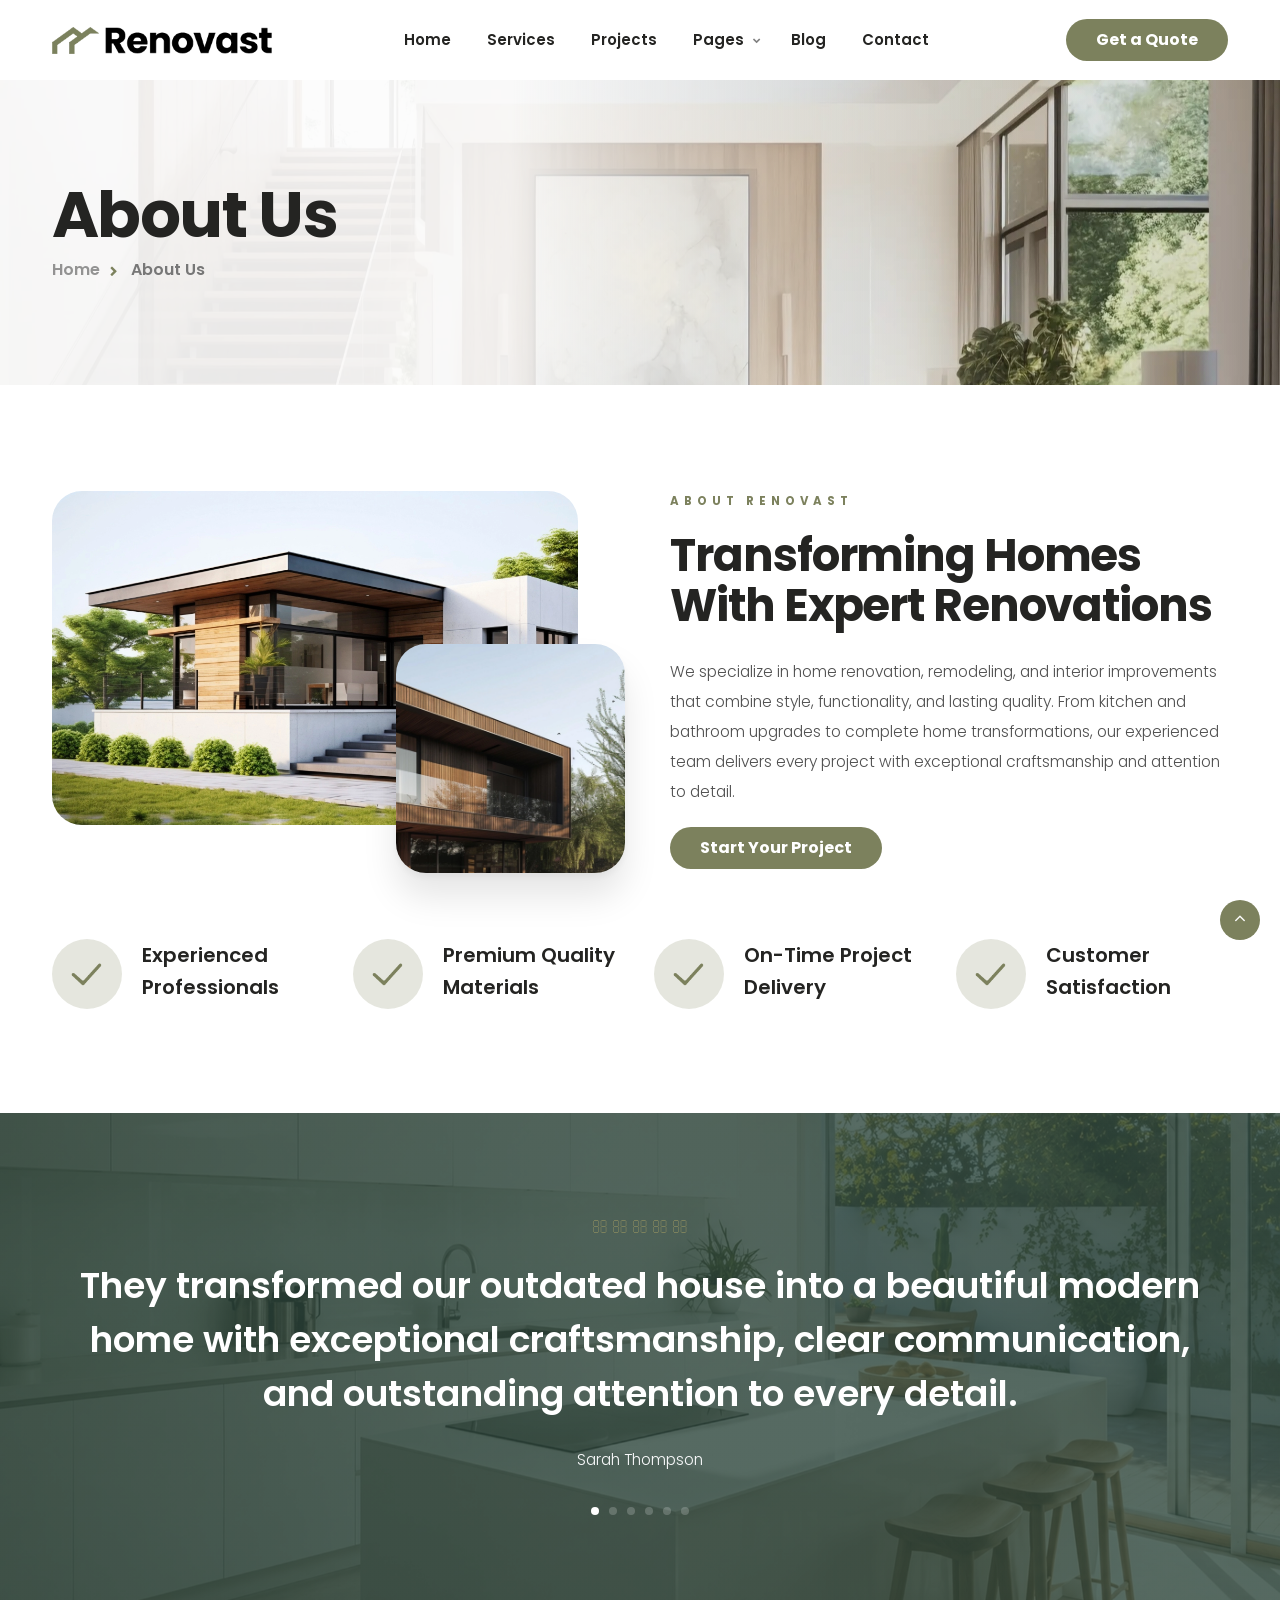
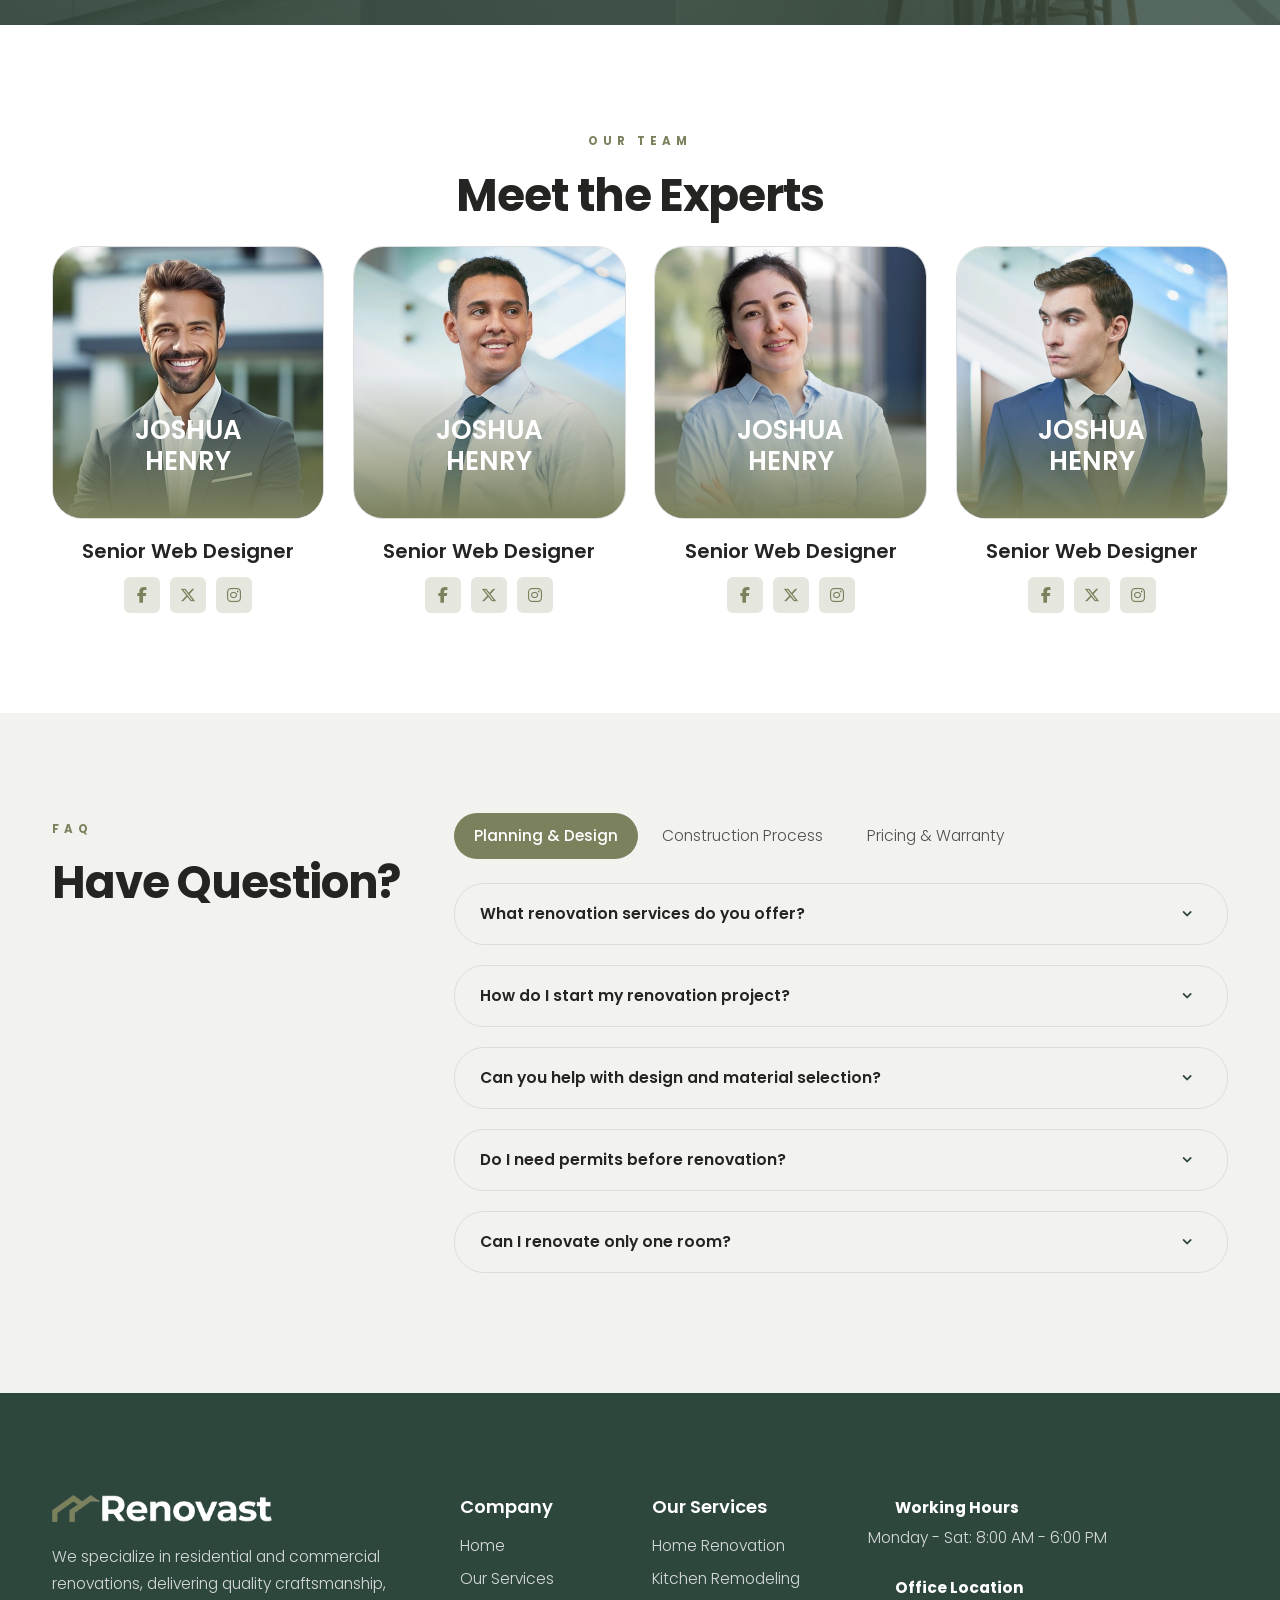
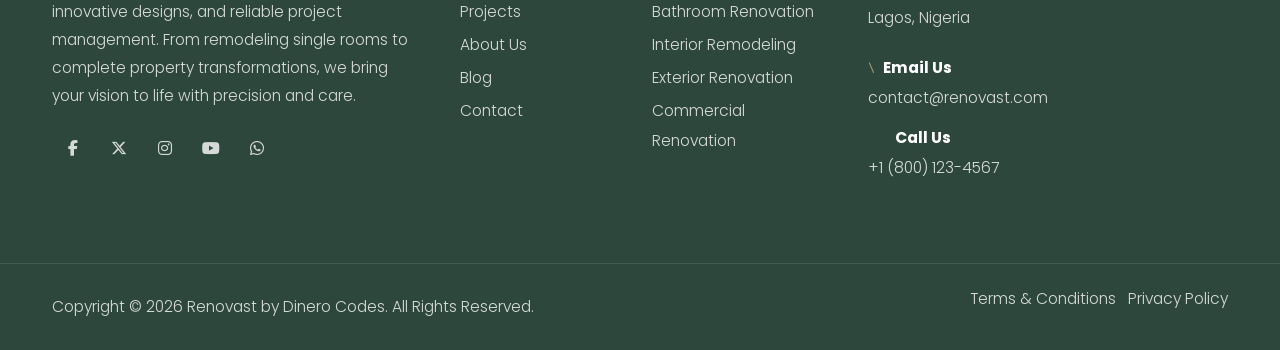
<file: about.html>
<!DOCTYPE html>
<html lang="en">

<head>
    <title>Renovast — About Us</title>
    <link rel="icon" href="images/icon.webp" type="image/gif" sizes="16x16">
    <meta content="text/html;charset=utf-8" http-equiv="Content-Type">
    <meta content="width=device-width, initial-scale=1.0" name="viewport">
    <meta content="Renovast — About Us" name="description">
    <meta content="" name="keywords">
    <meta content="" name="author">
    <!-- CSS Files
    ================================================== -->
    <link href="css/bootstrap.min.css" rel="stylesheet" type="text/css" id="bootstrap">
    <link href="css/plugins.css" rel="stylesheet" type="text/css">
    <link href="css/swiper.css" rel="stylesheet" type="text/css">
    <link href="css/style.css" rel="stylesheet" type="text/css">
    <link href="css/coloring.css" rel="stylesheet" type="text/css">
    <!-- color scheme -->
    <link id="colors" href="css/colors/scheme-01.css" rel="stylesheet" type="text/css">

</head>

<body>

<header class="header-light">
    <div class="container">
        <div class="row">
            <div class="col-md-12">
                <div class="de-flex sm-pt10">
                    <div class="de-flex-col">
                        <!-- logo begin -->
                        <div id="logo">
                            <a href="index.html">
                                <img class="logo-main" src="images/logo.webp" alt="">
                                <img class="logo-scroll" src="images/logo.webp" alt="">
                                <img class="logo-mobile" src="images/logo-mobile.webp" alt="">
                            </a>
                        </div>
                        <!-- logo end -->
                    </div>
                    <div class="de-flex-col header-col-mid">
                        <!-- mainemenu begin -->
                        <ul id="mainmenu">
                            <li><a href="index.html">Home</a>
                            </li>
                            <li><a href="services.html">Services</a>
                            </li>
                            <li><a href="projects.html">Projects</a>
                            </li>
                            <li><a class="menu-item" href="#">Pages</a>
                                <ul>
                                    <li><a href="get-a-quote.html">Get a Quote</a></li>
                                    <li><a href="about.html">About Us</a></li>
                                    <li><a href="faq.html">FAQ</a></li>
                                </ul>
                            </li>
                            <li><a href="blog.html">Blog</a>
                            </li>
                            <li><a href="contact.html">Contact</a></li>
                        </ul>
                        <!-- mainmenu end -->
                    </div>
                    <div class="de-flex-col">
                        <div class="menu_side_area">
                            <a href="get-a-quote.html" class="btn-main fx-slide"><span>Get a Quote</span></a>
                            <span id="menu-btn"></span>
                        </div>
                    </div>
                </div>
            </div>
        </div>
    </div>
</header>


    <main>

        <a href="#" id="back-to-top"></a>

        <!-- page preloader begin -->
        <div id="de-loader"></div>
        <!-- page preloader close -->

        <section class="jarallax relative overflow-hidden z-1000 mt-80">
            <img src="images/background/3.webp" class="jarallax-img" alt="">
            <div class="sw-overlay op-2"></div>
            <div class="gradient-edge-start light w-40 start-40 op-9 z-2"></div>
            <div class="abs w-40 h-100 bg-white top-0 start-0 op-9 z-2"></div>
            <div class="container relative z-2">
                <div class="row wow fadeInRight">
                    <div class="col-lg-10">
                        <h1 class="fs-sm-10vw mb-0">
                            About Us
                        </h1>

                        <ul class="crumb">
                            <li><a href="index.html">Home</a></li>
                            <li class="active">About Us</li>
                        </ul>
                    </div>
                </div>
            </div>
        </section>

        <section>
            <div class="container">
                <div class="row g-4 align-items-center">
                    <div class="col-lg-6">
                        <div class="relative">
                            <div class="w-100 pe-5 pb-5 wow scaleIn">
                                <img src="images/misc/l1.webp" class="w-100 rounded-1" alt="">
                            </div>
                            <img src="images/misc/s1.webp" class="w-40 rounded-1 abs end-0 bottom-0 z-2 soft-shadow wow scaleIn" data-wow-delay=".2s" alt="">
                        </div>
                    </div>

                    <div class="col-lg-6">
                        <div class="ps-lg-3">

                            <div class="subtitle wow fadeInUp" data-wow-delay=".2s">
                                About Renovast
                            </div>

                            <h2 class="wow fadeInUp" data-wow-delay=".4s">
                                Transforming Homes <br> With Expert Renovations
                            </h2>

                            <p class="wow fadeInUp" data-wow-delay=".6s">
                                We specialize in home renovation, remodeling, and interior improvements that combine style, functionality, and lasting quality. From kitchen and bathroom upgrades to complete home transformations, our experienced team delivers every project with exceptional
                                craftsmanship and attention to detail.
                            </p>

                            <a href="contact.html" class="btn-main fx-slide wow fadeInUp" data-wow-delay=".8s">
                                <span>Start Your Project</span>
                            </a>

                        </div>
                    </div>
                </div>

                <div class="spacer-double"></div>

                <div class="row g-4">
                    <div class="col-md-3 wow fadeInUp" data-wow-delay=".3s">
                        <div class="relative">
                            <span class="abs w-70px p-3 circle bg-color-op-2 d-block">
                                <img src="images/icons-color/check.png" class="w-100" alt="">
                            </span>
                            <div class="ps-90">
                                <h3 class="hs-4">Experienced Professionals</h3>
                            </div>
                        </div>
                    </div>
                    <div class="col-md-3 wow fadeInUp" data-wow-delay=".4s">
                        <div class="relative">
                            <span class="abs w-70px p-3 circle bg-color-op-2 d-block">
                                <img src="images/icons-color/check.png" class="w-100" alt="">
                            </span>
                            <div class="ps-90">
                                <h3 class="hs-4">Premium Quality Materials</h3>
                            </div>
                        </div>
                    </div>
                    <div class="col-md-3 wow fadeInUp" data-wow-delay=".5s">
                        <div class="relative">
                            <span class="abs w-70px p-3 circle bg-color-op-2 d-block">
                                <img src="images/icons-color/check.png" class="w-100" alt="">
                            </span>
                            <div class="ps-90">
                                <h3 class="hs-4">On-Time Project Delivery</h3>
                            </div>
                        </div>
                    </div>
                    <div class="col-md-3 wow fadeInUp" data-wow-delay=".6s">
                        <div class="relative">
                            <span class="abs w-70px p-3 circle bg-color-op-2 d-block">
                                <img src="images/icons-color/check.png" class="w-100" alt="">
                            </span>
                            <div class="ps-90">
                                <h3 class="hs-4">Customer Satisfaction</h3>
                            </div>
                        </div>
                    </div>
                </div>
            </div>
        </section>

        <section class="jarallax bg-dark-1 text-light">
            <img src="images/background/1.webp" class="jarallax-img" alt="">
            <div class="sw-overlay"></div>

            <div class="container">
                <div class="row g-4 justify-content-center">
                    <div class="col-lg-12 text-center">

                        <div class="owl-single-dots owl-carousel owl-theme">

                            <div class="item">
                                <span class="d-stars id-color d-block mb-3">
                                    <i class="icofont-star"></i>
                                    <i class="icofont-star"></i>
                                    <i class="icofont-star"></i>
                                    <i class="icofont-star"></i>
                                    <i class="icofont-star"></i>
                                </span>
                                <h3 class="mb-4 wow fadeInUp fs-36">
                                    They transformed our outdated house into a beautiful modern home with exceptional craftsmanship, clear communication, and outstanding attention to every detail.
                                </h3>
                                <span class="wow fadeInUp">Sarah Thompson</span>
                            </div>

                            <div class="item">
                                <span class="d-stars id-color d-block mb-3">
                                    <i class="icofont-star"></i>
                                    <i class="icofont-star"></i>
                                    <i class="icofont-star"></i>
                                    <i class="icofont-star"></i>
                                    <i class="icofont-star"></i>
                                </span>
                                <h3 class="mb-4 wow fadeInUp fs-36">
                                    The renovation finished exactly on schedule with excellent workmanship, transparent pricing, and a friendly team that exceeded all our expectations.
                                </h3>
                                <span class="wow fadeInUp">Michael Carter</span>
                            </div>

                            <div class="item">
                                <span class="d-stars id-color d-block mb-3">
                                    <i class="icofont-star"></i>
                                    <i class="icofont-star"></i>
                                    <i class="icofont-star"></i>
                                    <i class="icofont-star"></i>
                                    <i class="icofont-star"></i>
                                </span>
                                <h3 class="mb-4 wow fadeInUp fs-36">
                                    Every room was completed with incredible precision and quality, creating a stylish living space that perfectly matched our original vision.
                                </h3>
                                <span class="wow fadeInUp">Emily Johnson</span>
                            </div>

                            <div class="item">
                                <span class="d-stars id-color d-block mb-3">
                                    <i class="icofont-star"></i>
                                    <i class="icofont-star"></i>
                                    <i class="icofont-star"></i>
                                    <i class="icofont-star"></i>
                                    <i class="icofont-star"></i>
                                </span>
                                <h3 class="mb-4 wow fadeInUp fs-36">
                                    Our kitchen renovation completely transformed the heart of our home with premium finishes, smart design, and remarkable craftsmanship throughout.
                                </h3>
                                <span class="wow fadeInUp">Jessica Brown</span>
                            </div>

                            <div class="item">
                                <span class="d-stars id-color d-block mb-3">
                                    <i class="icofont-star"></i>
                                    <i class="icofont-star"></i>
                                    <i class="icofont-star"></i>
                                    <i class="icofont-star"></i>
                                    <i class="icofont-star"></i>
                                </span>
                                <h3 class="mb-4 wow fadeInUp fs-36">
                                    From the initial consultation to the final handover, every stage was organized professionally, making the entire renovation completely stress free.
                                </h3>
                                <span class="wow fadeInUp">Daniel Wilson</span>
                            </div>

                            <div class="item">
                                <span class="d-stars id-color d-block mb-3">
                                    <i class="icofont-star"></i>
                                    <i class="icofont-star"></i>
                                    <i class="icofont-star"></i>
                                    <i class="icofont-star"></i>
                                    <i class="icofont-star"></i>
                                </span>
                                <h3 class="mb-4 wow fadeInUp fs-36">
                                    We highly recommend this renovation team for delivering exceptional quality, reliable service, beautiful results, and outstanding value from beginning to end.
                                </h3>
                                <span class="wow fadeInUp">Olivia Martinez</span>
                            </div>

                        </div>

                    </div>
                </div>
            </div>
        </section>

        <section>
            <div class="container">
                <div class="row g-4 justify-content-center">
                    <div class="col-lg-6">
                        <div class="text-center">
                            <div class="subtitle wow fadeInUp">Our Team</div>
                            <h2 class="wow fadeInUp" data-wow-delay=".2s">Meet the Experts</h2>
                        </div>
                    </div>
                </div>
                <div class="row g-4">
                    <div class="col-lg-3 text-center">
                        <div class="bg-white relative border-gray rounded-1 overflow-hidden">
                            <img src="images/team/1.webp" class="w-100" alt="">
                            <div class="abs w-100 start-0 bottom-0 z-3">
                                <div class="p-40 text-light relative z-2">
                                    <h3 class="mb-0 text-uppercase lh-1-2">Joshua<br>Henry</h3>
                                </div>
                                <div class="gradient-edge-bottom color h-100"></div>
                            </div>
                        </div>
                        <h4 class="mt-3">Senior Web Designer</h4>
                        <div class="social-icons">
                            <a href="#"><i class="bg-color-op-2 id-color bg-hover-2 text-hover-white fa-brands fa-facebook-f"></i></a>
                            <a href="#"><i class="bg-color-op-2 id-color bg-hover-2 text-hover-white fa-brands fa-x-twitter"></i></a>
                            <a href="#"><i class="bg-color-op-2 id-color bg-hover-2 text-hover-white fa-brands fa-instagram"></i></a>
                        </div>
                    </div>

                    <div class="col-lg-3 text-center">
                        <div class="bg-white relative border-gray rounded-1 overflow-hidden">
                            <img src="images/team/2.webp" class="w-100" alt="">
                            <div class="abs w-100 start-0 bottom-0 z-3">
                                <div class="p-40 text-light relative z-2">
                                    <h3 class="mb-0 text-uppercase lh-1-2">Joshua<br>Henry</h3>
                                </div>
                                <div class="gradient-edge-bottom color h-100"></div>
                            </div>
                        </div>
                        <h4 class="mt-3">Senior Web Designer</h4>
                        <div class="social-icons">
                            <a href="#"><i class="bg-color-op-2 id-color bg-hover-2 text-hover-white fa-brands fa-facebook-f"></i></a>
                            <a href="#"><i class="bg-color-op-2 id-color bg-hover-2 text-hover-white fa-brands fa-x-twitter"></i></a>
                            <a href="#"><i class="bg-color-op-2 id-color bg-hover-2 text-hover-white fa-brands fa-instagram"></i></a>
                        </div>
                    </div>

                    <div class="col-lg-3 text-center">
                        <div class="bg-white relative border-gray rounded-1 overflow-hidden">
                            <img src="images/team/3.webp" class="w-100" alt="">
                            <div class="abs w-100 start-0 bottom-0 z-3">
                                <div class="p-40 text-light relative z-2">
                                    <h3 class="mb-0 text-uppercase lh-1-2">Joshua<br>Henry</h3>
                                </div>
                                <div class="gradient-edge-bottom color h-100"></div>
                            </div>
                        </div>
                        <h4 class="mt-3">Senior Web Designer</h4>
                        <div class="social-icons">
                            <a href="#"><i class="bg-color-op-2 id-color bg-hover-2 text-hover-white fa-brands fa-facebook-f"></i></a>
                            <a href="#"><i class="bg-color-op-2 id-color bg-hover-2 text-hover-white fa-brands fa-x-twitter"></i></a>
                            <a href="#"><i class="bg-color-op-2 id-color bg-hover-2 text-hover-white fa-brands fa-instagram"></i></a>
                        </div>
                    </div>

                    <div class="col-lg-3 text-center">
                        <div class="bg-white relative border-gray rounded-1 overflow-hidden">
                            <img src="images/team/4.webp" class="w-100" alt="">
                            <div class="abs w-100 start-0 bottom-0 z-3">
                                <div class="p-40 text-light relative z-2">
                                    <h3 class="mb-0 text-uppercase lh-1-2">Joshua<br>Henry</h3>
                                </div>
                                <div class="gradient-edge-bottom color h-100"></div>
                            </div>
                        </div>
                        <h4 class="mt-3">Senior Web Designer</h4>
                        <div class="social-icons">
                            <a href="#"><i class="bg-color-op-2 id-color bg-hover-2 text-hover-white fa-brands fa-facebook-f"></i></a>
                            <a href="#"><i class="bg-color-op-2 id-color bg-hover-2 text-hover-white fa-brands fa-x-twitter"></i></a>
                            <a href="#"><i class="bg-color-op-2 id-color bg-hover-2 text-hover-white fa-brands fa-instagram"></i></a>
                        </div>
                    </div>

                </div>
            </div>
        </section>

        <section class="bg-color-op-1">
            <div class="container">
                <div class="row g-4 justify-content-between">

                    <div class="col-lg-4">
                        <div class="subtitle id-color wow fadeInUp">FAQ</div>

                        <h2 class="wow fadeInUp" data-wow-delay=".2s">
                            Have Question?
                        </h2>
                    </div>

                    <div class="col-lg-8">
                        <div class="de-tab">

                            <ul class="d-tab-nav mb-4">
                                <li class="active-tab">Planning &amp; Design</li>
                                <li>Construction Process</li>
                                <li>Pricing &amp; Warranty</li>
                            </ul>

                            <ul class="d-tab-content">

                                <!-- Planning & Design -->
                                <li>
                                    <div class="accordion">
                                        <div class="accordion-section">

                                            <div class="accordion-s1">
                                                <div class="accordion-section-title" data-tab="#accordion-a1">
                                                    What renovation services do you offer?
                                                </div>
                                                <div class="accordion-section-content" id="accordion-a1">
                                                    We specialize in kitchen remodeling, bathroom renovations, home additions, basement finishing, flooring, and complete home renovations.
                                                </div>
                                            </div>

                                            <div class="accordion-s1">
                                                <div class="accordion-section-title" data-tab="#accordion-a2">
                                                    How do I start my renovation project?
                                                </div>
                                                <div class="accordion-section-content" id="accordion-a2">
                                                    Simply contact our team to schedule a consultation. We'll discuss your ideas, inspect the property, and prepare a personalized renovation plan.
                                                </div>
                                            </div>

                                            <div class="accordion-s1">
                                                <div class="accordion-section-title" data-tab="#accordion-a3">
                                                    Can you help with design and material selection?
                                                </div>
                                                <div class="accordion-section-content" id="accordion-a3">
                                                    Yes. Our design specialists help you choose layouts, finishes, colors, fixtures, and materials that match your style and budget.
                                                </div>
                                            </div>

                                            <div class="accordion-s1">
                                                <div class="accordion-section-title" data-tab="#accordion-a4">
                                                    Do I need permits before renovation?
                                                </div>
                                                <div class="accordion-section-content" id="accordion-a4">
                                                    Some projects require permits depending on local regulations. We can guide you through the approval process when necessary.
                                                </div>
                                            </div>

                                            <div class="accordion-s1">
                                                <div class="accordion-section-title" data-tab="#accordion-a5">
                                                    Can I renovate only one room?
                                                </div>
                                                <div class="accordion-section-content" id="accordion-a5">
                                                    Absolutely. Whether it's a single room or an entire house, we customize every project to meet your specific needs.
                                                </div>
                                            </div>

                                        </div>
                                    </div>
                                </li>

                                <!-- Construction Process -->
                                <li>
                                    <div class="accordion">
                                        <div class="accordion-section">

                                            <div class="accordion-s1">
                                                <div class="accordion-section-title" data-tab="#accordion-b1">
                                                    How long does a renovation usually take?
                                                </div>
                                                <div class="accordion-section-content" id="accordion-b1">
                                                    Project duration depends on the size and complexity. Small renovations may take a few weeks, while larger remodels require several months.
                                                </div>
                                            </div>

                                            <div class="accordion-s1">
                                                <div class="accordion-section-title" data-tab="#accordion-b2">
                                                    Can I stay in my home during renovation?
                                                </div>
                                                <div class="accordion-section-content" id="accordion-b2">
                                                    In many cases, yes. For larger renovations affecting multiple rooms, temporary relocation may be recommended for comfort and safety.
                                                </div>
                                            </div>

                                            <div class="accordion-s1">
                                                <div class="accordion-section-title" data-tab="#accordion-b3">
                                                    How do you keep the work area clean?
                                                </div>
                                                <div class="accordion-section-content" id="accordion-b3">
                                                    We use protective coverings, dust barriers, and daily site cleanup to minimize disruption throughout the renovation process.
                                                </div>
                                            </div>

                                            <div class="accordion-s1">
                                                <div class="accordion-section-title" data-tab="#accordion-b4">
                                                    Will I receive project progress updates?
                                                </div>
                                                <div class="accordion-section-content" id="accordion-b4">
                                                    Yes. We provide regular updates so you always know the current progress, upcoming milestones, and project schedule.
                                                </div>
                                            </div>

                                            <div class="accordion-s1">
                                                <div class="accordion-section-title" data-tab="#accordion-b5">
                                                    What materials do you use?
                                                </div>
                                                <div class="accordion-section-content" id="accordion-b5">
                                                    We work with trusted suppliers and premium-quality materials to ensure lasting durability, performance, and beautiful finishes.
                                                </div>
                                            </div>

                                        </div>
                                    </div>
                                </li>

                                <!-- Pricing & Warranty -->
                                <li>
                                    <div class="accordion">
                                        <div class="accordion-section">

                                            <div class="accordion-s1">
                                                <div class="accordion-section-title" data-tab="#accordion-c1">
                                                    How much does a renovation cost?
                                                </div>
                                                <div class="accordion-section-content" id="accordion-c1">
                                                    Costs vary depending on the project scope, materials, and design requirements. We provide detailed, transparent estimates before work begins.
                                                </div>
                                            </div>

                                            <div class="accordion-s1">
                                                <div class="accordion-section-title" data-tab="#accordion-c2">
                                                    Do you provide free estimates?
                                                </div>
                                                <div class="accordion-section-content" id="accordion-c2">
                                                    Yes. We offer free consultations and project estimates to help you plan your renovation with confidence.
                                                </div>
                                            </div>

                                            <div class="accordion-s1">
                                                <div class="accordion-section-title" data-tab="#accordion-c3">
                                                    Are there any hidden charges?
                                                </div>
                                                <div class="accordion-section-content" id="accordion-c3">
                                                    No. We believe in transparent pricing, with every cost clearly explained before construction begins.
                                                </div>
                                            </div>

                                            <div class="accordion-s1">
                                                <div class="accordion-section-title" data-tab="#accordion-c4">
                                                    Do you offer warranties on your work?
                                                </div>
                                                <div class="accordion-section-content" id="accordion-c4">
                                                    Yes. Our workmanship is backed by a comprehensive warranty, giving you confidence in the quality of every renovation.
                                                </div>
                                            </div>

                                            <div class="accordion-s1">
                                                <div class="accordion-section-title" data-tab="#accordion-c5">
                                                    What payment options are available?
                                                </div>
                                                <div class="accordion-section-content" id="accordion-c5">
                                                    We accept multiple payment methods and flexible payment schedules based on project milestones and contract terms.
                                                </div>
                                            </div>

                                        </div>
                                    </div>
                                </li>

                            </ul>

                        </div>
                    </div>

                </div>
            </div>
        </section>

    </main>

    <footer class="section-dark">
        <div class="container">
            <div class="row gx-5">
    
                <div class="col-lg-4 col-sm-6">
                    <img src="images/logo-white.webp" class="logo-footer" alt="">
                    <div class="spacer-20"></div>
    
                    <p>
                        We specialize in residential and commercial renovations, delivering quality craftsmanship,
                        innovative designs, and reliable project management. From remodeling single rooms to complete
                        property transformations, we bring your vision to life with precision
                        and care.
                    </p>
    
                    <div class="social-icons mb-sm-30">
                        <a href="#"><i class="fa-brands fa-facebook-f"></i></a>
                        <a href="#"><i class="fa-brands fa-x-twitter"></i></a>
                        <a href="#"><i class="fa-brands fa-instagram"></i></a>
                        <a href="#"><i class="fa-brands fa-youtube"></i></a>
                        <a href="#"><i class="fa-brands fa-whatsapp"></i></a>
                    </div>
                </div>
    
                <div class="col-lg-4 col-sm-12 order-lg-1 order-sm-2">
                    <div class="row">
    
                        <div class="col-lg-6 col-sm-6">
                            <div class="widget">
                                <h2 class="hs-5">Company</h2>
                                <ul>
                                    <li><a href="index.html">Home</a></li>
                                    <li><a href="services.html">Our Services</a></li>
                                    <li><a href="projects.html">Projects</a></li>
                                    <li><a href="about.html">About Us</a></li>
                                    <li><a href="blog.html">Blog</a></li>
                                    <li><a href="contact.html">Contact</a></li>
                                </ul>
                            </div>
                        </div>
    
                        <div class="col-lg-6 col-sm-6">
                            <div class="widget">
                                <h2 class="hs-5">Our Services</h2>
                                <ul>
                                    <li><a href="services.html">Home Renovation</a></li>
                                    <li><a href="services.html">Kitchen Remodeling</a></li>
                                    <li><a href="services.html">Bathroom Renovation</a></li>
                                    <li><a href="services.html">Interior Remodeling</a></li>
                                    <li><a href="services.html">Exterior Renovation</a></li>
                                    <li><a href="services.html">Commercial Renovation</a></li>
                                </ul>
                            </div>
                        </div>
    
                    </div>
                </div>
    
                <div class="col-lg-4 col-sm-6 order-lg-2 order-sm-1">
                    <div class="widget">
    
                        <div class="fw-bold text-white">
                            <i class="icofont-clock-time me-2 id-color-2"></i> Working Hours
                        </div>
                        Monday - Sat: 8:00 AM - 6:00 PM<br>
    
                        <div class="spacer-20"></div>
    
                        <div class="fw-bold text-white">
                            <i class="icofont-location-pin me-2 id-color-2"></i> Office Location
                        </div>
                        Lagos, Nigeria
    
                        <div class="spacer-20"></div>
    
                        <div class="fw-bold text-white">
                            <i class="icofont-envelope me-2 id-color-2"></i> Email Us
                        </div>
                        contact@renovast.com
    
                        <div class="spacer-10"></div>
    
                        <div class="fw-bold text-white">
                            <i class="icofont-phone me-2 id-color-2"></i> Call Us
                        </div>
                        +1 (800) 123-4567
    
                    </div>
                </div>
    
            </div>
        </div>
    
        <div class="subfooter">
            <div class="container">
                <div class="row">
                    <div class="col-md-12">
                        <div class="de-flex">
                            <div class="de-flex-col">
                                Copyright © 2026 Renovast by Dinero Codes. All Rights Reserved.
                            </div>
    
                            <ul class="list-inline">
                                <li class="list-inline-item"><a href="#">Terms &amp; Conditions</a></li>
                                <li class="list-inline-item"><a href="#">Privacy Policy</a></li>
                            </ul>
                        </div>
                    </div>
                </div>
            </div>
        </div>
    </footer>

    <!-- Javascript Files
    ================================================== -->
    <script src="js/vendors.js"></script>
    <script src="js/designesia.js"></script>

</body>

</html>
</file>
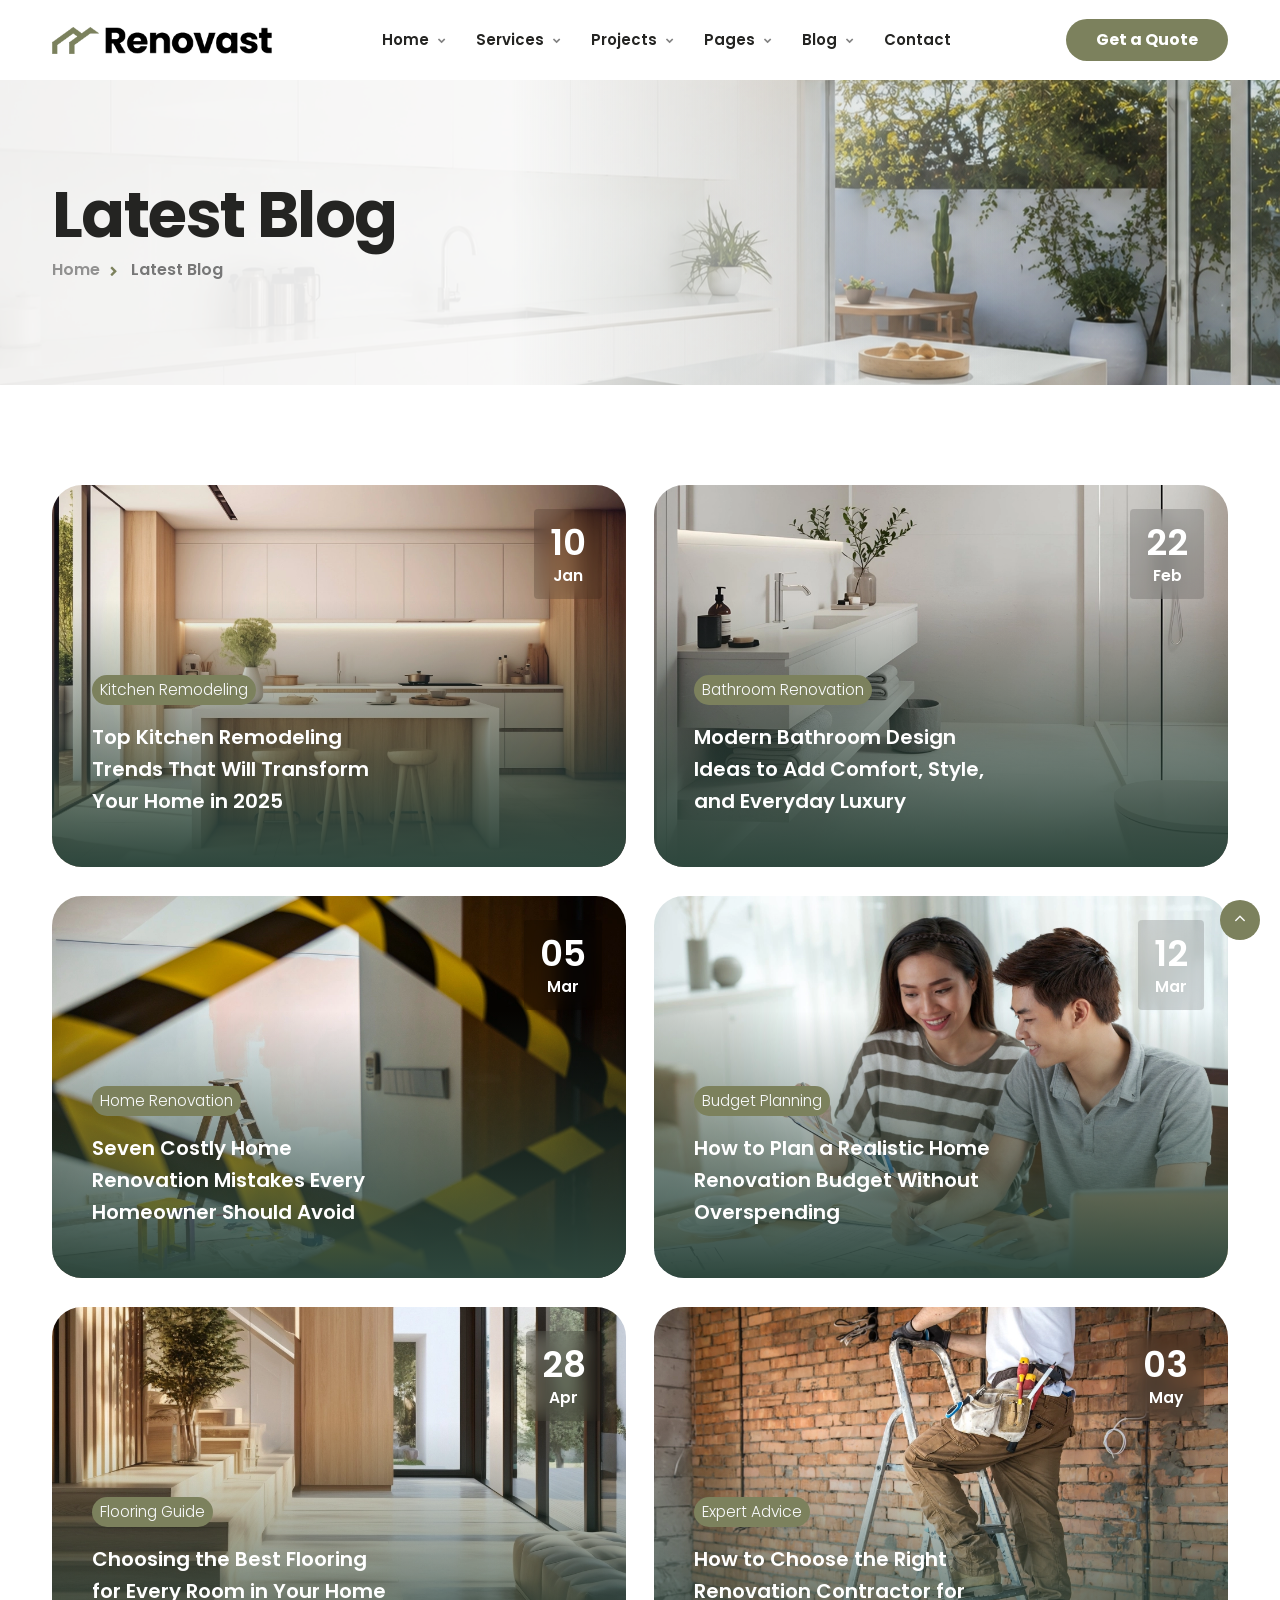
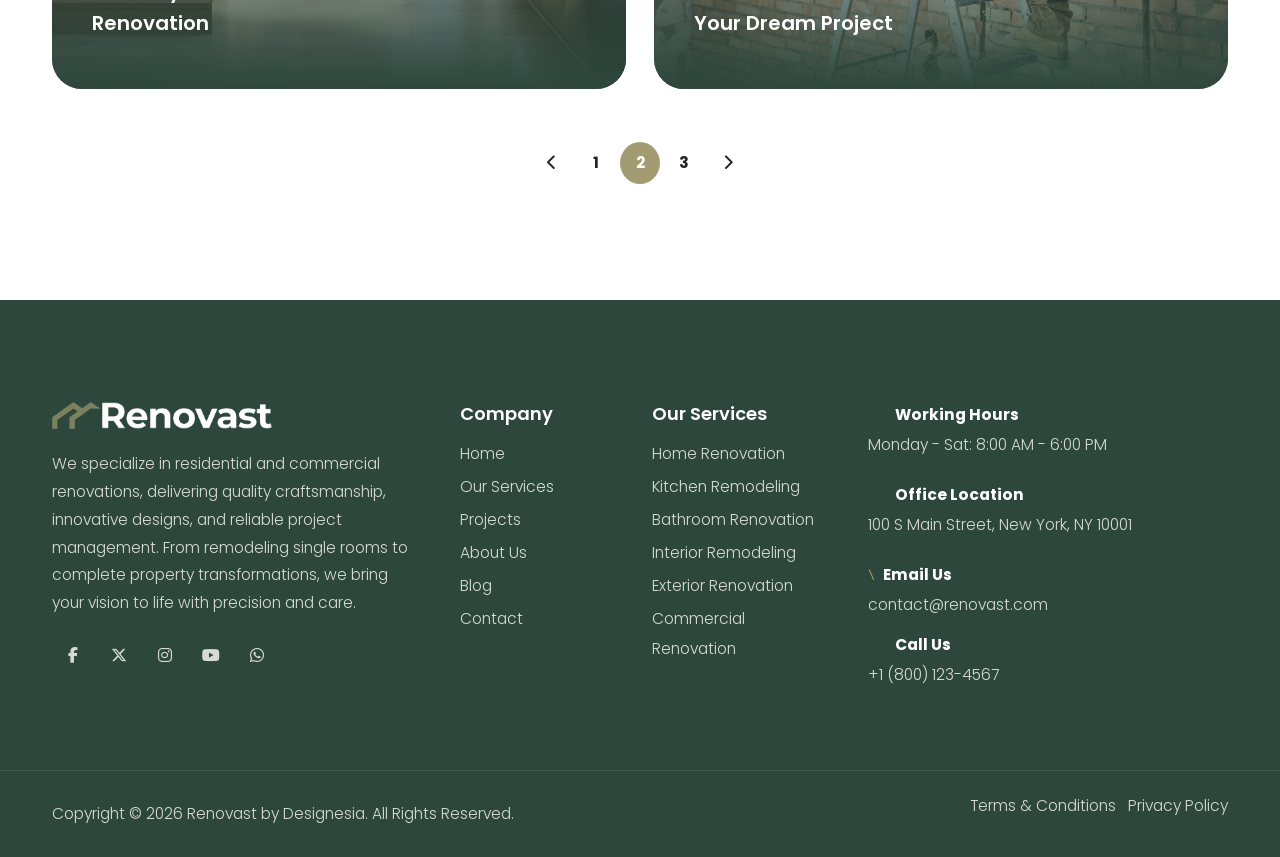
<file: blog-style-2.html>
<!DOCTYPE html>
<html lang="en">

<head>
    <title>Renovast — Home Renovation Website Template</title>
    <link rel="icon" href="images/icon.webp" type="image/gif" sizes="16x16">
    <meta content="text/html;charset=utf-8" http-equiv="Content-Type">
    <meta content="width=device-width, initial-scale=1.0" name="viewport">
    <meta content="Renovast — Home Renovation Website Template" name="description">
    <meta content="" name="keywords">
    <meta content="" name="author">
    <!-- CSS Files
    ================================================== -->
    <link href="css/bootstrap.min.css" rel="stylesheet" type="text/css" id="bootstrap">
    <link href="css/plugins.css" rel="stylesheet" type="text/css">
    <link href="css/swiper.css" rel="stylesheet" type="text/css">
    <link href="css/style.css" rel="stylesheet" type="text/css">
    <link href="css/coloring.css" rel="stylesheet" type="text/css">
    <!-- color scheme -->
    <link id="colors" href="css/colors/scheme-01.css" rel="stylesheet" type="text/css">

</head>

<body>

    <header class="header-light">
        <div class="container">
            <div class="row">
                <div class="col-md-12">
                    <div class="de-flex sm-pt10">
                        <div class="de-flex-col">
                            <!-- logo begin -->
                            <div id="logo">
                                <a href="index.html">
                                    <img class="logo-main" src="images/logo.webp" alt="" >
                                    <img class="logo-scroll" src="images/logo.webp" alt="" >
                                    <img class="logo-mobile" src="images/logo-mobile.webp" alt="" >
                                </a>
                            </div>
                            <!-- logo end -->
                        </div>
                        <div class="de-flex-col header-col-mid">
                            <!-- mainemenu begin -->
                            <ul id="mainmenu">
                                <li><a class="menu-item" href="index.html">Home</a>
                                    <ul>
                                        <li><a href="index.html">Homepage 1</a></li>
                                        <li><a href="index-2.html">Homepage 2</a></li>
                                        <li><a href="index-3.html">Homepage 3</a></li>
                                        <li><a href="index-4.html">Homepage 4</a></li>
                                        <li><a href="index-5.html">Homepage 5</a></li>
                                    </ul>
                                </li>
                                <li><a class="menu-item" href="services.html">Services</a>
                                    <ul>
                                        <li><a href="services.html">Services 1</a></li>
                                        <li><a href="services-style-2.html">Services 2</a></li>
                                        <li><a href="services-style-3.html">Services 3</a></li>
                                        <li><a href="services-style-4.html">Services 4</a></li>
                                        <li><a href="services-style-5.html">Services 5</a></li>
                                        <li><a href="service-single.html">Service Single</a></li>
                                    </ul>
                                </li>
                                <li><a class="menu-item" href="projects.html">Projects</a>
                                    <ul>
                                        <li><a href="projects.html">Projects Style 1</a></li>
                                        <li><a href="projects-style-2.html">Projects Style 2</a></li>
                                        <li><a href="project-single.html">Projects Single</a></li>
                                    </ul>
                                </li>
                                <li><a class="menu-item" href="#">Pages</a>
                                    <ul>
                                        <li><a href="get-a-quote.html">Get a Quote</a></li>
                                        <li><a href="about.html">About Us</a></li>
                                        <li><a href="team.html">Team</a></li>
                                        <li><a href="careers.html">Careers</a></li>
                                        <li><a href="testimonials.html">Testimonials</a></li>
                                        <li><a href="process.html">Our Process</a></li>
                                        <li><a href="faq.html">FAQ</a></li>
                                    </ul>
                                </li>
                                <li><a class="menu-item" href="blog.html">Blog</a>
                                    <ul>
                                        <li><a href="blog.html">Blog Style 1</a></li>
                                        <li><a href="blog-style-2.html">Blog Style 2</a></li>
                                        <li><a href="blog-single.html">Blog Single</a></li>
                                    </ul>
                                </li>
                                <li><a class="menu-item" href="contact.html">Contact</a></li>
                            </ul>
                            <!-- mainmenu end -->
                        </div>
                        <div class="de-flex-col">
                            <div class="menu_side_area">
                                <a href="get-a-quote.html" class="btn-main fx-slide"><span>Get a Quote</span></a>
                                <span id="menu-btn"></span>
                            </div>
                        </div>
                    </div>
                </div>
            </div>
        </div>
    </header>


    <main>

        <a href="#" id="back-to-top"></a>

        <!-- page preloader begin -->
        <div id="de-loader"></div>
        <!-- page preloader close -->

        <section class="jarallax relative overflow-hidden z-1000 mt-80">
            <img src="images/background/1.webp" class="jarallax-img" alt="">
            <div class="sw-overlay op-2"></div>
            <div class="gradient-edge-start light w-40 start-40 op-9 z-2"></div>
            <div class="abs w-40 h-100 bg-white top-0 start-0 op-9 z-2"></div>
            <div class="container relative z-2">
                <div class="row wow fadeInRight">
                    <div class="col-lg-10">
                        <h1 class="fs-sm-10vw mb-0">
                            Latest Blog
                        </h1>

                        <ul class="crumb">
                            <li><a href="index.html">Home</a></li>
                            <li class="active">Latest Blog</li>
                        </ul>
                    </div>
                </div>
            </div>
        </section>

        <section>
            <div class="container">
                <div class="row g-4">

                    <div class="col-lg-6">
                        <a href="blog-single.html" class="d-block hover relative rounded-1 overflow-hidden text-light">
                            <div class="relative">
                                <div class="abs end-0 z-2 bg-blur rounded-2 text-white p-3 pb-2 m-4 text-center fw-600">
                                    <h4 class="fs-36 mb-0 lh-1">10</h4>
                                    <span>Jan</span>
                                </div>
                            </div>
                            <img src="images/blog/1.webp" class="w-100 hover-scale-1-1" alt="">
                            <div class="absolute start-0 bottom-0 p-40 z-2 col-md-8">
                                <div class="bg-color rounded-1 p-0 px-2 d-inline-block mb-3">Kitchen Remodeling</div>
                                <h4>Top Kitchen Remodeling Trends That Will Transform Your Home in 2025</h4>
                            </div>
                            <div class="gradient-edge-bottom h-70"></div>
                        </a>
                    </div>

                    <div class="col-lg-6">
                        <a href="blog-single.html" class="d-block hover relative rounded-1 overflow-hidden text-light">
                            <div class="relative">
                                <div class="abs end-0 z-2 bg-blur rounded-2 text-white p-3 pb-2 m-4 text-center fw-600">
                                    <h4 class="fs-36 mb-0 lh-1">22</h4>
                                    <span>Feb</span>
                                </div>
                            </div>
                            <img src="images/blog/2.webp" class="w-100 hover-scale-1-1" alt="">
                            <div class="absolute start-0 bottom-0 p-40 z-2 col-md-8">
                                <div class="bg-color rounded-1 p-0 px-2 d-inline-block mb-3">Bathroom Renovation</div>
                                <h4>Modern Bathroom Design Ideas to Add Comfort, Style, and Everyday Luxury</h4>
                            </div>
                            <div class="gradient-edge-bottom h-70"></div>
                        </a>
                    </div>

                    <div class="col-lg-6">
                        <a href="blog-single.html" class="d-block hover relative rounded-1 overflow-hidden text-light">
                            <div class="relative">
                                <div class="abs end-0 z-2 bg-blur rounded-2 text-white p-3 pb-2 m-4 text-center fw-600">
                                    <h4 class="fs-36 mb-0 lh-1">05</h4>
                                    <span>Mar</span>
                                </div>
                            </div>
                            <img src="images/blog/3.webp" class="w-100 hover-scale-1-1" alt="">
                            <div class="absolute start-0 bottom-0 p-40 z-2 col-md-8">
                                <div class="bg-color rounded-1 p-0 px-2 d-inline-block mb-3">Home Renovation</div>
                                <h4>Seven Costly Home Renovation Mistakes Every Homeowner Should Avoid</h4>
                            </div>
                            <div class="gradient-edge-bottom h-70"></div>
                        </a>
                    </div>

                    <div class="col-lg-6">
                        <a href="blog-single.html" class="d-block hover relative rounded-1 overflow-hidden text-light">
                            <div class="relative">
                                <div class="abs end-0 z-2 bg-blur rounded-2 text-white p-3 pb-2 m-4 text-center fw-600">
                                    <h4 class="fs-36 mb-0 lh-1">12</h4>
                                    <span>Mar</span>
                                </div>
                            </div>
                            <img src="images/blog/4.webp" class="w-100 hover-scale-1-1" alt="">
                            <div class="absolute start-0 bottom-0 p-40 z-2 col-md-8">
                                <div class="bg-color rounded-1 p-0 px-2 d-inline-block mb-3">Budget Planning</div>
                                <h4>How to Plan a Realistic Home Renovation Budget Without Overspending</h4>
                            </div>
                            <div class="gradient-edge-bottom h-70"></div>
                        </a>
                    </div>

                    <div class="col-lg-6">
                        <a href="blog-single.html" class="d-block hover relative rounded-1 overflow-hidden text-light">
                            <div class="relative">
                                <div class="abs end-0 z-2 bg-blur rounded-2 text-white p-3 pb-2 m-4 text-center fw-600">
                                    <h4 class="fs-36 mb-0 lh-1">28</h4>
                                    <span>Apr</span>
                                </div>
                            </div>
                            <img src="images/blog/5.webp" class="w-100 hover-scale-1-1" alt="">
                            <div class="absolute start-0 bottom-0 p-40 z-2 col-md-8">
                                <div class="bg-color rounded-1 p-0 px-2 d-inline-block mb-3">Flooring Guide</div>
                                <h4>Choosing the Best Flooring for Every Room in Your Home Renovation</h4>
                            </div>
                            <div class="gradient-edge-bottom h-70"></div>
                        </a>
                    </div>

                    <div class="col-lg-6">
                        <a href="blog-single.html" class="d-block hover relative rounded-1 overflow-hidden text-light">
                            <div class="relative">
                                <div class="abs end-0 z-2 bg-blur rounded-2 text-white p-3 pb-2 m-4 text-center fw-600">
                                    <h4 class="fs-36 mb-0 lh-1">03</h4>
                                    <span>May</span>
                                </div>
                            </div>
                            <img src="images/blog/6.webp" class="w-100 hover-scale-1-1" alt="">
                            <div class="absolute start-0 bottom-0 p-40 z-2 col-md-8">
                                <div class="bg-color rounded-1 p-0 px-2 d-inline-block mb-3">Expert Advice</div>
                                <h4>How to Choose the Right Renovation Contractor for Your Dream Project</h4>
                            </div>
                            <div class="gradient-edge-bottom h-70"></div>
                        </a>
                    </div>

                    <!-- pagination begin -->
                    <div class="col-lg-12 pt-4 text-center">
                        <div class="d-inline-block">
                            <nav aria-label="Page navigation example">
                                <ul class="pagination">
                                    <li class="page-item">
                                        <a class="page-link" href="#" aria-label="Previous">
                                    <span aria-hidden="true"><i class="fa fa-chevron-left"></i></span>
                                  </a>
                                    </li>
                                    <li class="page-item"><a class="page-link" href="#">1</a></li>
                                    <li class="page-item active" aria-current="page"><a class="page-link" href="#">2</a></li>
                                    <li class="page-item"><a class="page-link" href="#">3</a></li>
                                    <li class="page-item">
                                        <a class="page-link" href="#" aria-label="Next">
                                    <span aria-hidden="true"><i class="fa fa-chevron-right"></i></span>
                                  </a>
                                    </li>
                                </ul>
                            </nav>
                        </div>
                    </div>
                    <!-- pagination end -->

                </div>
            </div>
        </section>

    </main>

    <footer class="section-dark">
        <div class="container">
            <div class="row gx-5">

                <div class="col-lg-4 col-sm-6">
                    <img src="images/logo-white.webp" class="logo-footer" alt="">
                    <div class="spacer-20"></div>

                    <p>
                        We specialize in residential and commercial renovations, delivering quality craftsmanship, innovative designs, and reliable project management. From remodeling single rooms to complete property transformations, we bring your vision to life with precision
                        and care.
                    </p>

                    <div class="social-icons mb-sm-30">
                        <a href="#"><i class="fa-brands fa-facebook-f"></i></a>
                        <a href="#"><i class="fa-brands fa-x-twitter"></i></a>
                        <a href="#"><i class="fa-brands fa-instagram"></i></a>
                        <a href="#"><i class="fa-brands fa-youtube"></i></a>
                        <a href="#"><i class="fa-brands fa-whatsapp"></i></a>
                    </div>
                </div>

                <div class="col-lg-4 col-sm-12 order-lg-1 order-sm-2">
                    <div class="row">

                        <div class="col-lg-6 col-sm-6">
                            <div class="widget">
                                <h2 class="hs-5">Company</h2>
                                <ul>
                                    <li><a href="index.html">Home</a></li>
                                    <li><a href="services.html">Our Services</a></li>
                                    <li><a href="projects.html">Projects</a></li>
                                    <li><a href="about.html">About Us</a></li>
                                    <li><a href="blog.html">Blog</a></li>
                                    <li><a href="contact.html">Contact</a></li>
                                </ul>
                            </div>
                        </div>

                        <div class="col-lg-6 col-sm-6">
                            <div class="widget">
                                <h2 class="hs-5">Our Services</h2>
                                <ul>
                                    <li><a href="service-single.html">Home Renovation</a></li>
                                    <li><a href="service-single.html">Kitchen Remodeling</a></li>
                                    <li><a href="service-single.html">Bathroom Renovation</a></li>
                                    <li><a href="service-single.html">Interior Remodeling</a></li>
                                    <li><a href="service-single.html">Exterior Renovation</a></li>
                                    <li><a href="service-single.html">Commercial Renovation</a></li>
                                </ul>
                            </div>
                        </div>

                    </div>
                </div>

                <div class="col-lg-4 col-sm-6 order-lg-2 order-sm-1">
                    <div class="widget">

                        <div class="fw-bold text-white">
                            <i class="icofont-clock-time me-2 id-color-2"></i> Working Hours
                        </div>
                        Monday - Sat: 8:00 AM - 6:00 PM<br>

                        <div class="spacer-20"></div>

                        <div class="fw-bold text-white">
                            <i class="icofont-location-pin me-2 id-color-2"></i> Office Location
                        </div>
                        100 S Main Street, New York, NY 10001

                        <div class="spacer-20"></div>

                        <div class="fw-bold text-white">
                            <i class="icofont-envelope me-2 id-color-2"></i> Email Us
                        </div>
                        contact@renovast.com

                        <div class="spacer-10"></div>

                        <div class="fw-bold text-white">
                            <i class="icofont-phone me-2 id-color-2"></i> Call Us
                        </div>
                        +1 (800) 123-4567

                    </div>
                </div>

            </div>
        </div>

        <div class="subfooter">
            <div class="container">
                <div class="row">
                    <div class="col-md-12">
                        <div class="de-flex">
                            <div class="de-flex-col">
                                Copyright © 2026 Renovast by Designesia. All Rights Reserved.
                            </div>

                            <ul class="list-inline">
                                <li class="list-inline-item"><a href="#">Terms &amp; Conditions</a></li>
                                <li class="list-inline-item"><a href="#">Privacy Policy</a></li>
                            </ul>
                        </div>
                    </div>
                </div>
            </div>
        </div>
    </footer>

    <!-- Javascript Files
    ================================================== -->
    <script src="js/vendors.js"></script>
    <script src="js/designesia.js"></script>

</body>

</html>
</file>
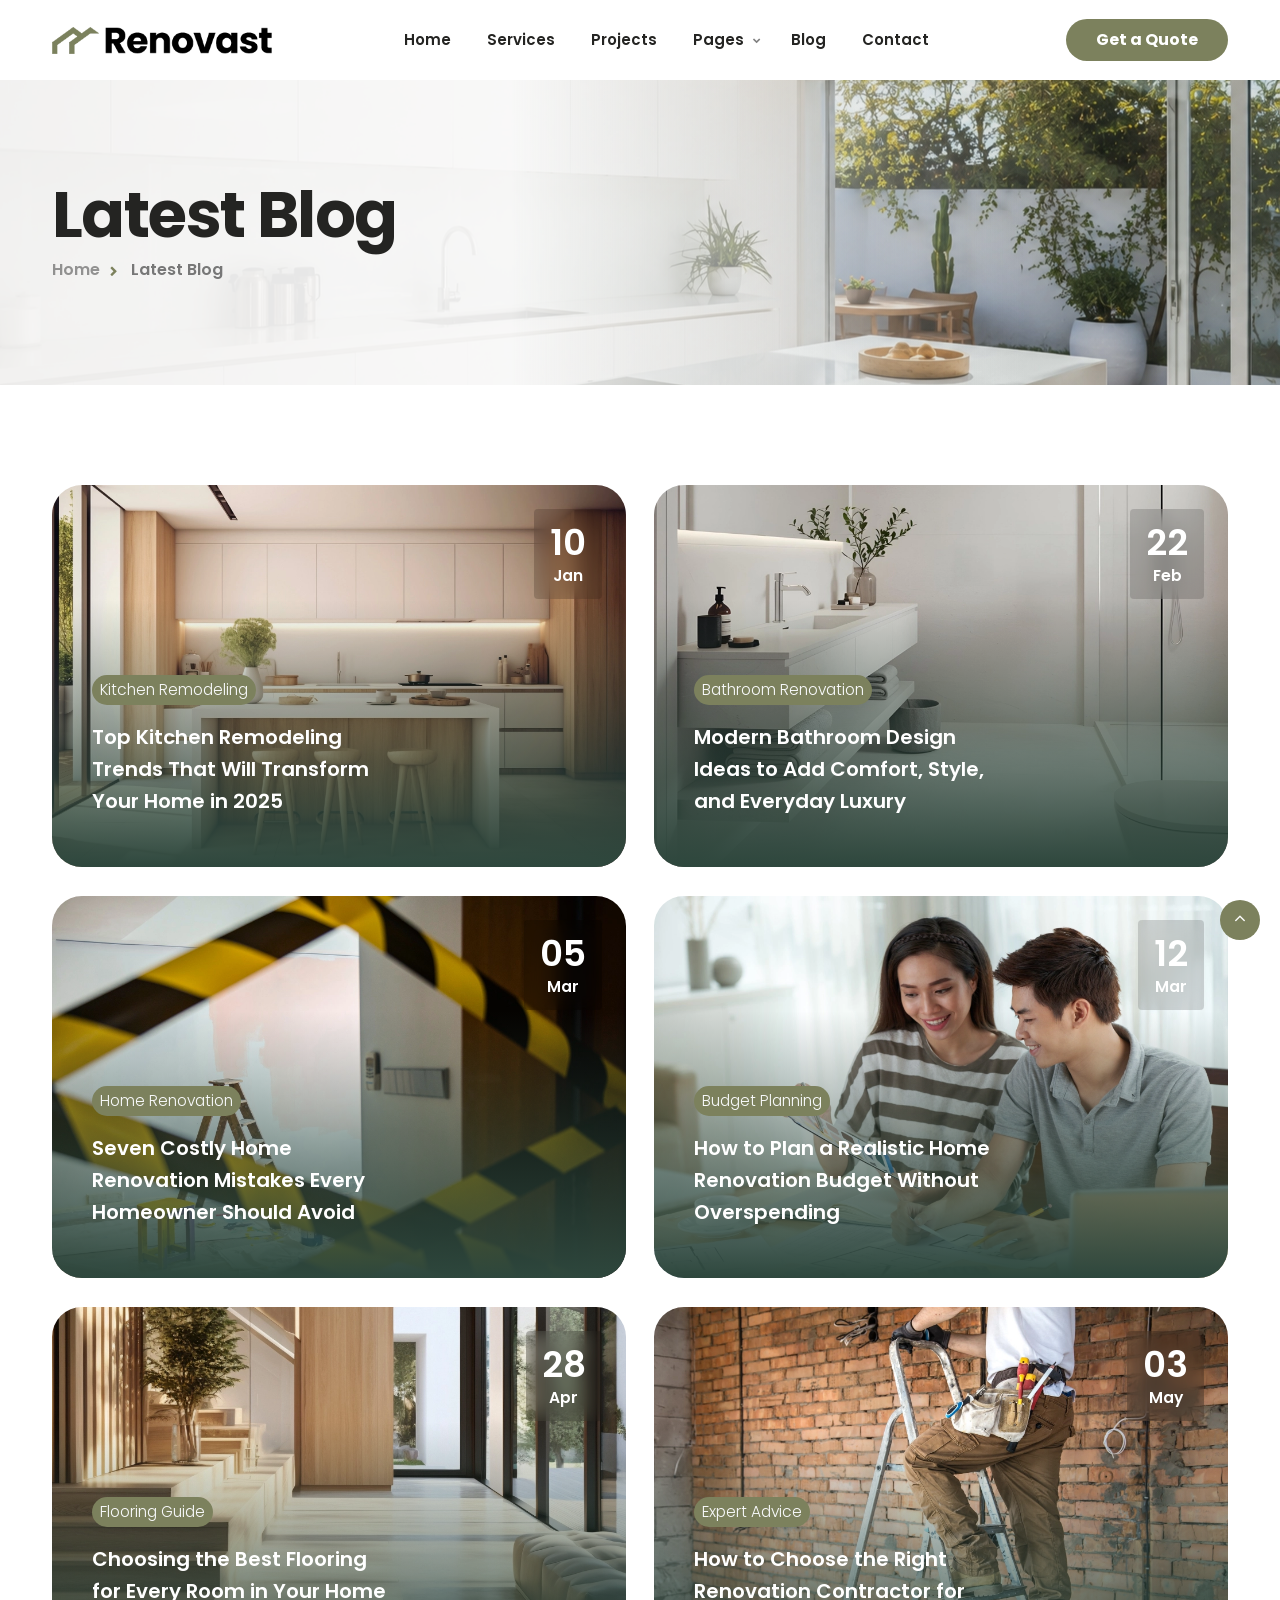
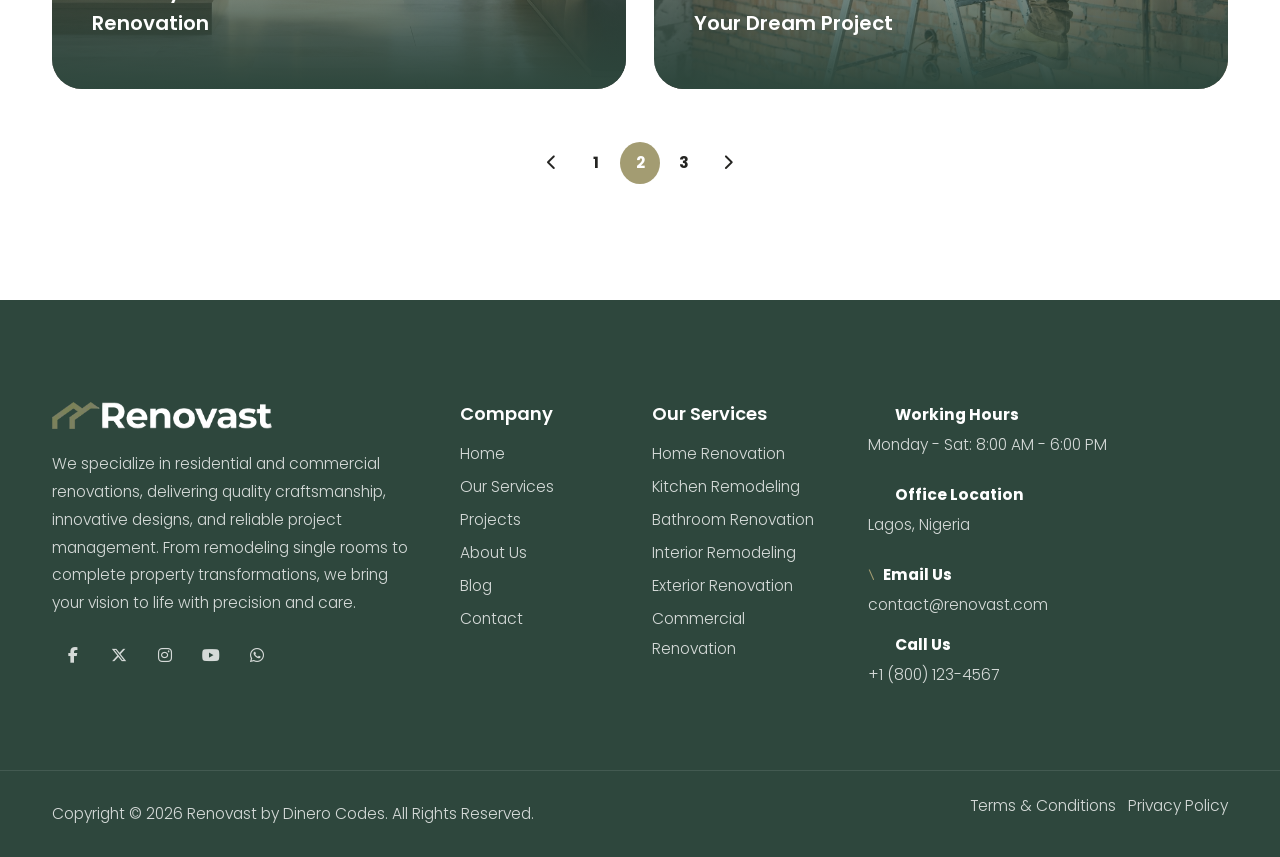
<file: blog.html>
<!DOCTYPE html>
<html lang="en">

<head>
    <title>Renovast — Blog</title>
    <link rel="icon" href="images/icon.webp" type="image/gif" sizes="16x16">
    <meta content="text/html;charset=utf-8" http-equiv="Content-Type">
    <meta content="width=device-width, initial-scale=1.0" name="viewport">
    <meta content="Renovast — Blog" name="description">
    <meta content="" name="keywords">
    <meta content="" name="author">
    <!-- CSS Files
    ================================================== -->
    <link href="css/bootstrap.min.css" rel="stylesheet" type="text/css" id="bootstrap">
    <link href="css/plugins.css" rel="stylesheet" type="text/css">
    <link href="css/swiper.css" rel="stylesheet" type="text/css">
    <link href="css/style.css" rel="stylesheet" type="text/css">
    <link href="css/coloring.css" rel="stylesheet" type="text/css">
    <!-- color scheme -->
    <link id="colors" href="css/colors/scheme-01.css" rel="stylesheet" type="text/css">

</head>

<body>

    <header class="header-light">
        <div class="container">
            <div class="row">
                <div class="col-md-12">
                    <div class="de-flex sm-pt10">
                        <div class="de-flex-col">
                            <!-- logo begin -->
                            <div id="logo">
                                <a href="index.html">
                                    <img class="logo-main" src="images/logo.webp" alt="">
                                    <img class="logo-scroll" src="images/logo.webp" alt="">
                                    <img class="logo-mobile" src="images/logo-mobile.webp" alt="">
                                </a>
                            </div>
                            <!-- logo end -->
                        </div>
                        <div class="de-flex-col header-col-mid">
                            <!-- mainemenu begin -->
                            <ul id="mainmenu">
                                <li><a href="index.html">Home</a>
                                </li>
                                <li><a href="services.html">Services</a>
                                </li>
                                <li><a href="projects.html">Projects</a>
                                </li>
                                <li><a class="menu-item" href="#">Pages</a>
                                    <ul>
                                        <li><a href="get-a-quote.html">Get a Quote</a></li>
                                        <li><a href="about.html">About Us</a></li>
                                        <li><a href="faq.html">FAQ</a></li>
                                    </ul>
                                </li>
                                <li><a href="blog.html">Blog</a>
                                </li>
                                <li><a href="contact.html">Contact</a></li>
                            </ul>
                            <!-- mainmenu end -->
                        </div>
                        <div class="de-flex-col">
                            <div class="menu_side_area">
                                <a href="get-a-quote.html" class="btn-main fx-slide"><span>Get a Quote</span></a>
                                <span id="menu-btn"></span>
                            </div>
                        </div>
                    </div>
                </div>
            </div>
        </div>
    </header>


    <main>

        <a href="#" id="back-to-top"></a>

        <!-- page preloader begin -->
        <div id="de-loader"></div>
        <!-- page preloader close -->

        <section class="jarallax relative overflow-hidden z-1000 mt-80">
            <img src="images/background/1.webp" class="jarallax-img" alt="">
            <div class="sw-overlay op-2"></div>
            <div class="gradient-edge-start light w-40 start-40 op-9 z-2"></div>
            <div class="abs w-40 h-100 bg-white top-0 start-0 op-9 z-2"></div>
            <div class="container relative z-2">
                <div class="row wow fadeInRight">
                    <div class="col-lg-10">
                        <h1 class="fs-sm-10vw mb-0">
                            Latest Blog
                        </h1>

                        <ul class="crumb">
                            <li><a href="index.html">Home</a></li>
                            <li class="active">Latest Blog</li>
                        </ul>
                    </div>
                </div>
            </div>
        </section>

        <section>
            <div class="container">
                <div class="row g-4">

                    <div class="col-lg-6">
                        <a href="blog-single.html" class="d-block hover relative rounded-1 overflow-hidden text-light">
                            <div class="relative">
                                <div class="abs end-0 z-2 bg-blur rounded-2 text-white p-3 pb-2 m-4 text-center fw-600">
                                    <h4 class="fs-36 mb-0 lh-1">10</h4>
                                    <span>Jan</span>
                                </div>
                            </div>
                            <img src="images/blog/1.webp" class="w-100 hover-scale-1-1" alt="">
                            <div class="absolute start-0 bottom-0 p-40 z-2 col-md-8">
                                <div class="bg-color rounded-1 p-0 px-2 d-inline-block mb-3">Kitchen Remodeling</div>
                                <h4>Top Kitchen Remodeling Trends That Will Transform Your Home in 2025</h4>
                            </div>
                            <div class="gradient-edge-bottom h-70"></div>
                        </a>
                    </div>

                    <div class="col-lg-6">
                        <a href="blog-single.html" class="d-block hover relative rounded-1 overflow-hidden text-light">
                            <div class="relative">
                                <div class="abs end-0 z-2 bg-blur rounded-2 text-white p-3 pb-2 m-4 text-center fw-600">
                                    <h4 class="fs-36 mb-0 lh-1">22</h4>
                                    <span>Feb</span>
                                </div>
                            </div>
                            <img src="images/blog/2.webp" class="w-100 hover-scale-1-1" alt="">
                            <div class="absolute start-0 bottom-0 p-40 z-2 col-md-8">
                                <div class="bg-color rounded-1 p-0 px-2 d-inline-block mb-3">Bathroom Renovation</div>
                                <h4>Modern Bathroom Design Ideas to Add Comfort, Style, and Everyday Luxury</h4>
                            </div>
                            <div class="gradient-edge-bottom h-70"></div>
                        </a>
                    </div>

                    <div class="col-lg-6">
                        <a href="blog-single.html" class="d-block hover relative rounded-1 overflow-hidden text-light">
                            <div class="relative">
                                <div class="abs end-0 z-2 bg-blur rounded-2 text-white p-3 pb-2 m-4 text-center fw-600">
                                    <h4 class="fs-36 mb-0 lh-1">05</h4>
                                    <span>Mar</span>
                                </div>
                            </div>
                            <img src="images/blog/3.webp" class="w-100 hover-scale-1-1" alt="">
                            <div class="absolute start-0 bottom-0 p-40 z-2 col-md-8">
                                <div class="bg-color rounded-1 p-0 px-2 d-inline-block mb-3">Home Renovation</div>
                                <h4>Seven Costly Home Renovation Mistakes Every Homeowner Should Avoid</h4>
                            </div>
                            <div class="gradient-edge-bottom h-70"></div>
                        </a>
                    </div>

                    <div class="col-lg-6">
                        <a href="blog-single.html" class="d-block hover relative rounded-1 overflow-hidden text-light">
                            <div class="relative">
                                <div class="abs end-0 z-2 bg-blur rounded-2 text-white p-3 pb-2 m-4 text-center fw-600">
                                    <h4 class="fs-36 mb-0 lh-1">12</h4>
                                    <span>Mar</span>
                                </div>
                            </div>
                            <img src="images/blog/4.webp" class="w-100 hover-scale-1-1" alt="">
                            <div class="absolute start-0 bottom-0 p-40 z-2 col-md-8">
                                <div class="bg-color rounded-1 p-0 px-2 d-inline-block mb-3">Budget Planning</div>
                                <h4>How to Plan a Realistic Home Renovation Budget Without Overspending</h4>
                            </div>
                            <div class="gradient-edge-bottom h-70"></div>
                        </a>
                    </div>

                    <div class="col-lg-6">
                        <a href="blog-single.html" class="d-block hover relative rounded-1 overflow-hidden text-light">
                            <div class="relative">
                                <div class="abs end-0 z-2 bg-blur rounded-2 text-white p-3 pb-2 m-4 text-center fw-600">
                                    <h4 class="fs-36 mb-0 lh-1">28</h4>
                                    <span>Apr</span>
                                </div>
                            </div>
                            <img src="images/blog/5.webp" class="w-100 hover-scale-1-1" alt="">
                            <div class="absolute start-0 bottom-0 p-40 z-2 col-md-8">
                                <div class="bg-color rounded-1 p-0 px-2 d-inline-block mb-3">Flooring Guide</div>
                                <h4>Choosing the Best Flooring for Every Room in Your Home Renovation</h4>
                            </div>
                            <div class="gradient-edge-bottom h-70"></div>
                        </a>
                    </div>

                    <div class="col-lg-6">
                        <a href="blog-single.html" class="d-block hover relative rounded-1 overflow-hidden text-light">
                            <div class="relative">
                                <div class="abs end-0 z-2 bg-blur rounded-2 text-white p-3 pb-2 m-4 text-center fw-600">
                                    <h4 class="fs-36 mb-0 lh-1">03</h4>
                                    <span>May</span>
                                </div>
                            </div>
                            <img src="images/blog/6.webp" class="w-100 hover-scale-1-1" alt="">
                            <div class="absolute start-0 bottom-0 p-40 z-2 col-md-8">
                                <div class="bg-color rounded-1 p-0 px-2 d-inline-block mb-3">Expert Advice</div>
                                <h4>How to Choose the Right Renovation Contractor for Your Dream Project</h4>
                            </div>
                            <div class="gradient-edge-bottom h-70"></div>
                        </a>
                    </div>

                    <!-- pagination begin -->
                    <div class="col-lg-12 pt-4 text-center">
                        <div class="d-inline-block">
                            <nav aria-label="Page navigation example">
                                <ul class="pagination">
                                    <li class="page-item">
                                        <a class="page-link" href="#" aria-label="Previous">
                                    <span aria-hidden="true"><i class="fa fa-chevron-left"></i></span>
                                  </a>
                                    </li>
                                    <li class="page-item"><a class="page-link" href="#">1</a></li>
                                    <li class="page-item active" aria-current="page"><a class="page-link" href="#">2</a></li>
                                    <li class="page-item"><a class="page-link" href="#">3</a></li>
                                    <li class="page-item">
                                        <a class="page-link" href="#" aria-label="Next">
                                    <span aria-hidden="true"><i class="fa fa-chevron-right"></i></span>
                                  </a>
                                    </li>
                                </ul>
                            </nav>
                        </div>
                    </div>
                    <!-- pagination end -->

                </div>
            </div>
        </section>

    </main>

    <footer class="section-dark">
        <div class="container">
            <div class="row gx-5">
    
                <div class="col-lg-4 col-sm-6">
                    <img src="images/logo-white.webp" class="logo-footer" alt="">
                    <div class="spacer-20"></div>
    
                    <p>
                        We specialize in residential and commercial renovations, delivering quality craftsmanship,
                        innovative designs, and reliable project management. From remodeling single rooms to complete
                        property transformations, we bring your vision to life with precision
                        and care.
                    </p>
    
                    <div class="social-icons mb-sm-30">
                        <a href="#"><i class="fa-brands fa-facebook-f"></i></a>
                        <a href="#"><i class="fa-brands fa-x-twitter"></i></a>
                        <a href="#"><i class="fa-brands fa-instagram"></i></a>
                        <a href="#"><i class="fa-brands fa-youtube"></i></a>
                        <a href="#"><i class="fa-brands fa-whatsapp"></i></a>
                    </div>
                </div>
    
                <div class="col-lg-4 col-sm-12 order-lg-1 order-sm-2">
                    <div class="row">
    
                        <div class="col-lg-6 col-sm-6">
                            <div class="widget">
                                <h2 class="hs-5">Company</h2>
                                <ul>
                                    <li><a href="index.html">Home</a></li>
                                    <li><a href="services.html">Our Services</a></li>
                                    <li><a href="projects.html">Projects</a></li>
                                    <li><a href="about.html">About Us</a></li>
                                    <li><a href="blog.html">Blog</a></li>
                                    <li><a href="contact.html">Contact</a></li>
                                </ul>
                            </div>
                        </div>
    
                        <div class="col-lg-6 col-sm-6">
                            <div class="widget">
                                <h2 class="hs-5">Our Services</h2>
                                <ul>
                                    <li><a href="services.html">Home Renovation</a></li>
                                    <li><a href="services.html">Kitchen Remodeling</a></li>
                                    <li><a href="services.html">Bathroom Renovation</a></li>
                                    <li><a href="services.html">Interior Remodeling</a></li>
                                    <li><a href="services.html">Exterior Renovation</a></li>
                                    <li><a href="services.html">Commercial Renovation</a></li>
                                </ul>
                            </div>
                        </div>
    
                    </div>
                </div>
    
                <div class="col-lg-4 col-sm-6 order-lg-2 order-sm-1">
                    <div class="widget">
    
                        <div class="fw-bold text-white">
                            <i class="icofont-clock-time me-2 id-color-2"></i> Working Hours
                        </div>
                        Monday - Sat: 8:00 AM - 6:00 PM<br>
    
                        <div class="spacer-20"></div>
    
                        <div class="fw-bold text-white">
                            <i class="icofont-location-pin me-2 id-color-2"></i> Office Location
                        </div>
                        Lagos, Nigeria
    
                        <div class="spacer-20"></div>
    
                        <div class="fw-bold text-white">
                            <i class="icofont-envelope me-2 id-color-2"></i> Email Us
                        </div>
                        contact@renovast.com
    
                        <div class="spacer-10"></div>
    
                        <div class="fw-bold text-white">
                            <i class="icofont-phone me-2 id-color-2"></i> Call Us
                        </div>
                        +1 (800) 123-4567
    
                    </div>
                </div>
    
            </div>
        </div>
    
        <div class="subfooter">
            <div class="container">
                <div class="row">
                    <div class="col-md-12">
                        <div class="de-flex">
                            <div class="de-flex-col">
                                Copyright © 2026 Renovast by Dinero Codes. All Rights Reserved.
                            </div>
    
                            <ul class="list-inline">
                                <li class="list-inline-item"><a href="#">Terms &amp; Conditions</a></li>
                                <li class="list-inline-item"><a href="#">Privacy Policy</a></li>
                            </ul>
                        </div>
                    </div>
                </div>
            </div>
        </div>
    </footer>

    <!-- Javascript Files
    ================================================== -->
    <script src="js/vendors.js"></script>
    <script src="js/designesia.js"></script>

</body>

</html>
</file>
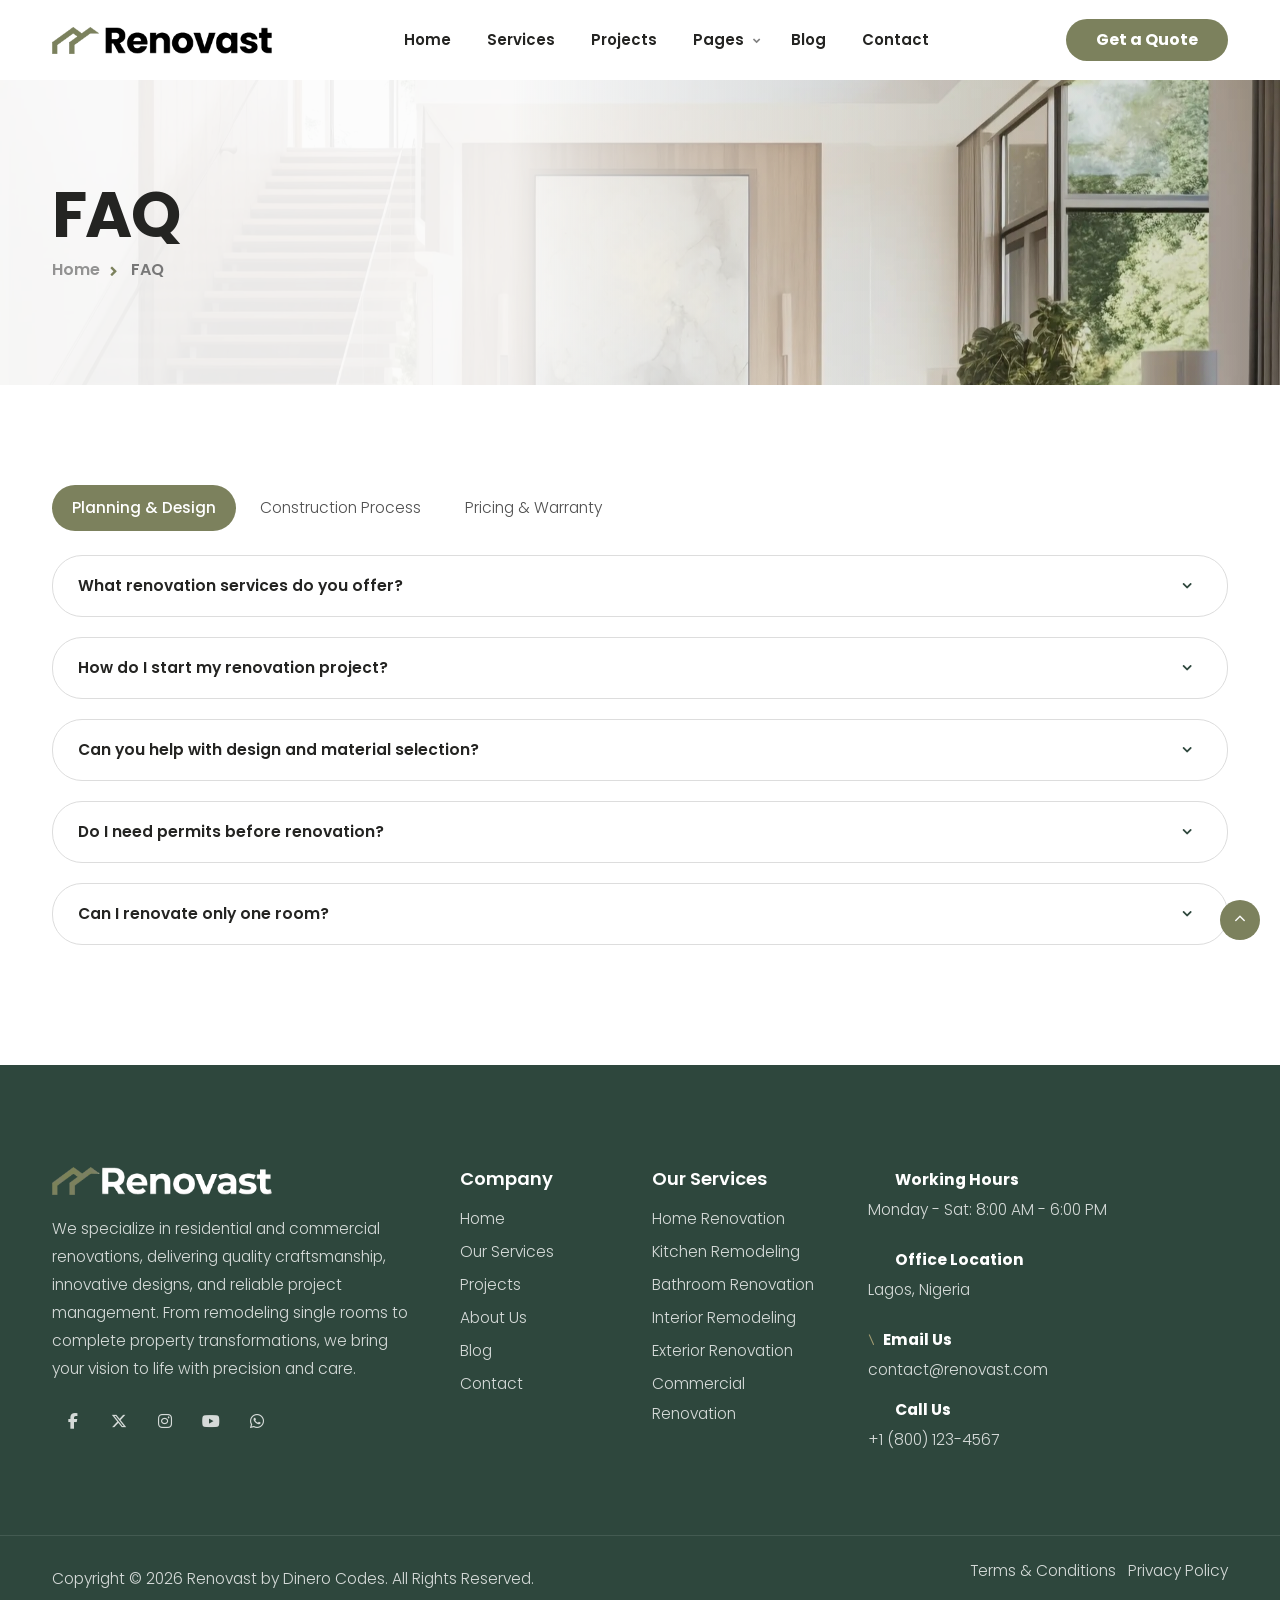
<file: faq.html>
<!DOCTYPE html>
<html lang="en">

<head>
    <title>Renovast — FAQ</title>
    <link rel="icon" href="images/icon.webp" type="image/gif" sizes="16x16">
    <meta content="text/html;charset=utf-8" http-equiv="Content-Type">
    <meta content="width=device-width, initial-scale=1.0" name="viewport">
    <meta content="Renovast — FAQ" name="description">
    <meta content="" name="keywords">
    <meta content="" name="author">
    <!-- CSS Files
    ================================================== -->
    <link href="css/bootstrap.min.css" rel="stylesheet" type="text/css" id="bootstrap">
    <link href="css/plugins.css" rel="stylesheet" type="text/css">
    <link href="css/swiper.css" rel="stylesheet" type="text/css">
    <link href="css/style.css" rel="stylesheet" type="text/css">
    <link href="css/coloring.css" rel="stylesheet" type="text/css">
    <!-- color scheme -->
    <link id="colors" href="css/colors/scheme-01.css" rel="stylesheet" type="text/css">

</head>

<body>

    <header class="header-light">
        <div class="container">
            <div class="row">
                <div class="col-md-12">
                    <div class="de-flex sm-pt10">
                        <div class="de-flex-col">
                            <!-- logo begin -->
                            <div id="logo">
                                <a href="index.html">
                                    <img class="logo-main" src="images/logo.webp" alt="">
                                    <img class="logo-scroll" src="images/logo.webp" alt="">
                                    <img class="logo-mobile" src="images/logo-mobile.webp" alt="">
                                </a>
                            </div>
                            <!-- logo end -->
                        </div>
                        <div class="de-flex-col header-col-mid">
                            <!-- mainemenu begin -->
                            <ul id="mainmenu">
                                <li><a href="index.html">Home</a>
                                </li>
                                <li><a href="services.html">Services</a>
                                </li>
                                <li><a href="projects.html">Projects</a>
                                </li>
                                <li><a class="menu-item" href="#">Pages</a>
                                    <ul>
                                        <li><a href="get-a-quote.html">Get a Quote</a></li>
                                        <li><a href="about.html">About Us</a></li>
                                        <li><a href="faq.html">FAQ</a></li>
                                    </ul>
                                </li>
                                <li><a href="blog.html">Blog</a>
                                </li>
                                <li><a href="contact.html">Contact</a></li>
                            </ul>
                            <!-- mainmenu end -->
                        </div>
                        <div class="de-flex-col">
                            <div class="menu_side_area">
                                <a href="get-a-quote.html" class="btn-main fx-slide"><span>Get a Quote</span></a>
                                <span id="menu-btn"></span>
                            </div>
                        </div>
                    </div>
                </div>
            </div>
        </div>
    </header>


    <main>

        <a href="#" id="back-to-top"></a>

        <!-- page preloader begin -->
        <div id="de-loader"></div>
        <!-- page preloader close -->

        <section class="jarallax relative overflow-hidden z-1000 mt-80">
            <img src="images/background/3.webp" class="jarallax-img" alt="">
            <div class="sw-overlay op-2"></div>
            <div class="gradient-edge-start light w-40 start-40 op-9 z-2"></div>
            <div class="abs w-40 h-100 bg-white top-0 start-0 op-9 z-2"></div>
            <div class="container relative z-2">
                <div class="row wow fadeInRight">
                    <div class="col-lg-10">
                        <h1 class="fs-sm-10vw mb-0">
                            FAQ
                        </h1>

                        <ul class="crumb">
                            <li><a href="index.html">Home</a></li>
                            <li class="active">FAQ</li>
                        </ul>
                    </div>
                </div>
            </div>
        </section>

        <section>
            <div class="container">
                <div class="row g-4 justify-content-between">

                    <div class="col-lg-12">
                        <div class="de-tab">

                            <ul class="d-tab-nav mb-4">
                                <li class="active-tab">Planning &amp; Design</li>
                                <li>Construction Process</li>
                                <li>Pricing &amp; Warranty</li>
                            </ul>

                            <ul class="d-tab-content">

                                <!-- Planning & Design -->
                                <li>
                                    <div class="accordion">
                                        <div class="accordion-section">

                                            <div class="accordion-s1">
                                                <div class="accordion-section-title" data-tab="#accordion-a1">
                                                    What renovation services do you offer?
                                                </div>
                                                <div class="accordion-section-content" id="accordion-a1">
                                                    We specialize in kitchen remodeling, bathroom renovations, home additions, basement finishing, flooring, and complete home renovations.
                                                </div>
                                            </div>

                                            <div class="accordion-s1">
                                                <div class="accordion-section-title" data-tab="#accordion-a2">
                                                    How do I start my renovation project?
                                                </div>
                                                <div class="accordion-section-content" id="accordion-a2">
                                                    Simply contact our team to schedule a consultation. We'll discuss your ideas, inspect the property, and prepare a personalized renovation plan.
                                                </div>
                                            </div>

                                            <div class="accordion-s1">
                                                <div class="accordion-section-title" data-tab="#accordion-a3">
                                                    Can you help with design and material selection?
                                                </div>
                                                <div class="accordion-section-content" id="accordion-a3">
                                                    Yes. Our design specialists help you choose layouts, finishes, colors, fixtures, and materials that match your style and budget.
                                                </div>
                                            </div>

                                            <div class="accordion-s1">
                                                <div class="accordion-section-title" data-tab="#accordion-a4">
                                                    Do I need permits before renovation?
                                                </div>
                                                <div class="accordion-section-content" id="accordion-a4">
                                                    Some projects require permits depending on local regulations. We can guide you through the approval process when necessary.
                                                </div>
                                            </div>

                                            <div class="accordion-s1">
                                                <div class="accordion-section-title" data-tab="#accordion-a5">
                                                    Can I renovate only one room?
                                                </div>
                                                <div class="accordion-section-content" id="accordion-a5">
                                                    Absolutely. Whether it's a single room or an entire house, we customize every project to meet your specific needs.
                                                </div>
                                            </div>

                                        </div>
                                    </div>
                                </li>

                                <!-- Construction Process -->
                                <li>
                                    <div class="accordion">
                                        <div class="accordion-section">

                                            <div class="accordion-s1">
                                                <div class="accordion-section-title" data-tab="#accordion-b1">
                                                    How long does a renovation usually take?
                                                </div>
                                                <div class="accordion-section-content" id="accordion-b1">
                                                    Project duration depends on the size and complexity. Small renovations may take a few weeks, while larger remodels require several months.
                                                </div>
                                            </div>

                                            <div class="accordion-s1">
                                                <div class="accordion-section-title" data-tab="#accordion-b2">
                                                    Can I stay in my home during renovation?
                                                </div>
                                                <div class="accordion-section-content" id="accordion-b2">
                                                    In many cases, yes. For larger renovations affecting multiple rooms, temporary relocation may be recommended for comfort and safety.
                                                </div>
                                            </div>

                                            <div class="accordion-s1">
                                                <div class="accordion-section-title" data-tab="#accordion-b3">
                                                    How do you keep the work area clean?
                                                </div>
                                                <div class="accordion-section-content" id="accordion-b3">
                                                    We use protective coverings, dust barriers, and daily site cleanup to minimize disruption throughout the renovation process.
                                                </div>
                                            </div>

                                            <div class="accordion-s1">
                                                <div class="accordion-section-title" data-tab="#accordion-b4">
                                                    Will I receive project progress updates?
                                                </div>
                                                <div class="accordion-section-content" id="accordion-b4">
                                                    Yes. We provide regular updates so you always know the current progress, upcoming milestones, and project schedule.
                                                </div>
                                            </div>

                                            <div class="accordion-s1">
                                                <div class="accordion-section-title" data-tab="#accordion-b5">
                                                    What materials do you use?
                                                </div>
                                                <div class="accordion-section-content" id="accordion-b5">
                                                    We work with trusted suppliers and premium-quality materials to ensure lasting durability, performance, and beautiful finishes.
                                                </div>
                                            </div>

                                        </div>
                                    </div>
                                </li>

                                <!-- Pricing & Warranty -->
                                <li>
                                    <div class="accordion">
                                        <div class="accordion-section">

                                            <div class="accordion-s1">
                                                <div class="accordion-section-title" data-tab="#accordion-c1">
                                                    How much does a renovation cost?
                                                </div>
                                                <div class="accordion-section-content" id="accordion-c1">
                                                    Costs vary depending on the project scope, materials, and design requirements. We provide detailed, transparent estimates before work begins.
                                                </div>
                                            </div>

                                            <div class="accordion-s1">
                                                <div class="accordion-section-title" data-tab="#accordion-c2">
                                                    Do you provide free estimates?
                                                </div>
                                                <div class="accordion-section-content" id="accordion-c2">
                                                    Yes. We offer free consultations and project estimates to help you plan your renovation with confidence.
                                                </div>
                                            </div>

                                            <div class="accordion-s1">
                                                <div class="accordion-section-title" data-tab="#accordion-c3">
                                                    Are there any hidden charges?
                                                </div>
                                                <div class="accordion-section-content" id="accordion-c3">
                                                    No. We believe in transparent pricing, with every cost clearly explained before construction begins.
                                                </div>
                                            </div>

                                            <div class="accordion-s1">
                                                <div class="accordion-section-title" data-tab="#accordion-c4">
                                                    Do you offer warranties on your work?
                                                </div>
                                                <div class="accordion-section-content" id="accordion-c4">
                                                    Yes. Our workmanship is backed by a comprehensive warranty, giving you confidence in the quality of every renovation.
                                                </div>
                                            </div>

                                            <div class="accordion-s1">
                                                <div class="accordion-section-title" data-tab="#accordion-c5">
                                                    What payment options are available?
                                                </div>
                                                <div class="accordion-section-content" id="accordion-c5">
                                                    We accept multiple payment methods and flexible payment schedules based on project milestones and contract terms.
                                                </div>
                                            </div>

                                        </div>
                                    </div>
                                </li>

                            </ul>

                        </div>
                    </div>

                </div>
            </div>
        </section>

    </main>

    <footer class="section-dark">
        <div class="container">
            <div class="row gx-5">
    
                <div class="col-lg-4 col-sm-6">
                    <img src="images/logo-white.webp" class="logo-footer" alt="">
                    <div class="spacer-20"></div>
    
                    <p>
                        We specialize in residential and commercial renovations, delivering quality craftsmanship,
                        innovative designs, and reliable project management. From remodeling single rooms to complete
                        property transformations, we bring your vision to life with precision
                        and care.
                    </p>
    
                    <div class="social-icons mb-sm-30">
                        <a href="#"><i class="fa-brands fa-facebook-f"></i></a>
                        <a href="#"><i class="fa-brands fa-x-twitter"></i></a>
                        <a href="#"><i class="fa-brands fa-instagram"></i></a>
                        <a href="#"><i class="fa-brands fa-youtube"></i></a>
                        <a href="#"><i class="fa-brands fa-whatsapp"></i></a>
                    </div>
                </div>
    
                <div class="col-lg-4 col-sm-12 order-lg-1 order-sm-2">
                    <div class="row">
    
                        <div class="col-lg-6 col-sm-6">
                            <div class="widget">
                                <h2 class="hs-5">Company</h2>
                                <ul>
                                    <li><a href="index.html">Home</a></li>
                                    <li><a href="services.html">Our Services</a></li>
                                    <li><a href="projects.html">Projects</a></li>
                                    <li><a href="about.html">About Us</a></li>
                                    <li><a href="blog.html">Blog</a></li>
                                    <li><a href="contact.html">Contact</a></li>
                                </ul>
                            </div>
                        </div>
    
                        <div class="col-lg-6 col-sm-6">
                            <div class="widget">
                                <h2 class="hs-5">Our Services</h2>
                                <ul>
                                    <li><a href="services.html">Home Renovation</a></li>
                                    <li><a href="services.html">Kitchen Remodeling</a></li>
                                    <li><a href="services.html">Bathroom Renovation</a></li>
                                    <li><a href="services.html">Interior Remodeling</a></li>
                                    <li><a href="services.html">Exterior Renovation</a></li>
                                    <li><a href="services.html">Commercial Renovation</a></li>
                                </ul>
                            </div>
                        </div>
    
                    </div>
                </div>
    
                <div class="col-lg-4 col-sm-6 order-lg-2 order-sm-1">
                    <div class="widget">
    
                        <div class="fw-bold text-white">
                            <i class="icofont-clock-time me-2 id-color-2"></i> Working Hours
                        </div>
                        Monday - Sat: 8:00 AM - 6:00 PM<br>
    
                        <div class="spacer-20"></div>
    
                        <div class="fw-bold text-white">
                            <i class="icofont-location-pin me-2 id-color-2"></i> Office Location
                        </div>
                        Lagos, Nigeria
    
                        <div class="spacer-20"></div>
    
                        <div class="fw-bold text-white">
                            <i class="icofont-envelope me-2 id-color-2"></i> Email Us
                        </div>
                        contact@renovast.com
    
                        <div class="spacer-10"></div>
    
                        <div class="fw-bold text-white">
                            <i class="icofont-phone me-2 id-color-2"></i> Call Us
                        </div>
                        +1 (800) 123-4567
    
                    </div>
                </div>
    
            </div>
        </div>
    
        <div class="subfooter">
            <div class="container">
                <div class="row">
                    <div class="col-md-12">
                        <div class="de-flex">
                            <div class="de-flex-col">
                                Copyright © 2026 Renovast by Dinero Codes. All Rights Reserved.
                            </div>
    
                            <ul class="list-inline">
                                <li class="list-inline-item"><a href="#">Terms &amp; Conditions</a></li>
                                <li class="list-inline-item"><a href="#">Privacy Policy</a></li>
                            </ul>
                        </div>
                    </div>
                </div>
            </div>
        </div>
    </footer>

    <!-- Javascript Files
    ================================================== -->
    <script src="js/vendors.js"></script>
    <script src="js/designesia.js"></script>

</body>

</html>
</file>
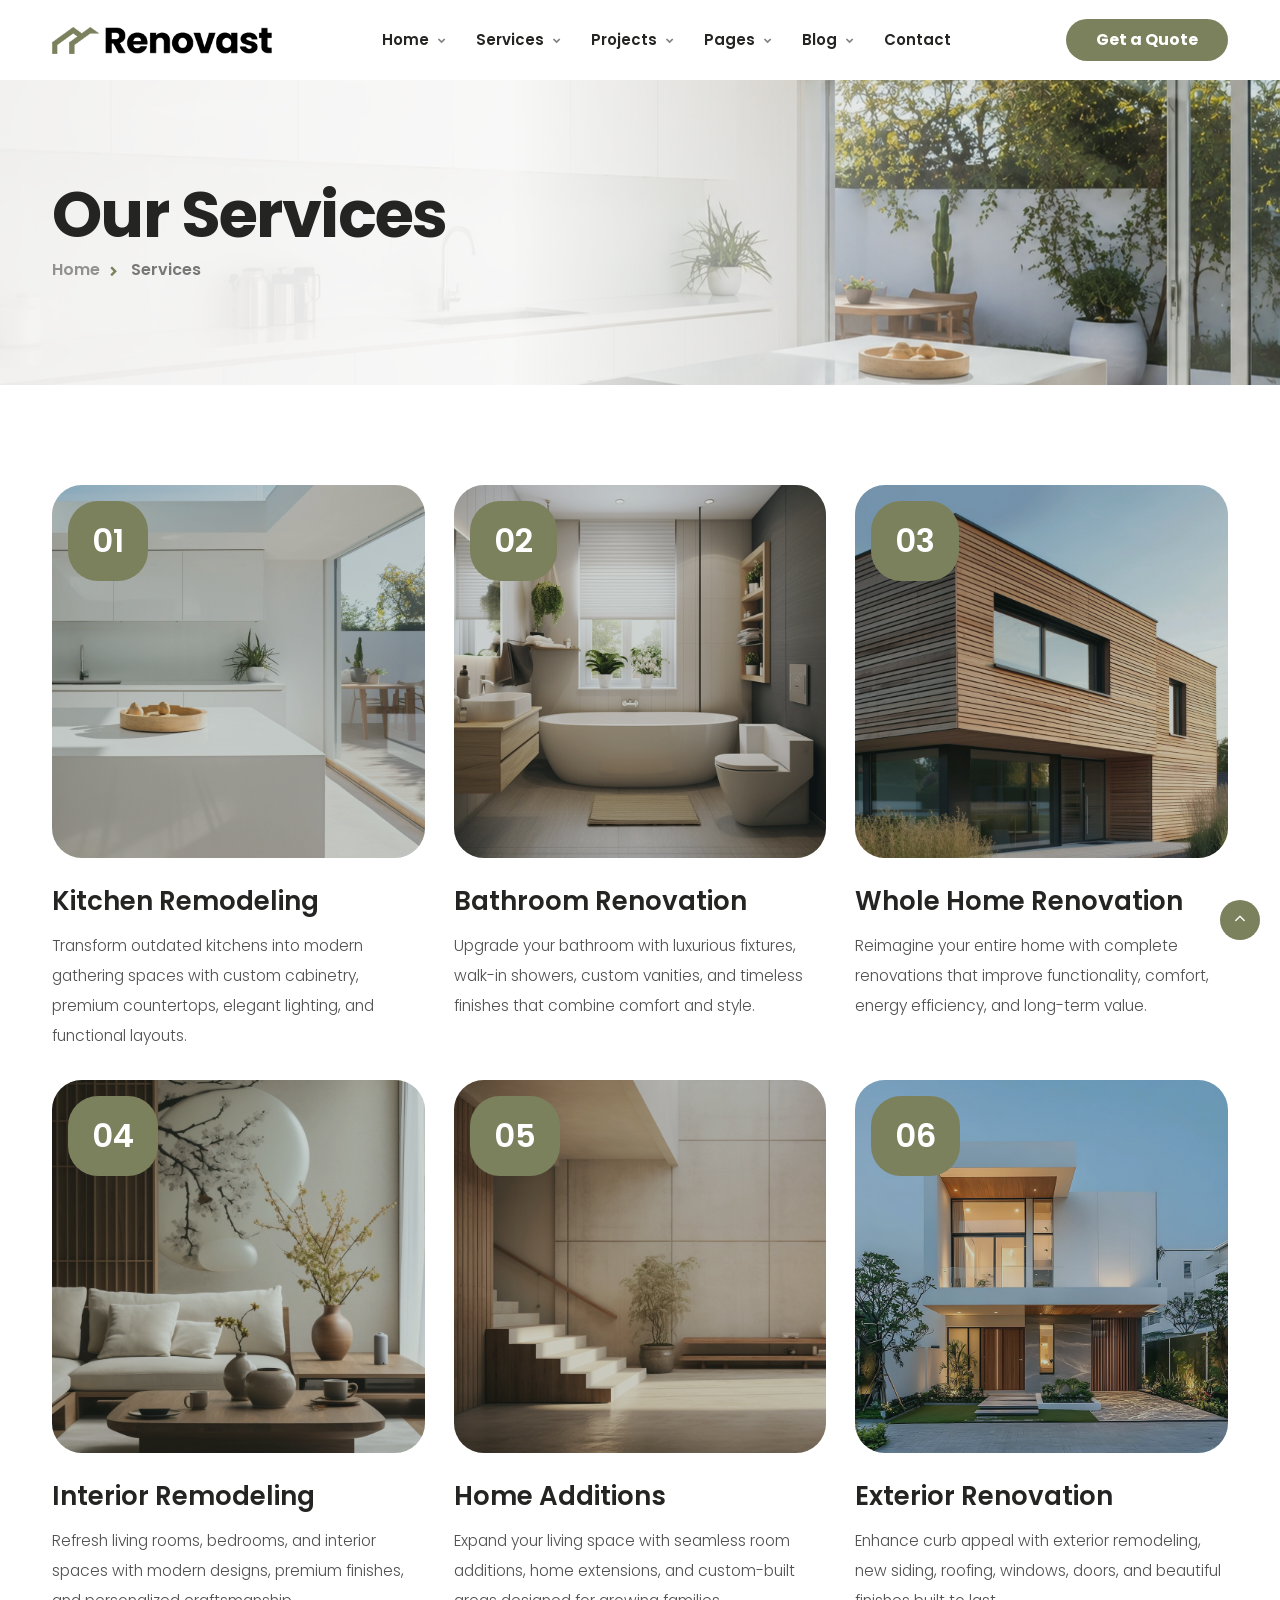
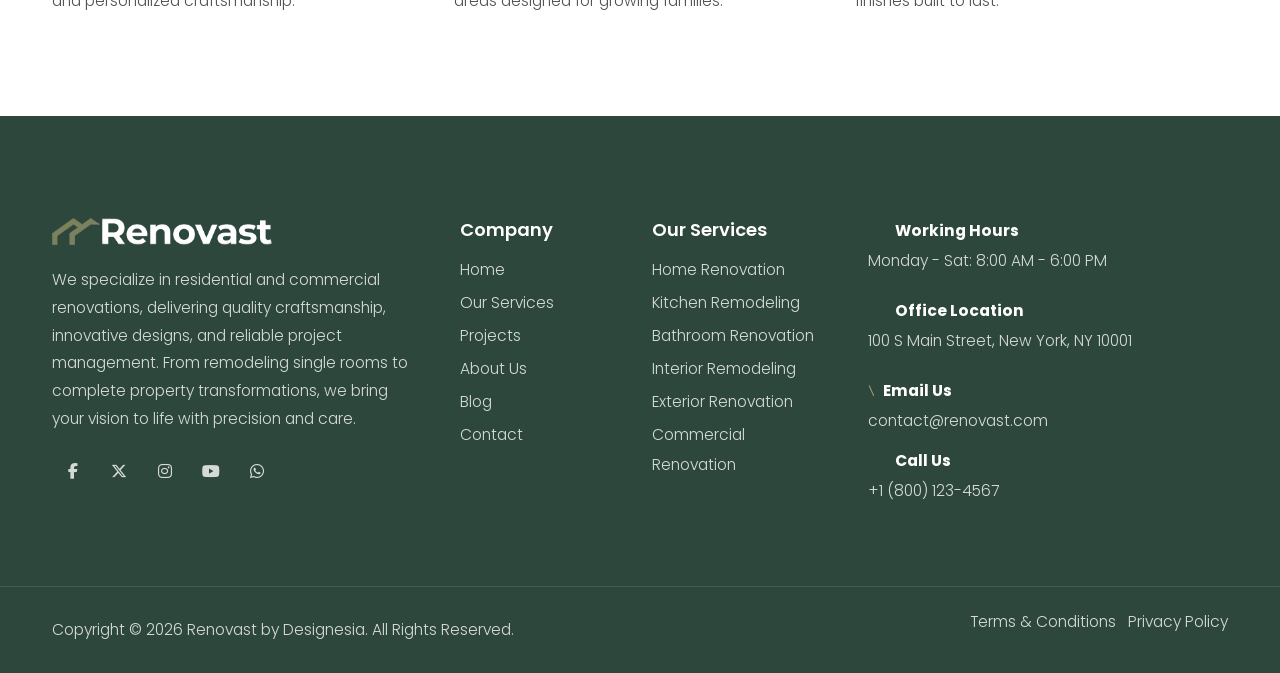
<file: services-style-4.html>
<!DOCTYPE html>
<html lang="en">

<head>
    <title>Renovast — Home Renovation Website Template</title>
    <link rel="icon" href="images/icon.webp" type="image/gif" sizes="16x16">
    <meta content="text/html;charset=utf-8" http-equiv="Content-Type">
    <meta content="width=device-width, initial-scale=1.0" name="viewport">
    <meta content="Renovast — Home Renovation Website Template" name="description">
    <meta content="" name="keywords">
    <meta content="" name="author">
    <!-- CSS Files
    ================================================== -->
    <link href="css/bootstrap.min.css" rel="stylesheet" type="text/css" id="bootstrap">
    <link href="css/plugins.css" rel="stylesheet" type="text/css">
    <link href="css/swiper.css" rel="stylesheet" type="text/css">
    <link href="css/style.css" rel="stylesheet" type="text/css">
    <link href="css/coloring.css" rel="stylesheet" type="text/css">
    <!-- color scheme -->
    <link id="colors" href="css/colors/scheme-01.css" rel="stylesheet" type="text/css">

</head>

<body>

    <header class="header-light">
        <div class="container">
            <div class="row">
                <div class="col-md-12">
                    <div class="de-flex sm-pt10">
                        <div class="de-flex-col">
                            <!-- logo begin -->
                            <div id="logo">
                                <a href="index.html">
                                    <img class="logo-main" src="images/logo.webp" alt="" >
                                    <img class="logo-scroll" src="images/logo.webp" alt="" >
                                    <img class="logo-mobile" src="images/logo-mobile.webp" alt="" >
                                </a>
                            </div>
                            <!-- logo end -->
                        </div>
                        <div class="de-flex-col header-col-mid">
                            <!-- mainemenu begin -->
                            <ul id="mainmenu">
                                <li><a class="menu-item" href="index.html">Home</a>
                                    <ul>
                                        <li><a href="index.html">Homepage 1</a></li>
                                        <li><a href="index-2.html">Homepage 2</a></li>
                                        <li><a href="index-3.html">Homepage 3</a></li>
                                        <li><a href="index-4.html">Homepage 4</a></li>
                                        <li><a href="index-5.html">Homepage 5</a></li>
                                    </ul>
                                </li>
                                <li><a class="menu-item" href="services.html">Services</a>
                                    <ul>
                                        <li><a href="services.html">Services 1</a></li>
                                        <li><a href="services-style-2.html">Services 2</a></li>
                                        <li><a href="services-style-3.html">Services 3</a></li>
                                        <li><a href="services-style-4.html">Services 4</a></li>
                                        <li><a href="services-style-5.html">Services 5</a></li>
                                        <li><a href="service-single.html">Service Single</a></li>
                                    </ul>
                                </li>
                                <li><a class="menu-item" href="projects.html">Projects</a>
                                    <ul>
                                        <li><a href="projects.html">Projects Style 1</a></li>
                                        <li><a href="projects-style-2.html">Projects Style 2</a></li>
                                        <li><a href="project-single.html">Projects Single</a></li>
                                    </ul>
                                </li>
                                <li><a class="menu-item" href="#">Pages</a>
                                    <ul>
                                        <li><a href="get-a-quote.html">Get a Quote</a></li>
                                        <li><a href="about.html">About Us</a></li>
                                        <li><a href="team.html">Team</a></li>
                                        <li><a href="careers.html">Careers</a></li>
                                        <li><a href="testimonials.html">Testimonials</a></li>
                                        <li><a href="process.html">Our Process</a></li>
                                        <li><a href="faq.html">FAQ</a></li>
                                    </ul>
                                </li>
                                <li><a class="menu-item" href="blog.html">Blog</a>
                                    <ul>
                                        <li><a href="blog.html">Blog Style 1</a></li>
                                        <li><a href="blog-style-2.html">Blog Style 2</a></li>
                                        <li><a href="blog-single.html">Blog Single</a></li>
                                    </ul>
                                </li>
                                <li><a class="menu-item" href="contact.html">Contact</a></li>
                            </ul>
                            <!-- mainmenu end -->
                        </div>
                        <div class="de-flex-col">
                            <div class="menu_side_area">
                                <a href="get-a-quote.html" class="btn-main fx-slide"><span>Get a Quote</span></a>
                                <span id="menu-btn"></span>
                            </div>
                        </div>
                    </div>
                </div>
            </div>
        </div>
    </header>


    <main>

        <a href="#" id="back-to-top"></a>

        <!-- page preloader begin -->
        <div id="de-loader"></div>
        <!-- page preloader close -->

        <section class="jarallax relative overflow-hidden z-1000 mt-80">
            <img src="images/background/1.webp" class="jarallax-img" alt="">
            <div class="sw-overlay op-2"></div>
            <div class="gradient-edge-start light w-40 start-40 op-9 z-2"></div>
            <div class="abs w-40 h-100 bg-white top-0 start-0 op-9 z-2"></div>
            <div class="container relative z-2">
                <div class="row wow fadeInRight">
                    <div class="col-lg-10">
                        <h1 class="fs-sm-10vw mb-0">
                            Our Services
                        </h1>

                        <ul class="crumb">
                            <li><a href="index.html">Home</a></li>
                            <li class="active">Services</li>
                        </ul>
                    </div>
                </div>
            </div>
        </section>

        <section>
            <div class="container">
                <div class="row g-4">

                    <div class="col-md-4">
                        <div class="hover rounded-1 overflow-hidden relative mb-4">
                            <a href="service-single.html">
                                <h3 class="abs bg-color m-3 text-white rounded-1 fs-32 lh-1 p-4 z-3 hover-move-up-100">01</h3>
                                <div class="sw-overlay z-2 op-3"></div>
                                <img src="images/services/1.webp" class="w-100 hover-scale-1-2" alt="">
                            </a>
                        </div>

                        <h3>Kitchen Remodeling</h3>
                        <p class="mb-0">
                            Transform outdated kitchens into modern gathering spaces with custom cabinetry, premium countertops, elegant lighting, and functional layouts.
                        </p>
                    </div>

                    <div class="col-md-4">
                        <div class="hover rounded-1 overflow-hidden relative mb-4">
                            <a href="service-single.html">
                                <h3 class="abs bg-color m-3 text-white rounded-1 fs-32 lh-1 p-4 z-3 hover-move-up-100">02</h3>
                                <div class="sw-overlay z-2 op-3"></div>
                                <img src="images/services/2.webp" class="w-100 hover-scale-1-2" alt="">
                            </a>
                        </div>

                        <h3>Bathroom Renovation</h3>
                        <p class="mb-0">
                            Upgrade your bathroom with luxurious fixtures, walk-in showers, custom vanities, and timeless finishes that combine comfort and style.
                        </p>
                    </div>

                    <div class="col-md-4">
                        <div class="hover rounded-1 overflow-hidden relative mb-4">
                            <a href="service-single.html">
                                <h3 class="abs bg-color m-3 text-white rounded-1 fs-32 lh-1 p-4 z-3 hover-move-up-100">03</h3>
                                <div class="sw-overlay z-2 op-3"></div>
                                <img src="images/services/3.webp" class="w-100 hover-scale-1-2" alt="">
                            </a>
                        </div>

                        <h3>Whole Home Renovation</h3>
                        <p class="mb-0">
                            Reimagine your entire home with complete renovations that improve functionality, comfort, energy efficiency, and long-term value.
                        </p>
                    </div>

                    <div class="col-md-4">
                        <div class="hover rounded-1 overflow-hidden relative mb-4">
                            <a href="service-single.html">
                                <h3 class="abs bg-color m-3 text-white rounded-1 fs-32 lh-1 p-4 z-3 hover-move-up-100">04</h3>
                                <div class="sw-overlay z-2 op-3"></div>
                                <img src="images/services/4.webp" class="w-100 hover-scale-1-2" alt="">
                            </a>
                        </div>

                        <h3>Interior Remodeling</h3>
                        <p class="mb-0">
                            Refresh living rooms, bedrooms, and interior spaces with modern designs, premium finishes, and personalized craftsmanship.
                        </p>
                    </div>

                    <div class="col-md-4">
                        <div class="hover rounded-1 overflow-hidden relative mb-4">
                            <a href="service-single.html">
                                <h3 class="abs bg-color m-3 text-white rounded-1 fs-32 lh-1 p-4 z-3 hover-move-up-100">05</h3>
                                <div class="sw-overlay z-2 op-3"></div>
                                <img src="images/services/5.webp" class="w-100 hover-scale-1-2" alt="">
                            </a>
                        </div>

                        <h3>Home Additions</h3>
                        <p class="mb-0">
                            Expand your living space with seamless room additions, home extensions, and custom-built areas designed for growing families.
                        </p>
                    </div>

                    <div class="col-md-4">
                        <div class="hover rounded-1 overflow-hidden relative mb-4">
                            <a href="service-single.html">
                                <h3 class="abs bg-color m-3 text-white rounded-1 fs-32 lh-1 p-4 z-3 hover-move-up-100">06</h3>
                                <div class="sw-overlay z-2 op-3"></div>
                                <img src="images/services/6.webp" class="w-100 hover-scale-1-2" alt="">
                            </a>
                        </div>

                        <h3>Exterior Renovation</h3>
                        <p class="mb-0">
                            Enhance curb appeal with exterior remodeling, new siding, roofing, windows, doors, and beautiful finishes built to last.
                        </p>
                    </div>

                </div>
            </div>
        </section>

    </main>

    <footer class="section-dark">
        <div class="container">
            <div class="row gx-5">

                <div class="col-lg-4 col-sm-6">
                    <img src="images/logo-white.webp" class="logo-footer" alt="">
                    <div class="spacer-20"></div>

                    <p>
                        We specialize in residential and commercial renovations, delivering quality craftsmanship, innovative designs, and reliable project management. From remodeling single rooms to complete property transformations, we bring your vision to life with precision
                        and care.
                    </p>

                    <div class="social-icons mb-sm-30">
                        <a href="#"><i class="fa-brands fa-facebook-f"></i></a>
                        <a href="#"><i class="fa-brands fa-x-twitter"></i></a>
                        <a href="#"><i class="fa-brands fa-instagram"></i></a>
                        <a href="#"><i class="fa-brands fa-youtube"></i></a>
                        <a href="#"><i class="fa-brands fa-whatsapp"></i></a>
                    </div>
                </div>

                <div class="col-lg-4 col-sm-12 order-lg-1 order-sm-2">
                    <div class="row">

                        <div class="col-lg-6 col-sm-6">
                            <div class="widget">
                                <h2 class="hs-5">Company</h2>
                                <ul>
                                    <li><a href="index.html">Home</a></li>
                                    <li><a href="services.html">Our Services</a></li>
                                    <li><a href="projects.html">Projects</a></li>
                                    <li><a href="about.html">About Us</a></li>
                                    <li><a href="blog.html">Blog</a></li>
                                    <li><a href="contact.html">Contact</a></li>
                                </ul>
                            </div>
                        </div>

                        <div class="col-lg-6 col-sm-6">
                            <div class="widget">
                                <h2 class="hs-5">Our Services</h2>
                                <ul>
                                    <li><a href="service-single.html">Home Renovation</a></li>
                                    <li><a href="service-single.html">Kitchen Remodeling</a></li>
                                    <li><a href="service-single.html">Bathroom Renovation</a></li>
                                    <li><a href="service-single.html">Interior Remodeling</a></li>
                                    <li><a href="service-single.html">Exterior Renovation</a></li>
                                    <li><a href="service-single.html">Commercial Renovation</a></li>
                                </ul>
                            </div>
                        </div>

                    </div>
                </div>

                <div class="col-lg-4 col-sm-6 order-lg-2 order-sm-1">
                    <div class="widget">

                        <div class="fw-bold text-white">
                            <i class="icofont-clock-time me-2 id-color-2"></i> Working Hours
                        </div>
                        Monday - Sat: 8:00 AM - 6:00 PM<br>

                        <div class="spacer-20"></div>

                        <div class="fw-bold text-white">
                            <i class="icofont-location-pin me-2 id-color-2"></i> Office Location
                        </div>
                        100 S Main Street, New York, NY 10001

                        <div class="spacer-20"></div>

                        <div class="fw-bold text-white">
                            <i class="icofont-envelope me-2 id-color-2"></i> Email Us
                        </div>
                        contact@renovast.com

                        <div class="spacer-10"></div>

                        <div class="fw-bold text-white">
                            <i class="icofont-phone me-2 id-color-2"></i> Call Us
                        </div>
                        +1 (800) 123-4567

                    </div>
                </div>

            </div>
        </div>

        <div class="subfooter">
            <div class="container">
                <div class="row">
                    <div class="col-md-12">
                        <div class="de-flex">
                            <div class="de-flex-col">
                                Copyright © 2026 Renovast by Designesia. All Rights Reserved.
                            </div>

                            <ul class="list-inline">
                                <li class="list-inline-item"><a href="#">Terms &amp; Conditions</a></li>
                                <li class="list-inline-item"><a href="#">Privacy Policy</a></li>
                            </ul>
                        </div>
                    </div>
                </div>
            </div>
        </div>
    </footer>

    <!-- Javascript Files
    ================================================== -->
    <script src="js/vendors.js"></script>
    <script src="js/designesia.js"></script>

</body>

</html>
</file>
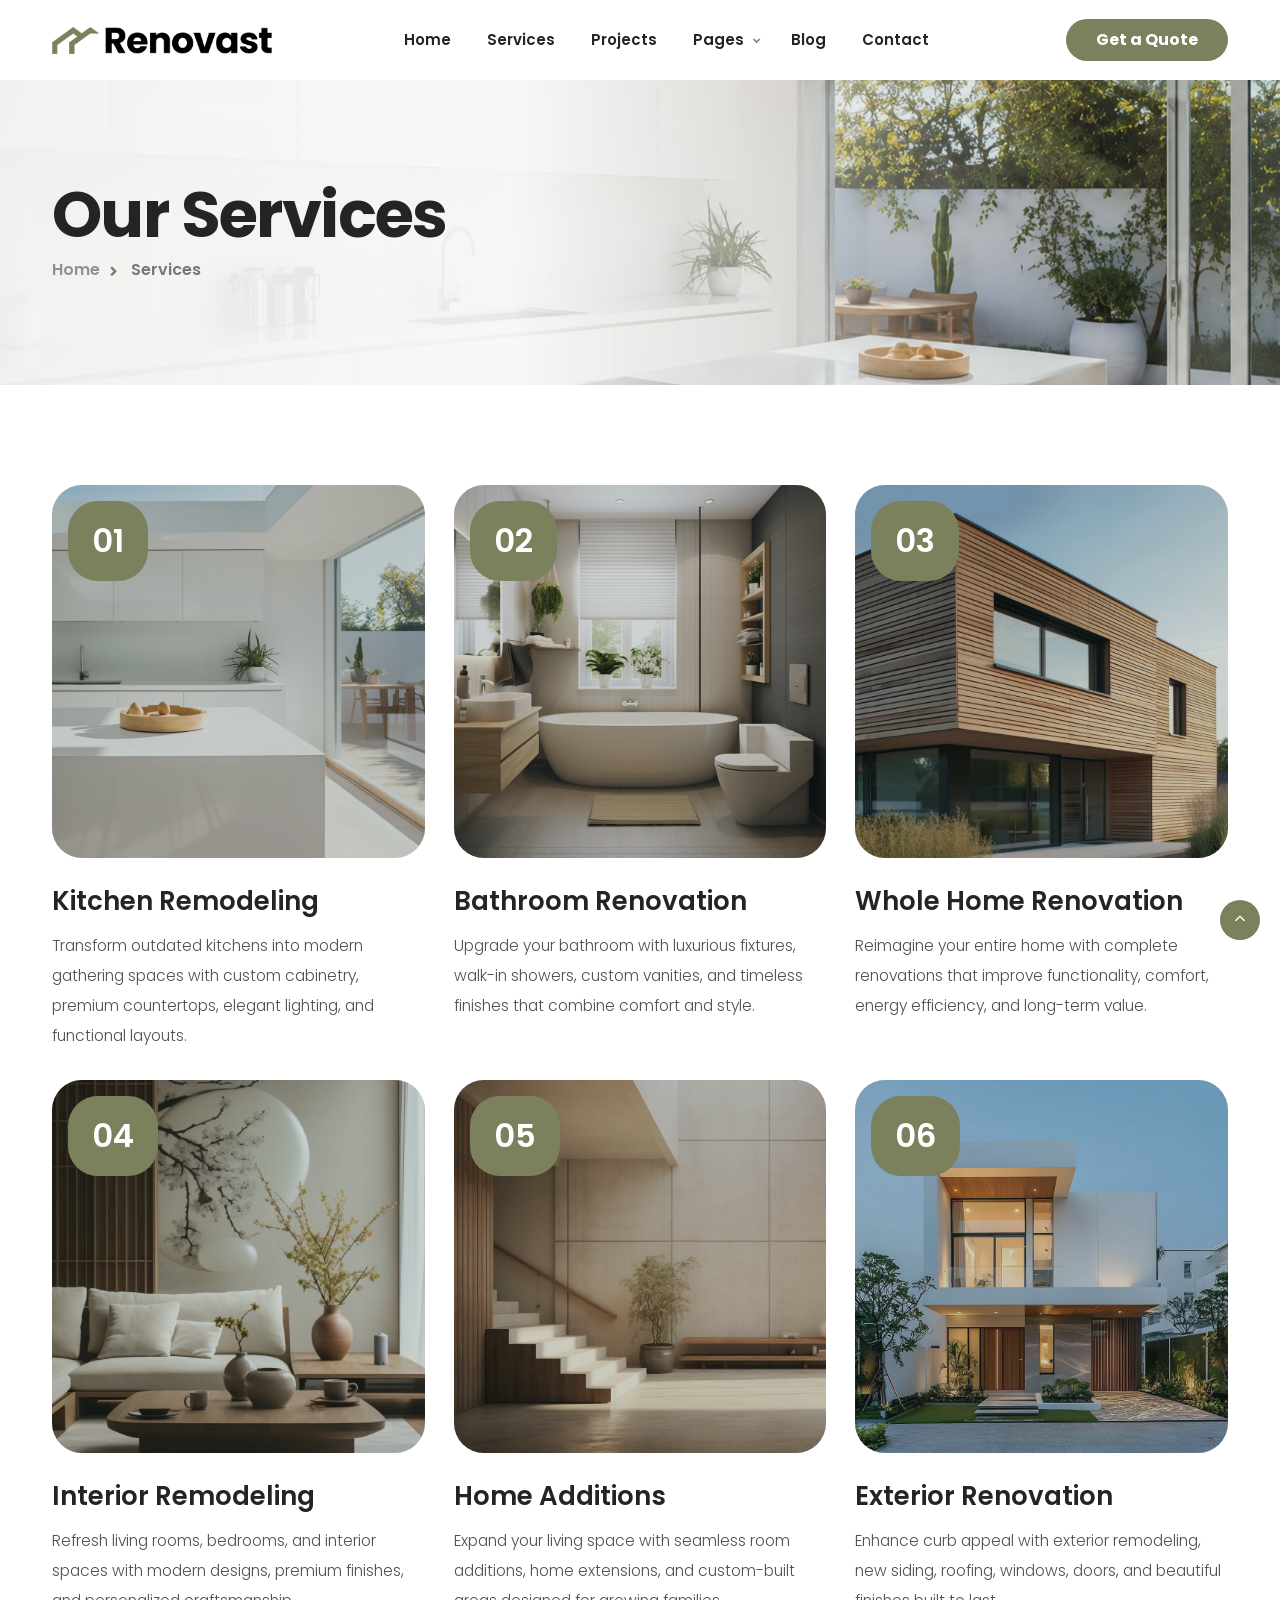
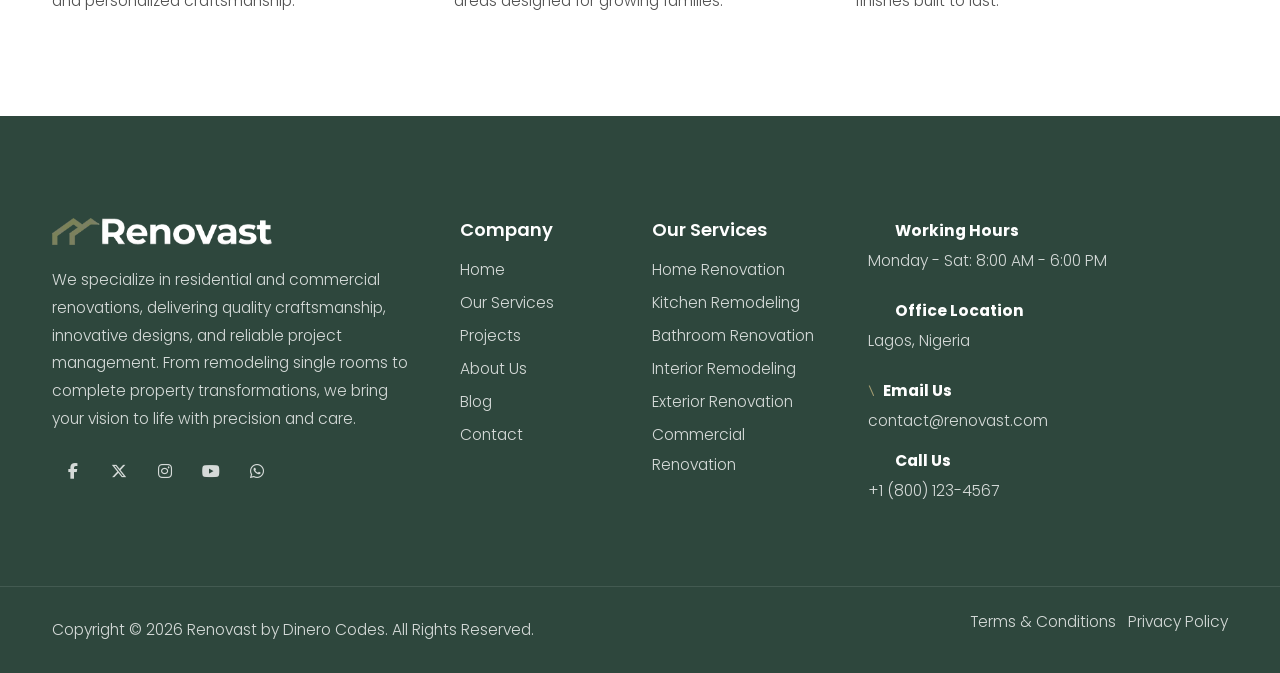
<file: services.html>
<!DOCTYPE html>
<html lang="en">

<head>
    <title>Renovast — Services</title>
    <link rel="icon" href="images/icon.webp" type="image/gif" sizes="16x16">
    <meta content="text/html;charset=utf-8" http-equiv="Content-Type">
    <meta content="width=device-width, initial-scale=1.0" name="viewport">
    <meta content="Renovast — Services" name="description">
    <meta content="" name="keywords">
    <meta content="" name="author">
    <!-- CSS Files
    ================================================== -->
    <link href="css/bootstrap.min.css" rel="stylesheet" type="text/css" id="bootstrap">
    <link href="css/plugins.css" rel="stylesheet" type="text/css">
    <link href="css/swiper.css" rel="stylesheet" type="text/css">
    <link href="css/style.css" rel="stylesheet" type="text/css">
    <link href="css/coloring.css" rel="stylesheet" type="text/css">
    <!-- color scheme -->
    <link id="colors" href="css/colors/scheme-01.css" rel="stylesheet" type="text/css">

</head>

<body>

    <header class="header-light">
        <div class="container">
            <div class="row">
                <div class="col-md-12">
                    <div class="de-flex sm-pt10">
                        <div class="de-flex-col">
                            <!-- logo begin -->
                            <div id="logo">
                                <a href="index.html">
                                    <img class="logo-main" src="images/logo.webp" alt="">
                                    <img class="logo-scroll" src="images/logo.webp" alt="">
                                    <img class="logo-mobile" src="images/logo-mobile.webp" alt="">
                                </a>
                            </div>
                            <!-- logo end -->
                        </div>
                        <div class="de-flex-col header-col-mid">
                            <!-- mainemenu begin -->
                            <ul id="mainmenu">
                                <li><a href="index.html">Home</a>
                                </li>
                                <li><a href="services.html">Services</a>
                                </li>
                                <li><a href="projects.html">Projects</a>
                                </li>
                                <li><a class="menu-item" href="#">Pages</a>
                                    <ul>
                                        <li><a href="get-a-quote.html">Get a Quote</a></li>
                                        <li><a href="about.html">About Us</a></li>
                                        <li><a href="faq.html">FAQ</a></li>
                                    </ul>
                                </li>
                                <li><a href="blog.html">Blog</a>
                                </li>
                                <li><a href="contact.html">Contact</a></li>
                            </ul>
                            <!-- mainmenu end -->
                        </div>
                        <div class="de-flex-col">
                            <div class="menu_side_area">
                                <a href="get-a-quote.html" class="btn-main fx-slide"><span>Get a Quote</span></a>
                                <span id="menu-btn"></span>
                            </div>
                        </div>
                    </div>
                </div>
            </div>
        </div>
    </header>


    <main>

        <a href="#" id="back-to-top"></a>

        <!-- page preloader begin -->
        <div id="de-loader"></div>
        <!-- page preloader close -->

        <section class="jarallax relative overflow-hidden z-1000 mt-80">
            <img src="images/background/1.webp" class="jarallax-img" alt="">
            <div class="sw-overlay op-2"></div>
            <div class="gradient-edge-start light w-40 start-40 op-9 z-2"></div>
            <div class="abs w-40 h-100 bg-white top-0 start-0 op-9 z-2"></div>
            <div class="container relative z-2">
                <div class="row wow fadeInRight">
                    <div class="col-lg-10">
                        <h1 class="fs-sm-10vw mb-0">
                            Our Services
                        </h1>

                        <ul class="crumb">
                            <li><a href="index.html">Home</a></li>
                            <li class="active">Services</li>
                        </ul>
                    </div>
                </div>
            </div>
        </section>

        <section>
            <div class="container">
                <div class="row g-4">

                    <div class="col-md-4">
                        <div class="hover rounded-1 overflow-hidden relative mb-4">
                            <a href="service-single.html">
                                <h3 class="abs bg-color m-3 text-white rounded-1 fs-32 lh-1 p-4 z-3 hover-move-up-100">
                                    01</h3>
                                <div class="sw-overlay z-2 op-3"></div>
                                <img src="images/services/1.webp" class="w-100 hover-scale-1-2" alt="">
                            </a>
                        </div>

                        <h3>Kitchen Remodeling</h3>
                        <p class="mb-0">
                            Transform outdated kitchens into modern gathering spaces with custom cabinetry, premium
                            countertops, elegant lighting, and functional layouts.
                        </p>
                    </div>

                    <div class="col-md-4">
                        <div class="hover rounded-1 overflow-hidden relative mb-4">
                            <a href="service-single.html">
                                <h3 class="abs bg-color m-3 text-white rounded-1 fs-32 lh-1 p-4 z-3 hover-move-up-100">
                                    02</h3>
                                <div class="sw-overlay z-2 op-3"></div>
                                <img src="images/services/2.webp" class="w-100 hover-scale-1-2" alt="">
                            </a>
                        </div>

                        <h3>Bathroom Renovation</h3>
                        <p class="mb-0">
                            Upgrade your bathroom with luxurious fixtures, walk-in showers, custom vanities, and
                            timeless finishes that combine comfort and style.
                        </p>
                    </div>

                    <div class="col-md-4">
                        <div class="hover rounded-1 overflow-hidden relative mb-4">
                            <a href="service-single.html">
                                <h3 class="abs bg-color m-3 text-white rounded-1 fs-32 lh-1 p-4 z-3 hover-move-up-100">
                                    03</h3>
                                <div class="sw-overlay z-2 op-3"></div>
                                <img src="images/services/3.webp" class="w-100 hover-scale-1-2" alt="">
                            </a>
                        </div>

                        <h3>Whole Home Renovation</h3>
                        <p class="mb-0">
                            Reimagine your entire home with complete renovations that improve functionality, comfort,
                            energy efficiency, and long-term value.
                        </p>
                    </div>

                    <div class="col-md-4">
                        <div class="hover rounded-1 overflow-hidden relative mb-4">
                            <a href="service-single.html">
                                <h3 class="abs bg-color m-3 text-white rounded-1 fs-32 lh-1 p-4 z-3 hover-move-up-100">
                                    04</h3>
                                <div class="sw-overlay z-2 op-3"></div>
                                <img src="images/services/4.webp" class="w-100 hover-scale-1-2" alt="">
                            </a>
                        </div>

                        <h3>Interior Remodeling</h3>
                        <p class="mb-0">
                            Refresh living rooms, bedrooms, and interior spaces with modern designs, premium finishes,
                            and personalized craftsmanship.
                        </p>
                    </div>

                    <div class="col-md-4">
                        <div class="hover rounded-1 overflow-hidden relative mb-4">
                            <a href="service-single.html">
                                <h3 class="abs bg-color m-3 text-white rounded-1 fs-32 lh-1 p-4 z-3 hover-move-up-100">
                                    05</h3>
                                <div class="sw-overlay z-2 op-3"></div>
                                <img src="images/services/5.webp" class="w-100 hover-scale-1-2" alt="">
                            </a>
                        </div>

                        <h3>Home Additions</h3>
                        <p class="mb-0">
                            Expand your living space with seamless room additions, home extensions, and custom-built
                            areas designed for growing families.
                        </p>
                    </div>

                    <div class="col-md-4">
                        <div class="hover rounded-1 overflow-hidden relative mb-4">
                            <a href="service-single.html">
                                <h3 class="abs bg-color m-3 text-white rounded-1 fs-32 lh-1 p-4 z-3 hover-move-up-100">
                                    06</h3>
                                <div class="sw-overlay z-2 op-3"></div>
                                <img src="images/services/6.webp" class="w-100 hover-scale-1-2" alt="">
                            </a>
                        </div>

                        <h3>Exterior Renovation</h3>
                        <p class="mb-0">
                            Enhance curb appeal with exterior remodeling, new siding, roofing, windows, doors, and
                            beautiful finishes built to last.
                        </p>
                    </div>

                </div>
            </div>
        </section>

    </main>

    <footer class="section-dark">
        <div class="container">
            <div class="row gx-5">

                <div class="col-lg-4 col-sm-6">
                    <img src="images/logo-white.webp" class="logo-footer" alt="">
                    <div class="spacer-20"></div>

                    <p>
                        We specialize in residential and commercial renovations, delivering quality craftsmanship,
                        innovative designs, and reliable project management. From remodeling single rooms to complete
                        property transformations, we bring your vision to life with precision
                        and care.
                    </p>

                    <div class="social-icons mb-sm-30">
                        <a href="#"><i class="fa-brands fa-facebook-f"></i></a>
                        <a href="#"><i class="fa-brands fa-x-twitter"></i></a>
                        <a href="#"><i class="fa-brands fa-instagram"></i></a>
                        <a href="#"><i class="fa-brands fa-youtube"></i></a>
                        <a href="#"><i class="fa-brands fa-whatsapp"></i></a>
                    </div>
                </div>

                <div class="col-lg-4 col-sm-12 order-lg-1 order-sm-2">
                    <div class="row">

                        <div class="col-lg-6 col-sm-6">
                            <div class="widget">
                                <h2 class="hs-5">Company</h2>
                                <ul>
                                    <li><a href="index.html">Home</a></li>
                                    <li><a href="services.html">Our Services</a></li>
                                    <li><a href="projects.html">Projects</a></li>
                                    <li><a href="about.html">About Us</a></li>
                                    <li><a href="blog.html">Blog</a></li>
                                    <li><a href="contact.html">Contact</a></li>
                                </ul>
                            </div>
                        </div>

                        <div class="col-lg-6 col-sm-6">
                            <div class="widget">
                                <h2 class="hs-5">Our Services</h2>
                                <ul>
                                    <li><a href="services.html">Home Renovation</a></li>
                                    <li><a href="services.html">Kitchen Remodeling</a></li>
                                    <li><a href="services.html">Bathroom Renovation</a></li>
                                    <li><a href="services.html">Interior Remodeling</a></li>
                                    <li><a href="services.html">Exterior Renovation</a></li>
                                    <li><a href="services.html">Commercial Renovation</a></li>
                                </ul>
                            </div>
                        </div>

                    </div>
                </div>

                <div class="col-lg-4 col-sm-6 order-lg-2 order-sm-1">
                    <div class="widget">

                        <div class="fw-bold text-white">
                            <i class="icofont-clock-time me-2 id-color-2"></i> Working Hours
                        </div>
                        Monday - Sat: 8:00 AM - 6:00 PM<br>

                        <div class="spacer-20"></div>

                        <div class="fw-bold text-white">
                            <i class="icofont-location-pin me-2 id-color-2"></i> Office Location
                        </div>
                        Lagos, Nigeria

                        <div class="spacer-20"></div>

                        <div class="fw-bold text-white">
                            <i class="icofont-envelope me-2 id-color-2"></i> Email Us
                        </div>
                        contact@renovast.com

                        <div class="spacer-10"></div>

                        <div class="fw-bold text-white">
                            <i class="icofont-phone me-2 id-color-2"></i> Call Us
                        </div>
                        +1 (800) 123-4567

                    </div>
                </div>

            </div>
        </div>

        <div class="subfooter">
            <div class="container">
                <div class="row">
                    <div class="col-md-12">
                        <div class="de-flex">
                            <div class="de-flex-col">
                                Copyright © 2026 Renovast by Dinero Codes. All Rights Reserved.
                            </div>

                            <ul class="list-inline">
                                <li class="list-inline-item"><a href="#">Terms &amp; Conditions</a></li>
                                <li class="list-inline-item"><a href="#">Privacy Policy</a></li>
                            </ul>
                        </div>
                    </div>
                </div>
            </div>
        </div>
    </footer>

    <!-- Javascript Files
    ================================================== -->
    <script src="js/vendors.js"></script>
    <script src="js/designesia.js"></script>

</body>

</html>
</file>
<file: css/plugins.css>
@charset "UTF-8";
/*!
 * animate.css -http://daneden.me/animate
 * Version - 3.5.1
 * Licensed under the MIT license - http://opensource.org/licenses/MIT
 *
 * Copyright (c) 2016 Daniel Eden
 */

.animated {
    -webkit-animation-duration: .8s;
    animation-duration: .8s;
    -webkit-animation-fill-mode: both;
    animation-fill-mode: both
}

.animated.infinite {
    -webkit-animation-iteration-count: infinite;
    animation-iteration-count: infinite
}

.animated.hinge {
    -webkit-animation-duration: 2s;
    animation-duration: 2s
}

.animated.flipOutX,
.animated.flipOutY,
.animated.bounceIn,
.animated.bounceOut {
    -webkit-animation-duration: .75s;
    animation-duration: .75s
}

@-webkit-keyframes bounce {
    from,
    20%,
    53%,
    80%,
    to {
        -webkit-animation-timing-function: cubic-bezier(.215, .61, .355, 1);
        animation-timing-function: cubic-bezier(.215, .61, .355, 1);
        -webkit-transform: translate3d(0, 0, 0);
        transform: translate3d(0, 0, 0)
    }
    40%,
    43% {
        -webkit-animation-timing-function: cubic-bezier(.755, .05, .855, .06);
        animation-timing-function: cubic-bezier(.755, .05, .855, .06);
        -webkit-transform: translate3d(0, -30px, 0);
        transform: translate3d(0, -30px, 0)
    }
    70% {
        -webkit-animation-timing-function: cubic-bezier(.755, .05, .855, .06);
        animation-timing-function: cubic-bezier(.755, .05, .855, .06);
        -webkit-transform: translate3d(0, -15px, 0);
        transform: translate3d(0, -15px, 0)
    }
    90% {
        -webkit-transform: translate3d(0, -4px, 0);
        transform: translate3d(0, -4px, 0)
    }
}

@keyframes bounce {
    from,
    20%,
    53%,
    80%,
    to {
        -webkit-animation-timing-function: cubic-bezier(.215, .61, .355, 1);
        animation-timing-function: cubic-bezier(.215, .61, .355, 1);
        -webkit-transform: translate3d(0, 0, 0);
        transform: translate3d(0, 0, 0)
    }
    40%,
    43% {
        -webkit-animation-timing-function: cubic-bezier(.755, .05, .855, .06);
        animation-timing-function: cubic-bezier(.755, .05, .855, .06);
        -webkit-transform: translate3d(0, -30px, 0);
        transform: translate3d(0, -30px, 0)
    }
    70% {
        -webkit-animation-timing-function: cubic-bezier(.755, .05, .855, .06);
        animation-timing-function: cubic-bezier(.755, .05, .855, .06);
        -webkit-transform: translate3d(0, -15px, 0);
        transform: translate3d(0, -15px, 0)
    }
    90% {
        -webkit-transform: translate3d(0, -4px, 0);
        transform: translate3d(0, -4px, 0)
    }
}

.bounce {
    -webkit-animation-name: bounce;
    animation-name: bounce;
    -webkit-transform-origin: center bottom;
    transform-origin: center bottom
}

@-webkit-keyframes flash {
    from,
    50%,
    to {
        opacity: 1
    }
    25%,
    75% {
        opacity: 0
    }
}

@keyframes flash {
    from,
    50%,
    to {
        opacity: 1
    }
    25%,
    75% {
        opacity: 0
    }
}

.flash {
    -webkit-animation-name: flash;
    animation-name: flash
}

@-webkit-keyframes pulse {
    from {
        -webkit-transform: scale3d(1, 1, 1);
        transform: scale3d(1, 1, 1)
    }
    50% {
        -webkit-transform: scale3d(1.05, 1.05, 1.05);
        transform: scale3d(1.05, 1.05, 1.05)
    }
    to {
        -webkit-transform: scale3d(1, 1, 1);
        transform: scale3d(1, 1, 1)
    }
}

@keyframes pulse {
    from {
        -webkit-transform: scale3d(1, 1, 1);
        transform: scale3d(1, 1, 1)
    }
    50% {
        -webkit-transform: scale3d(1.05, 1.05, 1.05);
        transform: scale3d(1.05, 1.05, 1.05)
    }
    to {
        -webkit-transform: scale3d(1, 1, 1);
        transform: scale3d(1, 1, 1)
    }
}

.pulse {
    -webkit-animation-name: pulse;
    animation-name: pulse
}

@-webkit-keyframes rubberBand {
    from {
        -webkit-transform: scale3d(1, 1, 1);
        transform: scale3d(1, 1, 1)
    }
    30% {
        -webkit-transform: scale3d(1.25, .75, 1);
        transform: scale3d(1.25, .75, 1)
    }
    40% {
        -webkit-transform: scale3d(.75, 1.25, 1);
        transform: scale3d(.75, 1.25, 1)
    }
    50% {
        -webkit-transform: scale3d(1.15, .85, 1);
        transform: scale3d(1.15, .85, 1)
    }
    65% {
        -webkit-transform: scale3d(.95, 1.05, 1);
        transform: scale3d(.95, 1.05, 1)
    }
    75% {
        -webkit-transform: scale3d(1.05, .95, 1);
        transform: scale3d(1.05, .95, 1)
    }
    to {
        -webkit-transform: scale3d(1, 1, 1);
        transform: scale3d(1, 1, 1)
    }
}

@keyframes rubberBand {
    from {
        -webkit-transform: scale3d(1, 1, 1);
        transform: scale3d(1, 1, 1)
    }
    30% {
        -webkit-transform: scale3d(1.25, .75, 1);
        transform: scale3d(1.25, .75, 1)
    }
    40% {
        -webkit-transform: scale3d(.75, 1.25, 1);
        transform: scale3d(.75, 1.25, 1)
    }
    50% {
        -webkit-transform: scale3d(1.15, .85, 1);
        transform: scale3d(1.15, .85, 1)
    }
    65% {
        -webkit-transform: scale3d(.95, 1.05, 1);
        transform: scale3d(.95, 1.05, 1)
    }
    75% {
        -webkit-transform: scale3d(1.05, .95, 1);
        transform: scale3d(1.05, .95, 1)
    }
    to {
        -webkit-transform: scale3d(1, 1, 1);
        transform: scale3d(1, 1, 1)
    }
}

.rubberBand {
    -webkit-animation-name: rubberBand;
    animation-name: rubberBand
}

@-webkit-keyframes shake {
    from,
    to {
        -webkit-transform: translate3d(0, 0, 0);
        transform: translate3d(0, 0, 0)
    }
    10%,
    30%,
    50%,
    70%,
    90% {
        -webkit-transform: translate3d(-10px, 0, 0);
        transform: translate3d(-10px, 0, 0)
    }
    20%,
    40%,
    60%,
    80% {
        -webkit-transform: translate3d(10px, 0, 0);
        transform: translate3d(10px, 0, 0)
    }
}

@keyframes shake {
    from,
    to {
        -webkit-transform: translate3d(0, 0, 0);
        transform: translate3d(0, 0, 0)
    }
    10%,
    30%,
    50%,
    70%,
    90% {
        -webkit-transform: translate3d(-10px, 0, 0);
        transform: translate3d(-10px, 0, 0)
    }
    20%,
    40%,
    60%,
    80% {
        -webkit-transform: translate3d(10px, 0, 0);
        transform: translate3d(10px, 0, 0)
    }
}

.shake {
    -webkit-animation-name: shake;
    animation-name: shake
}

@-webkit-keyframes headShake {
    0% {
        -webkit-transform: translateX(0);
        transform: translateX(0)
    }
    6.5% {
        -webkit-transform: translateX(-6px) rotateY(-9deg);
        transform: translateX(-6px) rotateY(-9deg)
    }
    18.5% {
        -webkit-transform: translateX(5px) rotateY(7deg);
        transform: translateX(5px) rotateY(7deg)
    }
    31.5% {
        -webkit-transform: translateX(-3px) rotateY(-5deg);
        transform: translateX(-3px) rotateY(-5deg)
    }
    43.5% {
        -webkit-transform: translateX(2px) rotateY(3deg);
        transform: translateX(2px) rotateY(3deg)
    }
    50% {
        -webkit-transform: translateX(0);
        transform: translateX(0)
    }
}

@keyframes headShake {
    0% {
        -webkit-transform: translateX(0);
        transform: translateX(0)
    }
    6.5% {
        -webkit-transform: translateX(-6px) rotateY(-9deg);
        transform: translateX(-6px) rotateY(-9deg)
    }
    18.5% {
        -webkit-transform: translateX(5px) rotateY(7deg);
        transform: translateX(5px) rotateY(7deg)
    }
    31.5% {
        -webkit-transform: translateX(-3px) rotateY(-5deg);
        transform: translateX(-3px) rotateY(-5deg)
    }
    43.5% {
        -webkit-transform: translateX(2px) rotateY(3deg);
        transform: translateX(2px) rotateY(3deg)
    }
    50% {
        -webkit-transform: translateX(0);
        transform: translateX(0)
    }
}

.headShake {
    -webkit-animation-timing-function: ease-in-out;
    animation-timing-function: ease-in-out;
    -webkit-animation-name: headShake;
    animation-name: headShake
}

@-webkit-keyframes swing {
    20% {
        -webkit-transform: rotate3d(0, 0, 1, 15deg);
        transform: rotate3d(0, 0, 1, 15deg)
    }
    40% {
        -webkit-transform: rotate3d(0, 0, 1, -10deg);
        transform: rotate3d(0, 0, 1, -10deg)
    }
    60% {
        -webkit-transform: rotate3d(0, 0, 1, 5deg);
        transform: rotate3d(0, 0, 1, 5deg)
    }
    80% {
        -webkit-transform: rotate3d(0, 0, 1, -5deg);
        transform: rotate3d(0, 0, 1, -5deg)
    }
    to {
        -webkit-transform: rotate3d(0, 0, 1, 0deg);
        transform: rotate3d(0, 0, 1, 0deg)
    }
}

@keyframes swing {
    20% {
        -webkit-transform: rotate3d(0, 0, 1, 15deg);
        transform: rotate3d(0, 0, 1, 15deg)
    }
    40% {
        -webkit-transform: rotate3d(0, 0, 1, -10deg);
        transform: rotate3d(0, 0, 1, -10deg)
    }
    60% {
        -webkit-transform: rotate3d(0, 0, 1, 5deg);
        transform: rotate3d(0, 0, 1, 5deg)
    }
    80% {
        -webkit-transform: rotate3d(0, 0, 1, -5deg);
        transform: rotate3d(0, 0, 1, -5deg)
    }
    to {
        -webkit-transform: rotate3d(0, 0, 1, 0deg);
        transform: rotate3d(0, 0, 1, 0deg)
    }
}

.swing {
    -webkit-transform-origin: top center;
    transform-origin: top center;
    -webkit-animation-name: swing;
    animation-name: swing
}

@-webkit-keyframes tada {
    from {
        -webkit-transform: scale3d(1, 1, 1);
        transform: scale3d(1, 1, 1)
    }
    10%,
    20% {
        -webkit-transform: scale3d(.9, .9, .9) rotate3d(0, 0, 1, -3deg);
        transform: scale3d(.9, .9, .9) rotate3d(0, 0, 1, -3deg)
    }
    30%,
    50%,
    70%,
    90% {
        -webkit-transform: scale3d(1.1, 1.1, 1.1) rotate3d(0, 0, 1, 3deg);
        transform: scale3d(1.1, 1.1, 1.1) rotate3d(0, 0, 1, 3deg)
    }
    40%,
    60%,
    80% {
        -webkit-transform: scale3d(1.1, 1.1, 1.1) rotate3d(0, 0, 1, -3deg);
        transform: scale3d(1.1, 1.1, 1.1) rotate3d(0, 0, 1, -3deg)
    }
    to {
        -webkit-transform: scale3d(1, 1, 1);
        transform: scale3d(1, 1, 1)
    }
}

@keyframes tada {
    from {
        -webkit-transform: scale3d(1, 1, 1);
        transform: scale3d(1, 1, 1)
    }
    10%,
    20% {
        -webkit-transform: scale3d(.9, .9, .9) rotate3d(0, 0, 1, -3deg);
        transform: scale3d(.9, .9, .9) rotate3d(0, 0, 1, -3deg)
    }
    30%,
    50%,
    70%,
    90% {
        -webkit-transform: scale3d(1.1, 1.1, 1.1) rotate3d(0, 0, 1, 3deg);
        transform: scale3d(1.1, 1.1, 1.1) rotate3d(0, 0, 1, 3deg)
    }
    40%,
    60%,
    80% {
        -webkit-transform: scale3d(1.1, 1.1, 1.1) rotate3d(0, 0, 1, -3deg);
        transform: scale3d(1.1, 1.1, 1.1) rotate3d(0, 0, 1, -3deg)
    }
    to {
        -webkit-transform: scale3d(1, 1, 1);
        transform: scale3d(1, 1, 1)
    }
}

.tada {
    -webkit-animation-name: tada;
    animation-name: tada
}

@-webkit-keyframes wobble {
    from {
        -webkit-transform: none;
        transform: none
    }
    15% {
        -webkit-transform: translate3d(-25%, 0, 0) rotate3d(0, 0, 1, -5deg);
        transform: translate3d(-25%, 0, 0) rotate3d(0, 0, 1, -5deg)
    }
    30% {
        -webkit-transform: translate3d(20%, 0, 0) rotate3d(0, 0, 1, 3deg);
        transform: translate3d(20%, 0, 0) rotate3d(0, 0, 1, 3deg)
    }
    45% {
        -webkit-transform: translate3d(-15%, 0, 0) rotate3d(0, 0, 1, -3deg);
        transform: translate3d(-15%, 0, 0) rotate3d(0, 0, 1, -3deg)
    }
    60% {
        -webkit-transform: translate3d(10%, 0, 0) rotate3d(0, 0, 1, 2deg);
        transform: translate3d(10%, 0, 0) rotate3d(0, 0, 1, 2deg)
    }
    75% {
        -webkit-transform: translate3d(-5%, 0, 0) rotate3d(0, 0, 1, -1deg);
        transform: translate3d(-5%, 0, 0) rotate3d(0, 0, 1, -1deg)
    }
    to {
        -webkit-transform: none;
        transform: none
    }
}

@keyframes wobble {
    from {
        -webkit-transform: none;
        transform: none
    }
    15% {
        -webkit-transform: translate3d(-25%, 0, 0) rotate3d(0, 0, 1, -5deg);
        transform: translate3d(-25%, 0, 0) rotate3d(0, 0, 1, -5deg)
    }
    30% {
        -webkit-transform: translate3d(20%, 0, 0) rotate3d(0, 0, 1, 3deg);
        transform: translate3d(20%, 0, 0) rotate3d(0, 0, 1, 3deg)
    }
    45% {
        -webkit-transform: translate3d(-15%, 0, 0) rotate3d(0, 0, 1, -3deg);
        transform: translate3d(-15%, 0, 0) rotate3d(0, 0, 1, -3deg)
    }
    60% {
        -webkit-transform: translate3d(10%, 0, 0) rotate3d(0, 0, 1, 2deg);
        transform: translate3d(10%, 0, 0) rotate3d(0, 0, 1, 2deg)
    }
    75% {
        -webkit-transform: translate3d(-5%, 0, 0) rotate3d(0, 0, 1, -1deg);
        transform: translate3d(-5%, 0, 0) rotate3d(0, 0, 1, -1deg)
    }
    to {
        -webkit-transform: none;
        transform: none
    }
}

.wobble {
    -webkit-animation-name: wobble;
    animation-name: wobble
}

@-webkit-keyframes jello {
    from,
    11.1%,
    to {
        -webkit-transform: none;
        transform: none
    }
    22.2% {
        -webkit-transform: skewX(-12.5deg) skewY(-12.5deg);
        transform: skewX(-12.5deg) skewY(-12.5deg)
    }
    33.3% {
        -webkit-transform: skewX(6.25deg) skewY(6.25deg);
        transform: skewX(6.25deg) skewY(6.25deg)
    }
    44.4% {
        -webkit-transform: skewX(-3.125deg) skewY(-3.125deg);
        transform: skewX(-3.125deg) skewY(-3.125deg)
    }
    55.5% {
        -webkit-transform: skewX(1.5625deg) skewY(1.5625deg);
        transform: skewX(1.5625deg) skewY(1.5625deg)
    }
    66.6% {
        -webkit-transform: skewX(-0.78125deg) skewY(-0.78125deg);
        transform: skewX(-0.78125deg) skewY(-0.78125deg)
    }
    77.7% {
        -webkit-transform: skewX(0.390625deg) skewY(0.390625deg);
        transform: skewX(0.390625deg) skewY(0.390625deg)
    }
    88.8% {
        -webkit-transform: skewX(-0.1953125deg) skewY(-0.1953125deg);
        transform: skewX(-0.1953125deg) skewY(-0.1953125deg)
    }
}

@keyframes jello {
    from,
    11.1%,
    to {
        -webkit-transform: none;
        transform: none
    }
    22.2% {
        -webkit-transform: skewX(-12.5deg) skewY(-12.5deg);
        transform: skewX(-12.5deg) skewY(-12.5deg)
    }
    33.3% {
        -webkit-transform: skewX(6.25deg) skewY(6.25deg);
        transform: skewX(6.25deg) skewY(6.25deg)
    }
    44.4% {
        -webkit-transform: skewX(-3.125deg) skewY(-3.125deg);
        transform: skewX(-3.125deg) skewY(-3.125deg)
    }
    55.5% {
        -webkit-transform: skewX(1.5625deg) skewY(1.5625deg);
        transform: skewX(1.5625deg) skewY(1.5625deg)
    }
    66.6% {
        -webkit-transform: skewX(-0.78125deg) skewY(-0.78125deg);
        transform: skewX(-0.78125deg) skewY(-0.78125deg)
    }
    77.7% {
        -webkit-transform: skewX(0.390625deg) skewY(0.390625deg);
        transform: skewX(0.390625deg) skewY(0.390625deg)
    }
    88.8% {
        -webkit-transform: skewX(-0.1953125deg) skewY(-0.1953125deg);
        transform: skewX(-0.1953125deg) skewY(-0.1953125deg)
    }
}

.jello {
    -webkit-animation-name: jello;
    animation-name: jello;
    -webkit-transform-origin: center;
    transform-origin: center
}

@-webkit-keyframes bounceIn {
    from,
    20%,
    40%,
    60%,
    80%,
    to {
        -webkit-animation-timing-function: cubic-bezier(.215, .61, .355, 1);
        animation-timing-function: cubic-bezier(.215, .61, .355, 1)
    }
    0% {
        opacity: 0;
        -webkit-transform: scale3d(.3, .3, .3);
        transform: scale3d(.3, .3, .3)
    }
    20% {
        -webkit-transform: scale3d(1.1, 1.1, 1.1);
        transform: scale3d(1.1, 1.1, 1.1)
    }
    40% {
        -webkit-transform: scale3d(.9, .9, .9);
        transform: scale3d(.9, .9, .9)
    }
    60% {
        opacity: 1;
        -webkit-transform: scale3d(1.03, 1.03, 1.03);
        transform: scale3d(1.03, 1.03, 1.03)
    }
    80% {
        -webkit-transform: scale3d(.97, .97, .97);
        transform: scale3d(.97, .97, .97)
    }
    to {
        opacity: 1;
        -webkit-transform: scale3d(1, 1, 1);
        transform: scale3d(1, 1, 1)
    }
}

@keyframes bounceIn {
    from,
    20%,
    40%,
    60%,
    80%,
    to {
        -webkit-animation-timing-function: cubic-bezier(.215, .61, .355, 1);
        animation-timing-function: cubic-bezier(.215, .61, .355, 1)
    }
    0% {
        opacity: 0;
        -webkit-transform: scale3d(.3, .3, .3);
        transform: scale3d(.3, .3, .3)
    }
    20% {
        -webkit-transform: scale3d(1.1, 1.1, 1.1);
        transform: scale3d(1.1, 1.1, 1.1)
    }
    40% {
        -webkit-transform: scale3d(.9, .9, .9);
        transform: scale3d(.9, .9, .9)
    }
    60% {
        opacity: 1;
        -webkit-transform: scale3d(1.03, 1.03, 1.03);
        transform: scale3d(1.03, 1.03, 1.03)
    }
    80% {
        -webkit-transform: scale3d(.97, .97, .97);
        transform: scale3d(.97, .97, .97)
    }
    to {
        opacity: 1;
        -webkit-transform: scale3d(1, 1, 1);
        transform: scale3d(1, 1, 1)
    }
}

.bounceIn {
    -webkit-animation-name: bounceIn;
    animation-name: bounceIn
}

@-webkit-keyframes bounceInDown {
    from,
    60%,
    75%,
    90%,
    to {
        -webkit-animation-timing-function: cubic-bezier(.215, .61, .355, 1);
        animation-timing-function: cubic-bezier(.215, .61, .355, 1)
    }
    0% {
        opacity: 0;
        -webkit-transform: translate3d(0, -3000px, 0);
        transform: translate3d(0, -3000px, 0)
    }
    60% {
        opacity: 1;
        -webkit-transform: translate3d(0, 25px, 0);
        transform: translate3d(0, 25px, 0)
    }
    75% {
        -webkit-transform: translate3d(0, -10px, 0);
        transform: translate3d(0, -10px, 0)
    }
    90% {
        -webkit-transform: translate3d(0, 5px, 0);
        transform: translate3d(0, 5px, 0)
    }
    to {
        -webkit-transform: none;
        transform: none
    }
}

@keyframes bounceInDown {
    from,
    60%,
    75%,
    90%,
    to {
        -webkit-animation-timing-function: cubic-bezier(.215, .61, .355, 1);
        animation-timing-function: cubic-bezier(.215, .61, .355, 1)
    }
    0% {
        opacity: 0;
        -webkit-transform: translate3d(0, -3000px, 0);
        transform: translate3d(0, -3000px, 0)
    }
    60% {
        opacity: 1;
        -webkit-transform: translate3d(0, 25px, 0);
        transform: translate3d(0, 25px, 0)
    }
    75% {
        -webkit-transform: translate3d(0, -10px, 0);
        transform: translate3d(0, -10px, 0)
    }
    90% {
        -webkit-transform: translate3d(0, 5px, 0);
        transform: translate3d(0, 5px, 0)
    }
    to {
        -webkit-transform: none;
        transform: none
    }
}

.bounceInDown {
    -webkit-animation-name: bounceInDown;
    animation-name: bounceInDown
}

@-webkit-keyframes bounceInLeft {
    from,
    60%,
    75%,
    90%,
    to {
        -webkit-animation-timing-function: cubic-bezier(.215, .61, .355, 1);
        animation-timing-function: cubic-bezier(.215, .61, .355, 1)
    }
    0% {
        opacity: 0;
        -webkit-transform: translate3d(-3000px, 0, 0);
        transform: translate3d(-3000px, 0, 0)
    }
    60% {
        opacity: 1;
        -webkit-transform: translate3d(25px, 0, 0);
        transform: translate3d(25px, 0, 0)
    }
    75% {
        -webkit-transform: translate3d(-10px, 0, 0);
        transform: translate3d(-10px, 0, 0)
    }
    90% {
        -webkit-transform: translate3d(5px, 0, 0);
        transform: translate3d(5px, 0, 0)
    }
    to {
        -webkit-transform: none;
        transform: none
    }
}

@keyframes bounceInLeft {
    from,
    60%,
    75%,
    90%,
    to {
        -webkit-animation-timing-function: cubic-bezier(.215, .61, .355, 1);
        animation-timing-function: cubic-bezier(.215, .61, .355, 1)
    }
    0% {
        opacity: 0;
        -webkit-transform: translate3d(-3000px, 0, 0);
        transform: translate3d(-3000px, 0, 0)
    }
    60% {
        opacity: 1;
        -webkit-transform: translate3d(25px, 0, 0);
        transform: translate3d(25px, 0, 0)
    }
    75% {
        -webkit-transform: translate3d(-10px, 0, 0);
        transform: translate3d(-10px, 0, 0)
    }
    90% {
        -webkit-transform: translate3d(5px, 0, 0);
        transform: translate3d(5px, 0, 0)
    }
    to {
        -webkit-transform: none;
        transform: none
    }
}

.bounceInLeft {
    -webkit-animation-name: bounceInLeft;
    animation-name: bounceInLeft
}

@-webkit-keyframes bounceInRight {
    from,
    60%,
    75%,
    90%,
    to {
        -webkit-animation-timing-function: cubic-bezier(.215, .61, .355, 1);
        animation-timing-function: cubic-bezier(.215, .61, .355, 1)
    }
    from {
        opacity: 0;
        -webkit-transform: translate3d(3000px, 0, 0);
        transform: translate3d(3000px, 0, 0)
    }
    60% {
        opacity: 1;
        -webkit-transform: translate3d(-25px, 0, 0);
        transform: translate3d(-25px, 0, 0)
    }
    75% {
        -webkit-transform: translate3d(10px, 0, 0);
        transform: translate3d(10px, 0, 0)
    }
    90% {
        -webkit-transform: translate3d(-5px, 0, 0);
        transform: translate3d(-5px, 0, 0)
    }
    to {
        -webkit-transform: none;
        transform: none
    }
}

@keyframes bounceInRight {
    from,
    60%,
    75%,
    90%,
    to {
        -webkit-animation-timing-function: cubic-bezier(.215, .61, .355, 1);
        animation-timing-function: cubic-bezier(.215, .61, .355, 1)
    }
    from {
        opacity: 0;
        -webkit-transform: translate3d(3000px, 0, 0);
        transform: translate3d(3000px, 0, 0)
    }
    60% {
        opacity: 1;
        -webkit-transform: translate3d(-25px, 0, 0);
        transform: translate3d(-25px, 0, 0)
    }
    75% {
        -webkit-transform: translate3d(10px, 0, 0);
        transform: translate3d(10px, 0, 0)
    }
    90% {
        -webkit-transform: translate3d(-5px, 0, 0);
        transform: translate3d(-5px, 0, 0)
    }
    to {
        -webkit-transform: none;
        transform: none
    }
}

.bounceInRight {
    -webkit-animation-name: bounceInRight;
    animation-name: bounceInRight
}

@-webkit-keyframes bounceInUp {
    from,
    60%,
    75%,
    90%,
    to {
        -webkit-animation-timing-function: cubic-bezier(.215, .61, .355, 1);
        animation-timing-function: cubic-bezier(.215, .61, .355, 1)
    }
    from {
        opacity: 0;
        -webkit-transform: translate3d(0, 3000px, 0);
        transform: translate3d(0, 3000px, 0)
    }
    60% {
        opacity: 1;
        -webkit-transform: translate3d(0, -20px, 0);
        transform: translate3d(0, -20px, 0)
    }
    75% {
        -webkit-transform: translate3d(0, 10px, 0);
        transform: translate3d(0, 10px, 0)
    }
    90% {
        -webkit-transform: translate3d(0, -5px, 0);
        transform: translate3d(0, -5px, 0)
    }
    to {
        -webkit-transform: translate3d(0, 0, 0);
        transform: translate3d(0, 0, 0)
    }
}

@keyframes bounceInUp {
    from,
    60%,
    75%,
    90%,
    to {
        -webkit-animation-timing-function: cubic-bezier(.215, .61, .355, 1);
        animation-timing-function: cubic-bezier(.215, .61, .355, 1)
    }
    from {
        opacity: 0;
        -webkit-transform: translate3d(0, 3000px, 0);
        transform: translate3d(0, 3000px, 0)
    }
    60% {
        opacity: 1;
        -webkit-transform: translate3d(0, -20px, 0);
        transform: translate3d(0, -20px, 0)
    }
    75% {
        -webkit-transform: translate3d(0, 10px, 0);
        transform: translate3d(0, 10px, 0)
    }
    90% {
        -webkit-transform: translate3d(0, -5px, 0);
        transform: translate3d(0, -5px, 0)
    }
    to {
        -webkit-transform: translate3d(0, 0, 0);
        transform: translate3d(0, 0, 0)
    }
}

.bounceInUp {
    -webkit-animation-name: bounceInUp;
    animation-name: bounceInUp
}

@-webkit-keyframes bounceOut {
    20% {
        -webkit-transform: scale3d(.9, .9, .9);
        transform: scale3d(.9, .9, .9)
    }
    50%,
    55% {
        opacity: 1;
        -webkit-transform: scale3d(1.1, 1.1, 1.1);
        transform: scale3d(1.1, 1.1, 1.1)
    }
    to {
        opacity: 0;
        -webkit-transform: scale3d(.3, .3, .3);
        transform: scale3d(.3, .3, .3)
    }
}

@keyframes bounceOut {
    20% {
        -webkit-transform: scale3d(.9, .9, .9);
        transform: scale3d(.9, .9, .9)
    }
    50%,
    55% {
        opacity: 1;
        -webkit-transform: scale3d(1.1, 1.1, 1.1);
        transform: scale3d(1.1, 1.1, 1.1)
    }
    to {
        opacity: 0;
        -webkit-transform: scale3d(.3, .3, .3);
        transform: scale3d(.3, .3, .3)
    }
}

.bounceOut {
    -webkit-animation-name: bounceOut;
    animation-name: bounceOut
}

@-webkit-keyframes bounceOutDown {
    20% {
        -webkit-transform: translate3d(0, 10px, 0);
        transform: translate3d(0, 10px, 0)
    }
    40%,
    45% {
        opacity: 1;
        -webkit-transform: translate3d(0, -20px, 0);
        transform: translate3d(0, -20px, 0)
    }
    to {
        opacity: 0;
        -webkit-transform: translate3d(0, 2000px, 0);
        transform: translate3d(0, 2000px, 0)
    }
}

@keyframes bounceOutDown {
    20% {
        -webkit-transform: translate3d(0, 10px, 0);
        transform: translate3d(0, 10px, 0)
    }
    40%,
    45% {
        opacity: 1;
        -webkit-transform: translate3d(0, -20px, 0);
        transform: translate3d(0, -20px, 0)
    }
    to {
        opacity: 0;
        -webkit-transform: translate3d(0, 2000px, 0);
        transform: translate3d(0, 2000px, 0)
    }
}

.bounceOutDown {
    -webkit-animation-name: bounceOutDown;
    animation-name: bounceOutDown
}

@-webkit-keyframes bounceOutLeft {
    20% {
        opacity: 1;
        -webkit-transform: translate3d(20px, 0, 0);
        transform: translate3d(20px, 0, 0)
    }
    to {
        opacity: 0;
        -webkit-transform: translate3d(-2000px, 0, 0);
        transform: translate3d(-2000px, 0, 0)
    }
}

@keyframes bounceOutLeft {
    20% {
        opacity: 1;
        -webkit-transform: translate3d(20px, 0, 0);
        transform: translate3d(20px, 0, 0)
    }
    to {
        opacity: 0;
        -webkit-transform: translate3d(-2000px, 0, 0);
        transform: translate3d(-2000px, 0, 0)
    }
}

.bounceOutLeft {
    -webkit-animation-name: bounceOutLeft;
    animation-name: bounceOutLeft
}

@-webkit-keyframes bounceOutRight {
    20% {
        opacity: 1;
        -webkit-transform: translate3d(-20px, 0, 0);
        transform: translate3d(-20px, 0, 0)
    }
    to {
        opacity: 0;
        -webkit-transform: translate3d(2000px, 0, 0);
        transform: translate3d(2000px, 0, 0)
    }
}

@keyframes bounceOutRight {
    20% {
        opacity: 1;
        -webkit-transform: translate3d(-20px, 0, 0);
        transform: translate3d(-20px, 0, 0)
    }
    to {
        opacity: 0;
        -webkit-transform: translate3d(2000px, 0, 0);
        transform: translate3d(2000px, 0, 0)
    }
}

.bounceOutRight {
    -webkit-animation-name: bounceOutRight;
    animation-name: bounceOutRight
}

@-webkit-keyframes bounceOutUp {
    20% {
        -webkit-transform: translate3d(0, -10px, 0);
        transform: translate3d(0, -10px, 0)
    }
    40%,
    45% {
        opacity: 1;
        -webkit-transform: translate3d(0, 20px, 0);
        transform: translate3d(0, 20px, 0)
    }
    to {
        opacity: 0;
        -webkit-transform: translate3d(0, -2000px, 0);
        transform: translate3d(0, -2000px, 0)
    }
}

@keyframes bounceOutUp {
    20% {
        -webkit-transform: translate3d(0, -10px, 0);
        transform: translate3d(0, -10px, 0)
    }
    40%,
    45% {
        opacity: 1;
        -webkit-transform: translate3d(0, 20px, 0);
        transform: translate3d(0, 20px, 0)
    }
    to {
        opacity: 0;
        -webkit-transform: translate3d(0, -2000px, 0);
        transform: translate3d(0, -2000px, 0)
    }
}

.bounceOutUp {
    -webkit-animation-name: bounceOutUp;
    animation-name: bounceOutUp
}

@-webkit-keyframes fadeIn {
    from {
        opacity: 0
    }
    to {
        opacity: 1
    }
}

@keyframes fadeIn {
    from {
        opacity: 0
    }
    to {
        opacity: 1
    }
}

.fadeIn {
    -webkit-animation-name: fadeIn;
    animation-name: fadeIn
}

@-webkit-keyframes fadeInDown {
    from {
        opacity: 0;
        -webkit-transform: translate3d(0, -30%, 0);
        transform: translate3d(0, -30%, 0)
    }
    to {
        opacity: 1;
        -webkit-transform: none;
        transform: none
    }
}

@keyframes fadeInDown {
    from {
        opacity: 0;
        -webkit-transform: translate3d(0, -30%, 0);
        transform: translate3d(0, -30%, 0)
    }
    to {
        opacity: 1;
        -webkit-transform: none;
        transform: none
    }
}

.fadeInDown {
    -webkit-animation-name: fadeInDown;
    animation-name: fadeInDown
}

@-webkit-keyframes fadeInDownBig {
    from {
        opacity: 0;
        -webkit-transform: translate3d(0, -2000px, 0);
        transform: translate3d(0, -2000px, 0)
    }
    to {
        opacity: 1;
        -webkit-transform: none;
        transform: none
    }
}

@keyframes fadeInDownBig {
    from {
        opacity: 0;
        -webkit-transform: translate3d(0, -2000px, 0);
        transform: translate3d(0, -2000px, 0)
    }
    to {
        opacity: 1;
        -webkit-transform: none;
        transform: none
    }
}

.fadeInDownBig {
    -webkit-animation-name: fadeInDownBig;
    animation-name: fadeInDownBig
}

@-webkit-keyframes fadeInLeft {
    from {
        opacity: 0;
        -webkit-transform: translate3d(-10%, 0, 0);
        transform: translate3d(-10%, 0, 0)
    }
    to {
        opacity: 1;
        -webkit-transform: none;
        transform: none
    }
}

@keyframes fadeInLeft {
    from {
        opacity: 0;
        -webkit-transform: translate3d(-10%, 0, 0);
        transform: translate3d(-10%, 0, 0)
    }
    to {
        opacity: 1;
        -webkit-transform: none;
        transform: none
    }
}

.fadeInLeft {
    -webkit-animation-name: fadeInLeft;
    animation-name: fadeInLeft
}

@-webkit-keyframes fadeInLeftBig {
    from {
        opacity: 0;
        -webkit-transform: translate3d(-2000px, 0, 0);
        transform: translate3d(-2000px, 0, 0)
    }
    to {
        opacity: 1;
        -webkit-transform: none;
        transform: none
    }
}

@keyframes fadeInLeftBig {
    from {
        opacity: 0;
        -webkit-transform: translate3d(-2000px, 0, 0);
        transform: translate3d(-2000px, 0, 0)
    }
    to {
        opacity: 1;
        -webkit-transform: none;
        transform: none
    }
}

.fadeInLeftBig {
    -webkit-animation-name: fadeInLeftBig;
    animation-name: fadeInLeftBig
}

@-webkit-keyframes fadeInRight {
    from {
        opacity: 0;
        -webkit-transform: translate3d(10%, 0, 0);
        transform: translate3d(10%, 0, 0)
    }
    to {
        opacity: 1;
        -webkit-transform: none;
        transform: none
    }
}

@keyframes fadeInRight {
    from {
        opacity: 0;
        -webkit-transform: translate3d(10%, 0, 0);
        transform: translate3d(10%, 0, 0)
    }
    to {
        opacity: 1;
        -webkit-transform: none;
        transform: none
    }
}

.fadeInRight {
    -webkit-animation-name: fadeInRight;
    animation-name: fadeInRight
}

@-webkit-keyframes fadeInRightBig {
    from {
        opacity: 0;
        -webkit-transform: translate3d(2000px, 0, 0);
        transform: translate3d(2000px, 0, 0)
    }
    to {
        opacity: 1;
        -webkit-transform: none;
        transform: none
    }
}

@keyframes fadeInRightBig {
    from {
        opacity: 0;
        -webkit-transform: translate3d(2000px, 0, 0);
        transform: translate3d(2000px, 0, 0)
    }
    to {
        opacity: 1;
        -webkit-transform: none;
        transform: none
    }
}

.fadeInRightBig {
    -webkit-animation-name: fadeInRightBig;
    animation-name: fadeInRightBig
}

@-webkit-keyframes fadeInUp {
    from {
        opacity: 0;
        -webkit-transform: translate3d(0, 30%, 0);
        transform: translate3d(0, 30%, 0)
    }
    to {
        opacity: 1;
        -webkit-transform: none;
        transform: none
    }
}

@keyframes fadeInUp {
    from {
        opacity: 0;
        -webkit-transform: translate3d(0, 30%, 0);
        transform: translate3d(0, 30%, 0)
    }
    to {
        opacity: 1;
        -webkit-transform: none;
        transform: none
    }
}

.fadeInUp {
    -webkit-animation-name: fadeInUp;
    animation-name: fadeInUp
}

@-webkit-keyframes fadeInUpBig {
    from {
        opacity: 0;
        -webkit-transform: translate3d(0, 2000px, 0);
        transform: translate3d(0, 2000px, 0)
    }
    to {
        opacity: 1;
        -webkit-transform: none;
        transform: none
    }
}

@keyframes fadeInUpBig {
    from {
        opacity: 0;
        -webkit-transform: translate3d(0, 2000px, 0);
        transform: translate3d(0, 2000px, 0)
    }
    to {
        opacity: 1;
        -webkit-transform: none;
        transform: none
    }
}

.fadeInUpBig {
    -webkit-animation-name: fadeInUpBig;
    animation-name: fadeInUpBig
}

@-webkit-keyframes fadeOut {
    from {
        opacity: 1
    }
    to {
        opacity: 0
    }
}

@keyframes fadeOut {
    from {
        opacity: 1
    }
    to {
        opacity: 0
    }
}

.fadeOut {
    -webkit-animation-name: fadeOut;
    animation-name: fadeOut
}

@-webkit-keyframes fadeOutDown {
    from {
        opacity: 1
    }
    to {
        opacity: 0;
        -webkit-transform: translate3d(0, 30%, 0);
        transform: translate3d(0, 30%, 0)
    }
}

@keyframes fadeOutDown {
    from {
        opacity: 1
    }
    to {
        opacity: 0;
        -webkit-transform: translate3d(0, 30%, 0);
        transform: translate3d(0, 30%, 0)
    }
}

.fadeOutDown {
    -webkit-animation-name: fadeOutDown;
    animation-name: fadeOutDown
}

@-webkit-keyframes fadeOutDownBig {
    from {
        opacity: 1
    }
    to {
        opacity: 0;
        -webkit-transform: translate3d(0, 2000px, 0);
        transform: translate3d(0, 2000px, 0)
    }
}

@keyframes fadeOutDownBig {
    from {
        opacity: 1
    }
    to {
        opacity: 0;
        -webkit-transform: translate3d(0, 2000px, 0);
        transform: translate3d(0, 2000px, 0)
    }
}

.fadeOutDownBig {
    -webkit-animation-name: fadeOutDownBig;
    animation-name: fadeOutDownBig
}

@-webkit-keyframes fadeOutLeft {
    from {
        opacity: 1
    }
    to {
        opacity: 0;
        -webkit-transform: translate3d(-10%, 0, 0);
        transform: translate3d(-10%, 0, 0)
    }
}

@keyframes fadeOutLeft {
    from {
        opacity: 1
    }
    to {
        opacity: 0;
        -webkit-transform: translate3d(-10%, 0, 0);
        transform: translate3d(-10%, 0, 0)
    }
}

.fadeOutLeft {
    -webkit-animation-name: fadeOutLeft;
    animation-name: fadeOutLeft
}

@-webkit-keyframes fadeOutLeftBig {
    from {
        opacity: 1
    }
    to {
        opacity: 0;
        -webkit-transform: translate3d(-2000px, 0, 0);
        transform: translate3d(-2000px, 0, 0)
    }
}

@keyframes fadeOutLeftBig {
    from {
        opacity: 1
    }
    to {
        opacity: 0;
        -webkit-transform: translate3d(-2000px, 0, 0);
        transform: translate3d(-2000px, 0, 0)
    }
}

.fadeOutLeftBig {
    -webkit-animation-name: fadeOutLeftBig;
    animation-name: fadeOutLeftBig
}

@-webkit-keyframes fadeOutRight {
    from {
        opacity: 1
    }
    to {
        opacity: 0;
        -webkit-transform: translate3d(10%, 0, 0);
        transform: translate3d(10%, 0, 0)
    }
}

@keyframes fadeOutRight {
    from {
        opacity: 1
    }
    to {
        opacity: 0;
        -webkit-transform: translate3d(10%, 0, 0);
        transform: translate3d(10%, 0, 0)
    }
}

.fadeOutRight {
    -webkit-animation-name: fadeOutRight;
    animation-name: fadeOutRight
}

@-webkit-keyframes fadeOutRightBig {
    from {
        opacity: 1
    }
    to {
        opacity: 0;
        -webkit-transform: translate3d(2000px, 0, 0);
        transform: translate3d(2000px, 0, 0)
    }
}

@keyframes fadeOutRightBig {
    from {
        opacity: 1
    }
    to {
        opacity: 0;
        -webkit-transform: translate3d(2000px, 0, 0);
        transform: translate3d(2000px, 0, 0)
    }
}

.fadeOutRightBig {
    -webkit-animation-name: fadeOutRightBig;
    animation-name: fadeOutRightBig
}

@-webkit-keyframes fadeOutUp {
    from {
        opacity: 1
    }
    to {
        opacity: 0;
        -webkit-transform: translate3d(0, -30%, 0);
        transform: translate3d(0, -30%, 0)
    }
}

@keyframes fadeOutUp {
    from {
        opacity: 1
    }
    to {
        opacity: 0;
        -webkit-transform: translate3d(0, -30%, 0);
        transform: translate3d(0, -30%, 0)
    }
}

.fadeOutUp {
    -webkit-animation-name: fadeOutUp;
    animation-name: fadeOutUp
}

@-webkit-keyframes fadeOutUpBig {
    from {
        opacity: 1
    }
    to {
        opacity: 0;
        -webkit-transform: translate3d(0, -2000px, 0);
        transform: translate3d(0, -2000px, 0)
    }
}

@keyframes fadeOutUpBig {
    from {
        opacity: 1
    }
    to {
        opacity: 0;
        -webkit-transform: translate3d(0, -2000px, 0);
        transform: translate3d(0, -2000px, 0)
    }
}

.fadeOutUpBig {
    -webkit-animation-name: fadeOutUpBig;
    animation-name: fadeOutUpBig
}

@-webkit-keyframes flip {
    from {
        -webkit-transform: perspective(400px) rotate3d(0, 1, 0, -360deg);
        transform: perspective(400px) rotate3d(0, 1, 0, -360deg);
        -webkit-animation-timing-function: ease-out;
        animation-timing-function: ease-out
    }
    40% {
        -webkit-transform: perspective(400px) translate3d(0, 0, 150px) rotate3d(0, 1, 0, -190deg);
        transform: perspective(400px) translate3d(0, 0, 150px) rotate3d(0, 1, 0, -190deg);
        -webkit-animation-timing-function: ease-out;
        animation-timing-function: ease-out
    }
    50% {
        -webkit-transform: perspective(400px) translate3d(0, 0, 150px) rotate3d(0, 1, 0, -170deg);
        transform: perspective(400px) translate3d(0, 0, 150px) rotate3d(0, 1, 0, -170deg);
        -webkit-animation-timing-function: ease-in;
        animation-timing-function: ease-in
    }
    80% {
        -webkit-transform: perspective(400px) scale3d(.95, .95, .95);
        transform: perspective(400px) scale3d(.95, .95, .95);
        -webkit-animation-timing-function: ease-in;
        animation-timing-function: ease-in
    }
    to {
        -webkit-transform: perspective(400px);
        transform: perspective(400px);
        -webkit-animation-timing-function: ease-in;
        animation-timing-function: ease-in
    }
}

@keyframes flip {
    from {
        -webkit-transform: perspective(400px) rotate3d(0, 1, 0, -360deg);
        transform: perspective(400px) rotate3d(0, 1, 0, -360deg);
        -webkit-animation-timing-function: ease-out;
        animation-timing-function: ease-out
    }
    40% {
        -webkit-transform: perspective(400px) translate3d(0, 0, 150px) rotate3d(0, 1, 0, -190deg);
        transform: perspective(400px) translate3d(0, 0, 150px) rotate3d(0, 1, 0, -190deg);
        -webkit-animation-timing-function: ease-out;
        animation-timing-function: ease-out
    }
    50% {
        -webkit-transform: perspective(400px) translate3d(0, 0, 150px) rotate3d(0, 1, 0, -170deg);
        transform: perspective(400px) translate3d(0, 0, 150px) rotate3d(0, 1, 0, -170deg);
        -webkit-animation-timing-function: ease-in;
        animation-timing-function: ease-in
    }
    80% {
        -webkit-transform: perspective(400px) scale3d(.95, .95, .95);
        transform: perspective(400px) scale3d(.95, .95, .95);
        -webkit-animation-timing-function: ease-in;
        animation-timing-function: ease-in
    }
    to {
        -webkit-transform: perspective(400px);
        transform: perspective(400px);
        -webkit-animation-timing-function: ease-in;
        animation-timing-function: ease-in
    }
}

.animated.flip {
    -webkit-backface-visibility: visible;
    backface-visibility: visible;
    -webkit-animation-name: flip;
    animation-name: flip
}

@-webkit-keyframes flipInX {
    from {
        -webkit-transform: perspective(400px) rotate3d(1, 0, 0, 90deg);
        transform: perspective(400px) rotate3d(1, 0, 0, 90deg);
        -webkit-animation-timing-function: ease-in;
        animation-timing-function: ease-in;
        opacity: 0
    }
    40% {
        -webkit-transform: perspective(400px) rotate3d(1, 0, 0, -20deg);
        transform: perspective(400px) rotate3d(1, 0, 0, -20deg);
        -webkit-animation-timing-function: ease-in;
        animation-timing-function: ease-in
    }
    60% {
        -webkit-transform: perspective(400px) rotate3d(1, 0, 0, 10deg);
        transform: perspective(400px) rotate3d(1, 0, 0, 10deg);
        opacity: 1
    }
    80% {
        -webkit-transform: perspective(400px) rotate3d(1, 0, 0, -5deg);
        transform: perspective(400px) rotate3d(1, 0, 0, -5deg)
    }
    to {
        -webkit-transform: perspective(400px);
        transform: perspective(400px)
    }
}

@keyframes flipInX {
    from {
        -webkit-transform: perspective(400px) rotate3d(1, 0, 0, 90deg);
        transform: perspective(400px) rotate3d(1, 0, 0, 90deg);
        -webkit-animation-timing-function: ease-in;
        animation-timing-function: ease-in;
        opacity: 0
    }
    40% {
        -webkit-transform: perspective(400px) rotate3d(1, 0, 0, -20deg);
        transform: perspective(400px) rotate3d(1, 0, 0, -20deg);
        -webkit-animation-timing-function: ease-in;
        animation-timing-function: ease-in
    }
    60% {
        -webkit-transform: perspective(400px) rotate3d(1, 0, 0, 10deg);
        transform: perspective(400px) rotate3d(1, 0, 0, 10deg);
        opacity: 1
    }
    80% {
        -webkit-transform: perspective(400px) rotate3d(1, 0, 0, -5deg);
        transform: perspective(400px) rotate3d(1, 0, 0, -5deg)
    }
    to {
        -webkit-transform: perspective(400px);
        transform: perspective(400px)
    }
}

.flipInX {
    -webkit-backface-visibility: visible !important;
    backface-visibility: visible !important;
    -webkit-animation-name: flipInX;
    animation-name: flipInX
}

@-webkit-keyframes flipInY {
    from {
        -webkit-transform: perspective(400px) rotate3d(0, 1, 0, 90deg);
        transform: perspective(400px) rotate3d(0, 1, 0, 90deg);
        -webkit-animation-timing-function: ease-in;
        animation-timing-function: ease-in;
        opacity: 0
    }
    40% {
        -webkit-transform: perspective(400px) rotate3d(0, 1, 0, -20deg);
        transform: perspective(400px) rotate3d(0, 1, 0, -20deg);
        -webkit-animation-timing-function: ease-in;
        animation-timing-function: ease-in
    }
    60% {
        -webkit-transform: perspective(400px) rotate3d(0, 1, 0, 10deg);
        transform: perspective(400px) rotate3d(0, 1, 0, 10deg);
        opacity: 1
    }
    80% {
        -webkit-transform: perspective(400px) rotate3d(0, 1, 0, -5deg);
        transform: perspective(400px) rotate3d(0, 1, 0, -5deg)
    }
    to {
        -webkit-transform: perspective(400px);
        transform: perspective(400px)
    }
}

@keyframes flipInY {
    from {
        -webkit-transform: perspective(400px) rotate3d(0, 1, 0, 90deg);
        transform: perspective(400px) rotate3d(0, 1, 0, 90deg);
        -webkit-animation-timing-function: ease-in;
        animation-timing-function: ease-in;
        opacity: 0
    }
    40% {
        -webkit-transform: perspective(400px) rotate3d(0, 1, 0, -20deg);
        transform: perspective(400px) rotate3d(0, 1, 0, -20deg);
        -webkit-animation-timing-function: ease-in;
        animation-timing-function: ease-in
    }
    60% {
        -webkit-transform: perspective(400px) rotate3d(0, 1, 0, 10deg);
        transform: perspective(400px) rotate3d(0, 1, 0, 10deg);
        opacity: 1
    }
    80% {
        -webkit-transform: perspective(400px) rotate3d(0, 1, 0, -5deg);
        transform: perspective(400px) rotate3d(0, 1, 0, -5deg)
    }
    to {
        -webkit-transform: perspective(400px);
        transform: perspective(400px)
    }
}

.flipInY {
    -webkit-backface-visibility: visible !important;
    backface-visibility: visible !important;
    -webkit-animation-name: flipInY;
    animation-name: flipInY
}

@-webkit-keyframes flipOutX {
    from {
        -webkit-transform: perspective(400px);
        transform: perspective(400px)
    }
    30% {
        -webkit-transform: perspective(400px) rotate3d(1, 0, 0, -20deg);
        transform: perspective(400px) rotate3d(1, 0, 0, -20deg);
        opacity: 1
    }
    to {
        -webkit-transform: perspective(400px) rotate3d(1, 0, 0, 90deg);
        transform: perspective(400px) rotate3d(1, 0, 0, 90deg);
        opacity: 0
    }
}

@keyframes flipOutX {
    from {
        -webkit-transform: perspective(400px);
        transform: perspective(400px)
    }
    30% {
        -webkit-transform: perspective(400px) rotate3d(1, 0, 0, -20deg);
        transform: perspective(400px) rotate3d(1, 0, 0, -20deg);
        opacity: 1
    }
    to {
        -webkit-transform: perspective(400px) rotate3d(1, 0, 0, 90deg);
        transform: perspective(400px) rotate3d(1, 0, 0, 90deg);
        opacity: 0
    }
}

.flipOutX {
    -webkit-animation-name: flipOutX;
    animation-name: flipOutX;
    -webkit-backface-visibility: visible !important;
    backface-visibility: visible !important
}

@-webkit-keyframes flipOutY {
    from {
        -webkit-transform: perspective(400px);
        transform: perspective(400px)
    }
    30% {
        -webkit-transform: perspective(400px) rotate3d(0, 1, 0, -15deg);
        transform: perspective(400px) rotate3d(0, 1, 0, -15deg);
        opacity: 1
    }
    to {
        -webkit-transform: perspective(400px) rotate3d(0, 1, 0, 90deg);
        transform: perspective(400px) rotate3d(0, 1, 0, 90deg);
        opacity: 0
    }
}

@keyframes flipOutY {
    from {
        -webkit-transform: perspective(400px);
        transform: perspective(400px)
    }
    30% {
        -webkit-transform: perspective(400px) rotate3d(0, 1, 0, -15deg);
        transform: perspective(400px) rotate3d(0, 1, 0, -15deg);
        opacity: 1
    }
    to {
        -webkit-transform: perspective(400px) rotate3d(0, 1, 0, 90deg);
        transform: perspective(400px) rotate3d(0, 1, 0, 90deg);
        opacity: 0
    }
}

.flipOutY {
    -webkit-backface-visibility: visible !important;
    backface-visibility: visible !important;
    -webkit-animation-name: flipOutY;
    animation-name: flipOutY
}

@-webkit-keyframes lightSpeedIn {
    from {
        -webkit-transform: translate3d(10%, 0, 0) skewX(-30deg);
        transform: translate3d(10%, 0, 0) skewX(-30deg);
        opacity: 0
    }
    60% {
        -webkit-transform: skewX(20deg);
        transform: skewX(20deg);
        opacity: 1
    }
    80% {
        -webkit-transform: skewX(-5deg);
        transform: skewX(-5deg);
        opacity: 1
    }
    to {
        -webkit-transform: none;
        transform: none;
        opacity: 1
    }
}

@keyframes lightSpeedIn {
    from {
        -webkit-transform: translate3d(10%, 0, 0) skewX(-30deg);
        transform: translate3d(10%, 0, 0) skewX(-30deg);
        opacity: 0
    }
    60% {
        -webkit-transform: skewX(20deg);
        transform: skewX(20deg);
        opacity: 1
    }
    80% {
        -webkit-transform: skewX(-5deg);
        transform: skewX(-5deg);
        opacity: 1
    }
    to {
        -webkit-transform: none;
        transform: none;
        opacity: 1
    }
}

.lightSpeedIn {
    -webkit-animation-name: lightSpeedIn;
    animation-name: lightSpeedIn;
    -webkit-animation-timing-function: ease-out;
    animation-timing-function: ease-out
}

@-webkit-keyframes lightSpeedOut {
    from {
        opacity: 1
    }
    to {
        -webkit-transform: translate3d(10%, 0, 0) skewX(30deg);
        transform: translate3d(10%, 0, 0) skewX(30deg);
        opacity: 0
    }
}

@keyframes lightSpeedOut {
    from {
        opacity: 1
    }
    to {
        -webkit-transform: translate3d(10%, 0, 0) skewX(30deg);
        transform: translate3d(10%, 0, 0) skewX(30deg);
        opacity: 0
    }
}

.lightSpeedOut {
    -webkit-animation-name: lightSpeedOut;
    animation-name: lightSpeedOut;
    -webkit-animation-timing-function: ease-in;
    animation-timing-function: ease-in
}

@-webkit-keyframes rotateIn {
    from {
        -webkit-transform-origin: center;
        transform-origin: center;
        -webkit-transform: rotate3d(0, 0, 1, -200deg);
        transform: rotate3d(0, 0, 1, -200deg);
        opacity: 0
    }
    to {
        -webkit-transform-origin: center;
        transform-origin: center;
        -webkit-transform: none;
        transform: none;
        opacity: 1
    }
}

@keyframes rotateIn {
    from {
        -webkit-transform-origin: center;
        transform-origin: center;
        -webkit-transform: rotate3d(0, 0, 1, -200deg);
        transform: rotate3d(0, 0, 1, -200deg);
        opacity: 0
    }
    to {
        -webkit-transform-origin: center;
        transform-origin: center;
        -webkit-transform: none;
        transform: none;
        opacity: 1
    }
}

.rotateIn {
    -webkit-animation-name: rotateIn;
    animation-name: rotateIn
}

@-webkit-keyframes rotateInDownLeft {
    from {
        -webkit-transform-origin: left bottom;
        transform-origin: left bottom;
        -webkit-transform: rotate3d(0, 0, 1, -45deg);
        transform: rotate3d(0, 0, 1, -45deg);
        opacity: 0
    }
    to {
        -webkit-transform-origin: left bottom;
        transform-origin: left bottom;
        -webkit-transform: none;
        transform: none;
        opacity: 1
    }
}

@keyframes rotateInDownLeft {
    from {
        -webkit-transform-origin: left bottom;
        transform-origin: left bottom;
        -webkit-transform: rotate3d(0, 0, 1, -45deg);
        transform: rotate3d(0, 0, 1, -45deg);
        opacity: 0
    }
    to {
        -webkit-transform-origin: left bottom;
        transform-origin: left bottom;
        -webkit-transform: none;
        transform: none;
        opacity: 1
    }
}

.rotateInDownLeft {
    -webkit-animation-name: rotateInDownLeft;
    animation-name: rotateInDownLeft
}

@-webkit-keyframes rotateInDownRight {
    from {
        -webkit-transform-origin: right bottom;
        transform-origin: right bottom;
        -webkit-transform: rotate3d(0, 0, 1, 45deg);
        transform: rotate3d(0, 0, 1, 45deg);
        opacity: 0
    }
    to {
        -webkit-transform-origin: right bottom;
        transform-origin: right bottom;
        -webkit-transform: none;
        transform: none;
        opacity: 1
    }
}

@keyframes rotateInDownRight {
    from {
        -webkit-transform-origin: right bottom;
        transform-origin: right bottom;
        -webkit-transform: rotate3d(0, 0, 1, 45deg);
        transform: rotate3d(0, 0, 1, 45deg);
        opacity: 0
    }
    to {
        -webkit-transform-origin: right bottom;
        transform-origin: right bottom;
        -webkit-transform: none;
        transform: none;
        opacity: 1
    }
}

.rotateInDownRight {
    -webkit-animation-name: rotateInDownRight;
    animation-name: rotateInDownRight
}

@-webkit-keyframes rotateInUpLeft {
    from {
        -webkit-transform-origin: left bottom;
        transform-origin: left bottom;
        -webkit-transform: rotate3d(0, 0, 1, 45deg);
        transform: rotate3d(0, 0, 1, 45deg);
        opacity: 0
    }
    to {
        -webkit-transform-origin: left bottom;
        transform-origin: left bottom;
        -webkit-transform: none;
        transform: none;
        opacity: 1
    }
}

@keyframes rotateInUpLeft {
    from {
        -webkit-transform-origin: left bottom;
        transform-origin: left bottom;
        -webkit-transform: rotate3d(0, 0, 1, 45deg);
        transform: rotate3d(0, 0, 1, 45deg);
        opacity: 0
    }
    to {
        -webkit-transform-origin: left bottom;
        transform-origin: left bottom;
        -webkit-transform: none;
        transform: none;
        opacity: 1
    }
}

.rotateInUpLeft {
    -webkit-animation-name: rotateInUpLeft;
    animation-name: rotateInUpLeft
}

@-webkit-keyframes rotateInUpRight {
    from {
        -webkit-transform-origin: right bottom;
        transform-origin: right bottom;
        -webkit-transform: rotate3d(0, 0, 1, -90deg);
        transform: rotate3d(0, 0, 1, -90deg);
        opacity: 0
    }
    to {
        -webkit-transform-origin: right bottom;
        transform-origin: right bottom;
        -webkit-transform: none;
        transform: none;
        opacity: 1
    }
}

@keyframes rotateInUpRight {
    from {
        -webkit-transform-origin: right bottom;
        transform-origin: right bottom;
        -webkit-transform: rotate3d(0, 0, 1, -90deg);
        transform: rotate3d(0, 0, 1, -90deg);
        opacity: 0
    }
    to {
        -webkit-transform-origin: right bottom;
        transform-origin: right bottom;
        -webkit-transform: none;
        transform: none;
        opacity: 1
    }
}

.rotateInUpRight {
    -webkit-animation-name: rotateInUpRight;
    animation-name: rotateInUpRight
}

@-webkit-keyframes rotateOut {
    from {
        -webkit-transform-origin: center;
        transform-origin: center;
        opacity: 1
    }
    to {
        -webkit-transform-origin: center;
        transform-origin: center;
        -webkit-transform: rotate3d(0, 0, 1, 200deg);
        transform: rotate3d(0, 0, 1, 200deg);
        opacity: 0
    }
}

@keyframes rotateOut {
    from {
        -webkit-transform-origin: center;
        transform-origin: center;
        opacity: 1
    }
    to {
        -webkit-transform-origin: center;
        transform-origin: center;
        -webkit-transform: rotate3d(0, 0, 1, 200deg);
        transform: rotate3d(0, 0, 1, 200deg);
        opacity: 0
    }
}

.rotateOut {
    -webkit-animation-name: rotateOut;
    animation-name: rotateOut
}

@-webkit-keyframes rotateOutDownLeft {
    from {
        -webkit-transform-origin: left bottom;
        transform-origin: left bottom;
        opacity: 1
    }
    to {
        -webkit-transform-origin: left bottom;
        transform-origin: left bottom;
        -webkit-transform: rotate3d(0, 0, 1, 45deg);
        transform: rotate3d(0, 0, 1, 45deg);
        opacity: 0
    }
}

@keyframes rotateOutDownLeft {
    from {
        -webkit-transform-origin: left bottom;
        transform-origin: left bottom;
        opacity: 1
    }
    to {
        -webkit-transform-origin: left bottom;
        transform-origin: left bottom;
        -webkit-transform: rotate3d(0, 0, 1, 45deg);
        transform: rotate3d(0, 0, 1, 45deg);
        opacity: 0
    }
}

.rotateOutDownLeft {
    -webkit-animation-name: rotateOutDownLeft;
    animation-name: rotateOutDownLeft
}

@-webkit-keyframes rotateOutDownRight {
    from {
        -webkit-transform-origin: right bottom;
        transform-origin: right bottom;
        opacity: 1
    }
    to {
        -webkit-transform-origin: right bottom;
        transform-origin: right bottom;
        -webkit-transform: rotate3d(0, 0, 1, -45deg);
        transform: rotate3d(0, 0, 1, -45deg);
        opacity: 0
    }
}

@keyframes rotateOutDownRight {
    from {
        -webkit-transform-origin: right bottom;
        transform-origin: right bottom;
        opacity: 1
    }
    to {
        -webkit-transform-origin: right bottom;
        transform-origin: right bottom;
        -webkit-transform: rotate3d(0, 0, 1, -45deg);
        transform: rotate3d(0, 0, 1, -45deg);
        opacity: 0
    }
}

.rotateOutDownRight {
    -webkit-animation-name: rotateOutDownRight;
    animation-name: rotateOutDownRight
}

@-webkit-keyframes rotateOutUpLeft {
    from {
        -webkit-transform-origin: left bottom;
        transform-origin: left bottom;
        opacity: 1
    }
    to {
        -webkit-transform-origin: left bottom;
        transform-origin: left bottom;
        -webkit-transform: rotate3d(0, 0, 1, -45deg);
        transform: rotate3d(0, 0, 1, -45deg);
        opacity: 0
    }
}

@keyframes rotateOutUpLeft {
    from {
        -webkit-transform-origin: left bottom;
        transform-origin: left bottom;
        opacity: 1
    }
    to {
        -webkit-transform-origin: left bottom;
        transform-origin: left bottom;
        -webkit-transform: rotate3d(0, 0, 1, -45deg);
        transform: rotate3d(0, 0, 1, -45deg);
        opacity: 0
    }
}

.rotateOutUpLeft {
    -webkit-animation-name: rotateOutUpLeft;
    animation-name: rotateOutUpLeft
}

@-webkit-keyframes rotateOutUpRight {
    from {
        -webkit-transform-origin: right bottom;
        transform-origin: right bottom;
        opacity: 1
    }
    to {
        -webkit-transform-origin: right bottom;
        transform-origin: right bottom;
        -webkit-transform: rotate3d(0, 0, 1, 90deg);
        transform: rotate3d(0, 0, 1, 90deg);
        opacity: 0
    }
}

@keyframes rotateOutUpRight {
    from {
        -webkit-transform-origin: right bottom;
        transform-origin: right bottom;
        opacity: 1
    }
    to {
        -webkit-transform-origin: right bottom;
        transform-origin: right bottom;
        -webkit-transform: rotate3d(0, 0, 1, 90deg);
        transform: rotate3d(0, 0, 1, 90deg);
        opacity: 0
    }
}

.rotateOutUpRight {
    -webkit-animation-name: rotateOutUpRight;
    animation-name: rotateOutUpRight
}

@-webkit-keyframes hinge {
    0% {
        -webkit-transform-origin: top left;
        transform-origin: top left;
        -webkit-animation-timing-function: ease-in-out;
        animation-timing-function: ease-in-out
    }
    20%,
    60% {
        -webkit-transform: rotate3d(0, 0, 1, 80deg);
        transform: rotate3d(0, 0, 1, 80deg);
        -webkit-transform-origin: top left;
        transform-origin: top left;
        -webkit-animation-timing-function: ease-in-out;
        animation-timing-function: ease-in-out
    }
    40%,
    80% {
        -webkit-transform: rotate3d(0, 0, 1, 60deg);
        transform: rotate3d(0, 0, 1, 60deg);
        -webkit-transform-origin: top left;
        transform-origin: top left;
        -webkit-animation-timing-function: ease-in-out;
        animation-timing-function: ease-in-out;
        opacity: 1
    }
    to {
        -webkit-transform: translate3d(0, 700px, 0);
        transform: translate3d(0, 700px, 0);
        opacity: 0
    }
}

@keyframes hinge {
    0% {
        -webkit-transform-origin: top left;
        transform-origin: top left;
        -webkit-animation-timing-function: ease-in-out;
        animation-timing-function: ease-in-out
    }
    20%,
    60% {
        -webkit-transform: rotate3d(0, 0, 1, 80deg);
        transform: rotate3d(0, 0, 1, 80deg);
        -webkit-transform-origin: top left;
        transform-origin: top left;
        -webkit-animation-timing-function: ease-in-out;
        animation-timing-function: ease-in-out
    }
    40%,
    80% {
        -webkit-transform: rotate3d(0, 0, 1, 60deg);
        transform: rotate3d(0, 0, 1, 60deg);
        -webkit-transform-origin: top left;
        transform-origin: top left;
        -webkit-animation-timing-function: ease-in-out;
        animation-timing-function: ease-in-out;
        opacity: 1
    }
    to {
        -webkit-transform: translate3d(0, 700px, 0);
        transform: translate3d(0, 700px, 0);
        opacity: 0
    }
}

.hinge {
    -webkit-animation-name: hinge;
    animation-name: hinge
}

@-webkit-keyframes rollIn {
    from {
        opacity: 0;
        -webkit-transform: translate3d(-10%, 0, 0) rotate3d(0, 0, 1, -120deg);
        transform: translate3d(-10%, 0, 0) rotate3d(0, 0, 1, -120deg)
    }
    to {
        opacity: 1;
        -webkit-transform: none;
        transform: none
    }
}

@keyframes rollIn {
    from {
        opacity: 0;
        -webkit-transform: translate3d(-10%, 0, 0) rotate3d(0, 0, 1, -120deg);
        transform: translate3d(-10%, 0, 0) rotate3d(0, 0, 1, -120deg)
    }
    to {
        opacity: 1;
        -webkit-transform: none;
        transform: none
    }
}

.rollIn {
    -webkit-animation-name: rollIn;
    animation-name: rollIn
}

@-webkit-keyframes rollOut {
    from {
        opacity: 1
    }
    to {
        opacity: 0;
        -webkit-transform: translate3d(10%, 0, 0) rotate3d(0, 0, 1, 120deg);
        transform: translate3d(10%, 0, 0) rotate3d(0, 0, 1, 120deg)
    }
}

@keyframes rollOut {
    from {
        opacity: 1
    }
    to {
        opacity: 0;
        -webkit-transform: translate3d(10%, 0, 0) rotate3d(0, 0, 1, 120deg);
        transform: translate3d(10%, 0, 0) rotate3d(0, 0, 1, 120deg)
    }
}

.rollOut {
    -webkit-animation-name: rollOut;
    animation-name: rollOut
}

@-webkit-keyframes zoomIn {
    from {
        opacity: 0;
        -webkit-transform: scale3d(.3, .3, .3);
        transform: scale3d(.3, .3, .3)
    }
    50% {
        opacity: 1
    }
}

@keyframes zoomIn {
    from {
        opacity: 0;
        -webkit-transform: scale3d(.3, .3, .3);
        transform: scale3d(.3, .3, .3)
    }
    50% {
        opacity: 1
    }
}

.zoomIn {
    -webkit-animation-name: zoomIn;
    animation-name: zoomIn
}

@-webkit-keyframes zoomInDown {
    from {
        opacity: 0;
        -webkit-transform: scale3d(.1, .1, .1) translate3d(0, -1000px, 0);
        transform: scale3d(.1, .1, .1) translate3d(0, -1000px, 0);
        -webkit-animation-timing-function: cubic-bezier(.55, .055, .675, .19);
        animation-timing-function: cubic-bezier(.55, .055, .675, .19)
    }
    60% {
        opacity: 1;
        -webkit-transform: scale3d(.475, .475, .475) translate3d(0, 60px, 0);
        transform: scale3d(.475, .475, .475) translate3d(0, 60px, 0);
        -webkit-animation-timing-function: cubic-bezier(.175, .885, .32, 1);
        animation-timing-function: cubic-bezier(.175, .885, .32, 1)
    }
}

@keyframes zoomInDown {
    from {
        opacity: 0;
        -webkit-transform: scale3d(.1, .1, .1) translate3d(0, -1000px, 0);
        transform: scale3d(.1, .1, .1) translate3d(0, -1000px, 0);
        -webkit-animation-timing-function: cubic-bezier(.55, .055, .675, .19);
        animation-timing-function: cubic-bezier(.55, .055, .675, .19)
    }
    60% {
        opacity: 1;
        -webkit-transform: scale3d(.475, .475, .475) translate3d(0, 60px, 0);
        transform: scale3d(.475, .475, .475) translate3d(0, 60px, 0);
        -webkit-animation-timing-function: cubic-bezier(.175, .885, .32, 1);
        animation-timing-function: cubic-bezier(.175, .885, .32, 1)
    }
}

.zoomInDown {
    -webkit-animation-name: zoomInDown;
    animation-name: zoomInDown
}

@-webkit-keyframes zoomInLeft {
    from {
        opacity: 0;
        -webkit-transform: scale3d(.1, .1, .1) translate3d(-1000px, 0, 0);
        transform: scale3d(.1, .1, .1) translate3d(-1000px, 0, 0);
        -webkit-animation-timing-function: cubic-bezier(.55, .055, .675, .19);
        animation-timing-function: cubic-bezier(.55, .055, .675, .19)
    }
    60% {
        opacity: 1;
        -webkit-transform: scale3d(.475, .475, .475) translate3d(10px, 0, 0);
        transform: scale3d(.475, .475, .475) translate3d(10px, 0, 0);
        -webkit-animation-timing-function: cubic-bezier(.175, .885, .32, 1);
        animation-timing-function: cubic-bezier(.175, .885, .32, 1)
    }
}

@keyframes zoomInLeft {
    from {
        opacity: 0;
        -webkit-transform: scale3d(.1, .1, .1) translate3d(-1000px, 0, 0);
        transform: scale3d(.1, .1, .1) translate3d(-1000px, 0, 0);
        -webkit-animation-timing-function: cubic-bezier(.55, .055, .675, .19);
        animation-timing-function: cubic-bezier(.55, .055, .675, .19)
    }
    60% {
        opacity: 1;
        -webkit-transform: scale3d(.475, .475, .475) translate3d(10px, 0, 0);
        transform: scale3d(.475, .475, .475) translate3d(10px, 0, 0);
        -webkit-animation-timing-function: cubic-bezier(.175, .885, .32, 1);
        animation-timing-function: cubic-bezier(.175, .885, .32, 1)
    }
}

.zoomInLeft {
    -webkit-animation-name: zoomInLeft;
    animation-name: zoomInLeft
}

@-webkit-keyframes zoomInRight {
    from {
        opacity: 0;
        -webkit-transform: scale3d(.1, .1, .1) translate3d(1000px, 0, 0);
        transform: scale3d(.1, .1, .1) translate3d(1000px, 0, 0);
        -webkit-animation-timing-function: cubic-bezier(.55, .055, .675, .19);
        animation-timing-function: cubic-bezier(.55, .055, .675, .19)
    }
    60% {
        opacity: 1;
        -webkit-transform: scale3d(.475, .475, .475) translate3d(-10px, 0, 0);
        transform: scale3d(.475, .475, .475) translate3d(-10px, 0, 0);
        -webkit-animation-timing-function: cubic-bezier(.175, .885, .32, 1);
        animation-timing-function: cubic-bezier(.175, .885, .32, 1)
    }
}

@keyframes zoomInRight {
    from {
        opacity: 0;
        -webkit-transform: scale3d(.1, .1, .1) translate3d(1000px, 0, 0);
        transform: scale3d(.1, .1, .1) translate3d(1000px, 0, 0);
        -webkit-animation-timing-function: cubic-bezier(.55, .055, .675, .19);
        animation-timing-function: cubic-bezier(.55, .055, .675, .19)
    }
    60% {
        opacity: 1;
        -webkit-transform: scale3d(.475, .475, .475) translate3d(-10px, 0, 0);
        transform: scale3d(.475, .475, .475) translate3d(-10px, 0, 0);
        -webkit-animation-timing-function: cubic-bezier(.175, .885, .32, 1);
        animation-timing-function: cubic-bezier(.175, .885, .32, 1)
    }
}

.zoomInRight {
    -webkit-animation-name: zoomInRight;
    animation-name: zoomInRight
}

@-webkit-keyframes zoomInUp {
    from {
        opacity: 0;
        -webkit-transform: scale3d(.1, .1, .1) translate3d(0, 1000px, 0);
        transform: scale3d(.1, .1, .1) translate3d(0, 1000px, 0);
        -webkit-animation-timing-function: cubic-bezier(.55, .055, .675, .19);
        animation-timing-function: cubic-bezier(.55, .055, .675, .19)
    }
    60% {
        opacity: 1;
        -webkit-transform: scale3d(.475, .475, .475) translate3d(0, -60px, 0);
        transform: scale3d(.475, .475, .475) translate3d(0, -60px, 0);
        -webkit-animation-timing-function: cubic-bezier(.175, .885, .32, 1);
        animation-timing-function: cubic-bezier(.175, .885, .32, 1)
    }
}

@keyframes zoomInUp {
    from {
        opacity: 0;
        -webkit-transform: scale3d(.1, .1, .1) translate3d(0, 1000px, 0);
        transform: scale3d(.1, .1, .1) translate3d(0, 1000px, 0);
        -webkit-animation-timing-function: cubic-bezier(.55, .055, .675, .19);
        animation-timing-function: cubic-bezier(.55, .055, .675, .19)
    }
    60% {
        opacity: 1;
        -webkit-transform: scale3d(.475, .475, .475) translate3d(0, -60px, 0);
        transform: scale3d(.475, .475, .475) translate3d(0, -60px, 0);
        -webkit-animation-timing-function: cubic-bezier(.175, .885, .32, 1);
        animation-timing-function: cubic-bezier(.175, .885, .32, 1)
    }
}

.zoomInUp {
    -webkit-animation-name: zoomInUp;
    animation-name: zoomInUp
}

@-webkit-keyframes zoomOut {
    from {
        opacity: 1
    }
    50% {
        opacity: 0;
        -webkit-transform: scale3d(.3, .3, .3);
        transform: scale3d(.3, .3, .3)
    }
    to {
        opacity: 0
    }
}

@keyframes zoomOut {
    from {
        opacity: 1
    }
    50% {
        opacity: 0;
        -webkit-transform: scale3d(.3, .3, .3);
        transform: scale3d(.3, .3, .3)
    }
    to {
        opacity: 0
    }
}

.zoomOut {
    -webkit-animation-name: zoomOut;
    animation-name: zoomOut
}

@-webkit-keyframes zoomOutDown {
    40% {
        opacity: 1;
        -webkit-transform: scale3d(.475, .475, .475) translate3d(0, -60px, 0);
        transform: scale3d(.475, .475, .475) translate3d(0, -60px, 0);
        -webkit-animation-timing-function: cubic-bezier(.55, .055, .675, .19);
        animation-timing-function: cubic-bezier(.55, .055, .675, .19)
    }
    to {
        opacity: 0;
        -webkit-transform: scale3d(.1, .1, .1) translate3d(0, 2000px, 0);
        transform: scale3d(.1, .1, .1) translate3d(0, 2000px, 0);
        -webkit-transform-origin: center bottom;
        transform-origin: center bottom;
        -webkit-animation-timing-function: cubic-bezier(.175, .885, .32, 1);
        animation-timing-function: cubic-bezier(.175, .885, .32, 1)
    }
}

@keyframes zoomOutDown {
    40% {
        opacity: 1;
        -webkit-transform: scale3d(.475, .475, .475) translate3d(0, -60px, 0);
        transform: scale3d(.475, .475, .475) translate3d(0, -60px, 0);
        -webkit-animation-timing-function: cubic-bezier(.55, .055, .675, .19);
        animation-timing-function: cubic-bezier(.55, .055, .675, .19)
    }
    to {
        opacity: 0;
        -webkit-transform: scale3d(.1, .1, .1) translate3d(0, 2000px, 0);
        transform: scale3d(.1, .1, .1) translate3d(0, 2000px, 0);
        -webkit-transform-origin: center bottom;
        transform-origin: center bottom;
        -webkit-animation-timing-function: cubic-bezier(.175, .885, .32, 1);
        animation-timing-function: cubic-bezier(.175, .885, .32, 1)
    }
}

.zoomOutDown {
    -webkit-animation-name: zoomOutDown;
    animation-name: zoomOutDown
}

@-webkit-keyframes zoomOutLeft {
    40% {
        opacity: 1;
        -webkit-transform: scale3d(.475, .475, .475) translate3d(42px, 0, 0);
        transform: scale3d(.475, .475, .475) translate3d(42px, 0, 0)
    }
    to {
        opacity: 0;
        -webkit-transform: scale(.1) translate3d(-2000px, 0, 0);
        transform: scale(.1) translate3d(-2000px, 0, 0);
        -webkit-transform-origin: left center;
        transform-origin: left center
    }
}

@keyframes zoomOutLeft {
    40% {
        opacity: 1;
        -webkit-transform: scale3d(.475, .475, .475) translate3d(42px, 0, 0);
        transform: scale3d(.475, .475, .475) translate3d(42px, 0, 0)
    }
    to {
        opacity: 0;
        -webkit-transform: scale(.1) translate3d(-2000px, 0, 0);
        transform: scale(.1) translate3d(-2000px, 0, 0);
        -webkit-transform-origin: left center;
        transform-origin: left center
    }
}

.zoomOutLeft {
    -webkit-animation-name: zoomOutLeft;
    animation-name: zoomOutLeft
}

@-webkit-keyframes zoomOutRight {
    40% {
        opacity: 1;
        -webkit-transform: scale3d(.475, .475, .475) translate3d(-42px, 0, 0);
        transform: scale3d(.475, .475, .475) translate3d(-42px, 0, 0)
    }
    to {
        opacity: 0;
        -webkit-transform: scale(.1) translate3d(2000px, 0, 0);
        transform: scale(.1) translate3d(2000px, 0, 0);
        -webkit-transform-origin: right center;
        transform-origin: right center
    }
}

@keyframes zoomOutRight {
    40% {
        opacity: 1;
        -webkit-transform: scale3d(.475, .475, .475) translate3d(-42px, 0, 0);
        transform: scale3d(.475, .475, .475) translate3d(-42px, 0, 0)
    }
    to {
        opacity: 0;
        -webkit-transform: scale(.1) translate3d(2000px, 0, 0);
        transform: scale(.1) translate3d(2000px, 0, 0);
        -webkit-transform-origin: right center;
        transform-origin: right center
    }
}

.zoomOutRight {
    -webkit-animation-name: zoomOutRight;
    animation-name: zoomOutRight
}

@-webkit-keyframes zoomOutUp {
    40% {
        opacity: 1;
        -webkit-transform: scale3d(.475, .475, .475) translate3d(0, 60px, 0);
        transform: scale3d(.475, .475, .475) translate3d(0, 60px, 0);
        -webkit-animation-timing-function: cubic-bezier(.55, .055, .675, .19);
        animation-timing-function: cubic-bezier(.55, .055, .675, .19)
    }
    to {
        opacity: 0;
        -webkit-transform: scale3d(.1, .1, .1) translate3d(0, -2000px, 0);
        transform: scale3d(.1, .1, .1) translate3d(0, -2000px, 0);
        -webkit-transform-origin: center bottom;
        transform-origin: center bottom;
        -webkit-animation-timing-function: cubic-bezier(.175, .885, .32, 1);
        animation-timing-function: cubic-bezier(.175, .885, .32, 1)
    }
}

@keyframes zoomOutUp {
    40% {
        opacity: 1;
        -webkit-transform: scale3d(.475, .475, .475) translate3d(0, 60px, 0);
        transform: scale3d(.475, .475, .475) translate3d(0, 60px, 0);
        -webkit-animation-timing-function: cubic-bezier(.55, .055, .675, .19);
        animation-timing-function: cubic-bezier(.55, .055, .675, .19)
    }
    to {
        opacity: 0;
        -webkit-transform: scale3d(.1, .1, .1) translate3d(0, -2000px, 0);
        transform: scale3d(.1, .1, .1) translate3d(0, -2000px, 0);
        -webkit-transform-origin: center bottom;
        transform-origin: center bottom;
        -webkit-animation-timing-function: cubic-bezier(.175, .885, .32, 1);
        animation-timing-function: cubic-bezier(.175, .885, .32, 1)
    }
}

.zoomOutUp {
    -webkit-animation-name: zoomOutUp;
    animation-name: zoomOutUp
}

@-webkit-keyframes slideInDown {
    from {
        -webkit-transform: translate3d(0, -30%, 0);
        transform: translate3d(0, -30%, 0);
        visibility: visible
    }
    to {
        -webkit-transform: translate3d(0, 0, 0);
        transform: translate3d(0, 0, 0)
    }
}

@keyframes slideInDown {
    from {
        -webkit-transform: translate3d(0, -30%, 0);
        transform: translate3d(0, -30%, 0);
        visibility: visible
    }
    to {
        -webkit-transform: translate3d(0, 0, 0);
        transform: translate3d(0, 0, 0)
    }
}

.slideInDown {
    -webkit-animation-name: slideInDown;
    animation-name: slideInDown
}

@-webkit-keyframes slideInLeft {
    from {
        -webkit-transform: translate3d(-10%, 0, 0);
        transform: translate3d(-10%, 0, 0);
        visibility: visible
    }
    to {
        -webkit-transform: translate3d(0, 0, 0);
        transform: translate3d(0, 0, 0)
    }
}

@keyframes slideInLeft {
    from {
        -webkit-transform: translate3d(-10%, 0, 0);
        transform: translate3d(-10%, 0, 0);
        visibility: visible
    }
    to {
        -webkit-transform: translate3d(0, 0, 0);
        transform: translate3d(0, 0, 0)
    }
}

.slideInLeft {
    -webkit-animation-name: slideInLeft;
    animation-name: slideInLeft
}

@-webkit-keyframes slideInRight {
    from {
        -webkit-transform: translate3d(10%, 0, 0);
        transform: translate3d(10%, 0, 0);
        visibility: visible
    }
    to {
        -webkit-transform: translate3d(0, 0, 0);
        transform: translate3d(0, 0, 0)
    }
}

@keyframes slideInRight {
    from {
        -webkit-transform: translate3d(10%, 0, 0);
        transform: translate3d(10%, 0, 0);
        visibility: visible
    }
    to {
        -webkit-transform: translate3d(0, 0, 0);
        transform: translate3d(0, 0, 0)
    }
}

.slideInRight {
    -webkit-animation-name: slideInRight;
    animation-name: slideInRight
}

@-webkit-keyframes slideInUp {
    from {
        -webkit-transform: translate3d(0, 30%, 0);
        transform: translate3d(0, 30%, 0);
        visibility: visible
    }
    to {
        -webkit-transform: translate3d(0, 0, 0);
        transform: translate3d(0, 0, 0)
    }
}

@keyframes slideInUp {
    from {
        -webkit-transform: translate3d(0, 30%, 0);
        transform: translate3d(0, 30%, 0);
        visibility: visible
    }
    to {
        -webkit-transform: translate3d(0, 0, 0);
        transform: translate3d(0, 0, 0)
    }
}

.slideInUp {
    -webkit-animation-name: slideInUp;
    animation-name: slideInUp
}

@-webkit-keyframes slideOutDown {
    from {
        -webkit-transform: translate3d(0, 0, 0);
        transform: translate3d(0, 0, 0)
    }
    to {
        visibility: hidden;
        -webkit-transform: translate3d(0, 30%, 0);
        transform: translate3d(0, 30%, 0)
    }
}

@keyframes slideOutDown {
    from {
        -webkit-transform: translate3d(0, 0, 0);
        transform: translate3d(0, 0, 0)
    }
    to {
        visibility: hidden;
        -webkit-transform: translate3d(0, 30%, 0);
        transform: translate3d(0, 30%, 0)
    }
}

.slideOutDown {
    -webkit-animation-name: slideOutDown;
    animation-name: slideOutDown
}

@-webkit-keyframes slideOutLeft {
    from {
        -webkit-transform: translate3d(0, 0, 0);
        transform: translate3d(0, 0, 0)
    }
    to {
        visibility: hidden;
        -webkit-transform: translate3d(-10%, 0, 0);
        transform: translate3d(-10%, 0, 0)
    }
}

@keyframes slideOutLeft {
    from {
        -webkit-transform: translate3d(0, 0, 0);
        transform: translate3d(0, 0, 0)
    }
    to {
        visibility: hidden;
        -webkit-transform: translate3d(-10%, 0, 0);
        transform: translate3d(-10%, 0, 0)
    }
}

.slideOutLeft {
    -webkit-animation-name: slideOutLeft;
    animation-name: slideOutLeft
}

@-webkit-keyframes slideOutRight {
    from {
        -webkit-transform: translate3d(0, 0, 0);
        transform: translate3d(0, 0, 0)
    }
    to {
        visibility: hidden;
        -webkit-transform: translate3d(10%, 0, 0);
        transform: translate3d(10%, 0, 0)
    }
}

@keyframes slideOutRight {
    from {
        -webkit-transform: translate3d(0, 0, 0);
        transform: translate3d(0, 0, 0)
    }
    to {
        visibility: hidden;
        -webkit-transform: translate3d(10%, 0, 0);
        transform: translate3d(10%, 0, 0)
    }
}

.slideOutRight {
    -webkit-animation-name: slideOutRight;
    animation-name: slideOutRight
}

@-webkit-keyframes slideOutUp {
    from {
        -webkit-transform: translate3d(0, 0, 0);
        transform: translate3d(0, 0, 0)
    }
    to {
        visibility: hidden;
        -webkit-transform: translate3d(0, -30%, 0);
        transform: translate3d(0, -30%, 0)
    }
}

@keyframes slideOutUp {
    from {
        -webkit-transform: translate3d(0, 0, 0);
        transform: translate3d(0, 0, 0)
    }
    to {
        visibility: hidden;
        -webkit-transform: translate3d(0, -30%, 0);
        transform: translate3d(0, -30%, 0)
    }
}

.slideOutUp {
    -webkit-animation-name: slideOutUp;
    animation-name: slideOutUp
}

/* owl-carousel.css */

.owl-carousel {
    display: none;
    width: 100%;
    -webkit-tap-highlight-color: transparent;
    position: relative;
    z-index: 1
}

.owl-carousel .owl-stage {
    position: relative;
    -ms-touch-action: pan-Y;
    -moz-backface-visibility: hidden
}

.owl-carousel .owl-stage:after {
    content: ".";
    display: block;
    clear: both;
    visibility: hidden;
    line-height: 0;
    height: 0
}

.owl-carousel .owl-stage-outer {
    position: relative;
    overflow: hidden;
    -webkit-transform: translate3d(0, 0, 0)
}

.owl-show .owl-stage-outer {
    overflow: visible
}

.owl-carousel .owl-item,
.owl-carousel .owl-wrapper {
    -webkit-backface-visibility: hidden;
    -moz-backface-visibility: hidden;
    -ms-backface-visibility: hidden;
    -webkit-transform: translate3d(0, 0, 0);
    -moz-transform: translate3d(0, 0, 0);
    -ms-transform: translate3d(0, 0, 0)
}

.owl-carousel .owl-item {
    position: relative;
    min-height: 1px;
    float: left;
    -webkit-backface-visibility: hidden;
    -webkit-tap-highlight-color: transparent;
    -webkit-touch-callout: none
}

.owl-carousel .owl-item img {
    display: block;
}

.owl-carousel .owl-dots.disabled,
.owl-carousel .owl-nav.disabled {
    display: none
}

.owl-carousel .owl-dot,
.owl-carousel .owl-nav .owl-next,
.owl-carousel .owl-nav .owl-prev {
    cursor: pointer;
    cursor: hand;
    -webkit-user-select: none;
    -khtml-user-select: none;
    -moz-user-select: none;
    -ms-user-select: none;
    user-select: none
}

.owl-carousel.owl-loaded {
    display: block
}

.owl-carousel.owl-loading {
    opacity: 0;
    display: block
}

.owl-carousel.owl-hidden {
    opacity: 0
}

.owl-carousel.owl-refresh .owl-item {
    visibility: hidden
}

.owl-carousel.owl-drag .owl-item {
    -webkit-user-select: none;
    -moz-user-select: none;
    -ms-user-select: none;
    user-select: none
}

.owl-carousel.owl-grab {
    cursor: move;
    cursor: grab
}

.owl-carousel.owl-rtl {
    direction: rtl
}

.owl-carousel.owl-rtl .owl-item {
    float: right
}

.no-js .owl-carousel {
    display: block
}

.owl-carousel .animated {
    animation-duration: 1s;
    animation-fill-mode: both
}

.owl-carousel .owl-animated-in {
    z-index: 0
}

.owl-carousel .owl-animated-out {
    z-index: 1
}

.owl-carousel .fadeOut {
    animation-name: fadeOut
}

@keyframes fadeOut {
    0% {
        opacity: 1
    }
    100% {
        opacity: 0
    }
}

.owl-height {
    transition: height .5s ease-in-out
}

.owl-carousel .owl-item .owl-lazy {
    opacity: 0;
    transition: opacity .4s ease
}

.owl-carousel .owl-item img.owl-lazy {
    transform-style: preserve-3d
}

.owl-carousel .owl-video-wrapper {
    position: relative;
    height: 100%;
    background: #000
}

.owl-carousel .owl-video-play-icon {
    position: absolute;
    height: 80px;
    width: 80px;
    left: 50%;
    top: 50%;
    margin-left: -40px;
    margin-top: -40px;
    cursor: pointer;
    z-index: 1;
    -webkit-backface-visibility: hidden;
    transition: transform .1s ease
}

.owl-carousel .owl-video-play-icon:hover {
    -ms-transform: scale(1.3, 1.3);
    transform: scale(1.3, 1.3)
}

.owl-carousel .owl-video-playing .owl-video-play-icon,
.owl-carousel .owl-video-playing .owl-video-tn {
    display: none
}

.owl-carousel .owl-video-tn {
    opacity: 0;
    height: 100%;
    background-position: center center;
    background-repeat: no-repeat;
    background-size: contain;
    transition: opacity .4s ease
}

.owl-carousel .owl-video-frame {
    position: relative;
    z-index: 1;
    height: 100%;
    width: 100%
}

/* owl-theme.css */

.owl-theme .owl-nav {
    margin-top: 10px;
    text-align: center;
    -webkit-tap-highlight-color: transparent
}

.owl-theme .owl-nav [class*=owl-] {
    color: #fff;
    font-size: 14px;
    margin: 5px;
    padding: 4px 7px;
    background: #d6d6d6;
    display: inline-block;
    cursor: pointer;
    border-radius: 3px
}

.owl-theme .owl-nav [class*=owl-]:hover {
    background: #869791;
    color: #fff;
    text-decoration: none
}

.owl-theme .owl-nav .disabled {
    opacity: .5;
    cursor: default
}

.owl-theme .owl-nav.disabled+.owl-dots {
    margin-top: 10px
}

.owl-theme .owl-dots {
    text-align: center;
    -webkit-tap-highlight-color: transparent
}

.owl-theme .owl-dots .owl-dot {
    display: inline-block;
    zoom: 1
}

.owl-theme .owl-dots .owl-dot span {
    width: 10px;
    height: 10px;
    margin: 5px 7px;
    background: #d6d6d6;
    display: block;
    -webkit-backface-visibility: visible;
    transition: opacity .2s ease;
    border-radius: 30px
}

.owl-theme .owl-dots .owl-dot.active span,
.owl-theme .owl-dots .owl-dot:hover span {
    background: #869791
}

/* owl-transitions.css */

.owl-origin {
    -webkit-perspective: 1200px;
    -webkit-perspective-origin-x: 50%;
    -webkit-perspective-origin-y: 50%;
    -moz-perspective: 1200px;
    -moz-perspective-origin-x: 50%;
    -moz-perspective-origin-y: 50%;
    perspective: 1200px
}

.owl-fade-out {
    z-index: 10;
    -webkit-animation: fadeOut .7s both ease;
    -moz-animation: fadeOut .7s both ease;
    animation: fadeOut .7s both ease
}

.owl-fade-in {
    -webkit-animation: fadeIn .7s both ease;
    -moz-animation: fadeIn .7s both ease;
    animation: fadeIn .7s both ease
}

.owl-backSlide-out {
    -webkit-animation: backSlideOut 1s both ease;
    -moz-animation: backSlideOut 1s both ease;
    animation: backSlideOut 1s both ease
}

.owl-backSlide-in {
    -webkit-animation: backSlideIn 1s both ease;
    -moz-animation: backSlideIn 1s both ease;
    animation: backSlideIn 1s both ease
}

.owl-goDown-out {
    -webkit-animation: scaleToFade .7s ease both;
    -moz-animation: scaleToFade .7s ease both;
    animation: scaleToFade .7s ease both
}

.owl-goDown-in {
    -webkit-animation: goDown .6s ease both;
    -moz-animation: goDown .6s ease both;
    animation: goDown .6s ease both
}

.owl-fadeUp-in {
    -webkit-animation: scaleUpFrom .5s ease both;
    -moz-animation: scaleUpFrom .5s ease both;
    animation: scaleUpFrom .5s ease both
}

.owl-fadeUp-out {
    -webkit-animation: scaleUpTo .5s ease both;
    -moz-animation: scaleUpTo .5s ease both;
    animation: scaleUpTo .5s ease both
}

@-webkit-keyframes empty {
    0% {
        opacity: 1
    }
}

@-moz-keyframes empty {
    0% {
        opacity: 1
    }
}

@keyframes empty {
    0% {
        opacity: 1
    }
}

@-webkit-keyframes fadeIn {
    0% {
        opacity: 0
    }
    100% {
        opacity: 1
    }
}

@-moz-keyframes fadeIn {
    0% {
        opacity: 0
    }
    100% {
        opacity: 1
    }
}

@keyframes fadeIn {
    0% {
        opacity: 0
    }
    100% {
        opacity: 1
    }
}

@-webkit-keyframes fadeOut {
    0% {
        opacity: 1
    }
    100% {
        opacity: 0
    }
}

@-moz-keyframes fadeOut {
    0% {
        opacity: 1
    }
    100% {
        opacity: 0
    }
}

@keyframes fadeOut {
    0% {
        opacity: 1
    }
    100% {
        opacity: 0
    }
}

@-webkit-keyframes backSlideOut {
    25% {
        opacity: .5;
        -webkit-transform: translateZ(-500px)
    }
    75% {
        opacity: .5;
        -webkit-transform: translateZ(-500px) translateX(-200%)
    }
    100% {
        opacity: .5;
        -webkit-transform: translateZ(-500px) translateX(-200%)
    }
}

@-moz-keyframes backSlideOut {
    25% {
        opacity: .5;
        -moz-transform: translateZ(-500px)
    }
    75% {
        opacity: .5;
        -moz-transform: translateZ(-500px) translateX(-200%)
    }
    100% {
        opacity: .5;
        -moz-transform: translateZ(-500px) translateX(-200%)
    }
}

@keyframes backSlideOut {
    25% {
        opacity: .5;
        transform: translateZ(-500px)
    }
    75% {
        opacity: .5;
        transform: translateZ(-500px) translateX(-200%)
    }
    100% {
        opacity: .5;
        transform: translateZ(-500px) translateX(-200%)
    }
}

@-webkit-keyframes backSlideIn {
    0%,
    25% {
        opacity: .5;
        -webkit-transform: translateZ(-500px) translateX(200%)
    }
    75% {
        opacity: .5;
        -webkit-transform: translateZ(-500px)
    }
    100% {
        opacity: 1;
        -webkit-transform: translateZ(0) translateX(0)
    }
}

@-moz-keyframes backSlideIn {
    0%,
    25% {
        opacity: .5;
        -moz-transform: translateZ(-500px) translateX(200%)
    }
    75% {
        opacity: .5;
        -moz-transform: translateZ(-500px)
    }
    100% {
        opacity: 1;
        -moz-transform: translateZ(0) translateX(0)
    }
}

@keyframes backSlideIn {
    0%,
    25% {
        opacity: .5;
        transform: translateZ(-500px) translateX(200%)
    }
    75% {
        opacity: .5;
        transform: translateZ(-500px)
    }
    100% {
        opacity: 1;
        transform: translateZ(0) translateX(0)
    }
}

@-webkit-keyframes scaleToFade {
    to {
        opacity: 0;
        -webkit-transform: scale(.8)
    }
}

@-moz-keyframes scaleToFade {
    to {
        opacity: 0;
        -moz-transform: scale(.8)
    }
}

@keyframes scaleToFade {
    to {
        opacity: 0;
        transform: scale(.8)
    }
}

@-webkit-keyframes goDown {
    from {
        -webkit-transform: translateY(-100%)
    }
}

@-moz-keyframes goDown {
    from {
        -moz-transform: translateY(-100%)
    }
}

@keyframes goDown {
    from {
        transform: translateY(-100%)
    }
}

@-webkit-keyframes scaleUpFrom {
    from {
        opacity: 0;
        -webkit-transform: scale(1.5)
    }
}

@-moz-keyframes scaleUpFrom {
    from {
        opacity: 0;
        -moz-transform: scale(1.5)
    }
}

@keyframes scaleUpFrom {
    from {
        opacity: 0;
        transform: scale(1.5)
    }
}

@-webkit-keyframes scaleUpTo {
    to {
        opacity: 0;
        -webkit-transform: scale(1.5)
    }
}

@-moz-keyframes scaleUpTo {
    to {
        opacity: 0;
        -moz-transform: scale(1.5)
    }
}

@keyframes scaleUpTo {
    to {
        opacity: 0;
        transform: scale(1.5)
    }
}

/* magnific-popup */

.mfp-bg {
    top: 0;
    left: 0;
    width: 100%;
    height: 100%;
    z-index: 1042;
    overflow: hidden;
    position: fixed;
    background: #0b0b0b;
    opacity: .9
}

.mfp-wrap {
    top: 0;
    left: 0;
    width: 100%;
    height: 100%;
    z-index: 1043;
    position: fixed;
    outline: 0 !important;
    -webkit-backface-visibility: hidden
}

.mfp-container {
    text-align: center;
    position: absolute;
    width: 100%;
    height: 100%;
    left: 0;
    top: 0;
    padding: 0 8px;
    -webkit-box-sizing: border-box;
    -moz-box-sizing: border-box;
    box-sizing: border-box
}

.mfp-container:before {
    content: '';
    display: inline-block;
    height: 100%;
    vertical-align: middle
}

.mfp-align-top .mfp-container:before {
    display: none
}

.mfp-content {
    position: relative;
    display: inline-block;
    vertical-align: middle;
    margin: 0 auto;
    text-align: left;
    z-index: 1045
}

.mfp-ajax-holder .mfp-content,
.mfp-inline-holder .mfp-content {
    width: 100%;
    cursor: auto
}

.mfp-ajax-cur {
    cursor: progress
}

.mfp-zoom-out-cur,
.mfp-zoom-out-cur .mfp-image-holder .mfp-close {
    cursor: -moz-zoom-out;
    cursor: -webkit-zoom-out;
    cursor: zoom-out
}

.mfp-zoom {
    cursor: pointer;
    cursor: -webkit-zoom-in;
    cursor: -moz-zoom-in;
    cursor: zoom-in
}

.mfp-auto-cursor .mfp-content {
    cursor: auto
}

.mfp-arrow,
.mfp-close,
.mfp-counter,
.mfp-preloader {
    -webkit-user-select: none;
    -moz-user-select: none;
    user-select: none
}

.mfp-loading.mfp-figure {
    display: none
}

.mfp-hide {
    display: none !important
}

.mfp-preloader {
    color: #ccc;
    position: absolute;
    top: 50%;
    width: auto;
    text-align: center;
    margin-top: -.8em;
    left: 8px;
    right: 8px;
    z-index: 1044
}

.mfp-preloader a {
    color: #ccc
}

.mfp-preloader a:hover {
    color: #fff
}

.mfp-s-ready .mfp-preloader {
    display: none
}

.mfp-s-error .mfp-content {
    display: none
}

button.mfp-arrow,
button.mfp-close {
    overflow: visible;
    cursor: pointer;
    background: 0 0;
    border: 0;
    -webkit-appearance: none;
    display: block;
    outline: 0;
    padding: 0;
    z-index: 1046;
    -webkit-box-shadow: none;
    box-shadow: none
}

button::-moz-focus-inner {
    padding: 0;
    border: 0
}

.mfp-close {
    width: 44px;
    height: 44px;
    line-height: 44px;
    position: absolute;
    right: 0;
    top: 0;
    text-decoration: none;
    text-align: center;
    opacity: .65;
    padding: 0 0 18px 10px;
    color: #fff;
    font-style: normal;
    font-size: 28px;
    font-family: Arial, Baskerville, monospace
}

.mfp-close:focus,
.mfp-close:hover {
    opacity: 1
}

.mfp-close:active {
    top: 1px
}

.mfp-close-btn-in .mfp-close {
    color: #333
}

.mfp-iframe-holder .mfp-close,
.mfp-image-holder .mfp-close {
    color: #fff;
    right: -6px;
    text-align: right;
    padding-right: 6px;
    width: 100%
}

.mfp-counter {
    position: absolute;
    top: 0;
    right: 0;
    color: #ccc;
    font-size: 12px;
    line-height: 18px;
    white-space: nowrap
}

.mfp-arrow {
    position: absolute;
    opacity: .65;
    margin: 0;
    top: 50%;
    margin-top: -55px;
    padding: 0;
    width: 90px;
    height: 110px;
    -webkit-tap-highlight-color: transparent
}

.mfp-arrow:active {
    margin-top: -54px
}

.mfp-arrow:focus,
.mfp-arrow:hover {
    opacity: 1
}

.mfp-arrow .mfp-a,
.mfp-arrow .mfp-b,
.mfp-arrow:after,
.mfp-arrow:before {
    content: '';
    display: block;
    width: 0;
    height: 0;
    position: absolute;
    left: 0;
    top: 0;
    margin-top: 35px;
    margin-left: 35px;
    border: medium inset transparent
}

.mfp-arrow .mfp-a,
.mfp-arrow:after {
    border-top-width: 13px;
    border-bottom-width: 13px;
    top: 8px
}

.mfp-arrow .mfp-b,
.mfp-arrow:before {
    border-top-width: 21px;
    border-bottom-width: 21px;
    opacity: .7
}

.mfp-arrow-left {
    left: 0
}

.mfp-arrow-left .mfp-a,
.mfp-arrow-left:after {
    border-right: 17px solid #fff;
    margin-left: 31px
}

.mfp-arrow-left .mfp-b,
.mfp-arrow-left:before {
    margin-left: 25px;
    border-right: 27px solid #3f3f3f
}

.mfp-arrow-right {
    right: 0
}

.mfp-arrow-right .mfp-a,
.mfp-arrow-right:after {
    border-left: 17px solid #fff;
    margin-left: 39px
}

.mfp-arrow-right .mfp-b,
.mfp-arrow-right:before {
    border-left: 27px solid #3f3f3f
}

.mfp-iframe-holder {
    padding-top: 40px;
    padding-bottom: 40px
}

.mfp-iframe-holder .mfp-content {
    line-height: 0;
    width: 100%;
    max-width: 900px
}

.mfp-iframe-holder .mfp-close {
    top: -40px
}

.mfp-iframe-scaler {
    width: 100%;
    height: 0;
    overflow: hidden;
    padding-top: 56.25%
}

.mfp-iframe-scaler iframe {
    position: absolute;
    display: block;
    top: 0;
    left: 0;
    width: 100%;
    height: 100%;
    box-shadow: 0 0 8px rgba(0, 0, 0, .6);
    background: #000
}

img.mfp-img {
    width: auto;
    max-width: 100%;
    height: auto;
    display: block;
    line-height: 0;
    -webkit-box-sizing: border-box;
    -moz-box-sizing: border-box;
    box-sizing: border-box;
    padding: 40px 0 40px;
    margin: 0 auto
}

.mfp-figure {
    line-height: 0
}

.mfp-figure:after {
    content: '';
    position: absolute;
    left: 0;
    top: 40px;
    bottom: 40px;
    display: block;
    right: 0;
    width: auto;
    height: auto;
    z-index: -1;
    box-shadow: 0 0 8px rgba(0, 0, 0, .6);
    background: #444
}

.mfp-figure small {
    color: #bdbdbd;
    display: block;
    font-size: 12px;
    line-height: 14px
}

.mfp-figure figure {
    margin: 0
}

.mfp-bottom-bar {
    margin-top: -36px;
    position: absolute;
    top: 100%;
    left: 0;
    width: 100%;
    cursor: auto
}

.mfp-title {
    text-align: left;
    line-height: 18px;
    color: #f3f3f3;
    word-wrap: break-word;
    padding-right: 36px
}

.mfp-image-holder .mfp-content {
    max-width: 100%
}

.mfp-gallery .mfp-image-holder .mfp-figure {
    cursor: pointer
}

@media screen and (max-width:800px) and (orientation:landscape),
screen and (max-height:300px) {
    .mfp-img-mobile .mfp-image-holder {
        padding-left: 0;
        padding-right: 0
    }
    .mfp-img-mobile img.mfp-img {
        padding: 0
    }
    .mfp-img-mobile .mfp-figure:after {
        top: 0;
        bottom: 0
    }
    .mfp-img-mobile .mfp-figure small {
        display: inline;
        margin-left: 5px
    }
    .mfp-img-mobile .mfp-bottom-bar {
        background: rgba(0, 0, 0, .6);
        bottom: 0;
        margin: 0;
        top: auto;
        padding: 3px 5px;
        position: fixed;
        -webkit-box-sizing: border-box;
        -moz-box-sizing: border-box;
        box-sizing: border-box
    }
    .mfp-img-mobile .mfp-bottom-bar:empty {
        padding: 0
    }
    .mfp-img-mobile .mfp-counter {
        right: 5px;
        top: 3px
    }
    .mfp-img-mobile .mfp-close {
        top: 0;
        right: 0;
        width: 35px;
        height: 35px;
        line-height: 35px;
        background: rgba(0, 0, 0, .6);
        position: fixed;
        text-align: center;
        padding: 0
    }
}

@media all and (max-width:900px) {
    .mfp-arrow {
        -webkit-transform: scale(.75);
        transform: scale(.75)
    }
    .mfp-arrow-left {
        -webkit-transform-origin: 0;
        transform-origin: 0
    }
    .mfp-arrow-right {
        -webkit-transform-origin: 100%;
        transform-origin: 100%
    }
    .mfp-container {
        padding-left: 6px;
        padding-right: 6px
    }
}

.mfp-ie7 .mfp-img {
    padding: 0
}

.mfp-ie7 .mfp-bottom-bar {
    width: 600px;
    left: 50%;
    margin-left: -300px;
    margin-top: 5px;
    padding-bottom: 5px
}

.mfp-ie7 .mfp-container {
    padding: 0
}

.mfp-ie7 .mfp-content {
    padding-top: 44px
}

.mfp-ie7 .mfp-close {
    top: 0;
    right: 0;
    padding-top: 0
}

/* twentytwenty */

.twentytwenty-horizontal .twentytwenty-handle:after,
.twentytwenty-horizontal .twentytwenty-handle:before,
.twentytwenty-vertical .twentytwenty-handle:after,
.twentytwenty-vertical .twentytwenty-handle:before {
    content: " ";
    display: block;
    background: #fff;
    position: absolute;
    z-index: 30;
    -webkit-box-shadow: 0 0 12px rgba(51, 51, 51, .5);
    -moz-box-shadow: 0 0 12px rgba(51, 51, 51, .5);
    box-shadow: 0 0 12px rgba(51, 51, 51, .5)
}

.twentytwenty-horizontal .twentytwenty-handle:after,
.twentytwenty-horizontal .twentytwenty-handle:before {
    width: 3px;
    height: 9999px;
    left: 50%;
    margin-left: -1.5px
}

.twentytwenty-vertical .twentytwenty-handle:after,
.twentytwenty-vertical .twentytwenty-handle:before {
    width: 9999px;
    height: 3px;
    top: 50%;
    margin-top: -1.5px
}

.twentytwenty-after-label,
.twentytwenty-before-label,
.twentytwenty-overlay {
    position: absolute;
    top: 0;
    width: 100%;
    height: 100%;
    -webkit-transition-duration: .5s;
    -moz-transition-duration: .5s;
    transition-duration: .5s
}

.twentytwenty-after-label,
.twentytwenty-before-label {
    -webkit-transition-property: opacity;
    -moz-transition-property: opacity;
    transition-property: opacity
}

.twentytwenty-after-label:before,
.twentytwenty-before-label:before {
    color: #fff;
    font-size: 13px;
    letter-spacing: .1em;
    position: absolute;
    background: rgba(255, 255, 255, .2);
    line-height: 38px;
    padding: 0 20px;
    -webkit-border-radius: 2px;
    -moz-border-radius: 2px;
    border-radius: 2px
}

.twentytwenty-horizontal .twentytwenty-after-label:before,
.twentytwenty-horizontal .twentytwenty-before-label:before {
    top: 50%;
    margin-top: -19px
}

.twentytwenty-vertical .twentytwenty-after-label:before,
.twentytwenty-vertical .twentytwenty-before-label:before {
    left: 50%;
    margin-left: -45px;
    text-align: center;
    width: 90px
}

.twentytwenty-down-arrow,
.twentytwenty-left-arrow,
.twentytwenty-right-arrow,
.twentytwenty-up-arrow {
    width: 0;
    height: 0;
    border: 6px inset transparent;
    position: absolute
}

.twentytwenty-left-arrow,
.twentytwenty-right-arrow {
    top: 50%;
    margin-top: -6px
}

.twentytwenty-down-arrow,
.twentytwenty-up-arrow {
    left: 50%;
    margin-left: -6px
}

.twentytwenty-container {
    -webkit-box-sizing: content-box;
    -moz-box-sizing: content-box;
    box-sizing: content-box;
    z-index: 0;
    overflow: hidden;
    position: relative;
    -webkit-user-select: none;
    -moz-user-select: none
}

.twentytwenty-container img {
    max-width: 100%;
    position: absolute;
    top: 0;
    display: block
}

.twentytwenty-container.active .twentytwenty-overlay,
.twentytwenty-container.active :hover.twentytwenty-overlay {
    background: rgba(0, 0, 0, 0)
}

.twentytwenty-container.active .twentytwenty-overlay .twentytwenty-after-label,
.twentytwenty-container.active .twentytwenty-overlay .twentytwenty-before-label,
.twentytwenty-container.active :hover.twentytwenty-overlay .twentytwenty-after-label,
.twentytwenty-container.active :hover.twentytwenty-overlay .twentytwenty-before-label {
    opacity: 0
}

.twentytwenty-container * {
    -webkit-box-sizing: content-box;
    -moz-box-sizing: content-box;
    box-sizing: content-box
}

.twentytwenty-after-label,
.twentytwenty-before-label {
    opacity: 0
}

.twentytwenty-after-label:before,
.twentytwenty-before-label:before {
    content: attr(data-content)
}

.twentytwenty-horizontal .twentytwenty-before-label:before {
    left: 10px
}

.twentytwenty-horizontal .twentytwenty-after-label:before {
    right: 10px
}

.twentytwenty-vertical .twentytwenty-before-label:before {
    top: 10px
}

.twentytwenty-vertical .twentytwenty-after-label:before {
    bottom: 10px
}

.twentytwenty-overlay {
    -webkit-transition-property: background;
    -moz-transition-property: background;
    transition-property: background;
    background: rgba(0, 0, 0, 0);
    z-index: 25
}

.twentytwenty-overlay:hover {
    background: rgba(0, 0, 0, .5)
}

.twentytwenty-overlay:hover .twentytwenty-after-label,
.twentytwenty-overlay:hover .twentytwenty-before-label {
    opacity: 1
}

.twentytwenty-before {
    z-index: 20
}

.twentytwenty-after {
    z-index: 10
}

.twentytwenty-handle {
    height: 38px;
    width: 38px;
    position: absolute;
    left: 50%;
    top: 50%;
    margin-left: -22px;
    margin-top: -22px;
    border: 3px solid #fff;
    -webkit-border-radius: 1000px;
    -moz-border-radius: 1000px;
    border-radius: 1000px;
    -webkit-box-shadow: 0 0 12px rgba(51, 51, 51, .5);
    -moz-box-shadow: 0 0 12px rgba(51, 51, 51, .5);
    box-shadow: 0 0 12px rgba(51, 51, 51, .5);
    z-index: 40;
    cursor: pointer
}

.twentytwenty-horizontal .twentytwenty-handle:before {
    bottom: 50%;
    margin-bottom: 22px;
    -webkit-box-shadow: 0 3px 0 #fff, 0 0 12px rgba(51, 51, 51, .5);
    -moz-box-shadow: 0 3px 0 #fff, 0 0 12px rgba(51, 51, 51, .5);
    box-shadow: 0 3px 0 #fff, 0 0 12px rgba(51, 51, 51, .5)
}

.twentytwenty-horizontal .twentytwenty-handle:after {
    top: 50%;
    margin-top: 22px;
    -webkit-box-shadow: 0 -3px 0 #fff, 0 0 12px rgba(51, 51, 51, .5);
    -moz-box-shadow: 0 -3px 0 #fff, 0 0 12px rgba(51, 51, 51, .5);
    box-shadow: 0 -3px 0 #fff, 0 0 12px rgba(51, 51, 51, .5)
}

.twentytwenty-vertical .twentytwenty-handle:before {
    left: 50%;
    margin-left: 22px;
    -webkit-box-shadow: 3px 0 0 #fff, 0 0 12px rgba(51, 51, 51, .5);
    -moz-box-shadow: 3px 0 0 #fff, 0 0 12px rgba(51, 51, 51, .5);
    box-shadow: 3px 0 0 #fff, 0 0 12px rgba(51, 51, 51, .5)
}

.twentytwenty-vertical .twentytwenty-handle:after {
    right: 50%;
    margin-right: 22px;
    -webkit-box-shadow: -3px 0 0 #fff, 0 0 12px rgba(51, 51, 51, .5);
    -moz-box-shadow: -3px 0 0 #fff, 0 0 12px rgba(51, 51, 51, .5);
    box-shadow: -3px 0 0 #fff, 0 0 12px rgba(51, 51, 51, .5)
}

.twentytwenty-left-arrow {
    border-right: 6px solid #fff;
    left: 50%;
    margin-left: -17px
}

.twentytwenty-right-arrow {
    border-left: 6px solid #fff;
    right: 50%;
    margin-right: -17px
}

.twentytwenty-up-arrow {
    border-bottom: 6px solid #fff;
    top: 50%;
    margin-top: -17px
}

.twentytwenty-down-arrow {
    border-top: 6px solid #fff;
    bottom: 50%;
    margin-bottom: -17px
}

/* countdown */

/* jQuery Countdown styles 2.0.0. */

/* modified */

.is-countdown {}

.countdown-rtl {
    direction: rtl;
}

.countdown-holding span {
    color: #888;
}

.countdown-row {
    display: flex;
    clear: both;
    width: 100%;
    padding: 0px 2px;
    text-align: center;
}

.countdown-show1 .countdown-section {
    width: 98%;
}

.countdown-show2 .countdown-section {
    width: 48%;
}

.countdown-show3 .countdown-section {
    width: 32.5%;
}

.countdown-show4 .countdown-section {
    width: 24.5%;
}

.countdown-show5 .countdown-section {
    width: 19.5%;
}

.countdown-show6 .countdown-section {
    width: 16.25%;
}

.countdown-show7 .countdown-section {
    width: 14%;
}

.countdown-section {
    display: block;
    float: left;
    font-size: 14px;
    text-align: center;
    text-transform: uppercase;
    letter-spacing: 1px;
}

.countdown-amount {
    font-family: var(--heading-font);
    font-size: 72px;
    color: #fff;
}

.countdown-period {
    font-family: var(--heading-font);
    display: block;
    width: 70px;
    margin: 0 auto;
    margin-top: 5px;
}

.countdown-descr {
    display: block;
    width: 100%;
}

.countdown-s1 {
    display: inline-block;
}

.countdown-s1 .countdown-show4 .countdown-section {
    width: 80px;
    float: left;
    background: rgba(255, 255, 255, .1);
    padding: 20px 0 10px 0;
    margin: 5px;
}

.countdown-s1.no-bg .countdown-section {
    background: none;
}

.countdown-s1 .countdown-amount {
    width: auto;
    margin: 0;
    font-size: 26px;
    font-weight: bold;
}

.countdown-s1 .countdown-period {
    width: auto;
    margin: 0 auto;
    font-weight: 400;
    font-size: 12px;
}

.countdown-s2 {
    display: inline-block;
}

.countdown-s2 .countdown-show4 .countdown-section {
    width: 80px;
    float: left;
    background: rgba(255, 255, 255, .1);
    padding: 12px 0 5px 0;
    margin: 5px;
}

.countdown-s2.no-bg .countdown-section {
    background: none;
}

.countdown-s2 .countdown-amount {
    width: auto;
    margin: 0;
    font-size: 26px;
    font-weight: bold;
}

.countdown-s2 .countdown-period {
    width: auto;
    margin: 0 auto;
    font-weight: 400;
    font-size: 12px;
}

.text-dark .countdown-amount,
.text-dark .countdown-period {
    color: #111111;
}

/* select2 */

.select2-container {
    box-sizing: border-box;
    display: inline-block;
    margin: 0;
    position: relative;
    vertical-align: middle
}

.select2-container .select2-selection--single {
    box-sizing: border-box;
    cursor: pointer;
    display: block;
    height: 28px;
    user-select: none;
    -webkit-user-select: none
}

.select2-container .select2-selection--single .select2-selection__rendered {
    display: block;
    padding-left: 8px;
    padding-right: 20px;
    overflow: hidden;
    text-overflow: ellipsis;
    white-space: nowrap
}

.select2-container .select2-selection--single .select2-selection__clear {
    background-color: transparent;
    border: none;
    font-size: 1em
}

.select2-container[dir="rtl"] .select2-selection--single .select2-selection__rendered {
    padding-right: 8px;
    padding-left: 20px
}

.select2-container .select2-selection--multiple {
    box-sizing: border-box;
    cursor: pointer;
    display: block;
    min-height: 32px;
    user-select: none;
    -webkit-user-select: none
}

.select2-container .select2-selection--multiple .select2-selection__rendered {
    display: inline;
    list-style: none;
    padding: 0
}

.select2-container .select2-selection--multiple .select2-selection__clear {
    background-color: transparent;
    border: none;
    font-size: 1em
}

.select2-container .select2-search--inline .select2-search__field {
    box-sizing: border-box;
    border: none;
    font-size: 100%;
    margin-top: 5px;
    margin-left: 5px;
    padding: 0;
    max-width: 100%;
    resize: none;
    height: 18px;
    vertical-align: bottom;
    font-family: sans-serif;
    overflow: hidden;
    word-break: keep-all
}

.select2-container .select2-search--inline .select2-search__field::-webkit-search-cancel-button {
    -webkit-appearance: none
}

.select2-dropdown {
    background-color: white;
    border: 1px solid #aaa;
    border-radius: 4px;
    box-sizing: border-box;
    display: block;
    position: absolute;
    left: -100000px;
    width: 100%;
    z-index: 1051
}

.select2-results {
    display: block
}

.select2-results__options {
    list-style: none;
    margin: 0;
    padding: 0
}

.select2-results__option {
    padding: 6px;
    user-select: none;
    -webkit-user-select: none
}

.select2-results__option--selectable {
    cursor: pointer
}

.select2-container--open .select2-dropdown {
    left: 0
}

.select2-container--open .select2-dropdown--above {
    border-bottom: none;
    border-bottom-left-radius: 0;
    border-bottom-right-radius: 0
}

.select2-container--open .select2-dropdown--below {
    border-top: none;
    border-top-left-radius: 0;
    border-top-right-radius: 0
}

.select2-search--dropdown {
    display: block;
    padding: 4px
}

.select2-search--dropdown .select2-search__field {
    padding: 4px;
    width: 100%;
    box-sizing: border-box
}

.select2-search--dropdown .select2-search__field::-webkit-search-cancel-button {
    -webkit-appearance: none
}

.select2-search--dropdown.select2-search--hide {
    display: none
}

.select2-close-mask {
    border: 0;
    margin: 0;
    padding: 0;
    display: block;
    position: fixed;
    left: 0;
    top: 0;
    min-height: 100%;
    min-width: 100%;
    height: auto;
    width: auto;
    opacity: 0;
    z-index: 99;
    background-color: #fff;
    filter: alpha(opacity=0)
}

.select2-hidden-accessible {
    border: 0 !important;
    clip: rect(0 0 0 0) !important;
    -webkit-clip-path: inset(50%) !important;
    clip-path: inset(50%) !important;
    height: 1px !important;
    overflow: hidden !important;
    padding: 0 !important;
    position: absolute !important;
    width: 1px !important;
    white-space: nowrap !important
}

.select2-container--default .select2-selection--single {
    background-color: #fff;
    border: 1px solid #aaa;
    border-radius: 4px
}

.select2-container--default .select2-selection--single .select2-selection__rendered {
    color: #444;
    line-height: 28px
}

.select2-container--default .select2-selection--single .select2-selection__clear {
    cursor: pointer;
    float: right;
    font-weight: bold;
    height: 26px;
    margin-right: 20px;
    padding-right: 0px
}

.select2-container--default .select2-selection--single .select2-selection__placeholder {
    color: #999
}

.select2-container--default .select2-selection--single .select2-selection__arrow {
    height: 26px;
    position: absolute;
    top: 1px;
    right: 1px;
    width: 20px
}

.select2-container--default .select2-selection--single .select2-selection__arrow b {
    border-color: #888 transparent transparent transparent;
    border-style: solid;
    border-width: 5px 4px 0 4px;
    height: 0;
    left: 50%;
    margin-left: -4px;
    margin-top: -2px;
    position: absolute;
    top: 50%;
    width: 0
}

.select2-container--default[dir="rtl"] .select2-selection--single .select2-selection__clear {
    float: left
}

.select2-container--default[dir="rtl"] .select2-selection--single .select2-selection__arrow {
    left: 1px;
    right: auto
}

.select2-container--default.select2-container--disabled .select2-selection--single {
    background-color: #eee;
    cursor: default
}

.select2-container--default.select2-container--disabled .select2-selection--single .select2-selection__clear {
    display: none
}

.select2-container--default.select2-container--open .select2-selection--single .select2-selection__arrow b {
    border-color: transparent transparent #888 transparent;
    border-width: 0 4px 5px 4px
}

.select2-container--default .select2-selection--multiple {
    background-color: white;
    border: 1px solid #aaa;
    border-radius: 4px;
    cursor: text;
    padding-bottom: 5px;
    padding-right: 5px;
    position: relative
}

.select2-container--default .select2-selection--multiple.select2-selection--clearable {
    padding-right: 25px
}

.select2-container--default .select2-selection--multiple .select2-selection__clear {
    cursor: pointer;
    font-weight: bold;
    height: 20px;
    margin-right: 10px;
    margin-top: 5px;
    position: absolute;
    right: 0;
    padding: 1px
}

.select2-container--default .select2-selection--multiple .select2-selection__choice {
    background-color: #e4e4e4;
    border: 1px solid #aaa;
    border-radius: 4px;
    box-sizing: border-box;
    display: inline-block;
    margin-left: 5px;
    margin-top: 5px;
    padding: 0;
    padding-left: 20px;
    position: relative;
    max-width: 100%;
    overflow: hidden;
    text-overflow: ellipsis;
    vertical-align: bottom;
    white-space: nowrap
}

.select2-container--default .select2-selection--multiple .select2-selection__choice__display {
    cursor: default;
    padding-left: 2px;
    padding-right: 5px
}

.select2-container--default .select2-selection--multiple .select2-selection__choice__remove {
    background-color: transparent;
    border: none;
    border-right: 1px solid #aaa;
    border-top-left-radius: 4px;
    border-bottom-left-radius: 4px;
    color: #999;
    cursor: pointer;
    font-size: 1em;
    font-weight: bold;
    padding: 0 4px;
    position: absolute;
    left: 0;
    top: 0
}

.select2-container--default .select2-selection--multiple .select2-selection__choice__remove:hover,
.select2-container--default .select2-selection--multiple .select2-selection__choice__remove:focus {
    background-color: #f1f1f1;
    color: #333;
    outline: none
}

.select2-container--default[dir="rtl"] .select2-selection--multiple .select2-selection__choice {
    margin-left: 5px;
    margin-right: auto
}

.select2-container--default[dir="rtl"] .select2-selection--multiple .select2-selection__choice__display {
    padding-left: 5px;
    padding-right: 2px
}

.select2-container--default[dir="rtl"] .select2-selection--multiple .select2-selection__choice__remove {
    border-left: 1px solid #aaa;
    border-right: none;
    border-top-left-radius: 0;
    border-bottom-left-radius: 0;
    border-top-right-radius: 4px;
    border-bottom-right-radius: 4px
}

.select2-container--default[dir="rtl"] .select2-selection--multiple .select2-selection__clear {
    float: left;
    margin-left: 10px;
    margin-right: auto
}

.select2-container--default.select2-container--focus .select2-selection--multiple {
    border: solid black 1px;
    outline: 0
}

.select2-container--default.select2-container--disabled .select2-selection--multiple {
    background-color: #eee;
    cursor: default
}

.select2-container--default.select2-container--disabled .select2-selection__choice__remove {
    display: none
}

.select2-container--default.select2-container--open.select2-container--above .select2-selection--single,
.select2-container--default.select2-container--open.select2-container--above .select2-selection--multiple {
    border-top-left-radius: 0;
    border-top-right-radius: 0
}

.select2-container--default.select2-container--open.select2-container--below .select2-selection--single,
.select2-container--default.select2-container--open.select2-container--below .select2-selection--multiple {
    border-bottom-left-radius: 0;
    border-bottom-right-radius: 0
}

.select2-container--default .select2-search--dropdown .select2-search__field {
    border: 1px solid #aaa
}

.select2-container--default .select2-search--inline .select2-search__field {
    background: transparent;
    border: none;
    outline: 0;
    box-shadow: none;
    -webkit-appearance: textfield
}

.select2-container--default .select2-results>.select2-results__options {
    max-height: 200px;
    overflow-y: auto
}

.select2-container--default .select2-results__option .select2-results__option {
    padding-left: 1em
}

.select2-container--default .select2-results__option .select2-results__option .select2-results__group {
    padding-left: 0
}

.select2-container--default .select2-results__option .select2-results__option .select2-results__option {
    margin-left: -1em;
    padding-left: 2em
}

.select2-container--default .select2-results__option .select2-results__option .select2-results__option .select2-results__option {
    margin-left: -2em;
    padding-left: 3em
}

.select2-container--default .select2-results__option .select2-results__option .select2-results__option .select2-results__option .select2-results__option {
    margin-left: -3em;
    padding-left: 4em
}

.select2-container--default .select2-results__option .select2-results__option .select2-results__option .select2-results__option .select2-results__option .select2-results__option {
    margin-left: -4em;
    padding-left: 5em
}

.select2-container--default .select2-results__option .select2-results__option .select2-results__option .select2-results__option .select2-results__option .select2-results__option .select2-results__option {
    margin-left: -5em;
    padding-left: 6em
}

.select2-container--default .select2-results__option--group {
    padding: 0
}

.select2-container--default .select2-results__option--disabled {
    color: #999
}

.select2-container--default .select2-results__option--selected {
    background-color: #ddd
}

.select2-container--default .select2-results__option--highlighted.select2-results__option--selectable {
    background-color: #5897fb;
    color: white
}

.select2-container--default .select2-results__group {
    cursor: default;
    display: block;
    padding: 6px
}

.select2-container--classic .select2-selection--single {
    background-color: #f7f7f7;
    border: 1px solid #aaa;
    border-radius: 4px;
    outline: 0;
    background-image: -webkit-linear-gradient(top, #fff 50%, #eee 100%);
    background-image: -o-linear-gradient(top, #fff 50%, #eee 100%);
    background-image: linear-gradient(to bottom, #fff 50%, #eee 100%);
    background-repeat: repeat-x;
    filter: progid:DXImageTransform.Microsoft.gradient(startColorstr='#FFFFFFFF', endColorstr='#FFEEEEEE', GradientType=0)
}

.select2-container--classic .select2-selection--single:focus {
    border: 1px solid #5897fb
}

.select2-container--classic .select2-selection--single .select2-selection__rendered {
    color: #444;
    line-height: 28px
}

.select2-container--classic .select2-selection--single .select2-selection__clear {
    cursor: pointer;
    float: right;
    font-weight: bold;
    height: 26px;
    margin-right: 20px
}

.select2-container--classic .select2-selection--single .select2-selection__placeholder {
    color: #999
}

.select2-container--classic .select2-selection--single .select2-selection__arrow {
    background-color: #ddd;
    border: none;
    border-left: 1px solid #aaa;
    border-top-right-radius: 4px;
    border-bottom-right-radius: 4px;
    height: 26px;
    position: absolute;
    top: 1px;
    right: 1px;
    width: 20px;
    background-image: -webkit-linear-gradient(top, #eee 50%, #ccc 100%);
    background-image: -o-linear-gradient(top, #eee 50%, #ccc 100%);
    background-image: linear-gradient(to bottom, #eee 50%, #ccc 100%);
    background-repeat: repeat-x;
    filter: progid:DXImageTransform.Microsoft.gradient(startColorstr='#FFEEEEEE', endColorstr='#FFCCCCCC', GradientType=0)
}

.select2-container--classic .select2-selection--single .select2-selection__arrow b {
    border-color: #888 transparent transparent transparent;
    border-style: solid;
    border-width: 5px 4px 0 4px;
    height: 0;
    left: 50%;
    margin-left: -4px;
    margin-top: -2px;
    position: absolute;
    top: 50%;
    width: 0
}

.select2-container--classic[dir="rtl"] .select2-selection--single .select2-selection__clear {
    float: left
}

.select2-container--classic[dir="rtl"] .select2-selection--single .select2-selection__arrow {
    border: none;
    border-right: 1px solid #aaa;
    border-radius: 0;
    border-top-left-radius: 4px;
    border-bottom-left-radius: 4px;
    left: 1px;
    right: auto
}

.select2-container--classic.select2-container--open .select2-selection--single {
    border: 1px solid #5897fb
}

.select2-container--classic.select2-container--open .select2-selection--single .select2-selection__arrow {
    background: transparent;
    border: none
}

.select2-container--classic.select2-container--open .select2-selection--single .select2-selection__arrow b {
    border-color: transparent transparent #888 transparent;
    border-width: 0 4px 5px 4px
}

.select2-container--classic.select2-container--open.select2-container--above .select2-selection--single {
    border-top: none;
    border-top-left-radius: 0;
    border-top-right-radius: 0;
    background-image: -webkit-linear-gradient(top, #fff 0%, #eee 50%);
    background-image: -o-linear-gradient(top, #fff 0%, #eee 50%);
    background-image: linear-gradient(to bottom, #fff 0%, #eee 50%);
    background-repeat: repeat-x;
    filter: progid:DXImageTransform.Microsoft.gradient(startColorstr='#FFFFFFFF', endColorstr='#FFEEEEEE', GradientType=0)
}

.select2-container--classic.select2-container--open.select2-container--below .select2-selection--single {
    border-bottom: none;
    border-bottom-left-radius: 0;
    border-bottom-right-radius: 0;
    background-image: -webkit-linear-gradient(top, #eee 50%, #fff 100%);
    background-image: -o-linear-gradient(top, #eee 50%, #fff 100%);
    background-image: linear-gradient(to bottom, #eee 50%, #fff 100%);
    background-repeat: repeat-x;
    filter: progid:DXImageTransform.Microsoft.gradient(startColorstr='#FFEEEEEE', endColorstr='#FFFFFFFF', GradientType=0)
}

.select2-container--classic .select2-selection--multiple {
    background-color: white;
    border: 1px solid #aaa;
    border-radius: 4px;
    cursor: text;
    outline: 0;
    padding-bottom: 5px;
    padding-right: 5px
}

.select2-container--classic .select2-selection--multiple:focus {
    border: 1px solid #5897fb
}

.select2-container--classic .select2-selection--multiple .select2-selection__clear {
    display: none
}

.select2-container--classic .select2-selection--multiple .select2-selection__choice {
    background-color: #e4e4e4;
    border: 1px solid #aaa;
    border-radius: 4px;
    display: inline-block;
    margin-left: 5px;
    margin-top: 5px;
    padding: 0
}

.select2-container--classic .select2-selection--multiple .select2-selection__choice__display {
    cursor: default;
    padding-left: 2px;
    padding-right: 5px
}

.select2-container--classic .select2-selection--multiple .select2-selection__choice__remove {
    background-color: transparent;
    border: none;
    border-top-left-radius: 4px;
    border-bottom-left-radius: 4px;
    color: #888;
    cursor: pointer;
    font-size: 1em;
    font-weight: bold;
    padding: 0 4px
}

.select2-container--classic .select2-selection--multiple .select2-selection__choice__remove:hover {
    color: #555;
    outline: none
}

.select2-container--classic[dir="rtl"] .select2-selection--multiple .select2-selection__choice {
    margin-left: 5px;
    margin-right: auto
}

.select2-container--classic[dir="rtl"] .select2-selection--multiple .select2-selection__choice__display {
    padding-left: 5px;
    padding-right: 2px
}

.select2-container--classic[dir="rtl"] .select2-selection--multiple .select2-selection__choice__remove {
    border-top-left-radius: 0;
    border-bottom-left-radius: 0;
    border-top-right-radius: 4px;
    border-bottom-right-radius: 4px
}

.select2-container--classic.select2-container--open .select2-selection--multiple {
    border: 1px solid #5897fb
}

.select2-container--classic.select2-container--open.select2-container--above .select2-selection--multiple {
    border-top: none;
    border-top-left-radius: 0;
    border-top-right-radius: 0
}

.select2-container--classic.select2-container--open.select2-container--below .select2-selection--multiple {
    border-bottom: none;
    border-bottom-left-radius: 0;
    border-bottom-right-radius: 0
}

.select2-container--classic .select2-search--dropdown .select2-search__field {
    border: 1px solid #aaa;
    outline: 0
}

.select2-container--classic .select2-search--inline .select2-search__field {
    outline: 0;
    box-shadow: none
}

.select2-container--classic .select2-dropdown {
    background-color: #fff;
    border: 1px solid transparent
}

.select2-container--classic .select2-dropdown--above {
    border-bottom: none
}

.select2-container--classic .select2-dropdown--below {
    border-top: none
}

.select2-container--classic .select2-results>.select2-results__options {
    max-height: 200px;
    overflow-y: auto
}

.select2-container--classic .select2-results__option--group {
    padding: 0
}

.select2-container--classic .select2-results__option--disabled {
    color: grey
}

.select2-container--classic .select2-results__option--highlighted.select2-results__option--selectable {
    background-color: #3875d7;
    color: #fff
}

.select2-container--classic .select2-results__group {
    cursor: default;
    display: block;
    padding: 6px
}

.select2-container--classic.select2-container--open .select2-dropdown {
    border-color: #5897fb
}
</file>
<file: css/style.css>
/* ================================================== */

/* Nesia
/* created by designesia
/*
Table of content:
- import font
- import icons(font)
- variables
- body
- aside
- media query
*/

/* ================================================== */

@import url('https://fonts.googleapis.com/css2?family=Poppins:ital,wght@0,200;0,300;0,400;0,500;0,600;0,700;0,800;1,200;1,300;1,400;1,500;1,600;1,700;1,800&display=swap');
/* =============== import fonts icon =============== */

@import url("../fonts/fontawesome4/css/font-awesome.css");
@import url("../fonts/fontawesome6/css/fontawesome.css");
@import url("../fonts/fontawesome6/css/brands.css");
@import url("../fonts/fontawesome6/css/solid.css");
@import url("../fonts/elegant_font/HTML_CSS/style.css");
@import url("../fonts/et-line-font/style.css");
@import url("../fonts/icofont/icofont.min.css");
/* =============== css variables =============== */

* {
    /* body font */
    --body-font: "Poppins", Helvetica, Arial, sans-serif;
    --body-font-size: 15.5px;
    --body-font-color: #505050;
    --body-font-color-bg-dark: rgba(255, 255, 255, .8);
    --body-font-weight: 300;
    --body-font-letter-spacing: 0em;
    --body-font-line-height: 30px;
    /* heading font */
    --heading-font: "Poppins", Helvetica, Arial, sans-serif;
    --heading-font-weight: bold;
    --heading-font-color: #242422;
    --heading-font-color-bg-dark: #ffffff;
    --heading-text-transform: none;
    /* alternatif font */
    --alt-font-1: "Poppins", Helvetica, Arial, sans-serif;
    /* h1 */
    --h1-font-family: var(--heading-font);
    --h1-font-size: 64px;
    --h1-font-weight: var(--heading-font-weight);
    --h1-letter-spacing: -.025em;
    --h1-line-height: 1.1em;
    --h1-margin-bottom: 20px;
    /* h2 */
    --h2-font-family: var(--heading-font);
    --h2-font-size: 45px;
    --h2-font-weight: var(--heading-font-weight);
    --h2-letter-spacing: -.025em;
    --h2-line-height: 1.125em;
    --h2-margin-bottom: 25px;
    /* h3 */
    --h3-font-family: var(--heading-font);
    --h3-font-size: 26px;
    --h3-font-weight: 600;
    --h3-letter-spacing: 0em;
    --h3-line-height: 1.5em;
    --h3-margin-bottom: 10px;
    /* h4 */
    --h4-font-family: var(--heading-font);
    --h4-font-size: 20px;
    --h4-font-weight: 600;
    --h4-letter-spacing: 0em;
    --h4-line-height: 1.6em;
    --h4-margin-bottom: 10px;
    /* h5 */
    --h5-font-family: var(--heading-font);
    --h5-font-size: 18px;
    --h5-font-weight: 600;
    --h5-letter-spacing: 0;
    --h5-line-height: 1.6em;
    --h5-margin-bottom: 10px;
    /* h6 */
    --h6-font-family: var(--heading-font);
    --h6-font-size: 16px;
    --h6-font-weight: 600;
    --h6-letter-spacing: 0;
    --h6-line-height: 1.6em;
    --h6-margin-bottom: 10px;
    /* mainmenu */
    --mainmenu-font: var(--body-font);
    --mainmenu-font-size: 15px;
    --mainmenu-font-weight: 600;
    --mainmenu-letter-spacing: 0;
    --mainmenu-text-transform: none;
    /* subheader */
    --subheader-title-font-size: 60px;
    --subheader-title-text-transform: none;
    /* header logo */
    --logo-width: 220px;
    --logo-footer-width: 220px;
    /* misc */
    --border-default: solid 1px rgba(30, 30, 30, 1);
    --bg-default: #ffffff;
    --bg-light: #F4F7FB;
    --bg-dark-1: #2E473D;
    --bg-dark-2: #00307A;
    --bg-dark-3: #0A3D8F;
    --bg-dark-1-rgb: 46, 71, 61;
    --bg-grey: #eeeeee;
    --bg-gradient-1: 0deg, rgba(var(--primary-color-rgb), .1) 0%, rgba(var(--secondary-color-rgb), .2) 100%;
    --bg-color-even: #E8E8E8;
    --bg-color-odd: #F4F4F4;
    --swiper-theme-color: var(--secondary-color);
    --rounded-1: 30px;
    --border-color: #bbbbbb;
    --container-max-width: 1240px;
    /* button */
    --btn-color: #ffffff;
    --btn-hover-color: #fff;
    --btn-hover-bg: var(--primary-color);
    --btn-font-family: var(--body-font);
    --btn-font-size: 16px;
    --btn-font-weight: bold;
    --btn-letter-spacing: 0;
    --btn-padding: 6px 30px;
    --btn-rounded: 30px;
    --btn-text-decoration: none;
    --btn-text-transform: none;
    /* subtitle */
    --subtitle-font: var(--heading-font);
    --subtitle-font-size: .75em;
    --subtitle-font-weight: bold;
    --subtitle-color: var(--primary-color);
    --subtitle-color-dark: #ffffff;
    --subtitle-letter-spacing: 5px;
    --subtitle-text-transform: uppercase;
    --subtitle-padding: 0;
    --subtitle-background: none;
    --subtitle-background-dark: none;
    --subtitle-rounded: 30px;
    --subtitle-margin-bottom: 20px;
    --text-circle-width: 350px;
    --text-circle-speed: 10s;
    /* breadcrumb */
    --breadcrumb-font-size: 16px;
    --breadcrumb-font-weight: 600;
    --breadcrumb-separator-color: var(--primary-color);
    --breadcrumb-separator-font-size: 10px;
    /* text circle */
    --text-circle-width: 350px;
    --text-circle-speed: 10s;
    --header-float-rounded: 10px;
    /* footer */
    --footer-background-color: var(--bg-dark-1);
}

/* base background color */

.bg-default {
    background: var(--bg-default)
}

.bg-color {
    background: var(--primary-color)
}

.bg-light {
    background: var(--bg-light) !important
}

.bg-dark,
.bg-dark-1 {
    background-color: var(--bg-dark-1) !important
}

.bg-dark-2 {
    background-color: var(--bg-dark-2) !important
}

.bg-dark-3 {
    background-color: var(--bg-dark-3) !important
}

.bg-grey {
    background-color: var(--bg-grey) !important
}

.bg-gradient-1 {
    background: -moz-linear-gradient(var(--bg-gradient-1)) !important;
    background: -webkit-linear-gradient(var(--bg-gradient-1)) !important;
    background: linear-gradient(var(--bg-gradient-1)) !important;
}

/* base color */

.id-color,
a.id-color {
    color: var(--primary-color)
}

.rounded-1 {
    border-radius: var(--rounded-1) !important;
    -moz-border-radius: var(--rounded-1) !important;
    -webkit-border-radius: var(--rounded-1) !important;
}

/* Top Left */

.rounded-tl-1 {
    border-top-left-radius: var(--rounded-1);
}

/* Top Right */

.rounded-tr-1 {
    border-top-right-radius: var(--rounded-1);
}

/* Bottom Left */

.rounded-bl-1 {
    border-bottom-left-radius: var(--rounded-1);
}

/* Bottom Right */

.rounded-br-1 {
    border-bottom-right-radius: var(--rounded-1);
}

/* alt font */

.alt-font-1 {
    font-family: var(--alt-font-1);
}

/* =============== body =============== */

html {
    background: var(--bg-default);
    overflow-x: hidden;
    padding: 0;
    margin: 0;
}

body {
    background: var(--bg-default);
    overflow: hidden;
    font-family: var(--body-font);
    font-size: var(--body-font-size);
    font-weight: var(--body-font-weight);
    ;
    color: var(--body-font-color);
    padding: 0;
    letter-spacing: var(--body-font-letter-spacing);
    line-height: var(--body-font-line-height);
    ;
    word-spacing: 0px;
}

body.dark-scheme {
    color: var(--body-font-color-bg-dark);
    background: var(--bg-dark-1);
}

a,
a:hover {
    color: var(--body-font-color);
    text-decoration: none;
    outline: none;
}

.dark-scheme a,
.dark-scheme a:hover,
.text-light a,
.text-light a:hover {
    color: var(--body-font-color-bg-dark);
    text-decoration: none;
    outline: none;
}

.alt-font {
    font-family: var(--alt-font);
}

/* =============== header =============== */

header {
    width: 100%;
    position: absolute;
    left: 0;
    z-index: 1001;
    background: var(--bg-dark-1);
    margin: 0;
}

header.header-s1 {
    top: 0;
}

header.header-bg {
    background: rgba(0, 0, 0, 0.5);
}

header.transparent {
    background: none;
}

body:not(.side-layout) header:not(.smaller):not(.header-mobile).header-light.transparent {
    background: rgba(255, 255, 255, 0.0);
}

header.autoshow {
    top: -120px;
    height: 70px !important;
}

header.autoshow.scrollOn,
header.autoshow.scrollOff {
    -o-transition: .5s;
    -ms-transition: .5s;
    -moz-transition: .5s;
    -webkit-transition: .5s;
    transition: .5s;
    outline: none;
}

header.autoshow.scrollOn {
    top: 0;
}

header.autoshow.scrollOff {
    opacity: ;
    top: -120px;
}

header div#logo {
    color: white;
    -webkit-transition: all 0.3s;
    -moz-transition: all 0.3s;
    -ms-transition: all 0.3s;
    -o-transition: all 0.3s;
    transition: all 0.3s;
}

header .logo-2 {
    display: none;
}

header .logo-scroll {
    display: none;
}

header .logo,
header .logo-2 {
    font-family: var(--body-font);
    color: #fff;
    font-size: 40px;
    font-weight: 300;
}

header .logo-2 {
    color: #333;
}

header.header-full nav {
    float: left;
}

header nav a {
    -webkit-transition: all 0.3s;
    -moz-transition: all 0.3s;
    -ms-transition: all 0.3s;
    -o-transition: all 0.3s;
    transition: all 0.3s;
}

header nav a:hover {
    color: #555;
}

header.smaller #mainmenu ul ul {
    top: 0px;
}

header.smaller {
    position: fixed;
    top: 0px;
    background: var(--bg-dark-1);
    -webkit-backdrop-filter: blur(10px);
    -o-backdrop-filter: blur(10px);
    -moz-backdrop-filter: blur(10px);
    backdrop-filter: blur(10px);
    border: none;
    */
}

header.header-mobile.header-float .header-inner,
header.smaller.header-float .header-inner {
    background: none;
    margin-top: 0;
    padding: 0;
}

header.smaller.header-float.header-light .header-inner {
    background: none;
}

header.header-light.smaller {
    background: rgba(255, 255, 255, 1.0);
}

.scroll-down {
    margin-top: -90px;
}

.scroll-up {
    margin-top: 0;
}

header.header-center.scroll-down {
    margin-top: -175px;
}

header.header-center #logo-center {
    display: inline-block;
    padding-top: 40px;
}

header.header-center #mainmenu {
    display: inline-block;
}

header.header-center {
    text-align: center;
}

header.header-center #logo {
    display: none;
}

header.smaller div#logo,
header.s2 div#logo {}

header.smaller .logo-init {
    display: none;
}

header.smaller #topbar {
    margin-top: -42px;
    overflow: hidden;
}

header.smaller #topbar.topbar-dark {
    background: rgba(34, 34, 34, .05);
}

header.smaller #topbar.topbar-dark a {
    color: #333333;
}

header .logo-mobile {
    display: none;
}

header.smaller.scroll-light {
    background: #ffffff;
}

header.scroll-light .logo-scroll {
    display: none;
}

header.smaller.scroll-light .logo-main {
    display: none;
}

header.smaller.scroll-light .logo-scroll {
    display: block;
}

header.smaller.scroll-dark {
    background: var(--bg-color-even);
}

header.header-light .h-phone,
header.smaller.scroll-light .h-phone {
    color: #202020;
}

header:not(.header-light).smaller.scroll-light div#logo .logo {
    display: none;
}

header.smaller.scroll-light div#logo .logo-2 {
    display: inline-block;
}

header.smaller.scroll-light div#logo .logo-scroll {
    display: inline-block;
}

header.smaller.header-light div#logo .logo {
    display: none;
}

header.smaller.scroll-light .social-icons i {
    color: var(--heading-font-color);
}

header.smaller.scroll-light #mainmenu li a,
header.smaller.scroll-light #mainmenu li.has-child:after {
    color: var(--heading-font-color);
}

.logo-smaller div#logo {
    width: 150px;
    height: 30px;
    line-height: 65px;
    font-size: 30px;
}

.logo-smaller div#logo img {
    font-size: 30px;
}

.logo-main,
div#logo img {
    max-width: var(--logo-width);
}

footer .logo-footer {
    max-width: var(--logo-footer-width);
}

header.smaller div#logo .logo-1 {
    display: none;
}

header.smaller div#logo .logo-2 {
    display: inline-block;
}

.logo-small {
    margin-bottom: 20px;
}

header.header-full {
    padding-left: 30px;
    padding-right: 30px;
}

header .header-row {
    text-align: center;
}

header .header-col {
    position: relative;
    height: 100%;
}

/* left col header */

header .header-col.left {
    float: left;
    padding: 0 30px 0 0;
    /* border-right:solid 1px rgba(255,255,255,.2); */
}

/* middle col header */

header .header-col.mid {
    float: right;
}

header .header-col.mid .social-icons {
    float: right;
    /* border-left:solid 1px rgba(255,255,255,.2); */
    padding: 0 30px 0 30px;
}

header.header-float .header-inner {
    padding: 0 30px;
    background: var(--bg-dark-1);
    margin-top: 40px;
    border-radius: var(--header-float-rounded);
    -moz-border-radius: var(--header-float-rounded);
    -webkit-border-radius: var(--header-float-rounded);
}

header.header-float.header-light .header-inner {
    background: #ffffff;
}

header.header-static {
    background: none;
    position: absolute;
    top: 0;
    -webkit-backdrop-filter: blur(0);
    -o-backdrop-filter: blur(0);
    -moz-backdrop-filter: blur(0);
    backdrop-filter: blur(0);
}

.header-col-right {
    text-align: right;
}

/* subheader */

#subheader {
    overflow: hidden;
    position: relative;
    padding: 160px 0 120px 0;
}

#subheader h1 {
    font-size: var(--subheader-title-font-size);
    text-transform: var(--subheader-title-text-transform);
    margin-bottom: 0;
}

.de-overlay {
    position: absolute;
    width: 100%;
    height: 100%;
    top: 0;
    left: 0;
    background: rgba(var(--bg-dark-1-rgb), .35);
}

.de-overlay-gradient {
    position: absolute;
    width: 100%;
    height: 100%;
    top: 0;
    left: 0;
    background: linear-gradient(45deg, rgba(var(--primary-color-rgb), .8), rgba(var(--secondary-color-rgb), .8));
}

.de-overlay-gradient-2 {
    position: absolute;
    width: 100%;
    height: 100%;
    top: 0;
    left: 0;
    background: linear-gradient(45deg, rgba(var(--primary-color-rgb), .8) 0%, rgba(var(--secondary-color-rgb), 0) 100%);
}

.crumb-wrapper {
    position: absolute;
    padding: 0 20px;
    padding-bottom: 5px;
    bottom: 0;
    z-index: 1;
    text-align: center;
    left: 50%;
    transform: translateX(-50%);
    background: rgba(255, 255, 255, .1);
}

.crumb {
    font-size: 13px;
}

.crumb {
    display: inline-block;
    padding: 3px 10px;
    margin-top: 20px;
    line-height: 1.2em;
    border-radius: 30px;
    -moz-border-radius: 30px;
    -webkit-border-radius: 30px;
}

.text-light .crumb a {
    color: rgba(255, 255, 255, 1.0);
}

.text-light .crumb,
#subheader.text-light .crumb {
    color: #fff;
}

#subheader .small-border-deco {
    display: block;
    margin: 0 auto;
    margin-top: 20px;
    width: 100%;
    height: 1px;
    background: rgba(255, 255, 255, .1);
}

#subheader .small-border-deco span {
    display: block;
    margin: 0 auto;
    height: 2px;
    width: 100px;
}

/* =============== mainmenu =============== */

#mainmenu {
    font-size: 13px;
    margin: 0 auto;
    padding: 0;
    float: none;
    counter-reset: my-awesome-counter;
}

#mainmenu ul {
    margin: 0px 0px;
    padding: 0px;
    height: 30px;
    background: #ffffff;
    color: var(--body-font-color);
}

#mainmenu ul:not(.mega) {
    border: solid 1px #dddddd;
}

.dark-scheme #mainmenu ul {
    background: var(--bg-dark-1);
    border: solid 1px rgba(255, 255, 255, .1);
}

#mainmenu li {
    margin: 0px 0px;
    padding: 0px 0px;
    float: left;
    display: inline;
    list-style: none;
    position: relative;
}

#mainmenu>li {
    margin-right: 30px;
}

#mainmenu>li:last-child {
    margin-right: 0;
}

#mainmenu>li {
    counter-increment: my-awesome-counter;
}

#mainmenu li a.new:before {
    content: "NEW";
    font-size: 12px;
    padding: 1px 4px;
    border-radius: 3px;
    -moz-border-radius: 3px;
    -webkit-border-radius: 3px;
    margin-right: 5px;
    color: #ffffff;
    background: var(--primary-color);
}

/* add number to menu
#mainmenu>li::before {
content: counter(my-awesome-counter) ' —';
right: 8px;
top: 5px;
color:var(--secondary-color);
margin-right: 5px;
font-weight: 500;
font-family: var(--heading-font);
}
*/

header.smaller #mainmenu>li::before {
    transform: scale(0);
}

#mainmenu>li.has-child:after {
    font-family: FontAwesome;
    content: "\f078";
    padding-left: 5px;
    font-size: 8px;
    position: relative;
    top: -2px;
    color: rgba(255, 255, 255, .75);
}

.rtl #mainmenu li.has-child:after {
    padding-left: 15px;
}

.header-light #mainmenu li.has-child:after {
    color: rgba(0, 0, 0, .5);
}

#mainmenu>li>a {
    padding-right: 6px;
    font-family: var(--mainmenu-font);
    font-size: var(--mainmenu-font-size);
    font-weight: var(--mainmenu-font-weight);
    text-transform: var(--mainmenu-text-transform);
    letter-spacing: var(--mainmenu-letter-spacing);
}

#mainmenu li.has-child>a {
    padding-right: 0px;
}

#mainmenu a {
    position: relative;
    display: inline-block;
    padding-top: 25px;
    padding-bottom: 25px;
    text-decoration: none;
    color: #ffffff;
    text-align: center;
    outline: none;
}

#mainmenu p {
    line-height: 1.8em;
    margin-bottom: 0;
}

header.header-light #mainmenu a {
    color: var(--heading-font-color);
}

#mainmenu a span:not(.badge) {
    position: relative;
    width: 0%;
    color: #ffffff;
    display: block;
    font-size: 10px;
    text-transform: uppercase;
    line-height: 14px;
    border-bottom: solid 2px #ffffff;
}

#mainmenu li:hover a span:not(.badge) {
    width: 100%;
}

#mainmenu li li a span:not(.badge) {
    float: right;
    margin-top: 5px;
}

#mainmenu a.active span:not(.badge) {
    width: 100%;
    margin-left: 0%;
}

.header-light {
    background: var(--header-light-color);
}

.header-light #mainmenu>li>a {
    color: var(--heading-font-color);
}

#mainmenu li li {
    font-family: var(--body-font);
    font-size: 14px;
}

#mainmenu li li:last-child {
    border-bottom: none;
}

#mainmenu li li a {
    padding: 5px 15px;
    border-top: none;
    color: #606060;
    width: 100%;
    border-left: none;
    text-align: left;
    font-weight: normal;
    border-bottom: solid 1px rgba(255, 255, 255, .1);
    letter-spacing: 0;
}

#mainmenu li:last-child>a {
    border-bottom: none;
}

.dark-scheme #mainmenu li li a {
    color: #ffffff;
}

.rtl #mainmenu li li a {
    text-align: right;
}

#mainmenu li li a:hover {
    color: #111;
}

#mainmenu li li a:after {
    content: none;
}

#mainmenu li li a:hover,
#mainmenu ul li:hover>a {
    background: var(--primary-color);
    color: var(--btn-hover-color);
}

#mainmenu li a.active {
    color: var(--primary-color) !important;
}

#mainmenu li ul {
    width: 190px;
    height: auto;
    position: absolute;
    left: 0px;
    z-index: 10;
    visibility: hidden;
    opacity: 0;
    border-radius: 3px;
}

#mainmenu ul li b {
    background: #333;
    color: #ffffff;
    padding: 0 3px;
    padding-bottom: 3px;
    font-size: 10px;
    margin-right: 3px;
    border-radius: 2px;
    -moz-border-radius: 2px;
    -webkit-border-radius: 2px;
}

#mainmenu li li {
    font-size: 14px;
    display: block;
    float: none;
    text-transform: none;
}

#mainmenu li:hover>ul {
    visibility: visible;
    opacity: 1;
    margin-top: 0px;
}

#mainmenu li ul ul:not(.ul-list) {
    top: 0px;
    margin-left: 188px;
}

#mainmenu select {
    padding: 10px;
    height: 36px;
    font-size: 14px;
    border: none;
    background: #ff4200;
    color: #eceff3;
}

#mainmenu select option {
    padding: 10px;
}

#mainmenu .btn-type {
    padding: 0;
    margin: 0;
}

#mainmenu .btn-type a {
    background: #eee;
    padding: 0;
    margin: 0;
}

#mainmenu>li ul.mega {
    position: fixed;
    left: 0;
    height: 0%;
    width: 100%;
    visibility: hidden;
    opacity: 0;
    overflow: hidden;
    padding: 0;
    -webkit-box-shadow: none;
    -moz-box-shadow: none;
    box-shadow: none;
    background: none;
}

#mainmenu>li ul.mega .sb-menu {
    background: #fff;
    border-radius: 6px;
    -moz-border-radius: 6px;
    -webkit-border-radius: 6px;
    border: solid 1px #dddddd;
}

#mainmenu>li ul.mega .sb-menu ul {
    padding: 0;
    margin: 0;
    opacity: 1;
}

.dark-scheme #mainmenu>li ul.mega .sb-menu {
    background: var(--bg-dark-1);
    border-color: rgba(255, 255, 255, .1);
}

#mainmenu li:hover ul.mega {
    visibility: visible;
    opacity: 1;
}

#mainmenu li ul.mega>li,
#mainmenu li ul.mega>li a {
    width: 100%;
}

#mainmenu li ul.mega li.title {
    padding: 0px 10px 15px 10px;
    text-align: left;
    color: #fff;
    font-weight: bold;
}

#mainmenu li ul.mega>li ul {
    position: static;
    visibility: visible;
    opacity: 1;
    left: 0;
    float: none;
    width: 100%;
}

#mainmenu ul.mega>li ul li {
    margin: 0;
    padding: 0;
}

#mainmenu ul.mega>li ul li:last-child {
    border-bottom: none;
}

#mainmenu li ul.mega .menu-content {
    background: #171A21;
    padding: 30px;
}

#mainmenu li ul.mega li.title {
    font-family: var(--main-font);
    padding: 0px;
    text-align: left;
    font-weight: bold;
    color: #586383;
}

#mainmenu ul.mega>li ul {
    border: none;
}

#mainmenu li ul.mega ul li a {
    background: none;
    padding: 2px 0;
}

#mainmenu li ul.mega ul li a:hover {
    color: #35404e;
}

header.header-mobile #mainmenu>li ul.mega {
    visibility: visible;
    opacity: 1;
}

header:not(.header-mobile) #mainmenu>li:hover ul.mega {
    height: auto;
}

/* menu toggle for mobile */

#menu-btn {
    line-height: 1.5em;
    display: none;
    float: right;
    width: 32px;
    height: 32px;
    padding: 4px;
    text-align: center;
    cursor: poInter;
    color: #fff;
    margin-top: 0px;
    margin-left: 20px;
}

#menu-btn:before {
    font-family: FontAwesome;
    content: "\f0c9";
    font-size: 20px;
}

#menu-btn.menu-open:before {
    content: "\f068";
}

.rtl #menu-btn {
    float: left;
}

#btn-extra {
    position: relative;
    margin-left: 20px;
    width: 24px;
    height: 12px;
    cursor: pointer;
}

#btn-extra span {
    content: '';
    display: block;
    position: absolute;
    top: 0;
    width: 100%;
    border-bottom: solid 2px #ffffff;
}

#btn-extra.img {
    width: 32px;
    height: 32px;
}

#btn-extra img {
    width: 100%;
}

header.header-light #btn-extra span {
    border-bottom: solid 2px var(--heading-font-color);
}

#btn-extra span:nth-child(2) {
    top: auto;
    bottom: 0;
    right: 0;
}

#btn-extra:hover span {
    width: 70%;
}

.header-light #btn-extra span {
    background: var(--bg-dark-1);
}

#extra-wrap {
    position: fixed;
    z-index: 1002;
    top: 0;
    right: -500px;
    width: 500px;
    height: 100%;
    overflow: hidden;
    background: rgba(var(255, 255, 255), .85);
    -webkit-backdrop-filter: blur(10px);
    -o-backdrop-filter: blur(10px);
    -moz-backdrop-filter: blur(10px);
    backdrop-filter: blur(10px);
}

#extra-wrap.dark {
    background: rgba(var(--bg-dark-1-rgb), .85) !important;
}

#extra-wrap.open {
    right: 0;
}

#extra-content {
    padding: 50px;
    position: absolute;
    top: 0;
    bottom: 0;
    left: 0;
    right: -17px;
    overflow-y: scroll;
}

#btn-close {
    top: 50px;
    right: 50px;
    position: absolute;
    z-index: 1001;
    width: 26px;
    height: 26px;
    cursor: pointer;
}

#btn-close span {
    content: '';
    display: block;
    position: absolute;
    top: 50%;
    width: 100%;
    height: 2px;
    background: #000000;
    transform: rotate(45deg);
}

#extra-wrap.dark #btn-close span {
    background: #ffffff;
}

#btn-close span:nth-child(2) {
    transform: rotate(-45deg);
}

header.header-mobile.header-light,
header.header-mobile.header-light #menu-btn,
header.header-mobile.header-light #menu-btn:hover {
    background: none;
}

header.header-mobile.header-light #menu-btn {
    color: #222;
}

header.header-mobile.header-center #logo {
    display: block;
}

header.header-mobile.header-center #logo-center {
    display: none;
}

/* =============== header-side begin =============== */

#header-side {
    width: 20%;
    position: fixed;
    top: 0;
    left: 0;
    z-index: 1000;
}

#header-side .d-inner {
    padding: 40px;
}

#header-side .d-logo img {
    max-width: 200px;
    margin-bottom: 30px;
}

#header-side #mainmenu-v,
#header-side #mainmenu-v ul,
#header-side #mainmenu-v li {
    list-style: none;
    padding: 0;
    margin: 0;
}

#header-side #mainmenu-v {
    margin-bottom: 30px;
    line-height: 1.7em;
}

#header-side #mainmenu-v li {
    font-size: var(--header-side-menu-font-size);
    font-weight: var(--header-side-menu-font-weight);
    position: relative;
}

#header-side #mainmenu-v a {
    color: #ffffff;
    display: block;
}

#header-side #mainmenu-v a.active {
    background: var(--primary-color);
    padding: 0 5px;
    color: var(--heading-font-color);
    border-radius: 3px;
    -moz-border-radius: 3px;
    -webkit-border-radius: 3px;
    font-weight: 600;
}

#header-side #mainmenu-v ul>li a {
    font-size: var(--header-side-submenu-font-size);
    font-weight: var(--header-side-submenu-font-weight);
    padding: 2px 10px;
}

#header-side #mainmenu-v ul>li a:hover {
    background: var(--primary-color);
}

#header-side #mainmenu-v ul {
    position: absolute;
    transform: scale(0);
    transform-origin: top left;
    top: 0;
    left: 100px;
    width: 200px;
    background: var(--bg-dark-1);
    visibility: hidden;
    z-index: 2;
    opacity: 0;
}

#header-side #mainmenu-v li:hover ul {
    transform: scale(1);
    visibility: visible;
    opacity: 1;
}

#header-side .d-separator {
    width: 30px;
    height: 2px;
    background: var(--primary-color);
    margin-bottom: 30px;
}

#header-side #menu-v {
    line-height: 1.7em;
}

#header-side #menu-v,
#header-side #menu-v li {
    list-style: none;
    margin: 0;
    padding: 0;
}

#header-side #menu-v a {
    color: #ffffff;
    display: block;
    font-size: var(--header-side-menu-font-size);
    font-weight: var(--header-side-menu-font-weight);
}

#header-side #menu-v a span {
    opacity: 0;
    padding: 0 5px;
    background: var(--primary-color);
    color: var(--heading-font-color);
    margin-left: 10px;
    font-size: 14px;
    border-radius: 5px;
    -moz-border-radius: 5px;
    -webkit-border-radius: 5px;
    font-weight: bold;
}

#header-side #menu-v a:hover span {
    opacity: 1;
}

#s-widget {
    position: fixed;
    z-index: 1000;
    right: 40px;
    top: 40px;
}

#s-content {
    position: relative;
    z-index: 3;
    margin: 0 auto;
    width: 60%;
}

#btn-view,
#btn-s-menu {
    cursor: pointer;
    width: 36px;
    height: 36px;
    background-image: url(../images/svg/view-on.svg);
    background-color: var(--primary-color);
    background-repeat: no-repeat;
    background-position: center;
    background-size: 30px 30px !important;
    border-radius: 30px;
    -moz-border-radius: 30px;
    -webkit-border-radius: 30px;
}

#btn-view.click {
    background-image: url(../images/svg/view-off.svg) !important;
}

#btn-s-menu {
    display: none !important;
    background: url(../images/svg/menu.svg) rgba(255, 255, 255, .2) center;
}

#btn-s-menu.click {
    background: url(../images/svg/close.svg) rgba(255, 255, 255, .2) center;
}

.d-hide {
    opacity: 0 !important;
}

.d-show {
    opacity: 1;
}

/* =============== header-side end =============== */

/* =============== content =============== */

#content {
    width: 100%;
    background: var(--bg-default);
    padding: 90px 0 90px 0;
    z-index: 100;
}

.dark-scheme #content {
    background: var(--bg-dark-1);
}

.dark-scheme #content {
    background: var(--bg-dark-1);
}

/* =============== section =============== */

section {
    padding: 100px 0 100px 0;
}

#content.zebra section:nth-child(even) {
    background: #fcfcfc;
}

section:not(.relative) {}

section.no-bg,
#content.no-bg {
    background: none !important;
}

.bottom-rounded {
    overflow: hidden;
    border-radius: 0 0 100% 100%;
    -moz-border-radius: 0 0 100% 100%;
    -webkit-border-radius: 0 0 100% 100%;
    padding-bottom: 200px;
}

.rounded-up {
    border-radius: 60px 60px 0 0;
    -moz-border-radius: 60px 60px 0 0;
    -webkit-border-radius: 60px 60px 0 0;
}

.rounded-down {
    border-radius: 0 0 60px 60px;
    -moz-border-radius: 0 0 60px 60px;
    -webkit-border-radius: 0 0 60px 60px;
}

.rounded-up-down {
    border-radius: 60px;
    -moz-border-radius: 60px;
    -webkit-border-radius: 60px;
}

.rounded-10px {
    border-radius: 10px;
    -moz-border-radius: 10px;
    -webkit-border-radius: 10px;
}

.rounded-20px {
    border-radius: 20px;
    -moz-border-radius: 20px;
    -webkit-border-radius: 20px;
}

.no-bg {
    background: none !important;
}

.bgcolor-variation {
    background: #f6f6f6;
}

.overlay-gradient {
    width: 100%;
    height: 100%;
    z-index: 100;
    top: 0;
    padding: 90px 0 90px 0;
}

.de_light section {
    background: #ffffff;
}

.text_top {
    position: relative;
    z-index: 1000;
}

/* =============== footer =============== */

footer {
    position: relative;
    color: var(--body-font-color-bg-dark);
    background: var(--footer-background-color);
    padding: 100px 0 0 0;
}

footer.footer-light {
    color: var(--body-font-color);
    background: #ffffff;
}

footer.footer-light {
    background: #ffffff;
}

footer.footer-light a {
    color: #5d6371;
}

footer p {
    line-height: 1.8em;
}

.dark-scheme footer a {
    color: var(--body-font-color-bg-dark);
}

footer.footer-black {
    background: #222222;
}

footer h3 {
    color: #fff;
}

footer h5,
.de_light footer h5 {
    color: #fff;
    font-size: 20px;
    text-transform: none;
}

footer a {
    color: var(--body-font-color-bg-dark);
    text-decoration: none !important;
}

.subfooter {
    margin-top: 50px;
    border-top: solid 1px rgba(255, 255, 255, .1);
    padding: 20px 0 20px 0;
}

.footer-light .subfooter {
    border-top: solid 1px rgba(0, 0, 0, .1);
}

header.header-light-transparent {
    background: rgba(255, 255, 255, .5);
}

header.header-solid.header-light #mainmenu>li>a {
    color: #555;
}

header.header-solid {
    background: #fff;
}

header.smaller.header-dark {
    background: #222222;
    border: none;
}

header.smaller.header-dark #mainmenu a {
    color: #fff;
}

.side-layout header.smaller.header-dark #mainmenu>li {
    border-bottom: solid 1px rgba(255, 255, 255, .1);
}

.side-layout header.smaller.header-dark #mainmenu>li:last-child {
    border-bottom: none;
}

header.header-mobile {
    position: fixed !important;
    background: var(--heading-font-color);
    top: 0;
    padding-top: 10px;
    padding-bottom: 10px;
}

header.header-mobile .container {
    max-width: 100% !important;
    padding-left: 20px;
    padding-right: 20px;
}

.dark-scheme header.header-mobile {
    background: var(--bg-dark-1);
}

header.header-mobile.has-topbar .header-row,
header.header-mobile.has-topbar .header-col {
    margin-top: 10px;
}

header.header-mobile nav {
    float: none;
}

header.header-mobile .logo {
    display: none;
}

header.header-mobile .logo-2 {
    display: inline-block;
}

header.header-mobile.header-light {
    background: #fff;
}

header.header-mobile #mainmenu ul {
    padding: 0;
}

header.header-solid.header-light {
    background: #fff;
}

header.header-light .logo {
    display: none;
}

header.header-light .logo-2 {
    display: inline-block;
}

/* topbar start here */

#topbar {
    z-index: 1000;
    width: 100%;
    overflow: hidden;
    top: 0;
    background: var(--bg-dark-3);
}

#topbar.topbar-light {
    background: var(--bg-grey);
}

#topbar.topbar-light a,
#topbar.topbar-light .social-icons i {
    color: var(--heading-font-color);
}

#topbar.topbar-dark {
    background: rgba(34, 34, 34, .2);
}

#topbar a {
    text-decoration: none;
}

#topbar.text-light a {
    color: #ffffff;
}

.topbar-left,
.topbar-right {
    display: flex;
}

.topbar-right {
    float: right;
}

.topbar-solid {
    background: #ffffff;
}

.tb-light {
    background: #ffffff;
}

#topbar:not(.topbar-noborder) .topbar-right .topbar-widget {
    border-left: solid 1px rgba(255, 255, 255, .1);
}

#topbar:not(.topbar-noborder) .topbar-right span:last-child {
    border-right: solid 1px rgba(255, 255, 255, .1);
}

#topbar:not(.topbar-noborder) .topbar-light .topbar-right .topbar-widget {
    border-left: solid 1px #eee;
}

#topbar:not(.topbar-noborder) .topbar-light .topbar-right span:last-child {
    border-right: solid 1px #eee;
}

#topbar:not(.topbar-noborder) .tb-light .topbar-right .topbar-widget {
    border-left: solid 1px rgba(0, 0, 0, .1);
}

#topbar:not(.topbar-noborder) .tb-light .topbar-right span:last-child {
    border-right: solid 1px rgba(0, 0, 0, .1);
}

/* topbar left content */

.topbar-left {
    float: left;
}

#topbar:not(.topbar-noborder) .topbar-left .topbar-widget {
    border-right: solid 1px rgba(255, 255, 255, .1);
}

#topbar:not(.topbar-noborder) .topbar-light .topbar-left .topbar-widget {
    border-right: solid 1px #eee;
}

#topbar:not(.topbar-noborder) .topbar-left span:first-child {
    border-left: solid 1px rgba(255, 255, 255, .1);
}

#topbar:not(.topbar-noborder) .tb-light .topbar-left .topbar-widget {
    border-right: solid 1px rgba(0, 0, 0, .1);
}

#topbar:not(.topbar-noborder) .tb-light .topbar-left span:first-child {
    border-left: solid 1px rgba(0, 0, 0, .1);
}

.h-phone {
    display: inline-block;
    color: #ffffff;
    font-size: 18px;
    line-height: 1.3em;
    padding-top: 12px;
    font-weight: 600;
}

.h-phone span {
    margin-left: 50px;
    line-height: .25em;
    display: block;
    font-size: 12.5px;
    font-weight: 500;
    color: rgba(255, 255, 255, .75);
}

header.header-light .h-phone span {
    color: var(--body-font-color);
}

.h-phone i {
    display: inline-block;
    font-size: 32px;
    left: 0;
    top: 12px;
    margin-right: 15px;
}

.menu_side_area .btn-line {
    display: inline-block;
}

/* topbar widget */

.topbar-widget {
    font-size: 15px;
    font-weight: 300;
    display: flex;
    padding: 6px 0 6px 0;
}

.topbar-widget a {
    color: rgba(255, 255, 255, .75);
}

.topbar-widget img {
    width: 20px;
    margin-right: 10px;
}

.topbar-widget.widget-text {
    padding-top: 6px;
}

.topbar-widget i {
    font-size: 16px;
    margin-top: 8px;
    margin-right: 10px;
}

.h-sub .topbar-widget {
    padding: 12px;
}

.topbar-widget:before {
    float: left;
    position: relative;
    font-family: "FontAwesome";
    font-size: 16px;
    margin-right: 10px;
}

.topbar-widget.tb-phone:before {
    content: "\f095";
}

.topbar-widget.tb-email:before {
    content: "\f003";
}

.topbar-widget.tb-opening-hours:before {
    content: "\f017";
}

.topbar-widget.tb-social {
    padding: 0;
}

.topbar-widget.tb-social a {
    font-size: 14px;
    display: flex;
    padding: 5px;
    padding-left: 15px;
    display: inline-block;
    text-align: center;
}

.topbar-widget a span {
    font-weight: bold;
    margin-right: 10px;
    border-radius: 30px;
    -moz-border-radius: 30px;
    -webkit-border-radius: 30px;
}

#topbar:not(.topbar-noborder) .topbar-light .topbar-widget.tb-social a,
#topbar:not(.topbar-noborder) .topbar-light .topbar-widget.tb-social a:first-child {
    border-left: solid 1px rgba(0, 0, 0, .1);
}

#topbar:not(.topbar-noborder) .topbar-widget.tb-social a {
    border-left: solid 1px rgba(255, 255, 255, .1);
}

.tb-light .topbar-widget.tb-social a {
    border-left: solid 1px rgba(0, 0, 0, .1);
}

.topbar-widget.tb-social a:first-child {
    border: none;
}

/* topbar end here */

/* =============== blog =============== */

.blog-list {
    margin: 0;
    padding: 0;
}

/* blog list */

.blog-list>div {
    list-style: none;
    line-height: 1.7em;
    margin-top: 0px;
    border-bottom: solid 1px rgba(255, 255, 255, .1);
    margin-bottom: 20px;
}

.blog-list img {
    margin-bottom: 20px;
}

.de_light .blog-list li {
    border-bottom: solid 1px #ddd;
}

.blog-list h4 {
    margin-top: 20px;
}

.blog-list h4 a {
    color: #fff;
}

.de_light .blog-list h4 a {
    color: #222222;
}

.de_light .text-light .blog-list h4 a {
    color: #fff;
}

.blog-list .btn-more {
    padding: 3px 25px 3px 25px;
    color: #111;
    text-transform: uppercase;
    text-decoration: none;
    font-weight: 700;
    float: right;
}

.blog-list .btn-more:hover {
    background: #fff;
}

.de_light .blog-list .btn-more:hover {
    background: #222;
    color: #fff;
}

.blog-list .post-text {
    padding-left: 80px;
}

.bloglist .post-text a.btn-main {
    display: inline-block;
    margin-top: 0px;
    padding: 5px 25px;
}

.blog-list .blog-slider {
    margin-bottom: -60px;
}

.blog-list .date-box {
    position: absolute;
    text-align: center;
    text-shadow: none;
}

.blog-list .date-box .day,
.blog-list .date-box .month {
    display: block;
    color: #fff;
    text-align: center;
    width: 40px;
    z-index: 100;
}

.de_light .blog-list .date-box .month {
    color: #222222;
}

.blog-list .date-box {
    text-align: center;
    background: #f6f6f6;
    padding: 10px;
}

.blog-list .date-box .month {
    font-size: 14px;
}

.blog-list .date-box .day {
    font-family: var(--body-font);
    color: #222222;
    font-weight: bold;
    font-size: 28px;
}

.blog-list .date-box .month {
    font-family: var(--body-font);
    color: #fff;
    font-size: 13px;
    letter-spacing: 3px;
}

.de_light .blog-list .date-box .month {
    border-bottom-color: #ddd;
}

.de_light .text-light .blog-list .date-box .month {
    color: #fff;
}

/* blog comment */

#blog-comment {
    margin-top: 40px;
}

#blog-comment h5 {
    margin-bottom: 10px;
}

#blog-comment ul,
#blog-comment li {
    list-style: none;
    margin-left: -40px;
    padding-left: 0;
}

.rtl #blog-comment li {
    margin-right: -30px;
}

.rtl #blog-comment li li {
    margin-right: 40px;
}

#blog-comment li {
    min-height: 70px;
    margin-bottom: 20px;
    padding-bottom: 20px;
    border-bottom: solid 1px #ccc;
}

.dark-scheme #blog-comment li {
    border-bottom-color: rgba(255, 255, 255, .1);
}

#blog-comment li .avatar {
    position: absolute;
    margin-top: 5px;
}

#blog-comment li .avatar img {
    width: 70px;
    border-radius: var(--rounded-1);
    -moz-border-radius: var(--rounded-1);
    -webkit-border-radius: var(--rounded-1);
}

#blog-comment .comment {
    margin-left: 85px;
}

.rtl #blog-comment .comment {
    margin-left: 0;
    margin-right: 85px;
}

#blog-comment li {
    min-height: 70px;
    font-size: 15px;
    line-height: 1.6em;
}

#blog-comment li li {
    margin-left: 55px;
    padding-bottom: 0px;
    margin-top: 20px;
    padding-top: 20px;
    border-top: solid 1px #ccc;
    border-bottom: none;
}

.dark-scheme #blog-comment li li {
    border-top-color: rgba(255, 255, 255, .1);
}

#blog-comment li li .avatar {
    position: absolute;
}

#blog-comment li li .comment {}

.comment-info {
    margin-left: 85px;
    margin-bottom: 5px;
}

.rtl .comment-info {
    margin-left: 0;
    margin-right: 85px;
}

.comment-info span {}

.comment-info .c_name {
    display: block;
    font-weight: 700;
    color: #555555;
}

.dark-scheme .comment-info .c_name {
    color: #ffffff;
}

.comment-info .c_reply {
    padding-left: 20px;
    margin-left: 20px;
    border-left: solid 1px #ddd;
    font-size: 12px;
}

.dark-scheme .comment-info .c_reply {
    border-left-color: rgba(255, 255, 255, .2);
}

.comment-info .c_date {
    font-size: 12px;
}

.blog-list h4 {
    color: #333;
}

.blog-read h4 {
    color: #333;
    letter-spacing: normal;
    font-size: 24px;
    text-transform: none;
}

.bloglist {
    position: relative;
    overflow: hidden;
    margin-bottom: 15px;
    background: var(--tertiary-color);
}

.post-content {
    position: relative;
}

.post-content p {
    margin-bottom: 0px;
}

.post-text .d-date {
    font-size: 14px;
}

.post-text h4 {
    margin-top: 10px;
    margin-bottom: 10px;
}

.post-text h4 a {
    font-weight: bold;
    font-family: var(--body-font);
    color: #1A1C26;
    text-decoration: none;
    line-height: 1.5em;
    letter-spacing: 0;
}

.dark-scheme .post-text h4 a {
    color: #ffffff;
}

.post-text .tags {
    font-size: 10px;
    text-transform: uppercase;
}

.p-tagline {
    position: absolute;
    z-index: 1;
    top: 20px;
    left: 20px;
}

.p-tagline {
    left: auto;
    right: 20px;
}

.p-tagline,
.p-title {
    font-family: var(--body-font);
    background: rgba(var(--primary-color-rgb), .2);
    border-radius: 3px;
    display: inline-block;
    font-size: 10px;
    font-weight: bold;
    letter-spacing: 2px;
    line-height: 10px;
    padding: 7px 10px 6px 10px;
    text-transform: uppercase;
    margin-bottom: 5px;
}

.p-tagline,
.p-title.invert {
    background: var(--secondary-color);
}

.p-title {
    font-size: 12px;
    margin-bottom: 20px;
}

.post-text .p-date {
    text-transform: uppercase;
    letter-spacing: 2px;
    font-size: 10px;
    font-weight: 500;
    color: #888888;
    padding: 5px 10px;
    background: rgba(0, 0, 0, .05);
    border-radius: 5px;
    -moz-border-radius: 5px;
    -webkit-border-radius: 5px;
}

.blog-read img {
    margin-bottom: 20px;
}

.blog-read .post-text {
    padding: 0;
}

/* blog comment form */

#commentform label {
    display: block;
}

#commentform input {
    width: 290px;
}

#commentform input:focus {
    border: solid 1px #999;
    background: #fff;
}

#commentform textarea {
    width: 97%;
    padding: 5px;
    height: 150px;
    color: #333;
}

#commentform textarea:focus {
    border: solid 1px #999;
    background: #fff;
}

#commentform input.btn {
    width: auto;
}

.blog-slide {
    padding: 0;
    margin: 0;
}

.blog-item {
    margin-bottom: 60px;
}

.blog-item img.preview {
    width: 100%;
    margin-bottom: 30px;
}

/* =============== ratings =============== */

.ratings {
    color: #F86E4E;
}

.p-rating i {
    color: #cccccc;
}

.p-rating i.checked {
    color: #FFD337;
}

.d-rating i {
    font-size: 15px;
    color: #FEC42C;
    margin-right: 3px;
}

.d-rating i.off {
    color: #dddddd;
}

/* =============== contact form =============== */

.error {
    display: none;
    margin-top: 30px;
    color: #e7505a;
    clear: both;
    padding-top: 20px;
    padding: 20px;
    background: rgba(231, 80, 90, .1);
    border: solid 1px #e7505a;
}

.success {
    display: none;
    color: #96c346;
    margin-top: 30px;
    clear: both;
    padding-top: 20px;
    padding: 20px;
    background: rgba(150, 195, 70, .1);
    border: solid 1px #96c346;
}

.error img {
    vertical-align: top;
}

#success_message {
    display: none;
}

#contact_form .radio-img input[type="radio"]+label,
#contact_form .radio-img input[type="checkbox"]+label {
    padding: 0px;
    position: relative;
    background: none;
    width: 20%;
    float: left;
    text-align: center;
    margin-right: 5%;
}

#contact_form .radio-img input[type="radio"]+label:before,
#contact_form .radio-img input[type="checkbox"]+label:before {
    position: absolute;
    top: 10px;
    left: 15px;
    display: none;
}

#contact_form .radio-img input[type="radio"]+label img,
#contact_form .radio-img input[type="checkbox"]+label img {
    width: 100%;
    margin-bottom: 10px;
    opacity: .5;
}

#contact_form .radio-img input[type="radio"]:checked+label img,
#contact_form .radio-img input[type="checkbox"]:checked+label img {
    width: 100%;
    padding: 3px;
    opacity: 1;
    background: var(--primary-color);
}

#contact_form input[type=checkbox] {
    position: relative;
    border: solid 1px var(--primary-color);
    background: none;
    cursor: pointer;
    line-height: 0;
    margin: 4px .6em 0 0;
    outline: 0;
    padding: 0 !important;
    vertical-align: text-top;
    height: 15px;
    width: 15px;
    -webkit-appearance: none;
    opacity: .5;
}

.form-control {
    padding: 10px;
    border: solid 1px rgba(0, 0, 0, 0.05);
    background: rgba(0, 0, 0, .025);
    border-radius: 6px;
    -moz-border-radius: 6px;
    -webkit-border-radius: 6px;
}

.form-dark .form-control,
.text-light .form-control {
    color: #ffffff;
    border: solid 1px rgba(255, 255, 255, 0.2);
    background: rgba(255, 255, 255, .025);
}

.form-dark select option {
    background: var(--bg-dark-2);
}

.search-wrapper {
    height: 52px;
}

.search-wrapper .search-icon {
    cursor: pointer;
}

.search-wrapper input:focus {
    box-shadow: none !important;
}

.radio-opt {
    float: left;
}

.radio-opt input[type="radio"] {
    display: none;
}

.radio-opt label {
    min-width: 62px;
    font-size: 12px;
    vertical-align: middle;
    text-align: center;
    cursor: pointer;
    background-color: rgba(var(--primary-color-rgb), .2);
    color: white;
    padding: 0px;
    margin: 0 8px 8px 0;
    opacity: .5;
}

.radio-opt input[type="radio"]:checked+label {
    background-color: var(--primary-color);
    opacity: 1;
}

#contact_form input[type=checkbox]:checked {
    background: var(--primary-color);
    opacity: 1;
}

#contact_form.s2 .radio-img input[type="radio"]+label,
#contact_form.s2 .radio-img input[type="checkbox"]+label,
#contact_form .radio-img input[type="radio"]+label img,
#contact_form .radio-img input[type="checkbox"]+label img {
    width: 100%;
    float: none;
}

.form-underline {
    outline: none;
    width: 100%;
    padding: 10px 0 10px 0;
    margin-bottom: 20px;
    border: none;
    border-bottom: solid 1px var(--bg-dark-1);
    background: none;
    border-radius: 0;
    height: auto;
    box-shadow: none;
    -moz-box-shadow: none;
    -webkit-box-shadow: none;
}

.text-light .form-underline,
.dark-scheme .form-underline {
    color: #ffffff;
    border-bottom-color: rgba(255, 255, 255, .3);
}

.form-underline select {
    -webkit-appearance: none;
    -webkit-border-radius: 0px;
    -moz-appearance: none;
    appearance: none;
}

.form-underline input[type=text],
.form-underline textarea,
.form-underline input[type=email],
.form-underline select {
    color: #333;
    border-bottom: solid 1px var(--heading-font-color);
}

.text-light .form-underline input[type=text],
.text-light .form-underline textarea,
.text-light .form-underline input[type=email],
.text-light .form-underline select {
    color: #fff;
    border-bottom: solid 1px #ffffff;
}

.hover-underline {
    position: relative;
    border-bottom: solid 1px rgba(0, 0, 0, .4);
}

.hover-underline .form-underline {
    padding-top: 0;
}

.text-light .hover-underline {
    border-bottom: solid 1px rgba(255, 255, 255, .4);
}

.hover-underline:before {
    content: '';
    position: absolute;
    bottom: 0;
    margin-bottom: -1px;
    width: 0;
    border-bottom: solid 1px #000000;
    -o-transition: .3s;
    -ms-transition: .3s;
    -moz-transition: .3s;
    -webkit-transition: .3s;
    transition: .3s;
    outline: none;
}

.text-light .hover-underline:before {
    border-bottom: solid 1px #ffffff;
}

.hover-underline:hover:before {
    width: 100%;
}

.text-light ::placeholder {
    color: #ffffff;
    opacity: 1;
    /* Firefox */
}

.text-light::-ms-input-placeholder {
    /* Edge 12 -18 */
    color: #ffffff;
}

.form-default input[type=text],
.form-default textarea,
.form-default input[type=email],
.form-default select {
    padding: 10px;
    margin-bottom: 20px;
    background: rgba(255, 255, 255, .5);
    border-radius: 0px;
    -moz-border-radius: 0px;
    -webkit-border-radius: 0px;
    height: auto;
    box-shadow: none;
    -moz-box-shadow: none;
    -webkit-box-shadow: none;
    font-weight: 400;
    font-size: 18px;
}

.form-border select {
    background: url("data:image/svg+xml;utf8,<svg fill='black' height='24' viewBox='0 0 24 24' width='24' xmlns='http://www.w3.org/2000/svg'><path d='M7 10l5 5 5-5z'><path d='M0 0h24v24H0z' fill='none'></svg>") right 5px center no-repeat !important;
}

.rtl .form-border select {
    background: none !important;
    padding-left: 20px;
}

#contact_form.form-default textarea {
    padding: 10px;
    height: 170px;
    border-radius: 0px;
    -moz-border-radius: 0px;
    -webkit-border-radius: 0px;
}

#form_subscribe input[type=text] {
    padding: 7px 12px 7px 12px;
    width: 80%;
    float: left;
    display: table-cell;
    border-radius: 30px 0 0 30px;
    -moz-border-radius: 30px 0 0 30px;
    -webkit-border-radius: 30px 0 0 30px;
    border: none;
    border-right: none;
    background: rgba(255, 255, 255, .7);
    -webkit-box-shadow: 2px 2px 20px 0px rgba(20, 20, 20, 0.05);
    -moz-box-shadow: 2px 2px 20px 0px rgba(20, 20, 20, 0.05);
    box-shadow: 2px 2px 20px 0px rgba(20, 20, 20, 0.05);
}

#form_sb input[type=text] {
    font-size: 20px;
    padding: 25px 20px 25px 20px;
    width: 85%;
    height: 30px;
    float: left;
    display: table-cell;
    border-radius: 30px 0 0 30px;
    -moz-border-radius: 30px 0 0 30px;
    -webkit-border-radius: 30px 0 0 30px;
    border: none;
    background: #ffffff;
    border: none;
}

.dark-scheme #form_sb input[type=text] {
    color: #ffffff;
    background: rgba(255, 255, 255, .1);
}

#form_sb #btn-submit i {
    text-align: center;
    font-size: 30px;
    float: left;
    width: 15%;
    background: #171A21;
    color: #ffffff;
    display: table-cell;
    padding: 10px 0 10px 0;
    border-radius: 0 30px 30px 0;
    -moz-border-radius: 0 30px 30px 0;
    -webkit-border-radius: 0 30px 30px 0;
}

footer:not(.footer-light) #form_subscribe input[type=text]::-moz-input-placeholder {
    color: #ffffff;
}

footer:not(.footer-light) #form_subscribe input[type=text]::-webkit-input-placeholder {
    color: #ffffff;
}

footer:not(.footer-light) #form_subscribe.form-dark input[type=text] {
    color: #ffffff;
    background: rgba(255, 255, 255, .1);
}

.footer-light #form_subscribe input[type=text] {
    border: none;
    border-right: none;
    padding: 6px 12px;
    background: #ffffff;
}

#form_subscribe input[type=text]:focus {
    background: rgba(255, 255, 255, .2);
}

#form_subscribe #btn-subscribe i {
    text-align: center;
    font-size: 28px;
    float: left;
    width: 20%;
    background: #171A21;
    color: #ffffff;
    display: table-cell;
    padding: 5px 0 5px 0;
    border-radius: 0 30px 30px 0;
    -moz-border-radius: 0 30px 30px 0;
    -webkit-border-radius: 0 30px 30px 0;
}

.form-default input[type=text]:focus,
.form-default textarea:focus,
.form-default input[type=email]:focus,
.form-default select:focus {
    background: #f6f6f6;
}

.error_input {
    border-bottom: solid 1px #ff0000 !important;
}

.arrow-up,
.arrow-down {
    width: 0;
    height: 0;
    border-left: 40px solid transparent;
    border-right: 40px solid transparent;
    border-bottom: 40px solid #fff;
    position: fixed;
    margin-left: auto;
    margin-right: auto;
    left: 0;
    right: 0;
    bottom: 0;
    cursor: poInter;
    z-index: 101;
}

.arrow-down {
    border-top: 40px solid #fff;
    border-bottom: none;
    position: fixed;
    z-index: 102;
    top: -40px;
}

.arrow-up:before {
    font-family: "FontAwesome";
    font-size: 20px;
    content: "\f067";
    color: #222;
    position: relative;
    top: 12px;
    margin: 0 0 0 -8px;
}

.arrow-down:before {
    font-family: "FontAwesome";
    font-size: 20px;
    content: "\f068";
    color: #222;
    position: relative;
    top: -35px;
    margin: 0 0 0 -8px;
}

/* =============== elements =============== */

/* border */

.small-border {
    width: 50px;
    height: 2px;
    background: rgba(0, 0, 0, .5);
    border-left: none;
    border-right: none;
    display: block;
    margin: 0 auto;
    margin-bottom: 30px;
}

.small-border.sm-left {
    margin-left: 0;
}

.rtl .small-border.sm-left {
    margin-right: 0;
}

.tiny-border {
    height: 1px;
    background: #333;
    width: 40px;
    margin: 20px 0 20px 0;
    display: block;
}

.tiny-border.center {
    margin-left: auto;
    margin-right: auto;
}

.small-border.white {
    border-top: solid 2px #ffffff;
}

/* breadcrumb */

.crumb {
    color: #777;
    margin: 0;
    padding: 0;
    font-size: var(--breadcrumb-font-size);
    font-weight: var(--breadcrumb-font-weight);
}

.crumb {
    padding-top: 10px;
    margin-bottom: -50px;
}

.crumb li {
    display: inline;
    text-decoration: none;
    letter-spacing: 0;
}

.crumb li:after {
    color: var(--breadcrumb-separator-color);
    font-family: "FontAwesome";
    content: "\f054";
    font-size: var(--breadcrumb-separator-font-size);
    ;
    margin: 0 10px 0 10px;
}

.crumb li:last-child:after {
    display: none;
}

.crumb a {
    opacity: .6;
    text-decoration: none;
}

.crumb a:hover {
    opacity: 1;
}

.crumb li .active {
    font-weight: bold;
}

.de_light .crumb a:hover {
    color: #fff;
}

/* button and link */

a {
    text-decoration: none;
}

.de_light a {
    color: #888;
}

.de_light a:hover {
    color: #555;
}

a.btn-text {
    text-decoration: none;
    display: inline-block;
    color: #111;
    font-weight: 600;
    padding: 0;
}

a.btn-text:after {
    font-family: FontAwesome;
    content: "\f054";
    padding-left: 10px;
}

a.btn-text {
    color: #fff;
}

a.btn-big {
    font-size: 14px;
    color: #eceff3;
    letter-spacing: 1px;
    line-height: normal;
    font-weight: bold;
    text-transform: uppercase;
    border: solid 1px #fff;
    padding: 10px 30px 10px 30px;
}

a.btn-big:after {
    font-family: FontAwesome;
    content: "\f054";
    margin-left: 20px;
}

a.btn,
.btn {
    position: relative;
    z-index: 1;
    overflow: hidden;
}

a.btn:before {
    content: "";
    background: rgba(0, 0, 0, 0);
    width: 0;
    height: 100%;
    position: absolute;
    z-index: -1;
}

a.btn-fx:after {
    font-family: FontAwesome;
    content: "\f178";
    margin-left: 15px;
    position: absolute;
    right: -20px;
    margin-top: 0px;
}

a.btn-fx {
    font-size: 14px;
    color: #eceff3;
    letter-spacing: 1px;
    line-height: normal;
    font-weight: bold;
    text-transform: uppercase;
    border: solid 1px #fff;
    padding: 10px 30px 10px 30px;
}

a.btn-fx:hover {
    padding-left: 20px;
    padding-right: 40px;
}

a.btn-fx:before {
    width: 0;
    height: 100%;
    left: 0;
    top: 0;
    position: absolute;
}

a.btn-fx:hover:after {
    right: 15px;
}

a.btn-fx:hover:before {
    width: 100%;
    background: rgba(0, 0, 0, 1);
}

a.btn-fx.light:hover:before {
    width: 100%;
    background: rgba(255, 255, 255, 1);
}

.btn-fullwidth {
    display: block;
    width: 100%;
}

a.btn-slider {
    font-size: 14px;
    font-weight: bold;
    color: #fff;
    line-height: normal;
    text-decoration: none;
    text-transform: uppercase;
    border: solid 2px #fff;
    padding: 10px 30px 10px 30px;
    border-radius: 60px;
}

a.btn-slider:hover {
    color: #222;
    background: #fff;
    border-color: #000;
    border: solid 2px #fff;
}

a.btn-main:hover,
.btn-main:hover,
a.btn-main.btn-line:hover {
    color: var(--btn-hover-color);
    background: var(--btn-hover-bg);
}

a.btn-slider:hover:after {
    color: #222;
}

a.btn-id,
a.btn-id:hover {
    border: none;
}

a.btn-light.btn-id {
    color: #222;
}

a.btn-dark.btn-id {
    color: #fff;
}

.btn-main.btn-small {
    padding: 5px 20px 5px 20px;
    font-weight: bold;
    text-transform: uppercase;
}

.btn-fx.btn-main {
    text-transform: normal;
}

a.btn-bg-dark {
    background: #222;
}

a.btn-text-light {
    color: #fff;
}

.btn-icon-left i {
    margin-right: 12px;
    color: #fff;
}

.btn-add_to_cart,
a.btn-add_to_cart {
    border: solid 1px #bbb;
    font-size: 12px;
    border-radius: 0;
    -moz-border-radius: 0;
    -webkit-border-radius: 0;
    padding: 3px;
    padding-left: 40px;
    padding-right: 20px;
    display: inline-block;
    text-align: center;
    text-decoration: none;
    color: #555;
}

.btn-add_to_cart:before,
a.btn-add_to_cart:before {
    font-family: "FontAwesome";
    content: "\f07a";
    position: absolute;
    left: 20px;
}

a.btn-main,
a.btn-main:active,
a.btn-main:focus,
a.btn-main:visited,
.btn-main,
input[type=button].btn-main,
a.btn-line,
#mainmenu li ul.mega a.btn-main {
    background: var(--primary-color);
    color: var(--btn-color);
    font-family: var(--btn-font-family);
    font-size: var(--btn-font-size);
    font-weight: var(--btn-font-weight);
    letter-spacing: var(--btn-letter-spacing);
    padding: var(--btn-padding);
    text-decoration: var(--btn-text-decoration);
    text-transform: var(--btn-text-transform);
    border-radius: var(--btn-rounded);
    -moz-border-radius: var(--btn-rounded);
    -webkit-border-radius: var(--btn-rounded);
    border: none;
    position: relative;
    display: inline-block;
    text-align: center;
    outline: 0;
}

a.btn-main.arrow span:after {
    content: '→';
    margin-left: 10px;
}

a.btn-main.fx-slide {
    overflow: hidden;
}

a.btn-main.fx-slide span {
    display: block;
    position: relative;
    transition: all .3s ease-in-out;
}

a.btn-main.fx-slide:hover span {
    transform: translate(0, 40px);
    opacity: 0;
}

a.btn-main.fx-slide:hover:before {
    opacity: 1;
    transform: translate(0, 0);
}

a.btn-main.fx-slide:before {
    content: attr(data-hover);
    position: absolute;
    left: 0;
    width: 100%;
    opacity: 0;
    transform: translate(0, -100%);
    transition: all 0.3s ease-in-out;
}

a.btn-main.btn-dark-trans {
    background: rgba(255, 255, 255, .1);
}

a.btn-main.btn-dark-trans:hover {
    background: var(--primary-color);
}

a.btn-main.btn-light-trans {
    color: var(--heading-font-color);
    background: rgba(0, 0, 0, .05);
}

a.btn-main.btn-light-trans:hover {
    color: #ffffff;
    background: var(--primary-color);
}

a.btn-main.big {
    font-size: 30px;
    padding: 20px 30px;
}

a.btn-main.btn-trans.light {
    background: rgba(255, 255, 255, .25);
}

a.btn-main.btn-gray {
    color: var(--heading-font-color);
    background: #e2e2e2;
}

a.btn-main.btn-dark {
    color: #ffffff;
    background: var(--bg-dark-1);
}

a.btn-arrow {
    line-height: 1em;
    position: relative;
    font-family: var(--btn-font-family);
    font-size: var(--btn-font-size);
    padding: var(--btn-padding) 0 var(--btn-padding) 0;
    font-weight: bold;
}

a.btn-arrow:after {
    content: '→';
    margin-left: 10px;
    margin-bottom: 2px;
}

a.btn-arrow:hover:after {
    opacity: 0;
}

a.btn-arrow:before {
    top: 50%;
    transform: translateY(-50%);
    position: absolute;
    content: '→';
    right: 50%;
    opacity: 0;
}

a.btn-arrow:hover:before {
    right: 0;
    opacity: 1;
}

a.btn-topbar {
    display: inline-block;
    padding: 5px 20px;
    font-size: 14px;
    font-weight: bold;
}

a.btn-sc {
    display: inline-block;
    font-family: var(--heading-font);
    font-weight: bold;
    padding: 6px;
    font-size: 14px;
    color: #222;
    border-radius: 30px;
    -moz-border-radius: 30px;
    -webkit-border-radius: 30px;
    background: #f2f2f2;
}

a.btn-sc img {
    width: 20px;
    margin-top: -4px;
    margin-right: 8px;
}

a.btn-line,
a.btn-line:hover {
    background: none;
    color: #35404e;
    border: solid 1px rgba(255, 255, 255, .5);
}

a.btn-line.dark,
a.btn-line.dark:hover {
    background: none;
    color: #35404e;
    border: solid 1px rgba(0, 0, 0, .5);
}

a.btn-line:hover {
    border: solid 1px rgba(255, 255, 255, 0);
}

.text-light .btn-line {
    color: #ffffff;
}

a.btn-line:hover {
    color: #ffffff;
}

header:not(.header-light) a.btn-line,
.dark-scheme a.btn-line,
.dark-schem a.btn-line:hover {
    color: #ffffff;
}

a.btn-main.btn-white {
    color: var(--heading-font-color);
    background: #ffffff;
}

.col-right a.btn-main {
    font-size: 14px;
    text-transform: none;
}

a.btn-border {
    border: solid 2px rgba(255, 255, 255, .3);
    border-radius: 0px;
    -moz-border-radius: 0px;
    -webkit-border-radius: 0px;
    min-width: 120px;
    outline: 0;
    font-weight: bold;
    text-decoration: none;
    padding: 10px 30px;
    min-width: 120px;
    text-transform: uppercase;
    font-size: 12px;
    letter-spacing: 2px;
}

a.btn-border:hover {
    color: #ffffff;
    border-color: rgba(255, 255, 255, 0);
    margin-top: -2px;
    margin-bottom: 2px;
    box-sizing: border-box
}

a.btn-border.light {
    border: solid 1px #ffffff;
    color: #ffffff;
}

a.btn-border.light:hover {
    background: #ffffff;
}

a.btn-border:hover a {
    color: #ffffff !important;
}

.d-btn-close {
    color: #ffffff;
    cursor: poInter;
    text-align: center;
    display: block;
    text-align: center;
    width: 60px;
    height: 60px;
    background: #333;
    font-size: 32px;
    font-weight: bold;
    text-decoration: none;
    margin: 0 auto;
    padding-top: 12px;
    position: absolute;
    left: 0;
    right: 0;
}

a.btn-link {
    display: block;
    text-decoration: none;
    margin-top: 10px;
}

a.btn-lg {
    font-size: 24px;
    padding: 15px 30px 10px 30px;
}

.btn-plus {
    font-size: 15px;
    font-weight: bold;
    display: inline-block;
    position: relative;
    text-align: center;
    max-width: 36px;
    height: 36px;
    border-radius: 36px;
    -moz-border-radius: 36px;
    -webkit-border-radius: 36px;
    overflow: hidden;
    border: solid 1px var(--heading-font-color);
    color: var(--heading-font-color);
    ;
}

.btn-plus:hover {
    max-width: 100%;
    color: var(--heading-font-color);
    ;
}

.btn-plus i {
    position: absolute;
    top: 50%;
    transform: translateY(-50%);
    left: 10px;
}

.btn-plus span {
    opacity: 0;
    display: inline-block;
    overflow: hidden;
    margin-left: 36px;
    line-height: 2.2em;
    padding-right: 15px;
    text-overflow: ellipsis;
    white-space: nowrap;
}

.btn-plus:hover span {
    opacity: 1;
}

.text-light .btn-plus {
    border: solid 1px #ffffff;
    color: #ffffff;
    ;
}

.text-light .btn-plus:hover {
    color: #ffffff;
    ;
}

a.btn-main.btn-with-arrow {
    padding-right: 40px;
}

.btn-with-arrow {
    position: relative;
}

.btn-with-arrow:after {
    position: absolute;
    content: url(../images/ui/arrow-top-right-white.svg);
    top: 12px;
}

.btn-with-arrow:hover:after {
    top: 8px;
}

.btn-with-arrow:before {
    position: absolute;
    content: url(../images/ui/arrow-top-right-white.svg);
    top: 16px;
    left: 8px;
    opacity: 0;
}

a.btn-main.btn-with-arrow:hover {
    padding-right: 25px;
    padding-left: 40px;
}

.btn-with-arrow:hover:after {
    opacity: 0;
}

.btn-with-arrow:hover:before {
    opacity: 1;
    top: 12px;
    left: 12px;
}

.cover a.btn-link:hover {
    color: #fff;
}

.play-button {
    border-radius: 60px;
    -moz-border-radius: 60px;
    -webkit-border-radius: 60px;
    color: #fff;
    text-decoration: none;
    border: solid 5px rgba(255, 255, 255, .3);
    display: inline-block;
    text-align: center;
    width: 80px;
    height: 80px;
    padding-top: 22px;
    padding-left: 5px;
}

.play-button:before {
    font-family: "FontAwesome";
    font-size: 20px;
    content: "\f04b";
    position: relative;
    color: #fff;
}

.play-button:hover {
    border: solid 5px rgba(255, 255, 255, 1);
}

.play-button.dark {
    color: #222;
    border: solid 5px rgba(0, 0, 0, .1);
}

.play-button.dark:before {
    color: #222;
}

.play-button.dark:hover {
    border: solid 5px rgba(0, 0, 0, .5);
}

.text-light .play-button {
    border-radius: 60px;
    -moz-border-radius: 60px;
    -webkit-border-radius: 60px;
    color: #fff;
    text-decoration: none;
    border: solid 5px rgba(255, 255, 255, .3);
    display: inline-block;
    text-align: center;
    width: 80px;
    height: 80px;
    padding-top: 22px;
    padding-left: 5px;
}

.text-light .play-button:before {
    font-family: "FontAwesome";
    font-size: 20px;
    content: "\f04b";
    position: relative;
    color: #fff;
}

.text-light .play-button.dark {
    color: #fff;
    border: solid 5px rgba(255, 255, 255, .3);
}

.text-light .play-button.dark:before {
    color: #fff;
}

.text-light .play-button.dark:hover {
    border: solid 5px rgba(255, 255, 255, 1);
}

/* divider */

.spacer-single {
    width: 100%;
    height: 30px;
    display: block;
    clear: both;
}

.spacer-double {
    width: 100%;
    height: 60px;
    display: block;
    clear: both;
}

.spacer-triple {
    width: 100%;
    height: 90px;
    display: block;
    clear: both;
}

.spacer-half {
    width: 100%;
    height: 15px;
    display: block;
    clear: both;
}

.spacer-5 {
    width: 100%;
    height: 5px;
    display: block;
    clear: both;
}

.spacer-10 {
    width: 100%;
    height: 10px;
    display: block;
    clear: both;
}

.spacer-20 {
    width: 100%;
    height: 20px;
    display: block;
    clear: both;
}

.spacer-30 {
    width: 100%;
    height: 30px;
    display: block;
    clear: both;
}

.spacer-40 {
    width: 100%;
    height: 40px;
    display: block;
    clear: both;
}

.spacer-50 {
    width: 100%;
    height: 50px;
    display: block;
    clear: both;
}

.spacer-60 {
    width: 100%;
    height: 60px;
    display: block;
    clear: both;
}

.spacer-30-line {
    border-bottom: solid 1px rgba(0, 0, 0, .3);
    margin-top: 30px;
    margin-bottom: 30px;
}

.text-light .spacer-30-line {
    border-bottom: solid 1px rgba(255, 255, 255, .3);
    margin-top: 30px;
    margin-bottom: 30px;
}

hr {
    display: block;
    clear: both;
    border-top: solid 1px #ddd;
    margin: 40px 0 40px 0;
}

/* dropcap */

.dropcap::first-letter {
    font-family: var(--heading-font);
    float: left;
    font-size: 60px;
    line-height: 1;
    font-weight: 700;
    margin-right: 1rem;
}

/* form */

.form-transparent input[type=text],
.form-transparent textarea,
.form-transparent input[type=email] {
    padding: 10px;
    margin-bottom: 20px;
    color: #fff;
    border: solid 1px rgba(0, 0, 0, .3);
    background: rgba(0, 0, 0, .2);
    border-radius: 0;
    height: auto;
}

.form-border input[type=text],
.form-border textarea,
.form-border input[type=email],
.form-border input[type=password],
.form-border input[type=date],
.form-border select {
    padding: 8px;
    margin-bottom: 10px;
    border: none;
    border: solid 2px #eeeeee;
    background: rgba(0, 0, 0, .025);
    border-radius: 2px;
    -moz-border-radius: 2px;
    -webkit-border-radius: 2px;
    height: auto;
    box-shadow: none;
    -moz-box-shadow: none;
    -webkit-box-shadow: none;
    color: #333;
}

.dark-scheme .form-border input[type=text],
.dark-scheme .form-border textarea,
.dark-scheme .form-border input[type=email],
.dark-scheme .form-border input[type=password],
.dark-scheme .form-border input[type=date],
.dark-scheme .form-border select {
    color: #ffffff;
    border: solid 1px rgba(var(--primary-color-rgb), .5);
}

.dark-scheme ::-webkit-calendar-picker-indicator {
    filter: invert(1);
}

.dark-scheme .form-border input::-moz-input-placeholder,
.dark-scheme .form-border textarea::-moz-input-placeholder {
    color: rgba(255, 255, 255, .5);
}

.dark-scheme .form-border input::-webkit-input-placeholder,
.dark-scheme .form-border textarea::-webkit-input-placeholder {
    color: rgba(255, 255, 255, .5);
}

.form-border input[type=text]:focus,
.form-border textarea:focus,
.form-border input[type=date]:focus,
.form-border select:focus {
    background: rgba(var(--secondary-color-rgb), .1);
}

.form-subscribe {
    display: table;
    margin: 0 auto;
}

.form-subscribe input[type=text] {
    display: table-cell;
    border: solid 1px rgba(255, 255, 255, .3);
    border-right: none;
    background: rgba(255, 255, 255, .1);
    padding: 6px 20px 6px 20px;
    border-radius: 60px 0 0 60px;
    height: 40px;
    vertical-align: middle;
}

.form-subscribe .btn-main {
    display: table-cell;
    border-radius: 0 60px 60px 0;
    height: 40px;
    vertical-align: middle;
}

.form-subscribe input[type=text]:hover {
    background: rgba(255, 255, 255, .3);
}

.field-set label {
    color: #606060;
}

.field-set .d-label {
    display: inline-block;
    color: var(--heading-font-color);
    font-weight: 500;
    margin-bottom: 10px;
}

.dark-scheme .field-set label {
    color: #ffffff;
}

.de_form input[type="radio"],
.de_form input[type="checkbox"] {
    display: none;
}

.de_form input[type="radio"]+label:before {
    content: "\f111";
    font-family: "FontAwesome";
    margin-right: 10px;
    border: solid 1px #d2d2d2;
}

.de_form input[type="checkbox"]+label:before {
    position: absolute;
    content: '';
    display: inline-block;
    font-family: "FontAwesome";
    margin-right: 10px;
    border: solid 2px rgba(0, 0, 0, .2);
    width: 16px;
    height: 16px;
    margin-top: 5px;
    left: 0;
    font-size: 11px;
    padding: 1px 3px 0 3px;
    line-height: 15px;
    border-radius: 4px;
}

.dark-scheme .de_form input[type="checkbox"]+label:before {
    border: solid 2px rgba(255, 255, 255, .2);
}

.de_checkbox {
    position: relative;
    display: block;
    padding-left: 25px;
}

.de_form input[type="radio"]+label,
.de_form input[type="checkbox"]+label {
    cursor: pointer;
    border: none;
    border-radius: 3px;
}

.no-bg input[type="radio"]+label,
.de_form.no-bg input[type="checkbox"]+label {
    padding: 4px 0px;
    border: none;
    background: none;
}

.de_form input[type="radio"]:checked+label,
.de_form input[type="checkbox"]:checked+label {
    border: none;
}

.de_form input[type="checkbox"]:checked+label:before {
    content: "\f00c";
    color: #ffffff;
    border: rgba(0, 0, 0, 0);
}

.item_filter_group {
    border: solid 1px rgba(0, 0, 0, .15);
    margin-bottom: 25px;
    padding: 30px;
    border-radius: 12px;
    -moz-border-radius: 12px;
    -webkit-border-radius: 12px;
}

.dark-scheme .item_filter_group {
    border: solid 1px rgba(255, 255, 255, .075);
}

.item_filter_group h4 {
    font-size: 18px;
}

/* =============== heading =============== */

h1,
h2,
h4,
h3,
h5,
h6,
.h1,
.h2,
.h3,
.h4,
.h5,
.h6,
footer.footer-light h5 {
    margin-top: 0;
    font-family: var(--heading-font);
    font-weight: var(--heading-font-weight);
    color: var(--heading-font-color);
    text-transform: var(--heading-text-transform);
}

.dark-scheme h1,
.dark-scheme h2,
.dark-scheme h4,
.dark-scheme h3,
.dark-scheme h5,
.dark-scheme h6,
.dark-scheme .h1_big,
.dark-scheme .h1,
.dark-scheme .h2,
.dark-scheme .h3,
.dark-scheme .h4,
.dark-scheme .h5,
.dark-scheme .h6 {
    color: #ffffff;
}

footer h1,
footer h2,
footer h4,
footer h4,
footer h5,
footer h6 {
    color: #fff;
}

h2.text-light,
footer h4,
footer h4,
footer h5,
footer h6 {
    color: #fff;
}

.text-line {
    color: transparent !important;
    -webkit-text-stroke: 1px #ffffff;
}

h1,
.h1,
.hs-1 {
    font-family: var(--h1-font-family);
    font-size: var(--h1-font-size);
    font-weight: var(--h1-font-weight);
    letter-spacing: var(--h1-letter-spacing);
    line-height: var(--h1-line-height);
    margin-bottom: var(--h1-margin-bottom);
}

h2,
.h2,
.hs-2 {
    font-family: var(--h2-font-family);
    font-size: var(--h2-font-size);
    font-weight: var(--h2-font-weight);
    letter-spacing: var(--h2-letter-spacing);
    line-height: var(--h2-line-height);
    margin-bottom: var(--h2-margin-bottom);
}

h3,
.h3,
.hs-3 {
    font-family: var(--h3-font-family);
    font-size: var(--h3-font-size);
    font-weight: var(--h3-font-weight);
    letter-spacing: var(--h3-letter-spacing);
    line-height: var(--h3-line-height);
    margin-bottom: var(--h3-margin-bottom);
}

h4,
.h4,
.hs-4 {
    font-family: var(--h4-font-family);
    font-size: var(--h4-font-size);
    font-weight: var(--h4-font-weight);
    letter-spacing: var(--h4-letter-spacing);
    line-height: var(--h4-line-height);
    margin-bottom: var(--h4-margin-bottom);
}

h5,
.h5,
.hs-5 {
    font-family: var(--h5-font-family);
    font-size: var(--h5-font-size);
    font-weight: var(--h5-font-weight);
    letter-spacing: var(--h5-letter-spacing);
    line-height: var(--h5-line-height);
    margin-bottom: var(--h5-margin-bottom);
}

h6,
.h6,
.hs-6 {
    font-family: var(--h6-font-family);
    font-size: var(--h6-font-size);
    font-weight: var(--h6-font-weight);
    letter-spacing: var(--h6-letter-spacing);
    line-height: var(--h6-line-height);
    margin-bottom: var(--h6-margin-bottom);
}

h5.new:before {
    content: "NEW";
    font-size: 12px;
    padding: 1px 6px 2px 6px;
    border-radius: 3px;
    -moz-border-radius: 3px;
    -webkit-border-radius: 3px;
    margin-right: 5px;
    color: #ffffff;
    background: var(--primary-color);
}

h5 span.label {
    display: inline-block;
    margin-right: 10px;
    background: #222222;
    color: #ffffff;
    padding: 0 5px;
    border-radius: 3px;
    -moz-border-radius: 3px;
    -webkit-border-radius: 3px;
}

.wm {
    text-align: center;
    width: 150%;
    font-size: 400px;
    font-weight: bold;
    position: absolute;
    left: 0;
    z-index: 0;
    text-align: center;
    font-family: var(--heading-font);
    line-height: 1.5em;
    margin-left: 0;
    letter-spacing: -.08em;
    top: 50%;
    background: -webkit-linear-gradient(180deg, rgba(255, 255, 255, 0) 20%, rgba(255, 255, 255, .5) 100%);
    background: -moz-linear-gradient(180deg, rgba(255, 255, 255, 0) 20%, rgba(255, 255, 255, .5) 100%);
    background: linear-gradient(180deg, rgba(255, 255, 255, 0) 20%, rgba(255, 255, 255, .5) 100%);
    -webkit-background-clip: text;
    -webkit-text-fill-color: transparent;
    transform: translate(-50%, -50%);
    -webkit-user-select: none;
    user-select: none;
}

.wm .s1 {
    -webkit-text-stroke: 0;
    color: rgba(var(--primary-color-rgb), .3);
}

.wm.invert {
    color: rgba(0, 0, 0, .1);
}

h1 .underline {
    position: relative;
}

h1 .underline:before {
    content: "";
    position: absolute;
    z-index: -1;
    bottom: 0;
    left: 0;
    width: 100%;
    height: 10px;
    background: var(--primary-color);
}

h2 .underline {
    position: relative;
}

h2 .underline:before {
    content: "";
    position: absolute;
    bottom: 0;
    left: 0;
    width: 100%;
    height: 10px;
    background: var(--secondary-color);
}

.text-light,
.text-light p {
    color: var(--body-font-color-bg-dark);
}

.text-dark,
.text-dark h1,
.text-dark h2,
.text-dark h3,
.text-dark h4,
.text-dark h5,
.text-dark h6 {
    color: var(--heading-font-color) !important;
}

.text-dark p {
    color: var(--body-font-color);
}

.text-white {
    color: #fff;
}

.text-light h1,
.text-light h2,
.text-light h3,
.text-light h4,
.text-light h5,
.text-light h6 {
    color: var(--heading-font-color-bg-dark);
}

.text-white h1,
.text-white h2,
.text-white h4,
.text-white h4,
.text-white h5,
.text-white h6 {
    color: #fff;
}

/* list */

ul.d-inline li {
    list-style: none;
    display: inline;
}

.list-mx-10 li {
    margin: 0 10px;
}

ul.cols-2 {
    columns: 2;
    -webkit-columns: 2;
    -moz-columns: 2;
}

.ul-check {
    padding: 0;
    list-style: none;
}

.ul-check li {
    margin: 5px 0 5px 0;
}

.ul-check li:before {
    font-family: "FontAwesome";
    content: "\f00c";
    margin-right: 15px;
    color: var(--primary-color);
}

.ul-check.white li:before {
    color: #ffffff;
}

.ul-check.id-color-2 li:before {
    color: var(--secondary-color);
}

.dark-scheme .ul-check li a {
    color: rgba(255, 255, 255, .7);
}

.ul-style-4 {
    padding: 0;
    list-style: none;
    font-size: 14px;
}

.ul-style-4 li {
    margin: 2px 0 2px 0;
    display: ;
    font-weight: 500;
}

.ul-style-4 li:before {
    color: #ffffff;
    font-family: "FontAwesome";
    content: "\f00c";
    margin-right: 15px;
    padding: 3px;
    font-size: 12px;
    border-radius: 5px;
    -moz-border-radius: 5px;
    -webkit-border-radius: 5px;
}

.ul-info {
    margin: 0;
    padding: 0;
    list-style: none;
}

.ul-info li {
    display: flex;
    justify-content: space-between;
    padding: 6px 0;
    border-bottom: solid 1px rgba(0, 0, 0, .1);
}

.ul-info li div:nth-child(2) {
    font-weight: 600;
}

ol.ol-style-1 {
    list-style-type: none;
    counter-reset: ordered;
    margin-left: 50px;
}

ol.ol-style-1 li {
    font-weight: 500;
    margin-bottom: 20px;
    font-size: 18px;
}

ol.ol-style-1.fs-16 li {
    font-size: 16px;
}

ol.ol-style-1 li::before {
    background: rgba(var(--primary-color-rgb), 1);
    border-radius: 50%;
    color: var(--btn-color);
    content: counter(ordered);
    counter-increment: ordered;
    display: inline-block;
    font-weight: 400;
    margin-left: -50px;
    padding: 5px 5px;
    position: absolute;
    width: 40px;
    height: 40px;
    text-align: center;
}

ol.ol-style-1.white li::before {
    color: #ffffff;
}

ol.ol-style-1.c2 li::before {
    background: var(--bg-dark-2);
}

.text-light ol.ol-style-1 li::before {
    color: #ffffff;
}

.ol-style-1 {
    font-size: 16px;
    font-weight: bold;
}

.ol-style-1 p {
    font-weight: normal;
}

.ol-style-1 {
    list-style-type: none;
    counter-reset: item;
    margin: 0;
    padding: 0;
}

.ol-style-1 li {
    display: table;
    counter-increment: item;
    margin-bottom: 0.6em;
}

.ol-style-1 li:before {
    content: counters(item, ".") ". ";
    display: table-cell;
    padding-right: 0.6em;
}

.ol-style-1 li li {
    margin: 0;
}

.ol-style-1 li li:before {
    content: counters(item, ".") " ";
}

/* pagination */

.page-link {
    margin: 0 5px;
    font-weight: bold;
    color: var(--heading-font-color);
    background: none;
}

.page-link {
    width: 40px;
    border: none;
    border-radius: 100%;
    -moz-border-radius: 100%;
    -webkit-border-radius: 100%;
}

.page-link:hover {
    background: none;
}

.page-item.active .page-link {
    color: var(--btn-color);
    border-color: var(--primary-color);
}

.dark-scheme .page-link {
    color: #ffffff;
}

.spinner {
    display: table-cell;
    vertical-align: middle;
    margin: 100px auto 0;
    width: 70px;
    text-align: center;
}

.spinner>div {
    width: 18px;
    height: 18px;
    background-color: #fff;
    border-radius: 100%;
    display: inline-block;
    -webkit-animation: sk-bouncedelay 1.4s infinite ease-in-out both;
    animation: sk-bouncedelay 1.4s infinite ease-in-out both;
}

.spinner .bounce1 {
    -webkit-animation-delay: -0.32s;
    animation-delay: -0.32s;
}

.spinner .bounce2 {
    -webkit-animation-delay: -0.16s;
    animation-delay: -0.16s;
}

@-webkit-keyframes sk-bouncedelay {
    0%,
    80%,
    100% {
        -webkit-transform: scale(0)
    }
    40% {
        -webkit-transform: scale(1.0)
    }
}

@keyframes sk-bouncedelay {
    0%,
    80%,
    100% {
        -webkit-transform: scale(0);
        transform: scale(0);
    }
    40% {
        -webkit-transform: scale(1.0);
        transform: scale(1.0);
    }
}

/* =============== preloader =============== */

#de-loader {
    position: fixed;
    z-index: 20000;
    top: 0;
    left: 0;
    width: 100%;
    height: 100%;
    background: #ffffff;
    text-align: center;
    display: flex;
    justify-content: center;
    align-items: center;
}

.dark-scheme #de-loader {
    background: var(--bg-dark-1);
}

.lds-roller {
    display: inline-block;
    position: relative;
    width: 80px;
    height: 80px;
}

.lds-roller div {
    animation: lds-roller 1.2s cubic-bezier(0.5, 0, 0.5, 1) infinite;
    transform-origin: 40px 40px;
}

.lds-roller div:after {
    content: " ";
    display: block;
    position: absolute;
    width: 5px;
    height: 5px;
    border-radius: 50%;
    background: var(--primary-color);
    margin: -2px 0 0 -2px;
}

.lds-roller div:nth-child(1) {
    animation-delay: -0.036s;
}

.lds-roller div:nth-child(1):after {
    top: 63px;
    left: 63px;
}

.lds-roller div:nth-child(2) {
    animation-delay: -0.072s;
}

.lds-roller div:nth-child(2):after {
    top: 68px;
    left: 56px;
}

.lds-roller div:nth-child(3) {
    animation-delay: -0.108s;
}

.lds-roller div:nth-child(3):after {
    top: 71px;
    left: 48px;
}

.lds-roller div:nth-child(4) {
    animation-delay: -0.144s;
}

.lds-roller div:nth-child(4):after {
    top: 72px;
    left: 40px;
}

.lds-roller div:nth-child(5) {
    animation-delay: -0.18s;
}

.lds-roller div:nth-child(5):after {
    top: 71px;
    left: 32px;
}

.lds-roller div:nth-child(6) {
    animation-delay: -0.216s;
}

.lds-roller div:nth-child(6):after {
    top: 68px;
    left: 24px;
}

.lds-roller div:nth-child(7) {
    animation-delay: -0.252s;
}

.lds-roller div:nth-child(7):after {
    top: 63px;
    left: 17px;
}

.lds-roller div:nth-child(8) {
    animation-delay: -0.288s;
}

.lds-roller div:nth-child(8):after {
    top: 56px;
    left: 12px;
}

@keyframes lds-roller {
    0% {
        transform: rotate(0deg);
    }
    100% {
        transform: rotate(360deg);
    }
}

/* =============== progress bar =============== */

.de-progress {
    width: 100%;
    height: 8px;
    background: #ddd;
    margin-top: 20px;
    margin-bottom: 20px;
    border-radius: 8px;
    -moz-border-radius: 8px;
    -webkit-border-radius: 8px;
    overflow: hidden;
}

.de-progress .progress-bar {
    width: 0;
    background: #333;
    height: 8px;
    box-shadow: none;
}

.dark-scheme .de-progress,
.text-light .de-progress {
    background: rgba(255, 255, 255, .2);
}

.skill-bar {
    position: relative;
}

.skill-bar.style-2 .de-progress {
    background: rgba(0, 0, 0, .1);
}

.skill-bar .value {
    position: absolute;
    color: #ccc;
    top: 0;
    right: 0;
}

.rtl .skill-bar .value {
    float: left;
}

.skill-bar h4 {
    font-size: 16px;
}

.skill-row {
    display: grid;
    grid-template-columns: 150px 1fr 40px;
    align-items: center;
    gap: 20px;
}

.skill-name {
    font-size: 14px;
}

.skill-value {
    font-size: 14px;
    color: #777;
    text-align: right;
}

.skill-progress {
    height: 3px;
    background: var(--bg-light);
    width: 100%;
}

.skill-progress-bar {
    height: 100%;
    background: var(--primary-color);
}

/* =============== social icons =============== */

.social-icons {
    display: inline-block;
}

.social-icons i {
    text-shadow: none;
    padding: 10px 5px;
    width: 36px;
    height: 36px;
    text-align: center;
    font-size: 16px;
    margin: 0 3px 0 3px;
    border-radius: 6px;
    -moz-border-radius: 6px;
    -webkit-border-radius: 6px;
}

.dark-scheme .social-icons i {
    background: rgba(255, 255, 255, .1);
}

.social-icons i.fa-google-plus {
    padding: 12px 14px 10px 6px;
}

.social-icons.s2 i {
    background: rgba(255, 255, 255, .1);
}

.social-icons i:hover {
    background: #fff;
    border-color: #eceff3;
    color: #333;
}

.social-icons.big a {
    padding: 0;
    display: inline-block;
}

.social-icons.big i {
    font-size: 26px;
    width: auto;
    height: auto;
    color: #ffffff;
    background: var(--primary-color);
    border-radius: 0px;
    -moz-border-radius: 0px;
    -webkit-border-radius: 0px;
    width: 48px;
    padding: 14px 0;
}

.social-icons.big i:hover {
    background: none;
}

#topbar .social-icons i {
    font-size: 16px;
    background: none;
    margin-bottom: 0;
    margin-right: 1px;
    padding: 15px 5px;
    height: 30px;
    width: 30px;
    margin-top: 5px;
    color: #ffffff;
}

.social-icons.big i {
    margin: 0 15px 0 15px;
}

.social-icons.big i:hover {
    background: none;
}

.social-icons.s1 i {
    border: none;
    font-size: 16px;
    margin: 3px;
}

.social-icons.s1:hover i {
    background: none;
}

.social-icons.s1 {
    line-height: 0.5;
    text-align: center;
}

.social-icons.s1 .inner {
    display: inline-block;
    position: relative;
}

.social-icons.s1 .inner:before,
.social-icons.s1 .inner:after {
    content: "";
    position: absolute;
    height: 5px;
    border-bottom: 1px solid rgba(255, 255, 255, .2);
    top: 0;
    width: 100%;
}

.social-icons.s1 .inner:before {
    right: 100%;
    margin-right: 15px;
    margin-top: 20px;
}

.social-icons.s1 .inner:after {
    left: 100%;
    margin-left: 15px;
    margin-top: 20px;
}

.col-right {
    display: inline-block;
    float: right;
    margin-top: 22px;
}

/* =============== accordion =============== */

.accordion-section-title {
    color: var(--heading-font-color);
    width: 100%;
    padding: 15px 0;
    cursor: poInter;
    font-family: var(--body-font);
    width: 100%;
    display: inline-block;
    transition: all linear 0.5s;
    text-decoration: none;
    font-weight: 600;
    overflow: none;
    border-bottom: solid 1px #dddddd;
}

.dark-scheme .accordion-section-title,
.text-light .accordion-section-title {
    color: #ffffff;
    border-bottom: solid 1px rgba(255, 255, 255, .4) !important;
}

.accordion-section-title:before {
    font-family: "FontAwesome";
    content: "\f107";
    float: right;
    color: var(--bg-dark-1);
    text-align: center;
    padding: 0 8px 0 8px;
    font-size: 15px;
    border-radius: 8px;
    -moz-border-radius: 8px;
    -webkit-border-radius: 8px;
    width: 30px;
}

.dark-scheme .accordion-section-title:before,
.text-light .accordion-section-title:before {
    color: #ffffff;
}

.accordion-s1 {
    padding: 0;
    border: solid 1px #dddddd;
    border-radius: var(--rounded-1);
    -moz-border-radius: var(--rounded-1);
    -webkit-border-radius: var(--rounded-1);
    margin-bottom: 20px;
}

.accordion-s1 .accordion-section-title {
    border: none !important;
}

.accordion-s1 .accordion-section-title,
.accordion-s1 .accordion-section-content {
    padding: 15px 25px;
}

.accordion-s1 .accordion-section-content {
    padding-top: 0;
}

.rtl .accordion-section-title:before {
    float: left;
}

.accordion-section-title.active:before {
    content: "\f106";
}

.accordion-section-title.active {
    margin-bottom: 0px;
    text-decoration: none;
}

.accordion-section-title:hover {
    text-decoration: none;
}

.accordion-section-content {
    padding-top: 15px;
    padding-bottom: 5px;
    display: none;
    margin-bottom: 10px;
}

.accordion.s2 .accordion-section-title {
    border: none;
    border-bottom: solid 1px #ddd;
}

.btn-left,
.btn-right {
    background: none;
    border: solid 1px rgba(255, 255, 255, .2);
    padding: 10px 20px 10px 20px;
    margin: 5px;
    font-family: var(--body-font);
    text-transform: uppercase;
    letter-spacing: 5px;
}

.btn-right:after {
    font-family: FontAwesome;
    content: "\f054";
    padding-left: 10px;
}

.btn-left:before {
    font-family: FontAwesome;
    content: "\f053";
    padding-right: 10px;
}

a.btn-left,
a.btn-right {
    text-decoration: none;
}

/* testimonial
/* ================================================== */

.de_testi {
    display: block;
    margin-bottom: 10px;
}

.de_testi blockquote p {
    margin-top: 10px;
}

.de_testi blockquote .de-rating-ext {
    text-align: center;
    margin-top: 0;
}

.de_testi blockquote p {
    text-align: center;
    font-size: 16px;
    line-height: 1.7em;
    font-weight: 400;
    margin-bottom: 10px;
}

.de_testi_by div {
    color: var(--heading-font-color);
    font-weight: bold;
    margin-top: 20px;
    display: block;
    text-align: center;
    font-style: normal;
    font-size: 15px;
    line-height: 1.5em;
}

.de_testi_by div span {
    display: block;
    font-weight: 400;
    font-size: 15px;
    opacity: .5;
}

.de_testi_by img {
    width: 80px !important;
    height: 80px !important;
    display: block;
    margin: 0 auto;
    margin-top: 20px;
    border-radius: 100%;
    -moz-border-radius: 100%;
    -webkit-border-radius: 100%;
}

.de_testi_pic {
    float: left;
    padding-right: 15px;
}

.de_testi_company {
    padding-top: 20px;
}

.de_testi blockquote {
    position: relative;
    display: block;
    font-family: var(--body-font);
    border: none;
    font-weight: 300;
    padding: 10px;
}

.de_testi.s2 blockquote {
    background: #ffffff;
    padding: 20px 40px 40px 40px;
    border-radius: var(--rounded-1);
    -moz-border-radius: var(--rounded-1);
    -webkit-border-radius: var(--rounded-1);
}

.text-light .de_testi.s2 blockquote {
    background: var(--bg-dark-1);
    color: #ffffff;
}

.de_testi.no-bg blockquote {
    background: none;
}

.de_testi blockquote:before {
    position: absolute;
    font-family: "FontAwesome";
    content: "\f10e";
    color: rgba(255, 255, 255, .05);
    z-index: 100;
    font-size: 84px;
    background: none;
    top: 20px;
    right: 0;
    padding: 20px;
    z-index: -1;
}

.de_testi.type-2.review blockquote {
    padding: 50px;
}

.de_testi.type-2.review blockquote:before {
    display: none;
}

.de_testi.type-2.review p {
    padding-top: 0;
}

.de_testi.type-2.review h3 {
    margin-top: 10px;
    margin-bottom: 10px;
    font-size: 18px;
}

.text-light .de_testi.type-2 blockquote {
    color: #fff;
    background: var(--bg-color-odd);
    border: var(--border-default);
}

.de_testi.type-2 blockquote p {
    font-family: var(--body-font);
    font-size: 16px;
    font-weight: 400;
    line-height: 1.7em;
    letter-spacing: -.1px;
}

.de_testi.type-2 .de_testi_by {
    font-size: 14px;
    font-weight: normal;
}

.de_testi.opt-3 blockquote {
    background: none;
    color: #555;
    padding-top: 0;
    font-weight: 400;
}

.de_testi.opt-3 blockquote p {
    font-size: 14px;
}

.de_testi.opt-3 blockquote:before {
    color: #fff;
}

.de_testi.opt-3 .de_testi_by {
    font-size: 14px;
    color: #000;
}

.de_testi.de-border blockquote {
    border: solid 5px rgba(0, 0, 0, .05);
}

.v-center {
    min-height: 100%;
    min-height: 100vh;
    display: flex;
    align-items: center;
    background: #ffffff;
}

.t-circle {
    content: "";
    position: absolute;
    width: 12px;
    height: 12px;
    left: -6px;
    background: #efa22f;
    border-radius: 100%;
    -moz-border-radius: 100%;
    -webkit-border-radius: 100%;
}

}

/* css attributes */

.overflow-hidden {
    overflow: hidden;
}

.border1 {
    border-width: 1px;
}

.bordertop {
    border-top: solid 1px #eee;
}

/* anim */

header,
header *,
.hover,
.hover *,
a.btn-line:after,
.de_count,
.social-icons a i,
.mfp-close,
.mfp-close:hover,
.text-rotate-wrap,
.text-rotate-wrap .text-item,
.carousel-item .pf_text .title,
.carousel-item:hover .pf_text .title,
.carousel-item .pf_text .title .type,
.carousel-item:hover .pf_text .title .type,
.owl-slider-nav .next,
.owl-slider-nav .prev,
#back-to-top.show,
#back-to-top.hide,
.social-icons-sm i,
.social-icons-sm i:hover,
#popup-box.popup-show,
#popup-box.popup-hide,
.d-btn-close,
.btn-main,
.form-subscribe input[type=text],
#mainmenu *,
#mainmenu a span,
#mainmenu a.active span,
.error_input,
.owl-item.active.center div blockquote,
.mask *,
.mask .cover,
.mask:hover .cover,
.mask img,
.mask:hover img,
.accordion .content,
a.btn-border,
#contact_form input,
#form_subscribe input[type=text],
.logo-carousel img,
a.a-underline *,
.dropdown *,
.form-border *,
.d-carousel *,
.container-timeline *,
.d_demo_img *,
.carousel-control-next-icon,
.carousel-control-prev-icon,
.grayscale,
.hover-color,
.show-on-scroll,
#mainmenu>li::before,
.player *,
.btn-plus,
.btn-plus *,
.btn-with-arrow:after,
.btn-with-arrow:before,
#topbar,
#extra-wrap,
#btn-extra,
#btn-extra *,
.crumb *,
.active-show,
.de-dot *,
#aside,
#aside-menu,
.d-prev:before,
.d-next:before,
.atr__extra-menu,
.atr__extra-menu *,
.atr__opt *,
.atr__colors *,
#de_notif,
#thumbnail-carousel * {
    -o-transition: .5s;
    -ms-transition: .5s;
    -moz-transition: .5s;
    -webkit-transition: .5s;
    transition: .5s;
    outline: none;
}

a.btn-fx:after,
a.btn-fx:hover:after,
a.btn-fx:before,
a.btn-fx:hover:before,
#mainmenu li,
#mainmenu li ul,
.widget-post li .post-date,
.items_filter *,
.owl-prev,
.owl-next,
.btn-arrow:before,
.btn-arrow:after {
    -o-transition: .2s cubic-bezier(0.4, 0, 0.2, 1);
    -ms-transition: .2s cubic-bezier(0.4, 0, 0.2, 1);
    -moz-transition: .2s cubic-bezier(0.4, 0, 0.2, 1);
    -webkit-transition: .2s cubic-bezier(0.4, 0, 0.2, 1);
    transition: .2s cubic-bezier(0.4, 0, 0.2, 1);
    outline: none;
}

header.header-mobile #mainmenu>li>span {
    -o-transition: none;
    -ms-transition: none;
    -moz-transition: none;
    -webkit-transition: none;
    transition: none;
    outline: none;
}

@-webkit-keyframes scaleIn {
    from {
        opacity: 0;
        -webkit-transform: scale3d(1.5, 1.5, 1.5);
        transform: scale3d(1.5, 1.5, 1.5);
    }
    100% {
        opacity: 1;
        -webkit-transform: scale3d(1, 1, 1);
        transform: scale3d(1, 1, 1);
    }
}

@keyframes scaleIn {
    from {
        opacity: 0;
        -webkit-transform: scale3d(1.5, 1.5, 1.5);
        transform: scale3d(1.5, 1.5, 1.5);
    }
    100% {
        opacity: 1;
        -webkit-transform: scale3d(1, 1, 1);
        transform: scale3d(1, 1, 1);
    }
}

.scaleIn {
    -webkit-animation-name: scaleIn;
    animation-name: scaleIn;
}

@-webkit-keyframes scaleInFade {
    from {
        opacity: 0;
        -webkit-transform: scale3d(1.5, 1.5, 1.5);
        transform: scale3d(1.5, 1.5, 1.5);
    }
    100% {
        opacity: 1;
        -webkit-transform: scale3d(1, 1, 1);
        transform: scale3d(1, 1, 1);
    }
}

@keyframes scaleInFade {
    from {
        opacity: 0;
        -webkit-transform: scale3d(1.5, 1.5, 1.5);
        transform: scale3d(1.5, 1.5, 1.5);
    }
    100% {
        opacity: 1;
        -webkit-transform: scale3d(1, 1, 1);
        transform: scale3d(1, 1, 1);
    }
}

.scaleInFade {
    -webkit-animation-name: scaleInFade;
    animation-name: scaleInFade;
}

@-webkit-keyframes scaleOutFade {
    from {
        opacity: 0;
        -webkit-transform: scale(0);
        transform: scale(0);
    }
    100% {
        opacity: 1;
        -webkit-transform: scale(1, 1, 1);
        transform: scale(1, 1, 1);
    }
}

@keyframes scaleOutFade {
    from {
        opacity: 0;
        -webkit-transform: scale(0);
        transform: scale(0);
    }
    100% {
        opacity: 1;
        -webkit-transform: scale(1, 1, 1);
        transform: scale(1, 1, 1);
    }
}

.scaleOut {
    -webkit-animation-name: scaleOutFade;
    animation-name: scaleOutFade;
}

@-webkit-keyframes widthInFade {
    from {
        opacity: 0;
        width: 1px;
    }
    100% {
        opacity: 1;
        width: 100px;
    }
}

@keyframes widthInFade {
    from {
        opacity: 0;
        width: 1px;
    }
    100% {
        opacity: 1;
        width: 100px;
    }
}

.widthInFade {
    -webkit-animation-name: widthInFade;
    animation-name: widthInFade;
}

/* video */

video,
object {
    display: inline-block;
    vertical-align: baseline;
    min-width: 100%;
    min-height: 100%;
}

/* =============== map =============== */

#map {
    width: 100%;
    height: 500px;
}

.map iframe {
    width: 100%;
    border: solid 1px #ccc;
    padding: 2px;
    background: #fff;
}

.map-container {
    width: 100%;
    height: 380px;
    overflow: hidden;
}

.map-container iframe {
    width: 100%;
}

.de-map-hotspot {
    position: relative;
}

.de-map-hotspot img {
    width: 100%;
}

.de-spot {
    padding: 0;
    margin: 0;
    position: absolute;
    vertical-align: center;
    text-align: center;
}

.de-spot span {
    position: absolute;
    display: inline-block;
    background: #ffffff;
    padding: 0 10px;
    font-size: 12px;
    font-weight: bold;
    left: 30px;
    line-height: 1.8em;
    color: #35404e;
    border-radius: 30px;
    -moz-border-radius: 30px;
    -webkit-border-radius: 30px;
}

.dark-scheme .de-spot span {
    background: none;
    color: #ffffff;
    border: solid 2px rgba(255, 255, 255, .25);
}

.de-circle-1 {
    width: 15px;
    height: 15px;
    background-color: var(--tertiary-color);
    border-radius: 50%;
    position: absolute;
    margin: 5px 0 0 5px;
    left: 31%;
}

.de-circle-2 {
    border: 4px solid var(--tertiary-color);
    -webkit-border-radius: 30px;
    height: 25px;
    width: 25px;
    position: absolute;
    -webkit-animation: pulsate 1s ease-out;
    -webkit-animation-iteration-count: infinite;
    opacity: 0.0;
    left: 31%;
}

@-webkit-keyframes pulsate {
    0% {
        -webkit-transform: scale(0.1, 0.1);
        opacity: 0.0;
    }
    50% {
        opacity: 1.0;
    }
    100% {
        -webkit-transform: scale(1.2, 1.2);
        opacity: 0.0;
    }
}

/* =============== overide bootstrap =============== */

.dark-scheme .modal-header,
.nav-tabs {
    border-bottom-color: rgba(255, 255, 255, .2);
}

.dark-scheme .modal-content {
    background: var(--bg-dark-1);
}

.dark-scheme .modal-footer {
    border-top-color: rgba(255, 255, 255, .2);
}

.dark-scheme .accordion-body {
    background: var(--bg-dark-1);
    border-color: #292F45;
}

.nav-tabs .nav-link {
    font-weight: 600;
}

.tab-default .tab-content {
    margin-top: 20px;
}

.container-fluid {
    padding: 0px;
    margin: 0px;
}

.btn-primary {
    text-shadow: none;
    border: none;
}

.btn.btn-primary:hover {
    background: #555;
}

.btn-success,
.btn-success:hover {
    border: none;
}

.daterangepicker td.active,
.daterangepicker td.active:hover,
.daterangepicker td.in-range {
    border-radius: 0px;
    -moz-border-radius: 0px;
    -webkit-border-radius: 0px;
}

.daterangepicker td.disabled,
.daterangepicker option.disabled,
.daterangepicker td.off,
.daterangepicker td.off.in-range,
.daterangepicker td.off.start-date,
.daterangepicker td.off.end-date {
    color: #ccc;
}

.daterangepicker_input {
    display: none;
}

.img-responsive {
    display: inline-block;
}

.img-shadow {
    -webkit-box-shadow: 8px 8px 40px 0px rgba(0, 0, 0, 0.1);
    -moz-box-shadow: 8px 8px 40px 0px rgba(0, 0, 0, 0.1);
    box-shadow: 8px 8px 40px 0px rgba(0, 0, 0, 0.1);
}

.img-circle {
    border-radius: 100%;
    -moz-border-radius: 100%;
    -webkit-border-radius: 100%;
}

.img-gray {
    -webkit-filter: grayscale(100%);
    -moz-filter: grayscale(100%);
    -o-filter: grayscale(100%);
    -ms-filter: grayscale(100%);
    filter: grayscale(100%);
}

img.img-auto {
    width: auto;
    height: auto;
}

.images-group-s1 img {
    width: 31.5%;
    margin-right: 2.5%;
    float: left;
    padding: 5px;
}

.images-group-s1 img:nth-child(2) {
    padding-top: 25%;
}

.images-group-s1 img:nth-child(3) {
    padding-top: 12.5%;
    margin-right: 0;
}

p {
    margin-top: 0;
}

p.lead {
    font-size: 18px;
    line-height: 32px;
    margin-top: 0;
    font-weight: 400;
    letter-spacing: -0.2px;
}

p.small {
    line-height: 1.8em;
}

p.lead.big {
    font-size: 32px !important;
}

.dark-scheme p.lead {
    color: rgba(255, 255, 255, .75);
}

.dark-scheme strong {
    color: #ffffff;
}

.progress {
    background: #27282B;
}

.table-bordered,
.table-bordered td {
    border: solid 1px #202220;
}

.rtl .rtl-show {
    display: block
}

.rtl .rtl-hide {
    display: none;
}

.pic-grey {
    -webkit-filter: grayscale(100%);
    -moz-filter: grayscale(100%);
    -o-filter: grayscale(100%);
    -ms-filter: grayscale(100%);
    filter: grayscale(100%);
}

.pic-grey:hover {
    -webkit-filter: grayscale(0);
    -moz-filter: grayscale(0);
    -o-filter: grayscale(0);
    -ms-filter: grayscale(0);
    filter: grayscale(0);
}

/* =============== widget =============== */

.widget {
    margin-bottom: 30px;
    padding-bottom: 30px;
}

footer .widget {
    margin-bottom: 0;
}

.widget ul {
    list-style: none;
    margin: 0;
    padding: 0;
}

.widget ul li {
    margin: 3px 0;
}

.widget .small-border {
    height: 2px;
    width: 30px;
    background: #fff;
    margin: 0px 0 20px 0;
    display: block;
}

.widget_category li {
    padding: 8px 20px 8px 20px;
    margin-bottom: 8px;
    background: #111;
}

.widget_category li:before {
    font-family: "FontAwesome";
    content: "\f07b";
    margin-right: 10px;
}

.de_light .widget_category li {
    background: none;
    border: solid 1px #eee;
}

.widget_category li a {
    color: #606060;
}

.widget_recent_post li {
    padding-left: 20px;
    border-bottom: solid 1px #222;
    padding-bottom: 7px;
    margin-bottom: 5px;
}

.widget_recent_post li a {
    color: #555;
}

.widget-post li {
    padding-bottom: 8px;
    margin-bottom: 8px;
}

.widget-post li a {
    font-weight: 600;
    display: block;
    text-decoration: none;
    color: #606060;
}

.dark-scheme .widget-post li a {
    color: #ffffff;
}

.widget-post .post-date {
    position: absolute;
    color: #222;
    margin-right: 10px;
    text-align: center;
    width: 50px;
    font-size: 10px;
    text-transform: uppercase;
}

.widget-post li:hover>.post-date {
    background: #222;
    color: #fff;
}

.widget-post .date {
    margin-top: 5px;
    margin-right: 10px;
    float: left;
    background: #333;
    color: #fff;
    display: inline-block;
    padding: 2px 3px 2px 3px;
    line-height: 1.4em;
    font-size: 12px;
    width: 60px;
    font-weight: bold;
    text-align: center;
}

.rtl .widget-post .date {
    float: right;
}

.widget .comments li {
    padding-left: 20px;
    border-bottom: solid 1px var(--bg-dark-3);
    padding-bottom: 7px;
    margin-bottom: 5px;
}

.widget .tiny-border {
    width: 100%;
    background: rgba(255, 255, 255, .1);
}

.footer-light .widget .tiny-border {
    background: rgba(0, 0, 0, .1);
}

.widget_tags li {
    text-shadow: none;
    display: inline-block;
    margin-right: 3px;
    margin-bottom: 16px;
}

.widget_tags li a {
    font-size: 12px;
    text-decoration: none;
    color: var(--btn-color) !important;
    padding: 5px 10px 7px 10px;
    margin: 0 2px;
    border-radius: var(--btn-rounded);
    -moz-border-radius: var(--btn-rounded);
    -webkit-border-radius: var(--btn-rounded);
}

.de_light .widget_tags li a {
    color: #606060;
    border: solid 1px rgba(0, 0, 0, .2);
}

.widget_tags li a:hover {
    color: #555;
    border-color: #555;
}

.de_light .widget_tags li a:hover {
    color: #111;
    border-color: #111;
}

.widget_tags li a {
    border-color: #555;
}

.widget_tags li a:hover border-color: #eceff3;
}

footer .widget {
    border: none;
    margin-bottom: 0;
}

.widget_tags ul {
    margin-top: 30px;
}

footer .widget.widget_tags li a {
    border-color: #222;
}

footer .widget_recent_post li {
    padding: 0 0 10px 0;
    margin: 0;
    margin-bottom: 10px;
    background: none;
    border-bottom-color: rgba(255, 255, 255, .1);
}

footer .widget_recent_post li a {
    color: #ccc;
}

footer .widget h5 {
    margin-bottom: 20px;
}

footer .widget_list li {
    padding: 0 0 10px 0;
    margin: 0;
    margin-bottom: 10px;
    background: none;
    border-bottom-color: rgba(255, 255, 255, .1);
}

footer .widget_list li a {
    color: #ccc;
}

footer .tiny-border span {
    background: #ffffff;
    display: block;
    height: 1px;
    width: 30px;
}

#cookit {
    position: fixed;
    width: 100%;
    bottom: 0;
    padding: 1rem 2rem;
    display: flex;
    z-index: 1022;
    background: rgba(20, 20, 20, 1) !important;
}

.dark-scheme #cookit {
    border-top: solid 1px rgba(255, 255, 255, .15);
}

#cookit.hidden {
    display: none;
}

#cookit #cookit-container {
    margin: auto;
    width: 1300px;
    display: flex;
    align-items: center;
    flex-wrap: wrap;
}

#cookit #cookit-container>* {
    margin: .4rem;
}

#cookit #cookit-container p {
    line-height: 1.4rem;
}

#cookit #cookit-container a {
    text-decoration: none;
}

#cookit #cookit-container a:hover {
    opacity: .9;
}

#cookit #cookit-container #cookit-button {
    color: #ffffff !important;
    font-size: 14px;
    font-weight: bold;
    padding: .25rem 2rem;
    margin-left: auto;
    border-radius: 30px;
    -moz-border-radius: 30px;
    -webkit-border-radius: 30px;
}

/* marquee */

.d-flex {
    display: flex;
    white-space: nowrap;
}

.de-marquee-list {
    display: flex;
    align-items: top;
    -webkit-animation: loop 40s infinite linear;
    animation: loop 40s infinite linear;
}

.de-marquee-list .d-item-txt {
    font-size: 100px;
    line-height: 100px;
    padding-right: 8px;
    font-style: normal;
    font-weight: bold;
    font-family: var(--heading-font);
    color: var(--primary-color);
    user-select: none;
    text-transform: uppercase;
    color: transparent;
    -webkit-text-stroke: 1px rgba(255, 255, 255, .75);
}

.de-marquee-list.s2 .d-item-txt {
    background: -webkit-linear-gradient(0deg, rgba(255, 255, 255, 0) 0%, rgba(255, 255, 255, .5) 100%);
    background: -moz-linear-gradient(0deg, rgba(255, 255, 255, 0) 0%, rgba(255, 255, 255, .5) 100%);
    background: linear-gradient(0deg, rgba(255, 255, 255, 0) 0%, rgba(255, 255, 255, .5) 100%);
    -webkit-background-clip: text;
    -webkit-text-fill-color: transparent;
    -webkit-text-stroke: 0;
}

.de-marquee-list .d-item-txt img {
    width: 80px;
    margin-top: -15px;
    margin-right: 20px;
}

.de-marquee-list .d-item-display {
    display: inline;
}

.de-marquee-list .d-item-block {
    width: 80px;
    height: 2px;
    margin: 0 20px;
    margin-right: 40px;
    padding: 0px;
    border-radius: 50%;
    display: inline-block;
    transform: translateY(-30px);
    background: var(--primary-color);
}

.de-marquee-list.s2 .d-item-block {
    height: 5px;
    background: -webkit-linear-gradient(90deg, rgba(255, 255, 255, 0) 0%, rgba(255, 255, 255, .5) 100%);
    background: -moz-linear-gradient(90deg, rgba(255, 255, 255, 0) 0%, rgba(255, 255, 255, .5) 100%);
    background: linear-gradient(90deg, rgba(255, 255, 255, 0) 0%, rgba(255, 255, 255, .5) 100%);
}

.de-marquee-list .d-item-block {
    border-radius: 0;
}

.text-light .de-marquee-list .d-item-dot {
    background: rgba(255, 255, 255, .3);
}

.de-marquee-list.style-2 .d-item-txt {
    font-size: 160px;
    background: rgba(255, 255, 255, .2);
    -webkit-background-clip: text;
    -webkit-text-fill-color: transparent;
}

.de-marquee-list.style-2 .d-item-dot {
    transform: translateY(-0px);
    background: rgba(255, 255, 255, .2);
}

.marquee-list {
    overflow: hidden;
}

.marquee-track {
    display: flex;
    flex-wrap: nowrap;
    align-items: flex-start;
}

.marquee-track>div {
    flex: 0 0 auto;
}

/* marquee */

.de-step-s1 {
    overflow: ;
    position: relative;
    padding: 0 25px;
    height: 100%;
    border-radius: var(--rounded-1);
    -moz-border-radius: var(--rounded-1);
    -webkit-border-radius: var(--rounded-1);
}

.de-step-s1 p {
    position: relative;
    z-index: 1;
    margin-bottom: 0;
}

.de-step-s1 h4 {
    position: relative;
    z-index: 1;
}

.de-step-s1 .d-number {
    font-size: 14px;
    text-transform: uppercase;
    font-weight: 500;
    padding: 5px 10px;
    display: inline-block;
    border-radius: 5px;
    -moz-border-radius: 5px;
    -webkit-border-radius: 5px;
    margin-bottom: 40px;
    line-height: 1em;
    color: var(--heading-font-color);
}

.text-light .de-step-s1 .d-number {
    color: #ffffff;
}

.border-gray {
    border: solid 1px #ddd;
}

.bg-blur,
a.bg-blur {
    background: rgba(0, 0, 0, .15);
    -webkit-backdrop-filter: blur(10px);
    -o-backdrop-filter: blur(10px);
    -moz-backdrop-filter: blur(10px);
    backdrop-filter: blur(10px);
}

.bg-blur.light,
a.bg-blur.light {
    background: rgba(255, 255, 255, .5);
}

/* marquee plugin close */

.gradient-white-top {
    background: linear-gradient(180deg, rgba(255, 255, 255, 1) 50%, rgba(255, 255, 255, 0) 100%);
}

.gradient-edge-top {
    z-index: 1;
    position: absolute;
    top: 0;
    width: 100%;
    height: 30%;
    background: linear-gradient(180deg, rgba(var(--bg-dark-1-rgb), 1) 0%, rgba(var(--bg-dark-1-rgb), 0) 100%);
}

.gradient-edge-bottom {
    z-index: 1;
    position: absolute;
    bottom: 0;
    width: 100%;
    height: 30%;
    background: linear-gradient(0deg, rgba(var(--bg-dark-1-rgb), 1) 0%, rgba(var(--bg-dark-1-rgb), 0) 100%);
}

.gradient-edge-start {
    z-index: 1;
    position: absolute;
    top: 0;
    width: 50%;
    height: 100%;
    background: linear-gradient(90deg, rgba(var(--bg-dark-1-rgb), 1) 0%, rgba(var(--bg-dark-1-rgb), 0) 100%);
}

.gradient-edge-end {
    z-index: 1;
    position: absolute;
    top: 0;
    width: 50%;
    right: 0;
    height: 100%;
    background: linear-gradient(90deg, rgba(var(--bg-dark-1-rgb), 0) 0%, rgba(var(--bg-dark-1-rgb), 1) 100%);
}

.gradient-edge-top.light {
    background: linear-gradient(180deg, rgba(255, 255, 255, 1) 0%, rgba(255, 255, 255, 0) 100%);
}

.gradient-edge-bottom.light {
    background: linear-gradient(0deg, rgba(255, 255, 255, 1) 0%, rgba(255, 255, 255, 0) 100%);
}

.gradient-edge-start.light {
    background: linear-gradient(90deg, rgba(255, 255, 255, 1) 0%, rgba(255, 255, 255, 0) 100%);
}

.gradient-edge-end.light {
    background: linear-gradient(90deg, rgba(255, 255, 255, 0) 0%, rgba(255, 255, 255, 1) 100%);
}

.gradient-edge-top.color {
    background: linear-gradient(180deg, rgba(var(--primary-color-rgb), 1) 0%, rgba(var(--primary-color-rgb), 0) 100%);
}

.gradient-edge-bottom.color {
    background: linear-gradient(0deg, rgba(var(--primary-color-rgb), 1) 0%, rgba(var(--primary-color-rgb), 0) 100%);
}

.gradient-edge-start.color {
    background: linear-gradient(90deg, rgba(var(--primary-color-rgb), 1) 0%, rgba(var(--primary-color-rgb), 0) 100%);
}

.gradient-edge-end.color {
    background: linear-gradient(90deg, rgba(var(--primary-color-rgb), 0) 0%, rgba(var(--primary-color-rgb), 1) 100%);
}

.dark-scheme .de-gradient-edge-bottom {
    background: linear-gradient(0deg, rgba(var(--bg-dark-1-rgb), 1) 0%, rgba(var(--bg-dark-1-rgb), 0) 100%);
}

.radial-light {
    background-image: radial-gradient(ellipse, rgba(255, 255, 255, .3), transparent 70%);
}

.no-border {
    border: none !important;
}

.owl-carousel.no-hide .owl-stage-outer {
    overflow: visible;
     !important;
}

.grayscale {
    filter: grayscale(1);
}

.hover-color:hover {
    filter: grayscale(0);
}

.show-on-scroll {
    opacity: 0;
}

.show-on-scroll.show {
    opacity: 1;
}

.show-on-scroll.hide {
    opacity: 0;
}

.de-rating-ext .d-val {
    color: #fff;
    margin-right: 10px;
}

.de-rating-ext {
    font-size: 14px;
}

.de-rating-ext i {
    color: #F2B827;
    letter-spacing: .5em;
}

/* select2 begin */

.select2-container--default .select2-selection--single {
    border-color: #fff;
    height: 60px;
    padding: 2.5px 0;
    border-radius: 0;
}

.select2-container--default .select2-selection--single .select2-selection__arrow {
    height: 48px;
}

.select2-dropdown {
    border-radius: 0;
    box-shadow: #444 0px 3px 5px;
    border: 0;
}

.select2-container--default {
    margin-bottom: 20px;
}

.select2-container--default img {
    width: 30%;
    margin-right: 10px;
    padding: 10px;
    padding-left: 5px;
}

.select2-container--default .select2-selection--single {
    background: none;
    height: auto;
    border: solid 1px rgba(0, 0, 0, .2);
}

.select2-container--default .select2-results__option--selectable {
    background: none;
}

.select2-container--default .select2-results__option--highlighted.select2-results__option--selectable {
    background: var(--primary-color);
}

.select2-container--default .select2-selection--single .select2-selection__arrow b {
    border-color: #888 transparent transparent transparent;
    border-style: solid;
    border-width: 5px 4px 0 4px;
    height: 0;
    left: 0;
    margin-left: 0px;
    margin-top: -10px;
    position: absolute;
    top: 50%;
    width: 0;
}

/* select2 end */

.grid-divider>[class*=col-]:nth-child(n+2):after {
    content: '';
    position: absolute;
    top: 0;
    bottom: 0;
    border-left: solid 1px rgba(255, 255, 255, .3);
    height: auto;
}

.grid-divider.dark>[class*=col-]:nth-child(n+2):after {
    border-left: solid 1px rgba(0, 0, 0, .25);
}

.grid-divider.dark-divider>[class*=col-]:nth-child(n+2):after {
    border-left: solid 1px var(--heading-font-color);
}

.dark-scheme .grid-divider>[class*=col-]:nth-child(n+2):after,
.text-light .grid-divider>[class*=col-]:nth-child(n+2):after {
    border-left-color: rgba(255, 255, 255, .5);
}

.arrow-divider>[class*=col-]:nth-child(n+2):after {
    position: absolute;
    top: 0;
    bottom: 0;
    height: auto;
    left: -20px;
    top: 30px;
}

.arrow-divider.light>[class*=col-]:nth-child(n+2):after {
    content: url('../images/ui/arrow-right-white.svg');
}

/* =============== declass =============== */

/* background */

.bg-white {
    background: #ffffff;
}

.bg-black {
    background: #000000;
}

/* width (percent) */

.w-10 {
    width: 10%;
}

.w-20 {
    width: 20%;
}

.w-30 {
    width: 30%;
}

.w-40 {
    width: 40%;
}

.w-50 {
    width: 50%;
}

.w-60 {
    width: 60%;
}

.w-70 {
    width: 70%;
}

.w-80 {
    width: 80%;
}

.w-90 {
    width: 90%;
}

.w-100 {
    width: 100%;
}

/* width (px) */

.w-10px {
    width: 10px;
}

.w-15px {
    width: 18px;
}

.w-20px {
    width: 20px;
}

.w-24px {
    width: 24px;
}

.w-30px {
    width: 30px;
}

.w-40px {
    width: 40px;
}

.w-50px {
    width: 50px;
}

.w-60px {
    width: 60px;
}

.w-70px {
    width: 70px;
}

.w-80px {
    width: 80px;
}

.w-90px {
    width: 90px;
}

.w-100px {
    width: 100px;
}

.w-110px {
    width: 110px;
}

.w-120px {
    width: 120px;
}

.w-130px {
    width: 130px;
}

.w-140px {
    width: 140px;
}

.w-150px {
    width: 150px;
}

.w-160px {
    width: 160px;
}

.w-170px {
    width: 170px;
}

.w-200px {
    width: 200px;
}

.w-250px {
    width: 250px;
}

.w-300px {
    width: 300px;
}

.w-400px {
    width: 400px;
}

.w-500px {
    width: 500px;
}

.h-auto {
    height: auto;
}

/* height (percent) */

.h-10 {
    height: 10%;
}

.h-20 {
    height: 20%;
}

.h-30 {
    height: 30%;
}

.h-40 {
    height: 40%;
}

.h-50 {
    height: 50%;
}

.h-60 {
    height: 60%;
}

.h-70 {
    height: 70%;
}

.h-80 {
    height: 80%;
}

.h-90 {
    height: 90%;
}

.h-100 {
    height: 100%;
}

/* height (px) */

.h-10px {
    height: 10px;
}

.h-20px {
    height: 20px;
}

.h-24px {
    height: 24px;
}

.h-40px {
    height: 40px;
}

.h-50px {
    height: 50px;
}

.h-60px {
    height: 60px;
}

.h-70px {
    height: 70px;
}

.h-80px {
    height: 80px;
}

.h-90px {
    height: 90px;
}

.h-100px {
    height: 100px;
}

.h-110px {
    height: 110px;
}

.h-120px {
    height: 120px;
}

.h-130px {
    height: 130px;
}

.h-140px {
    height: 140px;
}

.h-150px {
    height: 150px;
}

.h-200px {
    height: 200px;
}

.h-250px {
    height: 250px;
}

.h-300px {
    height: 300px;
}

/* top (percent) */

.top-10 {
    top: 10%;
}

.top-20 {
    top: 20%;
}

.top-30 {
    top: 30%;
}

.top-40 {
    top: 40%;
}

.top-50 {
    top: 50%;
}

.top-60 {
    top: 60%;
}

.top-70 {
    top: 70%;
}

.top-80 {
    top: 80%;
}

.top-90 {
    top: 90%;
}

.top-100 {
    top: 100%;
}

/* top (px) */

.top-10px {
    top: 10px;
}

.top-20px {
    top: 20px;
}

.top-30px {
    top: 30px;
}

.top-40px {
    top: 40px;
}

.top-50px {
    top: 50px;
}

.top-60px {
    top: 60px;
}

.top-70px {
    top: 70px;
}

.top-80px {
    top: 80px;
}

.top-90px {
    top: 90px;
}

.top-100px {
    top: 100px;
}

/* bottom (percent) */

.bottom-10 {
    bottom: 10%;
}

.bottom-20 {
    bottom: 20%;
}

.bottom-30 {
    bottom: 30%;
}

.bottom-40 {
    bottom: 40%;
}

.bottom-50 {
    bottom: 50%;
}

.bottom-60 {
    bottom: 60%;
}

.bottom-70 {
    bottom: 70%;
}

.bottom-80 {
    bottom: 80%;
}

.bottom-90 {
    bottom: 90%;
}

.bottom-100 {
    bottom: 100%;
}

/* bottom (px) */

.bottom-10px {
    bottom: 10px;
}

.bottom-20px {
    bottom: 20px;
}

.bottom-30px {
    bottom: 30px;
}

.bottom-40px {
    bottom: 40px;
}

.bottom-50px {
    bottom: 50px;
}

.bottom-60px {
    bottom: 60px;
}

.bottom-70px {
    bottom: 70px;
}

.bottom-80px {
    bottom: 80px;
}

.bottom-90px {
    bottom: 90px;
}

.bottom-100px {
    bottom: 100px;
}

/* top negative (px) */

.top-min-10 {
    top: -10px;
}

.top-min-20 {
    top: -20px;
}

.top-min-30 {
    top: -30px;
}

.top-min-40 {
    top: -40px;
}

.top-min-50 {
    top: -50px;
}

.top-min-60 {
    top: -60px;
}

.top-min-70 {
    top: -70px;
}

.top-min-80 {
    top: -80px;
}

.top-min-90 {
    top: -90px;
}

.top-min-100 {
    top: -100px;
}

/* bottom negative (px) */

.bottom-min-10 {
    bottom: -10px;
}

.bottom-min-20 {
    bottom: -20px;
}

.bottom-min-30 {
    bottom: -30px;
}

.bottom-min-40 {
    bottom: -40px;
}

.bottom-min-50 {
    bottom: -50px;
}

.bottom-min-60 {
    bottom: -60px;
}

.bottom-min-70 {
    bottom: -70px;
}

.bottom-min-80 {
    bottom: -80px;
}

.bottom-min-90 {
    bottom: -90px;
}

.bottom-min-100 {
    bottom: -100px;
}

/* left pos (percent) */

.start-10 {
    left: 10%;
}

.start-20 {
    left: 20%;
}

.start-30 {
    left: 30%;
}

.start-40 {
    left: 40%;
}

.start-50 {
    left: 50%;
}

.start-60 {
    left: 60%;
}

.start-70 {
    left: 70%;
}

.start-80 {
    left: 80%;
}

.start-90 {
    left: 90%;
}

.start-100 {
    left: 100%;
}

/* left pos (px) */

.start-10px {
    left: 10px;
}

.start-20px {
    left: 20px;
}

.start-30px {
    left: 30px;
}

.start-40px {
    left: 40px;
}

.start-50px {
    left: 50px;
}

.start-60px {
    left: 60px;
}

.start-70px {
    left: 70px;
}

.start-80px {
    left: 80px;
}

.start-90px {
    left: 90px;
}

.start-100px {
    left: 100px;
}

/* right  pos (percent) */

.end-10 {
    right: 10%;
}

.end-20 {
    right: 20%;
}

.end-30 {
    right: 30%;
}

.end-40 {
    right: 40%;
}

.end-50 {
    right: 50%;
}

.end-60 {
    right: 60%;
}

.end-70 {
    right: 70%;
}

.end-80 {
    right: 80%;
}

.end-90 {
    right: 90%;
}

.end-100 {
    right: 100%;
}

/* right  pos (px) */

.end-10px {
    right: 10px;
}

.end-20px {
    right: 20px;
}

.end-30px {
    right: 30px;
}

.end-40px {
    right: 40px;
}

.end-50px {
    right: 50px;
}

.end-60px {
    right: 60px;
}

.end-70px {
    right: 70px;
}

.end-80px {
    right: 80px;
}

.end-90px {
    right: 90px;
}

.end-100px {
    right: 100px;
}

/* margin-left (percent) */

.ms-10 {
    margin-left: 10%;
}

.ms-20 {
    margin-left: 20%;
}

.ms-30 {
    margin-left: 30%;
}

.ms-40 {
    margin-left: 40%;
}

.ms-50 {
    margin-left: 50%;
}

.ms-60 {
    margin-left: 60%;
}

.ms-70 {
    margin-left: 70%;
}

.ms-80 {
    margin-left: 80%;
}

.ms-90 {
    margin-left: 90%;
}

.ms-100 {
    margin-left: 100%;
}

/* margin-left (px) */

.ms-10px {
    margin-left: 10px;
}

.ms-20px {
    margin-left: 20px;
}

.ms-30px {
    margin-left: 30px;
}

.ms-40px {
    margin-left: 40px;
}

.ms-50px {
    margin-left: 50px;
}

.ms-60px {
    margin-left: 60px;
}

.ms-70px {
    margin-left: 70px;
}

.ms-80px {
    margin-left: 80px;
}

.ms-90px {
    margin-left: 90px;
}

.ms-100px {
    margin-left: 100px;
}

/* margin top (px) */

.mt-10 {
    margin-top: 10px;
}

.mt-20 {
    margin-top: 20px;
}

.mt-30 {
    margin-top: 30px;
}

.mt-40 {
    margin-top: 40px;
}

.mt-50 {
    margin-top: 50px;
}

.mt-60 {
    margin-top: 60px;
}

.mt-70 {
    margin-top: 70px;
}

.mt-80 {
    margin-top: 80px;
}

.mt-90 {
    margin-top: 90px;
}

.mt-100 {
    margin-top: 100px;
}

.mt-120 {
    margin-top: 120px;
}

.mt-140 {
    margin-top: 140px;
}

/* margin top negative (px) */

.mt-min-10 {
    margin-top: -10px;
}

.mt-min-20 {
    margin-top: -20px;
}

.mt-min-30 {
    margin-top: -30px;
}

.mt-min-40 {
    margin-top: -40px;
}

.mt-min-50 {
    margin-top: -50px;
}

.mt-min-60 {
    margin-top: -60px;
}

.mt-min-70 {
    margin-top: -70px;
}

.mt-min-80 {
    margin-top: -80px;
}

.mt-min-90 {
    margin-top: -90px;
}

.mt-min-100 {
    margin-top: -100px;
}

/* margin bottom (px) */

.mb-10 {
    margin-bottom: 10px;
}

.mb-20 {
    margin-bottom: 20px;
}

.mb-25 {
    margin-bottom: 25px;
}

.mb-30 {
    margin-bottom: 30px;
}

.mb-40 {
    margin-bottom: 40px;
}

.mb-50 {
    margin-bottom: 50px;
}

.mb-60 {
    margin-bottom: 60px;
}

.mb-70 {
    margin-bottom: 70px;
}

.mb-80 {
    margin-bottom: 80px;
}

.mb-90 {
    margin-bottom: 90px;
}

.mb-100 {
    margin-bottom: 100px;
}

/* margin bottom negative (px) */

.mb-min-10 {
    margin-bottom: -10px;
}

.mb-min-20 {
    margin-bottom: -20px;
}

.mb-min-30 {
    margin-bottom: -30px;
}

.mb-min-40 {
    margin-bottom: -40px;
}

.mb-min-50 {
    margin-bottom: -50px;
}

.mb-min-60 {
    margin-bottom: -60px;
}

.mb-min-70 {
    margin-bottom: -70px;
}

.mb-min-80 {
    margin-bottom: -80px;
}

.mb-min-90 {
    margin-bottom: -90px;
}

.mb-min-100 {
    margin-bottom: -100px;
}

/* margin left negative (px) */

.ms-min-10 {
    margin-left: -10px;
}

.ms-min-20 {
    margin-left: -20px;
}

.ms-min-30 {
    margin-left: -30px;
}

.ms-min-40 {
    margin-left: -40px;
}

.ms-min-50 {
    margin-left: -50px;
}

.ms-min-60 {
    margin-left: -60px;
}

.ms-min-70 {
    margin-left: -70px;
}

.ms-min-80 {
    margin-left: -80px;
}

.ms-min-90 {
    margin-left: -90px;
}

.ms-min-100 {
    margin-left: -10p0x;
}

/* margin top negative (px) */

.me-min-10 {
    margin-right: -10px;
}

.me-min-20 {
    margin-right: -20px;
}

.me-min-30 {
    margin-right: -30px;
}

.me-min-40 {
    margin-right: -40px;
}

.me-min-50 {
    margin-right: -50px;
}

.me-min-60 {
    margin-right: -60px;
}

.me-min-70 {
    margin-right: -70px;
}

.me-min-80 {
    margin-right: -80px;
}

.me-min-90 {
    margin-right: -90px;
}

.me-min-100 {
    margin-right: -100px;
}

/* font-size (px) */

.fs-12 {
    font-size: 12px;
}

.fs-14 {
    font-size: 14px;
}

.fs-15 {
    font-size: 15px;
}

.fs-16 {
    font-size: 16px;
}

.fs-18 {
    font-size: 18px;
}

.fs-20 {
    font-size: 20px;
}

.fs-24 {
    font-size: 24px;
}

.fs-28 {
    font-size: 28px;
}

.fs-30 {
    font-size: 30px;
}

.fs-32 {
    font-size: 32px;
}

.fs-36 {
    font-size: 36px;
}

.fs-40 {
    font-size: 40px;
}

.fs-48 {
    font-size: 48px;
}

.fs-56 {
    font-size: 56px;
}

.fs-60 {
    font-size: 60px;
}

.fs-64 {
    font-size: 64px;
}

.fs-72 {
    font-size: 72px;
}

.fs-84 {
    font-size: 84px;
}

.fs-96 {
    font-size: 96px;
}

.fs-120 {
    font-size: 120px;
}

.fs-130 {
    font-size: 130px;
}

.fs-150 {
    font-size: 150px;
}

.fs-200 {
    font-size: 200px;
}

/* font-weight */

.fw-100 {
    font-weight: 100 !important;
}

.fw-200 {
    font-weight: 200 !important;
}

.fw-300 {
    font-weight: 300 !important;
}

.fw-400 {
    font-weight: 400 !important;
}

.fw-500 {
    font-weight: 500 !important;
}

.fw-600 {
    font-weight: 600 !important;
}

.fw-bold {
    font-weight: bold !important;
}

/* margin left (px) */

.ms-10 {
    margin-left: 10%;
}

.ms-20 {
    margin-left: 20%;
}

.ms-30 {
    margin-left: 30%;
}

.ms-40 {
    margin-left: 40%;
}

.ms-50 {
    margin-left: 50%;
}

.ms-60 {
    margin-left: 60%;
}

.ms-70 {
    margin-left: 70%;
}

.ms-80 {
    margin-left: 80%;
}

.ms-90 {
    margin-left: 90%;
}

.ms-100 {
    margin-left: 100%;
}

/* padding (px) */

.p-10 {
    padding: 10px;
}

.p-15 {
    padding: 15px;
}

.p-20 {
    padding: 20px;
}

.p-30 {
    padding: 30px;
}

.p-40 {
    padding: 40px;
}

.p-50 {
    padding: 50px;
}

.p-60 {
    padding: 60px;
}

.p-70 {
    padding: 70px;
}

.p-80 {
    padding: 80px;
}

.p-90 {
    padding: 90px;
}

.p-100 {
    padding: 100px;
}

/* padding bottom (px) */

.pb-10 {
    padding-bottom: 10px;
}

.pb-20 {
    padding-bottom: 20px;
}

.pb-30 {
    padding-bottom: 30px;
}

.pb-40 {
    padding-bottom: 40px;
}

.pb-50 {
    padding-bottom: 50px;
}

.pb-60 {
    padding-bottom: 60px;
}

.pb-70 {
    padding-bottom: 70px;
}

.pb-80 {
    padding-bottom: 80px;
}

.pb-90 {
    padding-bottom: 90px;
}

.pb-100 {
    padding-bottom: 100px;
}

/* padding top (px) */

.pt-10 {
    padding-top: 10px;
}

.pt-20 {
    padding-top: 20px;
}

.pt-30 {
    padding-top: 30px;
}

.pt-40 {
    padding-top: 40px;
}

.pt-50 {
    padding-top: 50px;
}

.pt-60 {
    padding-top: 60px;
}

.pt-70 {
    padding-top: 70px;
}

.pt-80 {
    padding-top: 80px;
}

.pt-90 {
    padding-top: 90px;
}

.pt-100 {
    padding-top: 100px;
}

/* padding left (px) */

.ps-10 {
    padding-left: 10px;
}

.ps-20 {
    padding-left: 20px;
}

.ps-30 {
    padding-left: 30px;
}

.ps-40 {
    padding-left: 40px;
}

.ps-50 {
    padding-left: 50px;
}

.ps-60 {
    padding-left: 60px;
}

.ps-70 {
    padding-left: 70px;
}

.ps-80 {
    padding-left: 80px;
}

.ps-90 {
    padding-left: 90px;
}

.ps-100 {
    padding-left: 100px;
}

/* padding left (px) */

.pe-10 {
    padding-right: 10px;
}

.pe-20 {
    padding-right: 20px;
}

.pe-30 {
    padding-right: 30px;
}

.pe-40 {
    padding-right: 40px;
}

.pe-50 {
    padding-right: 50px;
}

.pe-60 {
    padding-right: 60px;
}

.pe-70 {
    padding-right: 70px;
}

.pe-80 {
    padding-right: 80px;
}

.pe-90 {
    padding-right: 90px;
}

.pe-100 {
    padding-right: 100px;
}

/* border white */

.border-white-1 {
    border: solid 1px white;
}

.border-white-2 {
    border: solid 2px white;
}

.border-white-3 {
    border: solid 3px white;
}

.border-white-4 {
    border: solid 4px white;
}

.border-white-5 {
    border: solid 5px white;
}

.border-white-6 {
    border: solid 6px white;
}

.dashed-1-white {
    border: dashed 1px white;
}

/* border bottom white with transparency */

.border-bottom-white-trans-1 {
    border-bottom: solid 1px rgba(255, 255, 255, .1);
}

.border-bottom-white-trans-2 {
    border-bottom: solid 1px rgba(255, 255, 255, .2);
}

.border-bottom-white-trans-3 {
    border-bottom: solid 1px rgba(255, 255, 255, .3);
}

.border-bottom-white-trans-4 {
    border-bottom: solid 1px rgba(255, 255, 255, .4);
}

.border-bottom-white-trans-5 {
    border-bottom: solid 1px rgba(255, 255, 255, .5);
}

.border-bottom-white-trans-6 {
    border-bottom: solid 1px rgba(255, 255, 255, .6);
}

.border-bottom-white-trans-7 {
    border-bottom: solid 1px rgba(255, 255, 255, .7);
}

.border-bottom-white-trans-8 {
    border-bottom: solid 1px rgba(255, 255, 255, .8);
}

.border-bottom-white-trans-9 {
    border-bottom: solid 1px rgba(255, 255, 255, .9);
}

/* border bottom grey */

.border-bottom-1-grey {
    border-bottom: solid 1px #dddddd;
}

/* border bottom dark */

.border-bottom-1-dark {
    border-bottom: solid 1px var(--bg-dark-1);
}

/* border bottom dark */

.border-bottom-1-light {
    border-bottom: solid 1px rgba(255, 255, 255, .5);
}

/* hover effects */

.hover:hover .hover-scale-1-2 {
    transform: scale(1.2);
}

.hover-scale-in-1 {
    transform: scale(1.1);
}

.hover:hover .hover-scale-in-1 {
    transform: scale(1);
}

.hover-scale-in-3 {
    transform: scale(3);
}

.hover:hover .hover-scale-in-3 {
    transform: scale(1);
}

.hover-op-0 {
    opacity: 1
}

.hover:hover .hover-op-0 {
    opacity: 0
}

.hover-op-1,
.hover-op-05 {
    opacity: 0
}

.hover:hover .hover-op-1 {
    opacity: 1
}

.hover:hover .hover-op-05 {
    opacity: .5
}

.hover:hover .hover-scale-1-1 {
    transform: scale(1.1);
}

.hover:hover .hover-scale-1-2 {
    transform: scale(1.2);
}

.hover:hover .hover-scale-in-3 {
    transform: scale(1);
    opacity: 1
}

.hover:hover .hover-bg-color {
    background: var(--primary-color) !important;
}

.hover:hover .hover-bg-color-2 {
    background: var(--secondary-color) !important;
}

.hover:hover .hover-bg-dark {
    background: var(--heading-font-color)
}

.hover-mh-100 {
    max-height: 0px;
    overflow: hidden;
}

.hover:hover .hover-mh-100 {
    max-height: 500px;
}

.hover-mh-60 {
    max-height: 0px;
    overflow: hidden;
}

.hover:hover .hover-mh-60 {
    max-height: 60px;
    overflow: hidden;
}

.hover:hover .hover-top-0 {
    top: 0;
}

.hover:hover .hover-pb-40 {
    padding-bottom: 40px;
}

.hover-mt-40 {
    margin-top: 40px;
}

.hover:hover .hover-mt-40 {
    margin-top: 0px;
}

.hover:hover .hover-mt-0 {
    margin-top: 0;
}

.hover:hover .hover-text-light * {
    color: #ffffff
}

.hover:hover .hover-jello {
    animation-name: jello;
    animation-duration: 1.5s;
}

.hover:hover .hover-bounce {
    animation-name: bounce;
    animation-duration: 1.5s;
}

.hover:hover .hover-move-up-100 {
    transform: translateY(-100px);
    opacity: 0
}

.radial-gradient-color {
    background: radial-gradient(circle, rgba(var(--primary-color-rgb), 0) 50%, rgba(var(--primary-color-rgb), 1) 100%);
}

.inline-block {
    display: inline-block;
}

.infinite {
    animation-iteration-count: infinite;
}

/* opacity */

.op-05 {
    opacity: .05;
}

.op-1 {
    opacity: .1;
}

.op-2 {
    opacity: .2;
}

.op-3 {
    opacity: .3;
}

.op-4 {
    opacity: .4;
}

.op-5 {
    opacity: .5;
}

.op-6 {
    opacity: .6;
}

.op-7 {
    opacity: .7;
}

.op-8 {
    opacity: .8;
}

.op-9 {
    opacity: .9;
}

/* line height em */

.lh-085 {
    line-height: .85em;
}

.lh-1 {
    line-height: 1em;
}

.lh-1-1 {
    line-height: 1.1em;
}

.lh-1-2 {
    line-height: 1.2em;
}

.lh-1-3 {
    line-height: 1.3em;
}

.lh-1-4 {
    line-height: 1.4em;
}

.lh-1-5 {
    line-height: 1.5em;
}

.lh-1-6 {
    line-height: 1.6em;
}

.lh-1-7 {
    line-height: 1.7em;
}

.lh-1-8 {
    line-height: 1.8em;
}

/* min height (px) */

.mh-80 {
    min-height: 80px;
}

.mh-100 {
    min-height: 100px;
}

.mh-200 {
    min-height: 200px;
}

.mh-300 {
    min-height: 300px;
}

.mh-400 {
    min-height: 400px;
}

.mh-500 {
    min-height: 500px;
}

.mh-600 {
    min-height: 600px;
}

.mh-700 {
    min-height: 700px;
}

.mh-800 {
    min-height: 800px;
}

.mh-900 {
    min-height: 900px;
}

.mh-1000 {
    min-height: 1000px;
}

/* max height (px) */

.max-h-80 {
    max-height: 80px;
}

.max-h-100 {
    max-height: 100px;
}

.max-h-200 {
    max-height: 200px;
}

.max-h-300 {
    max-height: 300px;
}

.max-h-400 {
    max-height: 400px;
}

.max-h-500 {
    max-height: 500px;
}

.max-h-600 {
    max-height: 600px;
}

.max-h-700 {
    max-height: 700px;
}

.max-h-800 {
    max-height: 800px;
}

.max-h-900 {
    max-height: 900px;
}

.max-h-1000 {
    max-height: 1000px;
}

/* background dark */

.bg-dark-10 {
    background: rgba(var(--bg-dark-1-rgb), .1)
}

.bg-dark-20 {
    background: rgba(var(--bg-dark-1-rgb), .2)
}

.bg-dark-30 {
    background: rgba(var(--bg-dark-1-rgb), .3)
}

.bg-dark-40 {
    background: rgba(var(--bg-dark-1-rgb), .4)
}

.bg-dark-50 {
    background: rgba(var(--bg-dark-1-rgb), .5)
}

/* overlay-black */

.overlay-black-1 {
    background: rgba(0, 0, 0, .1)
}

.overlay-black-2 {
    background: rgba(0, 0, 0, .2)
}

.overlay-black-3 {
    background: rgba(0, 0, 0, .3)
}

.overlay-black-4 {
    background: rgba(0, 0, 0, .4)
}

.overlay-black-5 {
    background: rgba(0, 0, 0, .5)
}

.overlay-black-6 {
    background: rgba(0, 0, 0, .6)
}

.overlay-black-7 {
    background: rgba(0, 0, 0, .7)
}

.overlay-black-8 {
    background: rgba(0, 0, 0, .8)
}

.overlay-black-9 {
    background: rgba(0, 0, 0, .9)
}

/* overlay-dark */

.overlay-dark-1 {
    background: rgba(var(--bg-dark-1-rgb), .1)
}

.overlay-dark-2 {
    background: rgba(var(--bg-dark-1-rgb), .2)
}

.overlay-dark-3 {
    background: rgba(var(--bg-dark-1-rgb), .3)
}

.overlay-dark-4 {
    background: rgba(var(--bg-dark-1-rgb), .4)
}

.overlay-dark-5 {
    background: rgba(var(--bg-dark-1-rgb), .5)
}

.overlay-dark-6 {
    background: rgba(var(--bg-dark-1-rgb), .6)
}

.overlay-dark-7 {
    background: rgba(var(--bg-dark-1-rgb), .7)
}

.overlay-dark-8 {
    background: rgba(var(--bg-dark-1-rgb), .8)
}

.overlay-dark-9 {
    background: rgba(var(--bg-dark-1-rgb), .9)
}

/* overlay-white */

.overlay-white-1 {
    background: rgba(255, 255, 255, .1)
}

.overlay-white-2 {
    background: rgba(255, 255, 255, .2)
}

.overlay-white-3 {
    background: rgba(255, 255, 255, .3)
}

.overlay-white-4 {
    background: rgba(255, 255, 255, .4)
}

.overlay-white-5 {
    background: rgba(255, 255, 255, .5)
}

.overlay-white-6 {
    background: rgba(255, 255, 255, .6)
}

.overlay-white-7 {
    background: rgba(255, 255, 255, .7)
}

.overlay-white-8 {
    background: rgba(255, 255, 255, .8)
}

.overlay-white-9 {
    background: rgba(255, 255, 255, .9)
}

/* rotation */

.rot-1 {
    transform: rotateZ(1deg);
}

.rot-2 {
    transform: rotateZ(2deg);
}

.rot-3 {
    transform: rotateZ(3deg);
}

.rot-4 {
    transform: rotateZ(4deg);
}

.rot-5 {
    transform: rotateZ(5deg);
}

.rot-10 {
    transform: rotateZ(10deg);
}

.rot-15 {
    transform: rotateZ(15deg);
}

.rot-20 {
    transform: rotateZ(20deg);
}

.rot-25 {
    transform: rotateZ(25deg);
}

.rot-30 {
    transform: rotateZ(30deg);
}

.rot-35 {
    transform: rotateZ(35deg);
}

.rot-40 {
    transform: rotateZ(40deg);
}

.rot-45 {
    transform: rotateZ(45deg);
}

.rot-50 {
    transform: rotateZ(50deg);
}

.rot-55 {
    transform: rotateZ(55deg);
}

.rot-60 {
    transform: rotateZ(60deg);
}

.rot-65 {
    transform: rotateZ(65deg);
}

.rot-70 {
    transform: rotateZ(70deg);
}

.rot-75 {
    transform: rotateZ(75deg);
}

.rot-80 {
    transform: rotateZ(80deg);
}

.rot-85 {
    transform: rotateZ(85deg);
}

.rot-90 {
    transform: rotateZ(90deg);
}

.rot-min-1 {
    transform: rotateZ(-1deg);
}

.rot-min-2 {
    transform: rotateZ(-2deg);
}

.rot-min-3 {
    transform: rotateZ(-3deg);
}

.rot-min-4 {
    transform: rotateZ(-4deg);
}

.rot-min-5 {
    transform: rotateZ(-5deg);
}

.rot-min-10 {
    transform: rotateZ(-10deg);
}

.rot-min-15 {
    transform: rotateZ(-15deg);
}

.rot-min-20 {
    transform: rotateZ(-20deg);
}

.rot-min-25 {
    transform: rotateZ(-25deg);
}

.rot-min-30 {
    transform: rotateZ(-30deg);
}

.rot-min-35 {
    transform: rotateZ(-35deg);
}

.rot-min-40 {
    transform: rotateZ(-40deg);
}

.rot-min-45 {
    transform: rotateZ(-45deg);
}

.rot-min-50 {
    transform: rotateZ(-50deg);
}

.rot-min-55 {
    transform: rotateZ(-55deg);
}

.rot-min-60 {
    transform: rotateZ(-60deg);
}

.rot-min-65 {
    transform: rotateZ(-65deg);
}

.rot-min-70 {
    transform: rotateZ(-70deg);
}

.rot-min-75 {
    transform: rotateZ(-75deg);
}

.rot-min-80 {
    transform: rotateZ(-80deg);
}

.rot-min-85 {
    transform: rotateZ(-85deg);
}

.rot-min-90 {
    transform: rotateZ(-90deg);
}

/* positions */

.absolute,
.abs {
    position: absolute;
}

.abs-center {
    left: 50%;
    transform: translateX(-50%);
}

.abs-middle {
    top: 50%;
    transform: translateY(-50%);
}

.abs-centered {
    position: absolute;
    top: 50%;
    left: 50%;
    transform: translate(-50%, -50%);
}

.relative,
.position-relative {
    position: relative;
}

/* z-index */

.z-1 {
    z-index: 1
}

.z-2 {
    z-index: 2
}

.z-3 {
    z-index: 3
}

.z-4 {
    z-index: 4
}

.z-1000 {
    z-index: 1000;
}

.auto-height {
    height: 100%;
    padding-top: 100%;
}

.rounded-top-60 {
    border-radius: 60px 60px 0 0;
    -moz-border-radius: 60px 60px 0 0;
    -webkit-border-radius: 60px 60px 0 0;
}

.rounded-bottom-60 {
    border-radius: 0 0 60px 60px;
    -moz-border-radius: 0 0 60px 60px;
    -webkit-border-radius: 0 0 60px 60px;
}

.rounded-bottom-end-60 {
    border-radius: 0 0 60px 0;
    -moz-border-radius: 0 0 60px 0;
    -webkit-border-radius: 0 0 60px 0;
}

.rounded-bottom-start-60 {
    border-radius: 0 0 0 60px;
    -moz-border-radius: 0 0 0 60px;
    -webkit-border-radius: 0 0 0 60px;
}

.rounded-top-start-60 {
    border-radius: 60px 0 0 0;
    -moz-border-radius: 60px 0 0 0;
    -webkit-border-radius: 60px 0 0 0;
}

.border-1-black {
    border: solid 1px black;
}

.border-1-white {
    border: solid 1px white;
}

.border-1-color {
    border: solid 1px var(--primary-color);
}

/* gradient border */

.gradient-border {
    position: relative;
    z-index: 0;
}

.gradient-border::before {
    content: "";
    position: absolute;
    inset: 0;
    border-radius: inherit;
    padding: 2px;
    /* border thickness */
    background: linear-gradient(135deg, var(--primary-color), rgba(var(--primary-color-rgb), 0));
    -webkit-mask: linear-gradient(#fff 0 0) content-box, linear-gradient(#fff 0 0);
    -webkit-mask-composite: xor;
    mask-composite: exclude;
    z-index: -1;
}

.bg-color-op-05 {
    background: rgba(var(--primary-color-rgb), .05) !important;
}

.bg-color-op-1 {
    background: rgba(var(--primary-color-rgb), .1) !important;
}

.bg-color-op-2 {
    background: rgba(var(--primary-color-rgb), .2) !important;
}

.bg-color-op-3 {
    background: rgba(var(--primary-color-rgb), .3) !important;
}

.bg-color-op-4 {
    background: rgba(var(--primary-color-rgb), .4) !important;
}

.bg-color-op-5 {
    background: rgba(var(--primary-color-rgb), .5) !important;
}

.bg-color-op-6 {
    background: rgba(var(--primary-color-rgb), .6) !important;
}

.bg-color-op-7 {
    background: rgba(var(--primary-color-rgb), .7) !important;
}

.bg-color-op-8 {
    background: rgba(var(--primary-color-rgb), .8) !important;
}

.bg-color-2-op-1 {
    background: rgba(var(--secondary-color-rgb), .1) !important;
}

.bg-color-2-op-2 {
    background: rgba(var(--secondary-color-rgb), .2) !important;
}

.bg-color-2-op-3 {
    background: rgba(var(--secondary-color-rgb), .3) !important;
}

.bg-color-2-op-4 {
    background: rgba(var(--secondary-color-rgb), .4) !important;
}

.bg-color-2-op-5 {
    background: rgba(var(--secondary-color-rgb), .5) !important;
}

.bg-color-2-op-6 {
    background: rgba(var(--secondary-color-rgb), .6) !important;
}

.bg-color-2-op-7 {
    background: rgba(var(--secondary-color-rgb), .7) !important;
}

.bg-color-2-op-8 {
    background: rgba(var(--secondary-color-rgb), .8) !important;
}

.bg-color-3-op-1 {
    background: rgba(var(--tertiary-color-rgb), .1) !important;
}

.bg-color-3-op-2 {
    background: rgba(var(--tertiary-color-rgb), .2) !important;
}

.bg-color-3-op-3 {
    background: rgba(var(--tertiary-color-rgb), .3) !important;
}

.bg-color-3-op-4 {
    background: rgba(var(--tertiary-color-rgb), .4) !important;
}

.bg-color-3-op-5 {
    background: rgba(var(--tertiary-color-rgb), .5) !important;
}

.bg-color-3-op-6 {
    background: rgba(var(--tertiary-color-rgb), .6) !important;
}

.bg-color-3-op-7 {
    background: rgba(var(--tertiary-color-rgb), .7) !important;
}

.bg-color-3-op-8 {
    background: rgba(var(--tertiary-color-rgb), .8) !important;
}

.ratio-1-1 {
    width: 100%;
    position: relative;
}

.ratio-1-1:before {
    content: "";
    display: block;
    padding-top: 100%;
}

.flex-end {
    justify-content: flex-end;
}

.angled-wrapper {
    clip-path: polygon(20% 0, 100% 0, 100% 100%, 0% 100%);
    overflow: hidden;
}

.angled-wrapper-lr {
    clip-path: polygon(15% 0, 100% 0, 85% 100%, 0% 100%);
    overflow: hidden;
}

.bl-round-invert::before,
.tr-round-invert::after,
.tl-round-invert::before,
.br-round-invert::after {
    content: "";
    position: absolute;
    width: var(--rounded-1);
    height: var(--rounded-1);
    background: transparent;
    pointer-events: none;
}

/* Bottom Left */

.bl-round-invert::before {
    left: calc(var(--rounded-1) * -1);
    bottom: 0;
    border-bottom-right-radius: var(--rounded-1);
    box-shadow: calc(var(--rounded-1) / 2) calc(var(--rounded-1) / 2) 0 calc(var(--rounded-1) / 2) var(--bg-default);
}

/* Top Right */

.tr-round-invert::after {
    right: 0;
    top: calc(var(--rounded-1) * -1);
    border-bottom-right-radius: var(--rounded-1);
    box-shadow: calc(var(--rounded-1) / 2) calc(var(--rounded-1) / 2) 0 calc(var(--rounded-1) / 2) var(--bg-default);
}

/* Top Left */

.tl-round-invert::before {
    left: 0;
    top: calc(var(--rounded-1) * -1);
    border-bottom-left-radius: var(--rounded-1);
    box-shadow: calc(var(--rounded-1) / -2) calc(var(--rounded-1) / 2) 0 calc(var(--rounded-1) / 2) var(--bg-default);
}

/* Bottom Right */

.br-round-invert::after {
    right: calc(var(--rounded-1) * -1);
    bottom: 0;
    border-bottom-left-radius: var(--rounded-1);
    box-shadow: calc(var(--rounded-1) / -2) calc(var(--rounded-1) / 2) 0 calc(var(--rounded-1) / 2) var(--bg-default);
}

.tr-round-300 {
    border-radius: 300px 0 0 0;
    -moz-border-radius: 300px 0 0 0;
    -webkit-border-radius: 300px 0 0 0;
}

.br-round-300 {
    border-radius: 0 0 300px 0;
    -moz-border-radius: 0 0 300px 0;
    -webkit-border-radius: 0 0 300px 0;
}

/* declass end */

/* aside */

#aside {
    padding: 60px 45px;
    width: 20%;
    position: fixed;
    top: 0;
    bottom: 0;
    background: var(--bg-dark-1);
    z-index: 1001;
    overflow-x: hidden;
    scrollbar-width: none;
}

#aside .d-logo {
    text-align: center;
    margin-bottom: 40px;
}

#aside .d-logo img {
    width: 100%;
}

#aside .d-nav {
    position: relative;
    width: 100%;
    margin-bottom: 40px;
}

#aside .d-nav ul {
    list-style: none;
    margin: 0;
    padding: 0;
}

#aside .d-nav ul li {
    /* Sub Menu */
}

#aside .d-nav ul li a {
    display: block;
    padding: 5px 0;
    color: #fff;
    text-decoration: none;
    -webkit-transition: 0.2s linear;
    -moz-transition: 0.2s linear;
    -ms-transition: 0.2s linear;
    -o-transition: 0.2s linear;
    transition: 0.2s linear;
}

#aside .d-nav ul li a:hover {
    color: var(--primary-color);
}

#aside .d-nav ul li a .fa {
    width: 16px;
    text-align: center;
    margin-right: 5px;
    float: right;
}

#aside .d-nav ul li ul li a {
    padding: 5px 20px;
}

#main,
.de-sidebar main,
.de-sidebar footer {
    width: 80%;
    margin-left: 20%;
    float: right;
}

#main .container,
.de-sidebar main .container,
.de-sidebar footer {
    padding-left: 40px;
    padding-right: 40px;
}

#aside-menu {
    display: none;
    position: fixed;
    top: 0;
    left: 0;
    line-height: 1.5em;
    width: 40px;
    height: 40px;
    padding: 4px;
    padding-top: 8px;
    text-align: center;
    cursor: pointer;
    color: #fff;
    margin: 30px;
    z-index: 1001;
    background: var(--primary-color);
    border-radius: 100%;
    -moz-border-radius: 100%;
    -webkit-border-radius: 100%;
}

#aside-menu:before {
    font-family: FontAwesome;
    content: "\f0c9";
    font-size: 20px;
}

#aside-menu.open:before {
    content: "\f00d";
}

@media only screen and (max-width: 992px) {
    #aside {
        width: 30%;
    }
    #main,
    .de-sidebar main,
    .de-sidebar footer {
        width: 70%;
        margin-left: 30%;
    }
}

@media only screen and (max-width: 768px) {
    #main,
    .de-sidebar main,
    .de-sidebar footer {
        width: 100%;
        margin-left: 0;
    }
    #aside {
        width: 320px;
        left: -320px;
    }
    #aside.open {
        left: 0;
    }
    #aside-menu {
        display: block;
    }
    #aside-menu.open {
        margin-left: 340px;
    }
    #s-content {
        width: 100%;
        padding: 0 10px;
    }
    #btn-s-menu {
        display: inline-block !important;
    }
    #s-subheader {
        margin-top: 60px;
    }
    #s-subheader h1 {
        padding-left: 0;
        border: none;
    }
    #s-widget {
        top: 30px;
        right: 30px;
    }
    #header-side {
        position: fixed;
        width: 100%;
        top: 0;
        left: 0;
        overflow: hidden;
        height: 100px;
    }
    #header-side.open {
        background: var(--bg-dark-1);
        height: 100%;
        overflow-y: auto;
    }
    #header-side .d-inner {
        padding: 30px;
    }
    #header-side #mainmenu-v,
    #header-side #menu-v,
    #header-side .d-separator {
        display: none;
        transform: scale(0);
        transform-origin: center left;
    }
    #header-side #mainmenu-v.s-menu-open,
    #header-side #menu-v.s-menu-open,
    #header-side .d-separator.s-menu-open {
        display: block;
        transform: scale(1.0);
    }
    #header-side #mainmenu-v li>ul {
        position: relative;
        opacity: 1;
        transform: none;
        visibility: visible;
        left: 10px;
        width: 100%;
        height: 0;
        overflow: hidden;
    }
}

/* aside end
/* shop */

.de__pcard h3 {
    font-weight: bold;
    margin-top: 5px;
    margin-bottom: 0px;
    font-size: 17px;
}

.atr__images {
    position: relative;
    overflow: hidden;
    margin-bottom: 20px;
}

.atr__images img {
    width: 100%;
    height: auto;
    background: var(--bg-light);
    padding: 20px;
}

.atr__image-hover {
    opacity: 0;
    z-index: 1;
    position: absolute;
    left: 0;
}

.atr__images .atr__image-hover.full {
    padding: 0;
}

.atr__images:hover .atr__image-hover {
    opacity: 1;
    -o-transition: .8s;
    -ms-transition: .8s;
    -moz-transition: .8s;
    -webkit-transition: .8s;
    transition: .8s;
    -webkit-animation-timing-function: linear;
    animation-timing-function: linear;
}

.atr__colors {
    margin-top: 10px;
}

.atr__colors div {
    border: solid 1px rgba(51, 51, 51, 0);
    display: inline-block;
    margin: 0 2px;
    border-radius: 30px;
    -moz-border-radius: 30px;
    -webkit-border-radius: 30px;
}

.atr__colors span {
    display: block;
    background: #333333;
    width: 20px;
    height: 20px;
    border-radius: 30px;
    -moz-border-radius: 30px;
    -webkit-border-radius: 30px;
}

.atr__colors div.active {
    border: solid 1px #333333;
    padding: 3px;
}

.atr__colors div.active span {
    width: 14px;
    height: 14px;
}

.atr__opt {
    text-align: center;
}

.atr__opt div {
    display: inline-block;
    cursor: pointer;
    font-size: 14px;
    padding: 2px;
    margin: 2px;
    border: solid 1px var(--secondary-color);
    border-radius: 5px;
    -moz-border-radius: 5px;
    -webkit-border-radius: 5px;
    line-height: 1em;
    width: 32px;
}

.atr__opt div.active {
    background: var(--secondary-color);
    color: #ffffff;
}

.de__pcard .atr__extra-menu {
    z-index: 1;
    text-align: center;
    position: absolute;
    width: 100%;
    transform: scale(0);
    bottom: 20px;
}

.de__pcard .atr__extra-menu div,
.de__pcard .atr__extra-menu a {
    display: inline-block;
    cursor: pointer;
    margin: 0 2px;
}

.de__pcard .atr__extra-menu div i,
.de__pcard .atr__extra-menu a i {
    background: #ffffff;
    font-size: 18px;
    padding: 10px;
    border-radius: 60px;
    -moz-border-radius: 60px;
    -webkit-border-radius: 60px;
}

.de__pcard .atr__extra-menu div.active i {
    background: #000000;
    color: #ffffff;
}

.de__pcard .atr__extra-menu div:hover i {
    background: #333333;
    color: #ffffff;
}

.de__pcard .atr__images:hover .atr__extra-menu {
    transform: scale(1);
}

.de__pcard .atr__promo {
    position: absolute;
    z-index: 1;
    display: inline-block;
    background: var(--primary-color);
    color: #ffffff;
    padding: 3px 8px;
    line-height: 1em;
    margin: 10px 0 0 10px;
    font-weight: bold;
    border-radius: 3px;
    -moz-border-radius: 3px;
    -webkit-border-radius: 3px;
}

#de_notif {
    opacity: 0;
    font-weight: bold;
    background: #ffffff;
    color: #000000;
    padding: 5px 10px;
    position: fixed;
    left: 50%;
    bottom: -50px;
    transform: translate(-50%, 0);
    z-index: 100;
    border-radius: 5px;
    -moz-border-radius: 5px;
    -webkit-border-radius: 5px;
}

#de_notif.active {
    opacity: 1;
    bottom: 40px;
}

/* shop end */

/* cart begin */

.de__cart-item {
    display: flex;
    margin-bottom: 30px;
}

.de__cart-item img {
    position: absolute;
    width: 64px;
    margin: 0 15px;
    background: var(--bg-light);
    padding: 5px;
    border-radius: 5px;
    -moz-border-radius: 5px;
    -webkit-border-radius: 5px;
}

.de__cart-item h4 {
    margin-bottom: 0;
    font-size: 18px;
}

.d-checkbox__input {
    display: none;
}

.d-checkbox__input:checked+.d-checkbox__label:after {
    opacity: 1;
}

.d-checkbox__label {
    display: inline-block;
    width: 16px;
    height: 16px;
    position: relative;
    cursor: pointer;
}

.d-checkbox__label:before {
    content: "";
    width: 16px;
    height: 16px;
    border: 2px solid var(--secondary-color);
    ;
    box-sizing: border-box;
    display: inline-block;
    position: absolute;
    top: 0;
    left: 0;
    border-radius: 3px;
}

.d-checkbox__label:after {
    font-family: "FontAwesome";
    content: "\f00c";
    background: var(--secondary-color);
    color: #ffffff;
    font-size: 14px;
    line-height: 16px;
    text-align: center;
    width: 16px;
    height: 16px;
    display: block;
    border-radius: 2px;
    overflow: hidden;
    text-align: center;
    opacity: 0;
    transition: 0.2s opacity;
}

.de__cart-item .d-info {
    display: inline-flex;
    margin-left: 95px
}

.de__cart-item .d-price {
    color: var(--heading-font-color);
    font-size: 18px;
}

#extra-wrap.dark .de__cart-item .d-price {
    color: #ffffff;
}

.de__cart-item .de-number .d-plus,
.de__cart-item .de-number .d-minus {
    padding-top: 5px;
}

.de__cart-item .de-number input {
    font-weight: bold;
    font-size: 16px;
}

#extra-wrap .de__cart-item .d-info {
    max-width: 150px;
    text-overflow: ellipsis;
    white-space: nowrap;
    overflow: hidden;
}

#extra-wrap .de__cart-item h4,
#extra-wrap .de__cart-item .d-price {
    font-size: 14px;
}

/* cart end */

/* ecommerce icons begin */

.de-icon-counter {
    cursor: pointer;
    position: relative;
    padding: 10px;
    padding-right: 15px;
}

.de-icon-counter img {
    width: 24px;
}

.de-icon-counter .d-counter {
    background: var(--primary-color);
    font-size: 12px;
    width: 24px;
    height: 24px;
    color: #ffffff;
    position: absolute;
    top: 0;
    right: 0;
    padding-top: 6px;
    line-height: 1;
    text-align: center;
    border-radius: 30px;
    -moz-border-radius: 30px;
    -webkit-border-radius: 30px;
}

.de-quick-search {
    background: none;
    outline: none;
    border: solid 1px rgba(0, 0, 0, .5);
    padding: 3px 10px;
}

/* ecommerce icons end */

/* owl sync begin */

#sync1 .item {
    background: rgba(var(--primary-color-rgb), .1);
    padding: 40px;
    margin: 5px;
    color: #FFF;
    -webkit-border-radius: var(--rounded-1);
    -moz-border-radius: var(--rounded-1);
    border-radius: var(--rounded-1);
    text-align: center;
}

#sync2 .item {
    background: rgba(var(--primary-color-rgb), .1);
    margin: 5px;
    color: #FFF;
    -webkit-border-radius: var(--rounded-1);
    -moz-border-radius: var(--rounded-1);
    border-radius: var(--rounded-1);
    padding: 10px;
    text-align: center;
    cursor: pointer;
}

#sync2 .item h1 {
    font-size: 18px;
}

#sync2 .current .item {
    background: rgba(var(--primary-color-rgb), .3);
}

/* range slider begin */

/* price range slider */

.price-input {
    width: 100%;
    display: flex;
    margin: 0 0 15px;
}

.price-input .field {
    display: flex;
    width: 100%;
    align-items: center;
}

.field input {
    width: 60px;
    outline: none;
    font-size: 16px;
    margin-left: 12px;
    border-radius: 3px;
    border: none;
    font-weight: bold;
    -moz-appearance: textfield;
    background: none;
}

input[type="number"]::-webkit-outer-spin-button,
input[type="number"]::-webkit-inner-spin-button {
    -webkit-appearance: none;
}

.price-input .separator {
    width: 130px;
    display: flex;
    font-size: 19px;
    align-items: center;
    justify-content: center;
    margin-top: 15px;
    margin-left: 10px;
}

.slider {
    height: 5px;
    position: relative;
    background: #ddd;
    border-radius: 5px;
}

.slider .progress {
    height: 100%;
    left: 0%;
    right: 0%;
    position: absolute;
    border-radius: 5px;
    background: var(--primary-color);
}

.range-input {
    position: relative;
    margin-bottom: 10px;
}

.range-input input {
    position: absolute;
    width: 100%;
    height: 5px;
    top: -5px;
    background: none;
    pointer-events: none;
    -webkit-appearance: none;
    -moz-appearance: none;
}

input[type="range"]::-webkit-slider-thumb {
    height: 17px;
    width: 17px;
    border-radius: 50%;
    background: var(--primary-color);
    pointer-events: auto;
    -webkit-appearance: none;
    box-shadow: 0 0 6px rgba(0, 0, 0, 0.05);
}

input[type="range"]::-moz-range-thumb {
    height: 17px;
    width: 17px;
    border: none;
    border-radius: 50%;
    background: var(--primary-color);
    pointer-events: auto;
    -moz-appearance: none;
    box-shadow: 0 0 6px rgba(0, 0, 0, 0.05);
}

/* range slider end */

/* custom tabs */

.de-tab .d-tab-nav {
    padding: 0;
    list-style: none;
    position: relative;
}

.de-tab .d-tab-nav .active-tab {
    border-bottom: none;
    font-weight: 500;
    position: relative;
    color: var(--btn-color);
    background: var(--primary-color);
}

.de-tab .d-tab-nav li {
    display: block;
    cursor: pointer;
    padding: 10px;
    border-radius: var(--btn-rounded);
    -moz-border-radius: var(--btn-rounded);
    -webkit-border-radius: var(--btn-rounded);
}

.de-tab .d-tab-content {
    padding: 0;
    margin: 0;
    list-style: none;
}

.de-tab .d-tab-content>li {
    display: none;
}

.de-tab .d-tab-nav li {
    display: inline-block;
    padding: 8px 20px;
}

.de-tab.pill .d-tab-nav {
    background: rgba(var(--primary-color-rgb), .2);
}

.de-tab.pill .d-tab-nav {
    display: flex;
    justify-content: space-around;
    border: none;
    border-radius: 30px;
    -moz-border-radius: 30px;
    -webkit-border-radius: 30px;
    overflow: hidden;
}

.de-tab.pill .d-tab-nav li {
    font-weight: 500;
    color: #000000;
    text-align: center;
    flex-grow: 1;
}

.de-tab.pill .d-tab-nav .active-tab {
    background: var(--primary-color);
    color: #ffffff;
    border: none;
}

.de-tab.plain .d-tab-nav li {
    font-weight: 500;
    color: #000000;
    text-align: center;
    padding: 0;
    margin: 0;
    opacity: .4;
}

.de-tab.plain .d-tab-nav .active-tab {
    background: none;
    font-weight: bold;
    opacity: 1;
}

.dark-scheme .de-tab.plain .d-tab-nav li,
.text-light .de-tab.plain .d-tab-nav li {
    color: #ffffff;
}

@media only screen and (max-width: 767px) {
    .d-tab-nav,
    .d-tab-nav li {
        display: block !important;
    }
}

/* custom tabs end */

/* de-dot */

.de-dot {
    position: absolute;
    z-index: 10;
    box-sizing: content-box;
    display: inline-block;
    width: 32px;
    height: 32px;
    margin: -16px 0 0 -16px;
    border-radius: 50%;
}

.de-dot:before {
    content: "";
    position: absolute;
    z-index: 0;
    left: 50%;
    top: 50%;
    transform: translateX(-50%) translateY(-50%);
    display: block;
    width: 15px;
    height: 15px;
    background: orange;
    border-radius: 50%;
    animation: dot-pulse 1500ms ease-out infinite;
}

.de-dot:after {
    content: "";
    position: absolute;
    z-index: 1;
    left: 50%;
    top: 50%;
    transform: translateX(-50%) translateY(-50%);
    display: block;
    width: 15px;
    height: 15px;
    background: orange;
    border-radius: 50%;
    transition: all 200ms;
}

@keyframes dot-pulse {
    0% {
        transform: translateX(-50%) translateY(-50%) translateZ(0) scale(1);
        opacity: 1;
    }
    100% {
        transform: translateX(-50%) translateY(-50%) translateZ(0) scale(2.2);
        opacity: 0;
    }
}

.de-dot .d-content {
    transform: scale(0);
    transform-origin: top left;
    background: rgba(var(--bg-dark-1-rgb), .8);
    opacity: 0;
    overflow: hidden;
    margin-left: 10px;
    margin-top: 20px;
    width: 210px;
    border-radius: 10px;
    -moz-border-radius: 10px;
    -webkit-border-radius: 10px;
    padding: 20px 25px;
    font-size: 15px;
    line-height: 1.6em;
}

.de-dot:hover .d-content,
.de-dot.active .d-content {
    transform: scale(1);
    opacity: 1;
}

.de-dot:hover::after,
.de-dot.active::after {
    background: #ffffff;
}

.de-dot:hover::before,
.de-dot.active::before {
    background: #ffffff;
}

.dlm {
    display: block;
    position: relative;
    margin: 0 0 15px;
    padding: 0;
    &:after {
        content: '';
        display: block;
        border-bottom: 1px dotted #000;
        position: relative;
        margin-top: -6px;
        z-index: 1;
    }
}

.dlm-table {
    position: relative;
    display: table;
    border-collapse: separate;
    background: transparent;
}

.dlm-description {
    display: table-cell;
    position: relative;
    z-index: 2;
    float: left;
    width: 100%;
    margin-bottom: 0;
    vertical-align: bottom;
}

.dlm-name {
    font-weight: 500;
    display: inline;
    margin: 0;
    background: #fff;
    z-index: 2;
    position: relative;
    padding: 0 6px 0 0;
    font-size: 16px;
}

.dlm-options {
    &:before {
        content: '|';
        display: inline-block;
    }
}

.dlm-price {
    color: var(--title-font-color);
    font-weight: bold;
    width: 1%;
    white-space: nowrap;
    vertical-align: middle;
    display: table-cell;
    vertical-align: bottom;
}

.dlm-value {
    background-color: #fff;
    display: inline-block;
    z-index: 2;
    padding: 0 0 0 6px;
    position: relative;
}

/* dotted list begin */

.dotted-list li {
    display: flex;
    align-items: center;
    gap: 10px;
    transition: all 0.3s ease;
}

.dotted-list .line {
    flex: 1;
    margin-top: 15px;
    border-bottom: 1px dotted #999;
}

.dotted-list li:hover {
    transform: translateX(5px);
}

/* dotted list end */

.ss-wrap {
    position: relative;
    width: 120%;
    margin-left: -10%;
}

.ss-wrap img {
    width: 25%;
    box-shadow: 0 0.25rem 0.5rem rgb(0 0 0 / 15%), 0 1.5rem 2.2rem rgb(0 0 0 / 50%);
    border-radius: 10px;
    -moz-border-radius: 10px;
    -webkit-border-radius: 10px;
}

.ss-wrap .img-c1 {
    margin-bottom: -15%;
    z-index: 4;
}

.ss-wrap .img-l1 {
    top: 10%;
    left: 20%;
    z-index: 3;
}

.ss-wrap .img-l2 {
    top: 20%;
    left: 0%;
}

.ss-wrap .img-r1 {
    top: 10%;
    right: 20%;
    z-index: 3;
}

.ss-wrap .img-r2 {
    top: 20%;
    right: 0%;
}

.body-font {
    font-family: var(--body-font);
}

/* text circle begin */

.text-circle {
    position: relative;
    width: calc(var(--text-circle-width) * 2);
    height: calc(var(--text-circle-width) * 2);
    border-radius: 50%;
    animation: spin var(--text-circle-speed) linear infinite;
}

@keyframes spin {
    from {
        transform: rotate(0deg);
    }
    to {
        transform: rotate(360deg);
    }
}

.text-circle span {
    position: absolute;
    left: 50%;
    transform-origin: 0 var(--text-circle-width);
    font-size: calc(var(--text-circle-width) * 0.15);
    white-space: pre;
}

/* text circle end */

/* de-vertical-nav begin */

.de-vertical-nav a {
    background: var(--bg-grey);
    border-radius: 2px;
    -moz-border-radius: 2px;
    -webkit-border-radius: 2px;
    display: block;
    padding: 40px;
    position: relative;
}

.de-vertical-nav img {
    position: absolute;
    width: 40px;
    top: 50%;
    transform: translateY(-50%);
}

/* de-vertical-nav end */

/* timeline begin */

.de-timeline .d-item {
    display: flex;
    justify-content: space-between;
    position: relative;
}

.de-timeline .d-item {
    content: "";
    border-left: solid 1px #555;
    margin-left: 20px;
    padding-bottom: 30px;
}

.de-timeline .d-item .d-icon {
    border-radius: 30px;
    -moz-border-radius: 30px;
    -webkit-border-radius: 30px;
    position: absolute;
    width: 28px;
    height: 28px;
    text-align: center;
    left: -15px;
    color: #ffffff;
    background: var(--secondary-color);
}

.de-timeline .d-item.active .d-icon {
    animation: pulsing 2s infinite;
    transition: all 0.2s;
}

.de-timeline .d-item .d-text {
    max-width: 80%;
    padding-left: 40px;
}

.de-timeline .d-item .d-text h4 {
    margin-bottom: 5px;
}

.de-timeline .d-item:not(.active) {
    opacity: .25;
}

@keyframes pulsing {
    from {
        box-shadow: 0 0 0 0 rgba(var(--secondary-color-rgb), 1);
    }
    70% {
        box-shadow: 0 0 0 15px rgba(var(--secondary-color-rgb), 0);
    }
    to {
        box-shadow: 0 0 0 0 rgba(var(--secondary-color-rgb), 0);
    }
}

/* de-timeline end */

/* timeline-s2 begin */

.de-timeline-s2 .d-item {
    display: flex;
    justify-content: space-between;
    position: relative;
}

.de-timeline-s2 .d-item {
    content: "";
    border-left: solid 1px rgba(0, 0, 0, .2);
    margin-left: 20px;
    padding-bottom: 30px;
}

.text-light .de-timeline-s2 .d-item,
.dark-scheme .de-timeline-s2 .d-item {
    border-left: solid 1px rgba(255, 255, 255, .2);
}

.de-timeline-s2 .d-item:last-child {
    border: none;
}

.de-timeline-s2.color .d-item {
    border-left-color: var(--secondary-color);
}

.de-timeline-s2 .d-item.no-border {
    border: none;
}

.de-timeline-s2 .d-item .d-icon {
    font-weight: bold;
    border-radius: 30px;
    -moz-border-radius: 30px;
    -webkit-border-radius: 30px;
    position: absolute;
    width: 40px;
    height: 40px;
    padding-top: 5px;
    text-align: center;
    left: -20px;
    color: #ffffff;
    background: var(--primary-color);
}

.de-timeline-s2.color .d-item .d-icon {
    background: var(--secondary-color);
}

.de-timeline-s2 .d-item.active .d-icon {
    animation: pulsing 2s infinite;
    transition: all 0.2s;
}

.de-timeline-s2 .d-item .d-text {
    padding-left: 40px;
}

.de-timeline-s2 .d-item .d-text h4 {
    margin-bottom: 5px;
}

@keyframes pulsing {
    from {
        box-shadow: 0 0 0 0 rgba(var(--secondary-color-rgb), 1);
    }
    70% {
        box-shadow: 0 0 0 15px rgba(var(--secondary-color-rgb), 0);
    }
    to {
        box-shadow: 0 0 0 0 rgba(var(--secondary-color-rgb), 0);
    }
}

/* de-timeline end */

/* h-timeline begin */

/* Timeline */

.h-timeline {
    position: relative;
}

.h-timeline>ul {
    margin: 0;
    padding: 0;
    padding-left: 20px;
    display: inline-block;
    counter-reset: wa-process-counter;
}

.h-timeline>ul>li {
    list-style: none;
    margin: 0;
    border-left: 1px solid var(--primary-color);
    padding: 0 0 30px 40px;
    position: relative;
    counter-increment: wa-process-counter;
}

.rtl .h-timeline>ul>li {
    padding-left: 40px;
    padding-right: 0;
}

.h-timeline>ul>li:last-child {
    border: 0;
}

.h-timeline>ul>li::before {
    position: absolute;
    left: -21px;
    top: 0;
    content: counter(wa-process-counter);
    border: 1px solid var(--primary-color);
    border-radius: 0px;
    background: var(--primary-color);
    ;
    height: 45px;
    width: 45px;
    text-align: center;
    line-height: 41px;
    color: #ffffff;
    border-radius: 5px;
    -moz-border-radius: 5px;
    -webkit-border-radius: 5px;
    display: block;
    font-weight: bold;
}

.h-timeline.s-circle>ul>li::before {
    border-radius: 30px;
    -moz-border-radius: 30px;
    -webkit-border-radius: 30px;
}

.h-timeline.s-dark>ul>li {
    border-left-color: var(--bg-dark-1);
}

.h-timeline.s-dark>ul>li::before {
    background: var(--bg-dark-1);
    border-color: var(--bg-dark-1);
}

.rtl .h-timeline>ul>li::before {
    left: auto;
    right: 0;
}

.h-timeline>ul>li:hover::before {
    background: var(--primary-color);
    border-color: var(--primary-color);
}

.h-timeline>p {
    font-size: 15px;
    line-height: 1.8em;
}

@media (min-width: 980px) {
    .h-timeline>ul {
        display: flex;
        padding-left: 0;
        padding-top: 20px;
    }
    .h-timeline>ul>li {
        flex: 1 1 0;
        border-left: 0;
        border-top: 1px solid var(--primary-color);
        padding: 50px 4em 0 0;
    }
    .h-timeline.s-dark>ul>li {
        border-top-color: var(--bg-dark-1);
    }
    .h-timeline>ul>li::before {
        left: 0;
        top: -21px;
    }
}

/* h-timeline end */

/* swiperjs */

.swiper {
    background: var(--bg-dark-1);
}

.swiper,
.sw-overlay {
    position: absolute;
    width: 100%;
    height: 100%;
    left: 0;
    top: 0;
}

.swiper-slide {
    position: relative;
    background: var(--bg-dark-1);
}

.sw-caption {
    z-index: 1;
    position: absolute;
    width: 100%;
    top: 50%;
    transform: translateY(-50%);
    letter-spacing: -.5;
}

.sw-text-wrapper.border-left {
    border-left: solid 1px rgba(0, 0, 0, .25);
    padding-left: 40px;
}

.sw-text-wrapper.border-left.light {
    border-left: solid 1px rgba(255, 255, 255, .25);
    padding-left: 40px;
}

.slider-title .underline {
    position: relative;
}

.slider-title .underline:before {
    content: "";
    position: absolute;
    bottom: 0;
    left: 0;
    width: 100%;
    height: 10px;
    background: var(--secondary-color);
}

h1.slider-title {
    font-size: 64px;
    font-weight: 500;
    margin-bottom: 20px;
    line-height: 1.1em;
    letter-spacing: -2px;
}

h2.slider-title {
    font-size: 64px;
    letter-spacing: -3px;
}

h3.slider-teaser {
    font-size: 24px;
}

p.slider-teaser {
    font-size: 18px;
    line-height: 1.6em;
    font-weight: 400;
}

.sw-overlay {
    background: -webkit-linear-gradient(0deg, rgba(var(--bg-dark-1-rgb), .8) 0%, rgba(var(--bg-dark-1-rgb), .8) 50%);
    background: -moz-linear-gradient(0deg, rgba(var(--bg-dark-1-rgb), .8) 0%, rgba(var(--bg-dark-1-rgb), .8) 50%);
    background: linear-gradient(0deg, rgba(var(--bg-dark-1-rgb), .8) 0%, rgba(var(--bg-dark-1-rgb), .8) 50%);
}

.swiper-inner {
    display: block;
    position: absolute;
    top: 0;
    width: 100%;
    height: 100%;
}

.swiper-pagination {
    width: 100px;
    font-size: 20px;
    text-align: right;
    position: absolute;
    left: auto;
    right: 40px;
    bottom: 40px;
    font-weight: 400;
}

.swiper-pagination-total {
    font-size: 20px;
    opacity: .5;
}

.swiper-pagination-current {
    color: #000000;
    font-size: 20px;
}

.text-light .swiper-pagination-current {
    color: #ffffff;
}

.slider-light .swiper-pagination-current {
    color: var(--heading-font-color);
}

.swiper-button-next,
.swiper-button-prev {
    color: #ffffff;
}

.slider-light .swiper-button-next,
.slider-light .swiper-button-prev {
    color: var(--primary-color);
}

.swiper-button-next:after,
.swiper-button-prev:after {
    font-size: 24px;
}

.swiper-button-next {
    right: 20px;
}

.swiper-button-prev {
    left: 20px;
}

.sw-price .d-starting {
    margin-bottom: 20px;
    color: rgba(255, 255, 255, .75);
}

.sw-price .d-price {
    font-size: 56px;
    font-family: var(--heading-font);
    font-weight: bold;
    margin-bottom: 10px;
}

.sw-price .d-val {
    background: -webkit-linear-gradient(0deg, #888888 0%, #ffffff 75%);
    background: -moz-linear-gradient(0deg, #888888 0%, #ffffff 75%);
    background: linear-gradient(0deg, #888888 0%, #ffffff 75%);
    -webkit-background-clip: text;
    -webkit-text-fill-color: transparent;
}

.sw-price .d-cur,
.sw-price .d-period {
    font-size: 16px;
    font-family: var(--body-font);
    color: var(--secondary-color);
}

.sw-price .d-cur {
    font-weight: bold;
}

/* swiper end */

/* swiper #2 begin */

.swiper-container {
    overflow: hidden;
    width: 100%;
    margin-left: auto;
    margin-right: auto;
}

@media (min-width: 480px) {
    .swiper-container {
        min-height: 320px;
    }
}

.swiper-container-wrapper {
    display: flex;
    flex-flow: column nowrap;
    height: 100vh;
    width: 100vw;
}

@media (min-width: 480px) {
    .swiper-container-wrapper {
        flex-flow: row nowrap;
    }
}

#swiper-s2 .swiper-slide {
    text-align: center;
    background-size: cover;
    background-position: center;
    background-color: var(--bg-dark-1);
    /* Center slide text vertically */
    display: flex;
    flex-flow: column nowrap;
    justify-content: center;
    align-items: center;
    /* Slide content */
}

.swiper-slide .description,
.swiper-slide .title {
    display: block;
    opacity: 0;
    transition: 0.5s ease 0.5s;
}

.swiper-slide-active .description,
.swiper-slide-active .title {
    opacity: 1;
}

.swiper-slide-active .title {
    margin-bottom: 0.5rem;
    font-size: 24px;
    color: #000;
    transition: opacity 0.5s ease 0.5s;
}

.swiper-slide-active .description {
    font-size: 16px;
    color: #777;
    transition: opacity 0.5s ease 0.75s;
}

.sw-caption-thumb h3 {
    font-size: 22px
}

.sw-caption-thumb .d-tag {
    color: #ffffff;
    font-size: 12px;
    font-weight: bold;
    background: var(--primary-color);
    padding: 2px 10px;
    border-radius: 30px;
    -moz-border-radius: 30px;
    -webkit-border-radius: 30px;
}

/* swiper #2 end */

.player {
    margin: 0 auto;
    background: none;
    width: 120px;
    height: 120px;
    border: solid 2px #fff;
    position: relative;
    text-indent: -9999px;
}

.player span {
    width: 0;
    height: 0;
    border-top: 15px solid transparent;
    border-left: 20px solid #ffffff;
    border-bottom: 15px solid transparent;
    position: absolute;
    top: 37.5%;
    left: 45%;
}

.player.dark span {
    border-left: 20px solid #000000;
}

.player:hover {
    cursor: pointer;
    border: none;
    box-shadow: none;
}

.player:hover span {
    transform: scale(1.2);
}

.player.invert span {
    border-left: 20px solid #000;
}

.player.invert:hover span {
    border-left: 20px solid #fff;
}

.btn-play {
    margin: 0 auto;
    background: var(--primary-color);
    width: 40px;
    height: 40px;
    position: relative;
    text-indent: -9999px;
}

.btn-play span {
    width: 0;
    height: 0;
    border-top: 10px solid transparent;
    border-left: 15px solid #ffffff;
    border-bottom: 10px solid transparent;
    position: absolute;
    top: 10px;
    left: 15px;
}

.btn-play.dark span {
    border-left: 15px solid #000000;
}

.btn-play:hover {
    background: var(--primary-color);
    cursor: pointer;
    border: none;
    box-shadow: none;
}

.btn-play:hover span {
    transform: scale(.8);
}

.de-flex #mainmenu {
    margin: 0;
}

.col-start,
.col-end {
    display: flex;
    align-items: center;
    justify-content: start;
    flex-grow: 1;
    flex-basis: 0;
}

.col-end {
    justify-content: end;
}

.col-center {
    display: flex;
    align-items: center;
    justify-content: center;
}

.col-center img {
    width: var(--logo-width);
}

.subtitle {
    position: relative;
    font-weight: 600;
    position: relative;
    display: inline-block;
    font-family: var(--subtitle-font);
    font-size: var(--subtitle-font-size);
    font-weight: var(--subtitle-font-weight);
    color: var(--subtitle-color);
    letter-spacing: var(--subtitle-letter-spacing);
    text-transform: var(--subtitle-text-transform);
    padding: var(--subtitle-padding);
    background: var(--subtitle-background);
    border-radius: var(--subtitle-rounded);
    -moz-border-radius: var(--subtitle-rounded);
    -webkit-border-radius: var(--subtitle-rounded);
    line-height: 1.5em;
    margin-bottom: var(--subtitle-margin-bottom);
}

.text-light .subtitle {
    color: var(--subtitle-color-dark);
    background: var(--subtitle-background-dark);
    border-color: rgba(255, 255, 255, .5);
}

@keyframes blinkingText {
    0% {
        background: var(--primary-color);
    }
    50% {
        background: rgba(var(--primary-color-rgb), 0);
    }
    100% {
        background: var(--primary-color);
    }
}

.scrollbar {
    position: fixed;
    bottom: 0;
    left: 0;
    height: 4px;
    transition: all linear 0.1s;
    min-width: 0%;
    z-index: 1000;
}

.scrollbar-v {
    background: var(--secondary-color);
    position: fixed;
    top: calc(50% + 60px);
    left: 43px;
    width: 2px;
    transition: all linear 0.1s;
    min-height: 0%;
    z-index: 1000;
}

.scrollbar-v:before {
    content: "";
    position: absolute;
    left: 0;
    width: 2px;
    min-height: 100px;
    background: rgba(0, 0, 0, .15);
}

.scrollbar-v.dark:before {
    background: rgba(255, 255, 255, .2);
}

.float-text {
    width: 20px;
    position: fixed;
    z-index: 1002;
    margin-left: 30px;
    text-align: center;
    font-size: 12px;
    top: 50%;
    left: 16px;
    transform: translate(-50%, -50%);
    font-weight: 500;
}

.float-text a {
    color: #000000;
}

.float-text.dark a {
    color: #ffffff;
}

.float-text span {
    margin-left: -5px;
    margin-top: 20px;
    writing-mode: vertical-rl;
    letter-spacing: .75px;
    -webkit-transform: rotate(-180deg);
    -ms-transform: rotate(-180deg);
    transform: rotate(-180deg);
    color: #222;
}

.float-text-right {
    width: 20px;
    position: fixed;
    z-index: 1000;
    margin-left: 30px;
    text-align: center;
    letter-spacing: 2px;
    font-size: 12px;
    top: 50%;
    right: 15px;
}

.de_social-icons a {
    color: #ffffff;
    margin: 10px 0;
}

.dark-scheme .float-text span {
    color: #ffffff;
}

/* de-number begin */

.de-number {
    margin-top: 8px;
}

.d-minus,
.d-plus {
    margin-top: -6px;
    cursor: pointer;
    color: #ffffff;
    font-size: 24px;
    width: 36px;
    height: 36px;
    padding: 3px 5px 3px 5px;
    display: inline-block;
    vertical-align: middle;
    text-align: center;
    -webkit-user-select: none;
    /* Safari */
    -ms-user-select: none;
    /* IE 10 and IE 11 */
    user-select: none;
    /* Standard syntax */
    background: var(--primary-color);
}

.d-minus:active,
.d-plus:active {
    background: #ffffff;
    color: #000;
}

.de-number input {
    width: 40px;
    text-align: center;
    font-size: 20px;
    border: none;
    padding: 3px !important;
    background: none;
    border: solid 1px var(--primary-color);
}

#extra-wrap.dark .de-number input {
    color: #ffffff;
}

/* de-number close */

#recaptcha {
    width: 304px;
    margin: 0 auto;
}

.carousel-indicators [data-mdb-target] {
    background: none !important;
    margin: 0 10px;
}

.carousel-indicators [data-mdb-target] img {
    margin-top: 20px;
}

.d_demo_img {
    position: relative;
    overflow: hidden;
    display: block;
    margin: 5px;
    margin-bottom: 15px;
    border-radius: 12px;
    -moz-border-radius: 12px;
    -webkit-border-radius: 12px;
    box-shadow: 5px 20px 40px 5px rgba(0, 0, 0, .1);
    -webkit-box-shadow: 5px 20px 40px 5px rgba(0, 0, 0, .1);
    -moz-box-shadow: 5px 20px 40px 5px rgba(0, 0, 0, .1);
}

.d_demo_img:hover {
    border-color: rgba(var(--primary-color-rgb), 1);
}

.d_demo_img .d-overlay {
    opacity: 0;
    position: absolute;
    z-index: 1;
    width: 100%;
    height: 100%;
    background: rgba(0, 0, 0, .5);
    display: flex;
    justify-content: center;
    align-items: center;
}

.d_demo_img .d-overlay span {
    color: #ffffff;
    background: var(--primary-color);
    padding: 5px 15px;
    font-weight: bold;
    transform: scale(1.5);
    opacity: 0;
}

.d_demo_img:hover img {
    transform: scale(1.1);
}

.d_demo_img:hover .d-overlay {
    opacity: 1;
}

.d_demo_img:hover .d-overlay span {
    transform: scale(1.0);
    opacity: 1;
}

.de-hover-scale:hover {
    transform: scale(1.2);
    -webkit-box-shadow: 0 10px 30px rgb(0 19 87 / 25%);
    -moz-box-shadow: 0 10px 30px rgb(0 19 87 / 25%);
    box-shadow: 0 10px 30px rgb(0 19 87 / 25%);
}

.soft-shadow {
    box-shadow: 0 0.25rem 0.5rem rgb(0 0 0 / 5%), 0 1.5rem 2.2rem rgb(0 0 0 / 10%);
}

.rtl .owl-carousel,
.rtl .bx-wrapper {
    direction: ltr;
}

.rtl .owl-carousel .owl-item {
    direction: rtl;
}

.de-flex {
    display: flex;
    justify-content: space-between;
}

.de-flex>.de-flex-col {
    display: flex;
    justify-content: center;
    align-items: center;
}

#loadmore {
    display: inline-block;
    margin-top: 10px;
}

.d-item {
    display: none;
}

.filter__l,
.filter__r {
    font-family: var(--heading-font);
}

.filter__l {
    font-weight: bold;
}

.filter__r {
    float: right;
    cursor: pointer;
}

/*Cookie Consent Begin*/

#cookieConsent {
    background-color: rgba(255, 255, 255, 0.8);
    min-height: 26px;
    font-size: 14px;
    line-height: 26px;
    font-weight: 500;
    padding: 10px 30px 10px 30px;
    position: fixed;
    bottom: 0;
    left: 0;
    right: 0;
    display: none;
    z-index: 9999;
}

#cookieConsent a {
    text-decoration: none;
}

#closeCookieConsent {
    float: right;
    display: inline-block;
    cursor: poInter;
    height: 20px;
    width: 20px;
    margin: -15px 0 0 0;
    font-weight: bold;
}

#closeCookieConsent:hover {
    color: #FFF;
}

#cookieConsent a.cookieConsentOK {
    color: #fff;
    display: inline-block;
    border-radius: 3px;
    -moz-border-radius: 3px;
    -webkit-border-radius: 3px;
    padding: 0 20px;
    cursor: poInter;
}

#cookieConsent a.cookieConsentOK:hover {
    opacity: .8;
}

/*Cookie Consent End*/

.vertical-center {
    min-height: 100%;
    /* Fallback for browsers do NOT support vh unit */
    min-height: 100vh;
    /* These two lines are counted as one :-)       */
    display: flex;
    align-items: center;
}

#purchase-now {
    position: fixed;
    bottom: 80px;
    left: 20px;
    z-index: 10000;
}

#purchase-now a {
    color: #ffffff;
    z-index: 1;
    position: absolute;
    border-radius: 60px;
    -moz-border-radius: 60px;
    -webkit-border-radius: 60px;
    background: #78A938;
    display: block;
    font-size: 24px;
    font-weight: bold;
    width: 60px;
    height: 60px;
    padding: 17px;
    text-decoration: none;
    animation: shadow-pulse 1s infinite;
}

#buy-now {
    position: fixed;
    bottom: 60px;
    left: 40px;
    z-index: 10000;
}

#buy-now a {
    color: #ffffff;
    z-index: 1;
    position: absolute;
    background: #333333;
    display: block;
    font-size: 14px;
    font-weight: bold;
    padding: 10px 15px;
    text-align: center;
    width: 150px;
    line-height: 1em;
    text-decoration: none;
    animation: shadow-pulse 1s infinite;
    border-radius: 30px;
    -moz-border-radius: 30px;
    -webkit-border-radius: 30px;
}

#buy-now a img {
    width: 64px;
    margin-left: 3px;
}

@keyframes shadow-pulse {
    0% {
        box-shadow: 0 0 0 0px rgba(120, 169, 56, 0.2);
    }
    100% {
        box-shadow: 0 0 0 20px rgba(120, 169, 56, 0);
    }
}

#purchase-now a span {
    font-size: 14px;
    font-weight: 500;
    left: 8px;
    position: absolute;
    top: 18px;
    width: 100px;
}

#purchase-now .pn-hover {
    position: absolute;
    font-weight: bold;
    font-size: 16px;
    background: #ffffff;
    color: #78A938;
    width: 120px;
    padding: 10px;
    padding-left: 20px;
    text-align: center;
    top: 8px;
    border-radius: 0px;
    left: 30px;
    opacity: 0;
}

#purchase-now:hover .pn-hover {
    opacity: 1;
    left: 40px;
}

.opt-1 {
    display: inline-block;
}

.opt-2 {
    display: none;
}

.border {
    border-color: #EFEFEF !important;
}

.tparrows {
    background: none !important;
}

.gray img,
img.gray {
    -webkit-filter: grayscale(100%);
    -moz-filter: grayscale(100%);
    -o-filter: grayscale(100%);
    -ms-filter: grayscale(100%);
    filter: grayscale(100%);
}

.text-light .border {
    border-color: rgba(255, 255, 255, .1) !important;
}

.owl-thumbs img {
    padding: 3px;
}

strong {
    font-weight: bold;
}

.text-light strong {
    color: #fff;
}

.bg-white {
    background: #ffffff;
}

.bg-white-10 {
    background: rgba(255, 255, 255, .1);
}

.wh80 {
    width: 80%;
    height: 80%;
}

.border-top {
    border-top: solid 1px #e5e5e5;
}

.text-light .border-top {
    border-top: solid 1px rgba(255, 255, 255, .5) !important;
}

.border-bottom {
    border-bottom: solid 1px #e5e5e5;
}

.dark-scheme .border-bottom {
    border-bottom: solid 1px rgba(255, 255, 255, .3) !important;
}

.dark-scheme header.border-bottom {
    border-bottom: solid 1px rgba(255, 255, 255, .1) !important;
}

.color-overlay {
    background: rgba(157, 130, 235, .3);
}

section .color-overlay {
    padding: 60px 0 60px 0;
}

.color-overlay-2 {
    background: rgba(26, 37, 48, .85);
}

.circle-x {
    background: #333;
    display: inline-block;
    padding: 20px;
    font-size: 40px;
    color: #fff;
    margin-top: 140px;
    width: 70px;
    height: 70px;
    border-radius: 60px;
    -moz-border-radius: 60px;
    -webkit-border-radius: 60px;
    -webkit-box-shadow: 8px 8px 40px 0px rgba(0, 0, 0, 0.6);
    -moz-box-shadow: 8px 8px 40px 0px rgba(0, 0, 0, 0.6);
    box-shadow: 8px 8px 40px 0px rgba(0, 0, 0, 0.6);
}

#navigation {
    position: fixed;
    width: 100%;
    height: 60px;
    top: 0;
    right: 20px;
    text-align: center;
    margin-bottom: 60px;
    z-index: 1000;
}

.nav-prev:before,
.nav-next:before,
.nav-exit:before {
    font-family: "FontAwesome";
    content: '\f177';
    color: #fff;
    padding: 20px;
    font-size: 24px;
    cursor: poInter;
}

.nav-exit:before {
    width: 100%;
    display: block;
}

.nav-next:before {
    content: '\f178';
    width: 100%;
    background: #555;
}

.nav-exit:before {
    content: '\f00d';
}

.de_light .nav-exit:before {
    color: #222;
}

.no-bottom {
    margin-bottom: 0;
    padding-bottom: 0;
}

p {
    margin-bottom: 20px;
}

p.intro {
    color: #555;
    font-size: 16px;
    line-height: 1.5em;
}

.bg-grey {
    background: #f6f6f6;
}

.no-bottom .col-md-12 {}

.no-bottom {
    padding-bottom: 0 !important;
}

.no-top {
    padding-top: 0 !important;
}

.no-margin {
    margin: 0 !important;
}

.nopadding {
    padding: 0;
    margin: 0;
}

#filters i {
    margin-right: 10px;
}

.bg-side {
    position: relative;
    overflow: hidden;
}

.image-slider {
    cursor: move;
}

.inner-padding {
    padding: 90px;
}

.inner-padding.pos-left {
    padding: 90px;
    padding-left: 0;
}

.rtl .inner-padding.pos-left {
    padding-left: 90px;
    padding-right: 0;
}

.no-padding,
section.no-padding {
    padding: 0;
}

.float-left {
    float: left;
}

#loader-area {
    display: none;
    background: #fff;
}

#loader-area {
    display: none;
    background: #111;
}

.loader {
    position: fixed;
    left: 0px;
    top: 0px;
    width: 100%;
    height: 100%;
    z-index: 99999;
}

.page-overlay {
    display: none;
    width: 120px;
    height: 120px;
    border-radius: 0px;
    position: fixed;
    top: 0;
    bottom: 0;
    left: 0;
    right: 0;
    z-index: 10000;
    margin: auto;
}

.form-control:focus {
    box-shadow: none;
    -moz-box-shadow: none;
    -webkit-box-shadow: none;
}

.d-carousel {
    position: relative;
    display: flex;
    align-items: center;
}

.d-custom-nav {
    position: absolute;
    display: flex;
    width: 100%;
    height: 100px;
    z-index: 100;
}

.d-arrow-left,
.d-arrow-right {
    display: none;
    cursor: pointer;
    position: absolute;
    margin-top: -10px;
    z-index: 100;
    width: 30px;
    height: 60px;
    background-color: rgba(255, 255, 255, 1.0);
}

.d-arrow-left {
    left: 0px;
    border-top-right-radius: 110px;
    border-bottom-right-radius: 110px;
}

.d-arrow-right {
    right: 0px;
    border-top-left-radius: 110px;
    border-bottom-left-radius: 110px;
}

.d-arrow-left i,
.d-arrow-right i {
    position: absolute;
    z-index: 1000;
    top: 20px;
    color: #ffffff;
    font-size: 20px;
    font-weight: bold;
}

.d-arrow-left i {
    left: 8px;
}

.d-arrow-right i {
    right: 8px;
}

#d-coll-carousel {
    position: relative;
    display: flex;
    align-items: center;
}

.owl-nav {
    display: flex;
}

.owl-prev,
.owl-next,
.d-nav-left,
.d-nav-right {
    cursor: pointer;
    position: absolute;
    top: 27.5%;
    z-index: 100;
    width: 40px;
    height: 40px;
    background-color: rgba(255, 255, 255, 1.0);
    border: solid 1px #ccc;
}

.dark-scheme .owl-prev,
.dark-scheme .owl-next {
    background: var(--bg-color-even);
    color: #ffffff;
    border-color: rgba(255, 255, 255, .1);
}

.owl-prev:hover,
.owl-next:hover {
    transform: scale(1.1);
    -webkit-box-shadow: 5px 5px 30px 0px rgba(0, 0, 0, 0.2);
    -moz-box-shadow: 5px 5px 30px 0px rgba(0, 0, 0, 0.2);
    box-shadow: 5px 5px 30px 0px rgba(0, 0, 0, 0.2);
}

.owl-prev,
.d-nav-left {
    left: -12px;
    border-radius: 60px;
    padding-left: 4px;
}

.owl-next,
.d-nav-right {
    right: -12px;
    border-radius: 60px;
    padding-right: 4px;
}

.d-nav-left i,
.d-nav-right i {
    position: absolute;
    top: 20px;
    color: #111111;
    font-size: 20px;
    font-weight: bold;
}

.owl-next i,
.d-nav-left i {
    top: 12px;
    left: 16px;
}

.d-nav-right i {
    top: 12px;
    right: 16px;
}

.owl-arrow {
    z-index: 100;
    background: #fff;
    margin-top: 48%;
    display: none;
    cursor: poInter;
}

.owl-arrow span {
    display: block;
    background: #555;
    position: absolute;
}

.owl-arrow .prev {
    left: 0;
}

.owl-arrow .next {
    right: 0;
}

.owl-arrow .prev:before,
.owl-arrow .next:before {
    font-family: "FontAwesome";
    content: '\f177';
    color: #222222;
    padding: 20px;
    font-size: 32px;
    display: block;
}

.owl-arrow .next:before {
    content: '\f178';
}

.owl-pagination {
    margin-top: 0px;
    height: 40px;
}

.owl-theme .owl-controls .owl-page span {
    display: block;
    margin-top: 20px;
    margin-left: 10px;
    margin-right: 10px;
    width: 6px;
    height: 6px;
    background-color: #555;
    opacity: 1;
}

.owl-theme .owl-controls .owl-page.active span {
    background: none;
}

.owl-theme .owl-controls .owl-page.active span:before {
    content: '';
    display: inline-block;
    width: 12px;
    height: 12px;
    -moz-border-radius: 15px;
    -webkit-border-radius: 15px;
    border-radius: 15px;
    position: relative;
    border: solid 2px #555;
    top: -2px;
    left: -2px;
}

/* new owl */

.owl-theme .owl-nav.disabled+.owl-dots {
    margin-top: 20px;
}

.owl-dots button {
    border: none;
    outline: none;
    padding: 0;
    width: 8px;
    height: 8px;
    margin: 0 5px;
    border-radius: 30px;
    background: rgba(0, 0, 0, .15);
}

.owl-theme .owl-dots .owl-dot span {
    display: none;
}

/* new owl close */

.text-light .owl-theme .owl-controls .owl-page span {
    background-color: #fff;
}

.text-light .owl-theme .owl-controls .owl-page.active span {
    background: none;
}

.text-light .owl-theme .owl-controls .owl-page.active span:before {
    border: solid 2px #fff;
}

.text-light .owl-dot.active {
    background: #ffffff;
}

.text-slider {
    color: #fff;
    display: inline-block;
}

.text-slider.med-text {
    font-size: 72px;
    line-height: 84px;
    font-weight: bold;
}

.text-slider.big-text {
    font-size: 120px;
    line-height: 120px;
    font-weight: bold;
}

.border-deco .text-item {
    display: inline-block;
}

.text-slider.dark {
    color: #222;
}

.text-item i {
    font-size: 60px;
    margin-top: 5px;
}

.text-slider.big-text i {
    font-size: 90px;
    margin-top: 15px;
}

.text-slider h1 {
    font-size: 60px;
}

.text-rotate-wrap {
    display: inline-block;
}

.text-rotate-wrap .text-item {
    display: none;
}

.red {
    color: #ff0000;
}

.teal {
    color: #009999;
}

.purple {
    color: #663366;
}

.green {
    color: #009900;
}

.bg-overlay {
    position: absolute;
    width: 100%;
    height: 100%;
    z-index: 1;
}

.center-y {
    position: relative;
}

.overlay-bg {
    padding: 120px 0;
    width: 100%;
    height: 100%;
    z-index: 100;
}

.overlay-bg.p60 {
    padding-top: 60px;
    padding-bottom: 60px;
}

.overlay-gradient {
    width: 100%;
    height: 100%;
    z-index: 100;
    top: 0;
}

.overlay-solid {
    width: 100%;
    height: 100%;
    z-index: 100;
    top: 0;
}

.overlay-bg.t0 {
    background: rgba(var(--primary-color-rgb), 0);
}

.overlay-bg.t20 {
    background: rgba(var(--primary-color-rgb), .2);
}

.overlay-bg.t30 {
    background: rgba(var(--primary-color-rgb), .3);
}

.overlay-bg.t40 {
    background: rgba(var(--primary-color-rgb), .4);
}

.overlay-bg.t50 {
    background: rgba(var(--primary-color-rgb), .5);
}

.overlay-bg.t60 {
    background: rgba(var(--primary-color-rgb), .6);
}

.overlay-bg.t70 {
    background: rgba(var(--primary-color-rgb), .7);
}

.overlay-bg.t80 {
    background: rgba(var(--primary-color-rgb), .8);
}

.overlay-bg.t90 {
    background: rgba(var(--primary-color-rgb), .9);
}

.overlay-bg.light-5 {
    background: rgba(255, 255, 255, .5);
}

.overlay-bg.light-6 {
    background: rgba(255, 255, 255, .6);
}

.overlay-bg.light-7 {
    background: rgba(255, 255, 255, .7);
}

.overlay-bg.light-8 {
    background: rgba(255, 255, 255, .8);
}

.overlay-bg.c1 {
    background: rgba(var(--primary-color-rgb), .8);
}

.overlay-bg.dark {
    background: rgba(20, 20, 20, .8);
}

.overlay-bg.gradient-blue-aqua {
    background: -moz-linear-gradient(45deg, rgba(2, 68, 129, 0.9) 0%, rgba(52, 176, 188, 1) 100%);
    background: -webkit-linear-gradient(45deg, rgba(2, 68, 129, 0.9) 0%, rgba(52, 176, 188, 1) 100%);
    background: linear-gradient(45deg, rgba(2, 68, 129, 0.9) 0%, rgba(52, 176, 188, 1) 100%);
    filter: progid:DXImageTransform.Microsoft.gradient(startColorstr='#cc024481', endColorstr='#cc34b0bc', GradientType=1);
}

.de-overlay-gradient-dark {
    position: absolute;
    width: 100%;
    height: 100%;
    top: 0;
    left: 0;
    background: -moz-linear-gradient(rgba(0, 0, 0, 0) 0%, rgba(0, 0, 0, 1) 100%);
    background: -webkit-linear-gradient(rgba(0, 0, 0, 0) 0%, rgba(0, 0, 0, 1) 100%);
    background: linear-gradient(rgba(0, 0, 0, 0) 0%, rgba(0, 0, 0, 1) 100%);
}

.de-overlay-gradient-color {
    position: absolute;
    width: 100%;
    height: 100%;
    top: 0;
    left: 0;
    background: -moz-linear-gradient(rgba(var(--primary-color-rgb), 0) 0%, rgba(var(--primary-color-rgb), 1) 100%);
    background: -webkit-linear-gradient(rgba(var(--primary-color-rgb), 0) 0%, rgba(var(--primary-color-rgb), 1) 100%);
    background: linear-gradient(rgba(var(--primary-color-rgb), 0) 0%, rgba(var(--primary-color-rgb), 1) 100%);
}

.bg-grey,
section.bg-grey {
    background: var(--bg-grey);
}

.wow {
    visibility: hidden;
}

#back-to-top {
    background: var(--primary-color);
    position: fixed;
    bottom: -40px;
    right: 20px;
    z-index: 1020;
    width: 40px;
    height: 40px;
    text-align: center;
    line-height: 30px;
    cursor: poInter;
    padding-top: 3px;
    border: 0;
    text-decoration: none;
    transition: opacity 0.2s ease-out;
    outline: none;
    opacity: 0;
    border-radius: 30px;
    -moz-border-radius: 30px;
    -webkit-border-radius: 30px;
}

#back-to-top:hover {
    transform: scale(1.1);
}

#back-to-top.show {
    bottom: 20px;
    opacity: 1;
}

#back-to-top.hide {
    bottom: -40px;
}

#back-to-top:before {
    font-family: "FontAwesome";
    font-size: 18px;
    content: "\f106";
    color: var(--btn-color) !important;
    position: relative;
}

/* mouse scroll icon begin */

.mouse {
    position: absolute;
    width: 22px;
    height: 42px;
    bottom: 40px;
    left: 50%;
    margin-left: -12px;
    border-radius: 15px;
    border: 2px solid #fff;
    -webkit-animation: intro 1s;
    animation: intro 1s;
}

.scroll {
    display: block;
    width: 3px;
    height: 3px;
    margin: 6px auto;
    border-radius: 4px;
    background: #fff;
    -webkit-animation: finger 1s infinite;
    animation: finger 1s infinite;
}

@-webkit-keyframes intro {
    0% {
        opacity: 0;
        -webkit-transform: translateY(40px);
        transform: translateY(40px);
    }
    100% {
        opacity: 1;
        -webkit-transform: translateY(0);
        transform: translateY(0);
    }
}

@keyframes intro {
    0% {
        opacity: 0;
        -webkit-transform: translateY(40px);
        transform: translateY(40px);
    }
    100% {
        opacity: 1;
        -webkit-transform: translateY(0);
        transform: translateY(0);
    }
}

@-webkit-keyframes finger {
    0% {
        opacity: 1;
    }
    100% {
        opacity: 0;
        -webkit-transform: translateY(20px);
        transform: translateY(20px);
    }
}

@keyframes finger {
    0% {
        opacity: 1;
    }
    100% {
        opacity: 0;
        -webkit-transform: translateY(20px);
        transform: translateY(20px);
    }
}

/* mouse scroll icon close */

@-moz-keyframes bounce {
    0%,
    20%,
    50%,
    80%,
    100% {
        -moz-transform: translateY(0);
        transform: translateY(0);
    }
    40% {
        -moz-transform: translateY(-30px);
        transform: translateY(-30px);
    }
    60% {
        -moz-transform: translateY(-15px);
        transform: translateY(-15px);
    }
}

@-webkit-keyframes bounce {
    0%,
    20%,
    50%,
    80%,
    100% {
        -webkit-transform: translateY(0);
        transform: translateY(0);
    }
    40% {
        -webkit-transform: translateY(-30px);
        transform: translateY(-30px);
    }
    60% {
        -webkit-transform: translateY(-15px);
        transform: translateY(-15px);
    }
}

@keyframes bounce {
    0%,
    20%,
    50%,
    80%,
    100% {
        -moz-transform: translateY(0);
        -ms-transform: translateY(0);
        -webkit-transform: translateY(0);
        transform: translateY(0);
    }
    40% {
        -moz-transform: translateY(-30px);
        -ms-transform: translateY(-30px);
        -webkit-transform: translateY(-30px);
        transform: translateY(-30px);
    }
    60% {
        -moz-transform: translateY(-15px);
        -ms-transform: translateY(-15px);
        -webkit-transform: translateY(-15px);
        transform: translateY(-15px);
    }
}

.arrow-anim {
    position: absolute;
    bottom: 0;
    left: 50%;
    margin-left: -20px;
    width: 40px;
    height: 40px;
    background-size: contain;
}

.arrow-anim:before {
    content: "\f107";
    font-family: "FontAwesome";
    font-size: 32px;
}

.bounce {
    -moz-animation: bounce 2s infinite;
    -webkit-animation: bounce 2s infinite;
    animation: bounce 2s infinite;
}

.text-black {
    color: #222;
}

#de-arrow-nav-set {
    text-align: center;
}

#de-arrow-nav-set i {
    color: #222;
    font-size: 32px;
}

#de-arrow-nav-set i.icon_menu {
    display: inline-block;
}

/* owl */

.owl-custom-nav.menu-float {
    position: relative;
}

.owl-custom-nav.menu-float .btn-prev,
.owl-custom-nav.menu-float .btn-next {
    position: absolute;
    z-index: 2000;
    top: 50%;
    transform: translateY(-50%);
    display: block;
    cursor: pointer;
    padding: 0;
}

.owl-custom-nav.menu-float .btn-prev {
    left: 0px;
}

.owl-custom-nav.menu-float .btn-next {
    right: 0px;
}

.owl-custom-nav.menu-float .btn-prev:before,
.owl-custom-nav.menu-float .btn-next:before {
    font-size: 24px;
}

.owl-custom-nav .btn-prev:before,
.owl-custom-nav .btn-next:before {
    display: block;
    font-family: "FontAwesome";
    content: "\f105";
    color: var(--btn-color);
    padding: 10px 0;
    font-size: 20px;
    width: 40px;
    height: 50px;
    background: var(--primary-color);
    text-align: center;
}

.owl-custom-nav.dark .btn-prev:before,
.owl-custom-nav.dark .btn-next:before {
    color: #000000;
}

.owl-custom-nav .btn-prev:before {
    content: "\f104";
    border-radius: 0 30px 30px 0;
    -moz-border-radius: 0 30px 30px 0;
    -webkit-border-radius: 0 30px 30px 0;
}

.owl-custom-nav .btn-next:before {
    border-radius: 30px 0 0 30px;
    -moz-border-radius: 30px 0 0 30px;
    -webkit-border-radius: 30px 0 0 30px;
}

.owl-custom-nav.dark .btn-prev:before,
.owl-custom-nav.dark .btn-next:before {
    color: #000000;
}

.owl-custom-nav a {
    text-decoration: none;
}

.de-custom-nav .d-prev:before,
.de-custom-nav .d-next:before {
    font-family: "FontAwesome";
    display: block;
    width: 40px;
    height: 40px;
    background: var(--primary-color);
    margin: 3px;
    text-align: center;
    font-size: 20px;
    color: var(--btn-color);
    cursor: pointer;
    padding: 3px 0 0 0;
}

.de-custom-nav .d-prev:before {
    content: "\f104";
}

.de-custom-nav .d-next:before {
    content: "\f105";
}

.de-custom-nav .d-prev.circle:before,
.de-custom-nav .d-next.circle:before {
    border-radius: 30px;
    -moz-border-radius: 30px;
    -webkit-border-radius: 30px;
}

.de-custom-nav .d-prev:hover:before,
.de-custom-nav .d-next:hover:before {
    background: var(--primary-color);
    opacity: .8;
}

.owl-prev,
.owl-next {
    display: none;
}

.owl-slider-nav {
    position: absolute;
    width: 100%;
}

.owl-slider-nav,
.owl-slider-nav div {
    position: absolute;
    z-index: 10;
    cursor: poInter;
}

.owl-slider-nav .next {
    right: -50px;
    width: 0;
    height: 0;
    border-top: 50px solid transparent;
    border-bottom: 50px solid transparent;
    border-right: 50px solid transparent;
}

.owl-slider-nav .prev {
    left: -50px;
    width: 0;
    height: 0;
    border-top: 50px solid transparent;
    border-bottom: 50px solid transparent;
    border-left: 50px solid transparent;
}

.owl-slider-nav .next:before {
    font-family: "FontAwesome";
    font-size: 24px;
    content: "\f0da";
    color: #fff;
    position: absolute;
    right: -40px;
    top: -13px;
}

.owl-slider-nav .prev:before {
    font-family: "FontAwesome";
    font-size: 24px;
    content: "\f0d9";
    color: #fff;
    position: absolute;
    left: -40px;
    top: -13px;
}

.owl-dots {
    text-align: center;
}

.owl-dot {
    background: #ccc;
    border: none;
    margin: 5px;
    width: 6px;
    height: 6px;
    padding: 0;
    border-radius: 60px;
    -moz-border-radius: 60px;
    -webkit-border-radius: 60px;
}

.dark-scheme .owl-dot,
.text-light .owl-dot {
    background: rgba(255, 255, 255, .2);
}

.owl-item.active div blockquote,
.owl-item.active div blockquote .de_testi_by {
    opacity: 1;
}

.owl-stage {
    overflow: none;
}

.typed-strings p {
    position: absolute;
}

.typed-cursor {
    opacity: 1;
    -webkit-animation: blink 0.5s infinite;
    -moz-animation: blink 0.5s infinite;
    animation: blink 0.5s infinite;
}

@keyframes blink {
    0% {
        opacity: 1;
    }
    50% {
        opacity: 0;
    }
    100% {
        opacity: 1;
    }
}

@-webkit-keyframes blink {
    0% {
        opacity: 1;
    }
    50% {
        opacity: 0;
    }
    100% {
        opacity: 1;
    }
}

@-moz-keyframes blink {
    0% {
        opacity: 1;
    }
    50% {
        opacity: 0;
    }
    100% {
        opacity: 1;
    }
}

.sitemap {
    margin: 0;
    padding: 0;
}

.sitemap.s1 li {
    list-style: none;
}

.sitemap.s1 li:before {
    font-family: FontAwesome;
    content: "\f016";
    margin-right: 10px;
}

.list {
    margin: 0;
    padding: 0;
}

.list li {
    list-style: none;
}

.rtl .list.s1 li:after,
.list.s1 li:before {
    font-family: FontAwesome;
    content: "\f00c";
    margin-right: 10px;
}

.rtl .list.s1 li:after {
    margin-right: 0;
    margin-left: 10px;
}

.rtl .list.s1 li:before {
    display: none;
}

.list.s2 li:before {
    font-family: FontAwesome;
    content: "\f055";
    margin-right: 10px;
}

.list.s3 {
    display: inline;
    margin: 0;
    padding: 0;
}

.list.s3 li {
    display: inline;
    margin-right: 20px;
}

.list.s3 a {
    font-weight: bold;
}

#owl-logo img:hover {
    opacity: 1;
}

.switch-set {
    font-weight: bold;
    direction: ltr !important;
}

.dark-scheme .switch-set {
    color: #ffffff;
}

.dark-scheme .switch {
    background: rgba(255, 255, 255, .1);
}

.switch-set div {
    display: inline-block;
    padding: 0 5px;
    direction: ltr !important;
}

.switch {
    margin-bottom: -5px;
    -webkit-appearance: none;
    height: 22px;
    width: 42px;
    background-color: #F4F4F4;
    border-radius: 60px;
    position: relative;
    cursor: poInter;
    border: none;
}

.switch::after {
    content: "";
    width: 18px;
    height: 18px;
    background-color: #ffffff;
    position: absolute;
    border-radius: 100%;
    transition: .5s;
    margin: 2px 0 0 2px;
}

.de-switch {
    display: block;
}

.de-switch h3 {
    font-weight: 400;
    padding-bottom: 6px;
}

.de-switch input[type=checkbox] {
    display: none;
}

.de-switch input[type=checkbox]:checked+label {
    background-color: #2f7df9;
}

.de-switch input[type=checkbox]:checked+label:after {
    left: 23px;
}

.de-switch label {
    transition: all 200ms ease-in-out;
    display: inline-block;
    position: relative;
    height: 20px;
    width: 40px;
    border-radius: 40px;
    cursor: pointer;
    background-color: rgba(0, 0, 0, .3);
    color: transparent;
}

.dark-scheme .de-switch label {
    background-color: rgba(255, 255, 255, .1);
}

.de-switch label:after {
    transition: all 200ms ease-in-out;
    content: " ";
    position: absolute;
    height: 14px;
    width: 14px;
    border-radius: 50%;
    background-color: white;
    top: 3px;
    left: 3px;
    right: auto;
}

.de-switch.colored input[type=checkbox]:checked+label {
    background-color: #55c946;
}

.de-switch.colored label {
    background-color: #ff4949;
}

.switch-with-title h5 {
    float: left;
}

.switch-with-title .de-switch {
    float: right;
}

.switch:checked::after {
    transform: translateX(20px);
}

.switch:focus {
    outline-color: transparent;
}

.menu_side_area {
    display: flex;
    align-items: center;
}

.rtl .menu_side_area {
    margin-left: 0;
}

.hide-content {
    display: none;
}

.display-none {
    display: none;
}

.ul-check {
    padding: 0;
    list-style: none;
}

.ul-check li {
    position: relative;
    display: block;
    margin-top: 0;
    padding: 0px;
    padding-left: 30px;
    border-radius: 0px;
    -moz-border-radius: 0px;
    -webkit-border-radius: 0px;
    line-height: 1.6em;
}

.ul-check li h4 {
    font-size: 18px;
    font-weight: 500;
}

.ul-check.s2 li h4 {
    font-weight: 600;
}

.ul-check.s2 li {
    margin-bottom: 30px;
}

.ul-check.s3 li {
    margin-bottom: 5px
}

.ul-check .d-label {
    background: #fdda76;
    font-weight: bold;
    padding: 0 5px;
    border-radius: 5px;
    -moz-border-radius: 5px;
    -webkit-border-radius: 5px;
}

.ul-check-inline {
    margin: 0;
    padding: 0;
}

.ul-check-inline li {
    display: inline-block;
    padding: 0 20px;
    padding-left: 0;
    color: var(--heading-font-color);
}

.ul-check-inline li:before {
    font-family: "FontAwesome";
    content: "\f00c";
    margin-right: 10px;
    color: var(--primary-color);
    border: solid 1px var(--primary-color);
    border-radius: 30px;
    -moz-border-radius: 30px;
    -webkit-border-radius: 30px;
    padding: 5px;
}

.ul-check li:before {
    position: absolute;
    left: 0;
    font-family: "FontAwesome";
    content: "\f00c";
    margin-right: 12px;
    width: 20px;
    line-height: 1;
    padding: 4px 0;
    font-size: 15px;
    display: inline-block;
    text-align: center;
    border-radius: 0px;
    -moz-border-radius: 0px;
    -webkit-border-radius: 0px;
}

.rtl .ul-check li:before {
    margin-right: 0;
    margin-left: 12px;
}

.ul-style-3 {
    margin-top: 15px;
    padding: 0;
    list-style: none;
}

.ul-style-3 li {
    display: inline-block;
    margin: 0;
    padding: 0px;
}

.ul-style-3 li:after {
    content: "/";
    margin: 0 5px 0 10px;
}

.ul-style-3 li:last-child:after {
    content: "";
}

a:hover .bg-hover-2 {
    background: var(--secondary-color) !important;
}

a:hover .text-hover-white {
    color: #ffffff;
}

/* shadow */

.shadow-soft,
.de-map-wrapper iframe,
.expand-custom,
#form_sb input {
    -webkit-box-shadow: 0 10px 30px rgb(0 19 87 / 6%);
    -moz-box-shadow: 0 10px 30px rgb(0 19 87 / 6%);
    box-shadow: 0 10px 30px rgb(0 19 87 / 6%);
}

.shadow-1 {
    -webkit-box-shadow: 0 10px 30px rgb(29, 29, 31, 25%);
    -moz-box-shadow: 0 10px 30px rgb(29, 29, 31, 25%);
    box-shadow: 0 10px 30px rgb(29, 29, 31, 25%);
}

.no-shadow {
    -webkit-box-shadow: none;
    -moz-box-shadow: none;
    box-shadow: none;
}

.rounded-5 {
    border-radius: 10px;
    -moz-border-radius: 10px;
    -webkit-border-radius: 10px;
    position: relative;
    overflow: hidden;
}

.rounded-10 {
    overflow: hidden;
    border-radius: 10px;
    -moz-border-radius: 10px;
    -webkit-border-radius: 10px;
}

.rounded-20 {
    border-radius: 20px;
    -moz-border-radius: 20px;
    -webkit-border-radius: 20px;
    position: relative;
}

.rounded-30 {
    overflow: hidden;
    border-radius: 20px;
    -moz-border-radius: 20px;
    -webkit-border-radius: 20px;
}

.circle {
    border-radius: 100%;
    -moz-border-radius: 100%;
    -webkit-border-radius: 100%;
}

.rtl .carousel-control-next {
    right: 0;
}

.rtl .carousel-control-prev {
    left: 0;
    right: auto;
}

.carousel-control-next-icon,
.carousel-control-prev-icon {
    opacity: 1;
    width: 48px;
    height: 48px;
    padding-top: 10px;
    border-radius: 10px;
    -moz-border-radius: 10px;
    -webkit-border-radius: 10px;
}

.carousel-control-next-icon:after,
.carousel-control-prev-icon:after {
    font-family: FontAwesome;
    content: "\f104";
    font-size: 32px;
    color: var(--primary-color);
}

.carousel-control-next-icon:after {
    content: "\f105";
}

.carousel-control-next-icon:hover,
.carousel-control-prev-icon:hover {
    background: #ffffff;
}

.carousel-indicators [data-mdb-target] {
    background-color: var(--primary-color);
    border-radius: 100%;
    -moz-border-radius: 100%;
    -webkit-border-radius: 100%;
}

.de-map-wrapper iframe {
    width: 100%;
    height: 450px;
    border: solid 1px #cccccc;
}

/* image effect */

img.anim-up-down {
    -webkit-animation: move-up-down 1s infinite alternate;
    animation: move-up-down 1s infinite alternate;
}

img.anim-up-down {
    -webkit-animation: move-up-down 1s infinite alternate;
    animation: move-up-down 1s infinite alternate;
}

@-webkit-keyframes move-up-down {
    0% {
        transform: translateY(0);
    }
    100% {
        transform: translateY(-10px);
    }
}

@keyframes move-up-down {
    0% {
        transform: translateY(0);
    }
    100% {
        transform: translateY(-10px);
    }
}

.slider-text-wrap {
    background: rgba(255, 255, 255, .75);
    padding: 30px;
    padding-top: 20px;
    overflow: hidden;
    border-radius: 8px;
    -moz-border-radius: 8px;
    -webkit-border-radius: 8px;
}

.bubble {
    font-weight: bold;
    position: absolute;
    color: #ffffff;
    text-align: center;
    width: 100px;
    height: 100px;
    border-radius: 100%;
    padding-top: 35px;
    -moz-border-radius: 100%;
    -webkit-border-radius: 100%;
    background: var(--primary-color);
    z-index: 1;
}

.bubble-3 .bubble:nth-child(1) {
    position: absolute;
    top: 25%;
    left: 10%;
}

.bubble-3 .bubble:nth-child(2) {
    position: absolute;
    top: 35%;
    right: 10%;
}

.bubble-3 .bubble:nth-child(3) {
    position: absolute;
    bottom: 15%;
    left: 30%;
}

.scale-in-mask {
    animation: scale-in-mask 1.3s cubic-bezier(0.25, 0.46, 0.45, 0.94) .2s forwards;
    -moz-transform: scale(1.5);
    -ms-transform: scale(1.5);
    -webkit-transform: scale(1.5);
    transform: scale(1.5);
    opacity: 0;
}

@keyframes scale-in-mask {
    0% {
        -moz-transform: scale(1.5);
        -ms-transform: scale(1.5);
        -webkit-transform: scale(1.5);
        transform: scale(1.5);
        clip-path: inset(30% 30% 30% 30%);
        opacity: 0;
    }
    100% {
        -moz-transform: scale(1);
        -ms-transform: scale(1);
        -webkit-transform: scale(1);
        transform: scale(1);
        clip-path: inset(0 0 0 0);
        opacity: 1;
    }
}

.mask-left {
    animation: mask-left 1.3s cubic-bezier(0.25, 0.46, 0.45, 0.94) .2s forwards;
    -moz-transform: translateX(100%);
    -ms-transform: translateX(100%);
    -webkit-transform: translateX(100%);
    transform: translateX(100%);
    opacity: 0;
}

.mask-right {
    animation: mask-right 1.3s cubic-bezier(0.25, 0.46, 0.45, 0.94) .2s forwards;
    -moz-transform: translateX(-100%);
    -ms-transform: translateX(-100%);
    -webkit-transform: translateX(-100%);
    transform: translateX(-100%);
    opacity: 0;
}

.mask-bottom {
    animation: mask-bottom 1.3s cubic-bezier(0.25, 0.46, 0.45, 0.94) .2s forwards;
    -moz-transform: translateY(-100%);
    -ms-transform: translateY(-100%);
    -webkit-transform: translateY(-100%);
    transform: translateY(-100%);
    opacity: 0;
}

@keyframes mask-bottom {
    0% {
        -moz-transform: translateY(0%);
        -ms-transform: translateY(0%);
        -webkit-transform: translateY(0%);
        transform: translateY(0%);
        opacity: 0;
    }
    100% {
        -moz-transform: translateY(0);
        -ms-transform: translateY(0);
        -webkit-transform: translateY(0);
        transform: translateY(0);
        opacity: 1;
    }
}

@keyframes mask-left {
    0% {
        -moz-transform: translateX(0%);
        -ms-transform: translateX(0%);
        -webkit-transform: translateX(0%);
        transform: translateX(0%);
        clip-path: inset(0 0 0 100%);
        opacity: 0;
    }
    100% {
        -moz-transform: translateX(0);
        -ms-transform: translateX(0);
        -webkit-transform: translateX(0);
        transform: translateX(0);
        clip-path: inset(0 0 0 0);
        opacity: 1;
    }
}

@keyframes mask-right {
    0% {
        -moz-transform: translateX(0%);
        -ms-transform: translateX(0%);
        -webkit-transform: translateX(0%);
        transform: translateX(0%);
        clip-path: inset(0 100% 0 0);
        opacity: 0;
    }
    100% {
        -moz-transform: translateX(0);
        -ms-transform: translateX(0);
        -webkit-transform: translateX(0);
        transform: translateX(0);
        clip-path: inset(0 0 0 0);
        opacity: 1;
    }
}

.rotate-animation {
    animation: rotate-animation 10s infinite linear;
}

@keyframes rotate-animation {
    0% {
        transform: rotate(0deg);
    }
    50% {
        transform: rotate(180deg);
    }
    100% {
        transform: rotate(360deg);
    }
}

.d-grid-images {
    border-top: solid 1px #dddddd;
    border-left: solid 1px #dddddd;
}

.d-grid-images .d-item {
    text-align: center;
    display: flex;
    width: 25%;
    height: 100px;
    float: left;
    border-right: solid 1px #dddddd;
    border-bottom: solid 1px #dddddd;
    justify-content: center;
    align-items: center;
}

.d-grid-images {
    border-top: solid 1px #dddddd;
    border-left: solid 1px #dddddd;
}

.d-grid-images .d-item {
    text-align: center;
    display: flex;
    width: 25%;
    height: 100px;
    float: left;
    border-right: solid 1px #dddddd;
    border-bottom: solid 1px #dddddd;
    justify-content: center;
    align-items: center;
}

/* price list */

.def-list-dots {
    padding-left: 30px;
    font-size: 18px;
}

.def-list-dots dl {
    display: table;
    width: 100%;
    margin: 3px 0;
    margin-bottom: 10px;
}

.def-list-dots dt {
    display: table-cell;
    width: 100%;
    max-width: 0;
    overflow: hidden;
    vertical-align: top;
    font-weight: 400;
}

.def-list-dots dt span:after {
    content: " ";
}

.def-list-dots dt:after {
    content: "..................................................................................................................................................................................................................";
    display: inline-block;
    width: 0;
    color: rgba(255, 255, 255, 0.5);
}

.def-list-dots .no-def-item dt:after {
    content: "";
}

.def-list-dots dd {
    display: table-cell;
    margin: 0;
    padding-left: 4px;
    vertical-align: bottom;
    white-space: nowrap;
    font-weight: 600;
    color: var(--primary-color);
}

.images-carousel-group img {
    height: 350px;
    width: auto;
}

.d-list-menu {
    margin: 0;
    padding: 0;
}

#search {
    float: left;
    width: 70%;
    margin-bottom: 0;
}

#btn-search {
    border: none;
    padding: 7px;
    background: #222;
    float: left;
    width: 30%;
    height: 42px;
}

#btn-search:before {
    font-family: FontAwesome;
    content: "\f002";
    font-size: 24px;
    color: #111;
}

#btn-search:hover {
    background: #fff;
}

.btn-search {
    cursor: pointer;
    color: var(--heading-font-color);
    padding: 6px;
    font-size: 18px;
    background: #ffffff;
    width: 42px;
    text-align: center;
    border-radius: 30px;
    -moz-border-radius: 30px;
    -webkit-border-radius: 30px;
}

/* dropdown */

/* ============================== */

.dropdown {
    position: relative;
    z-index: 500;
    font-weight: 600;
    display: inline-block;
    border-radius: 0px;
    -moz-border-radius: 0px;
    -webkit-border-radius: 0px;
    text-align: left;
}

.dropdown a,
.dropdown a:hover {
    text-decoration: none;
    outline: none;
    display: inline-block;
}

.dropdown a,
.header-light .dropdown a:hover {
    color: #333;
}

.dark-scheme .dropdown a,
.dark-scheme .header-light .dropdown a:hover {
    color: #ffffff;
}

.dropdown>a {
    display: inline-block;
    padding: 7px 12px 7px 12px;
    min-width: 140px;
    border: solid 1px rgba(0, 0, 0, .2);
    border-radius: 0px;
    -moz-border-radius: 0px;
    -webkit-border-radius: 0px;
    font-weight: bold;
}

.dark-scheme .dropdown>a {
    border: solid 1px rgba(255, 255, 255, .2);
}

.dropdown>a:after {
    font-family: "FontAwesome";
    font-size: 16px;
    content: "\f107";
    position: relative;
    float: right;
    margin-left: 10px;
}

.rtl .dropdown>a:after {
    margin-left: 0;
    float: left;
}

.dropdown ul,
.dropdown li {
    list-style: none;
    display: block;
    padding: 0;
    margin: 0;
}

.dropdown ul {
    background: #ffffff;
    padding: 10px;
    position: absolute;
    min-width: 140px;
    display: none;
    cursor: pointer;
    border: solid 1px rgba(0, 0, 0, .1);
}

.dropdown li span {
    background: #ffffff;
    display: block;
    padding: 5px 10px 5px 10px;
    border-top: none;
    width: 100%;
    font-weight: 400;
    font-size: 14px;
}

.dark-scheme .dropdown li span {
    background: var(--bg-dark-1);
    border: solid 1px rgba(255, 255, 255, .1);
}

.dark-scheme .dropdown li span:hover {
    background: var(--bg-color-even);
    color: #fff;
}

.dropdown li span:hover {
    color: #ffffff;
    background: #eeeeee;
}

.dropdown li.active {
    display: none;
}

.dropdown ul.d-col-3 {
    width: 600px !important;
}

.dropdown ul.d-col-3 li {
    width: 33.3%;
    float: left;
}

.dropdown ul.d-col-3 li span {}

.text-light .dropdown {
    background: none;
    border: solid 1px rgba(255, 255, 255, .1);
}

.text-light .dropdown a {
    color: #ffffff;
}

.items_filter {
    font-size: 14px;
    margin-bottom: 30px;
}

.items_filter .dropdown {
    margin-right: 10px;
}

.dropdown.fullwidth,
.dropdown.fullwidth a,
.dropdown.fullwidth ul,
.dropdown.fullwidth li {
    width: 100%;
}

.dropdown.style-2,
.dropdown.style-2 a,
.dropdown.style-2 ul,
.dropdown.style-2 li {
    width: 100%;
}

.rtl .dropdown.style-2 {
    text-align: right;
}

.dropdown.style-2 h4 {
    font-size: 15px;
    font-weight: 500;
}

.dropdown.style-2 a {
    font-size: 20px;
    color: #ffffff;
    padding: 5px 0;
    border: none;
    border-top: solid 1px rgba(255, 255, 255, .3);
}

a.btn-search-big {
    text-align: center;
    display: inline-block;
    width: 100%;
    padding: 20px;
    font-weight: bold;
    color: #ffffff;
    font-size: 20px;
    border: solid 1px #ffffff;
}

a.btn-search-big:hover {
    background: #ffffff;
    color: #35404e;
}

.separator {
    line-height: 0.5;
    text-align: center;
    margin: 30px 0 30px 0;
}

.separator span {
    display: inline-block;
    position: relative;
}

.separator span:before,
.separator span:after {
    content: "";
    position: absolute;
    border-bottom: 1px solid rgba(255, 255, 255, .1);
    top: 5px;
    width: 50px;
}

.separator span:before {
    right: 100%;
    margin-right: 15px;
}

.separator span:after {
    left: 100%;
    margin-left: 15px;
}

.separator span i {
    font-size: 12px;
    padding: 0;
    margin: 0;
    float: none;
}

.de_light .separator span:before,
.de_light .separator span:after {
    border-bottom: 1px solid rgba(0, 0, 0, .2);
}

.text-light .separator span:before,
.text-light .separator span:after {
    border-bottom: 1px solid rgba(255, 255, 255, .1);
}

.de-separator:after {
    background: none repeat scroll 0% 0% var(--primary-color);
    content: "";
    height: 10px;
    right: 0%;
    margin: -5px auto auto -5px;
    position: absolute;
    transform: rotate(-45deg);
    width: 10px;
}

.de-separator:before {
    background: none repeat scroll 0% 0% var(--primary-color);
    content: "";
    height: 10px;
    left: 0%;
    margin: -5px auto auto -5px;
    position: absolute;
    transform: rotate(-45deg);
    width: 10px;
}

.de-separator {
    position: relative;
    border-top: 1px solid var(--primary-color);
    width: 250px;
    clear: both;
    margin: 0 auto;
    margin-bottom: 40px;
}

/* =============== plugin =============== */

/* isotope */

.isotope,
.isotope .isotope-item {
    -webkit-transition-duration: 1s;
    -moz-transition-duration: 1s;
    -ms-transition-duration: 1s;
    -o-transition-duration: 1s;
    transition-duration: 1s;
}

.isotope {
    -webkit-transition-property: height, width;
    -moz-transition-property: height, width;
    -ms-transition-property: height, width;
    -o-transition-property: height, width;
    transition-property: height, width;
}

.isotope .isotope-item {
    -webkit-transition-property: -webkit-transform, opacity;
    -moz-transition-property: -moz-transform, opacity;
    -ms-transition-property: -ms-transform, opacity;
    -o-transition-property: -o-transform, opacity;
    transition-property: transform, opacity;
}

/**** disabling Isotope CSS3 transitions ****/

.isotope.no-transition,
.isotope.no-transition .isotope-item,
.isotope .isotope-item.no-transition {
    -webkit-transition-duration: 0s;
    -moz-transition-duration: 0s;
    -ms-transition-duration: 0s;
    -o-transition-duration: 0s;
    transition-duration: 0s;
}

#filters {
    font-family: var(--body-font);
    padding: 0;
    margin: 0;
    margin-bottom: 20px;
    font-weight: 400;
}

#filters li {
    display: inline-block;
    margin-right: 10px;
    margin-bottom: 25px;
}

#filters a {
    outline: none;
    text-decoration: none;
    padding: 8px 20px;
    border-radius: 6px;
    -moz-border-radius: 6px;
    -webkit-border-radius: 6px;
    font-weight: 600;
}

.text-light #filters a {
    color: rgba(255, 255, 255, .5);
}

#filters a:hover {
    background: rgba(255, 255, 255, .2);
}

#filters a.selected {
    color: #fff;
}

.text-light #filters a:hover {
    color: #fff;
}

.text-light #filters a.selected {
    color: #fff;
}

.text-light #filters a.selected {
    color: #fff;
}

.isotope-item {
    z-index: 2;
}

.isotope-hidden.isotope-item {
    poInter-events: none;
    z-index: 1;
}

.project-carousel ul.slides,
.project-carousel-3-col ul.slides {
    margin-top: 10px;
    margin-bottom: 20px;
}

.logo-carousel .flex-direction-nav,
.project-carousel .flex-control-nav,
.project-carousel .flex-direction-nav,
.project-carousel-3-col .flex-control-nav,
.project-carousel-3-col .flex-direction-nav {
    display: none;
}

.logo-carousel.owl-carousel .owl-item img {
    width: auto;
}

.logo-carousel.no-control .flex-control-nav {
    display: none;
}

.logo-carousel.s2 img {
    background: rgba(255, 255, 255, .25);
    border-radius: 10px;
    -moz-border-radius: 10px;
    -webkit-border-radius: 10px;
    padding: 10px;
}

.owl-carousel.owl-center .owl-item {
    opacity: .6;
}

.owl-carousel.owl-center .owl-item.active.center {
    opacity: 1;
    position: relative;
    z-index: 101;
    -webkit-transform: scale(1.2);
    transform: scale(1.2);
    -webkit-box-shadow: 8px 8px 10px 0px rgba(0, 0, 0, 0.calc());
    -moz-box-shadow: 8px 8px 10px 0px rgba(0, 0, 0, 0.calc());
    box-shadow: 8px 8px 10px 0px rgba(0, 0, 0, 0.calc());
}

.typed-strings p {
    position: absolute;
}

.social-icons-sm i {
    color: #fff;
    margin: 0 5px 0 5px;
    border: solid 1px #555;
    width: 32px;
    height: 32px;
    padding: 8px;
    text-align: center;
    border-radius: 30px;
}

.social-icons-sm i:hover {
    color: #ffffff;
}

.arrowup {
    width: 0;
    height: 0;
    border-left: 30px solid transparent;
    border-right: 30px solid transparent;
    border-bottom: 30px solid #fff;
    margin: 0 auto;
    left: 0;
    right: 0;
    position: absolute;
    margin-top: -30px;
}

.arrowdown {
    width: 0;
    height: 0;
    border-left: 30px solid transparent;
    border-right: 30px solid transparent;
    border-top: 30px solid #ffffff;
    margin: 0 auto;
    left: 0;
    right: 0;
    position: absolute;
}

.arrowright {
    width: 0;
    height: 0;
    border-top: 60px solid transparent;
    border-bottom: 60px solid transparent;
    border-left: 60px solid green;
}

.arrowleft {
    width: 0;
    height: 0;
    border-top: 10px solid transparent;
    border-bottom: 10px solid transparent;
    border-right: 10px solid blue;
}

a,
img {
    outline: 0;
}

/* overwrite bootstrap */

.nav-pills .nav-link {
    font-weight: 500;
}

.de-preloader {
    width: 100%;
    height: 100%;
    top: 0;
    position: fixed;
    background: #ffffff;
    z-index: 5000;
}

.dark-scheme .de-preloader {
    background: var(--bg-color-even);
}

.dot-loader {
    width: 80px;
    height: 16.6666666667px;
    position: absolute;
    top: 50%;
    left: 50%;
    transform: translateX(-50%) translateY(-50%);
}

.dot-loader-dot {
    will-change: transform;
    height: 16.6666666667px;
    width: 16.6666666667px;
    border-radius: 50%;
    background-color: #ffffff;
    position: absolute;
    -webkit-animation: grow 0.5s ease-in-out infinite alternate;
    animation: grow 0.5s ease-in-out infinite alternate;
}

.dot-loader-dot.dot1 {
    left: 0;
    transform-origin: 100% 50%;
}

.dot-loader-dot.dot2 {
    left: 50%;
    transform: translateX(-50%) scale(1);
    -webkit-animation-delay: 0.15s;
    animation-delay: 0.15s;
}

.dot-loader-dot.dot3 {
    right: 0;
    -webkit-animation-delay: 0.3s;
    animation-delay: 0.3s;
}

@-webkit-keyframes grow {
    to {
        transform: translateX(-50%) scale(0);
    }
}

@keyframes grow {
    to {
        transform: translateX(-50%) scale(0);
    }
}

/* Line Preloader */

.line-preloader {
    width: 100px;
    height: 100px;
    display: flex;
    justify-content: center;
    align-items: center;
    position: relative;
    width: 80px;
    height: 16.6666666667px;
    position: absolute;
    top: 50%;
    left: 50%;
    transform: translateX(-50%) translateY(-50%);
}

.line-preloader .p-line {
    position: absolute;
    width: 50px;
    height: 50px;
    border-radius: 50%;
    border: 2px solid rgba(0, 0, 0, 0);
}

.line-preloader .p-line:nth-child(1) {
    position: absolute;
    width: 25px;
    height: 25px;
    border-right: 2px solid gold;
    border-bottom: 2px solid gold;
    animation: anim4 600ms linear infinite;
}

.line-preloader .p-line:nth-child(2) {
    border-left: 2px solid gold;
    border-top: 2px solid gold;
    animation: anim4 1200ms linear infinite;
}

.line-preloader .p-line:nth-child(3) {
    position: absolute;
    width: 75px;
    height: 75px;
    border-right: 2px solid gold;
    border-top: 2px solid gold;
    animation: anim4 900ms linear infinite;
}

@keyframes anim4 {
    to {
        transform: rotate(360deg);
    }
}

/* countdown-begin */

.countdown-amount {
    color: var(--heading-font-color);
    font-size: 40px;
}

.dark-scheme .countdown-amount,
.text-light .countdown-amount {
    color: #ffffff;
    font-size: 40px;
}

@media only screen and (max-width: 992px) {
    .countdown-amount {
        font-size: 32px;
    }
}

/* steps */

.de-step-icon {
    width: 80px;
    height: 80px;
    background-color: var(--primary-color);
    color: white;
    border-radius: 50%;
    display: flex;
    align-items: center;
    justify-content: center;
    font-size: 30px;
    margin: 0 auto 10px;
}

.de-step-icon i {
    font-size: 32px;
}

.de-step {
    text-align: center;
    position: relative;
    padding: 20px;
}

.de-step-arrow::after {
    content: "→";
    font-size: 24px;
    position: absolute;
    right: -25px;
    top: 50%;
    transform: translateY(-50%);
    color: #000;
}

.text-light .de-step-arrow::after {
    color: #ffffff;
}

.de-step:last-child .de-step-arrow::after {
    content: none;
}

@media (max-width: 767.98px) {
    .de-step-arrow::after {
        display: none;
    }
}

.d-atr {
    font-size: 14px;
    display: inline-block;
    font-weight: bold;
    color: #031B4E;
    margin-right: 10px;
}

.d-atr img {
    float: left;
    width: 16px;
    padding-top: 5px;
    margin-right: 3px;
}

#thumbnail-carousel .owl-item:hover {
    cursor: pointer;
    opacity: .6;
}

/* ================================================== */

/* media query */

/* ================================================== */

@media (min-width: 1000px) {
    .container,
    .container-lg,
    .container-md,
    .container-sm,
    .container-xl {
        max-width: var(--container-max-width);
    }
}

@media (min-width: 1200px) {
    .container,
    .container-lg,
    .container-md,
    .container-sm,
    .container-xl {
        max-width: 1200px;
    }
}

@media (min-width: 1400px) {
    .container,
    .container-lg,
    .container-md,
    .container-sm,
    .container-xl {
        max-width: 1304px;
    }
}

/* bootstrap cols 5 */

@media (min-width: 992px) {
    .col-md-1-5 {
        width: 20%;
    }
    .col-md-2-5 {
        width: 40%;
    }
    .col-md-3-5 {
        width: 60%;
    }
    .col-md-4-5 {
        width: 80%;
    }
    .col-md-5-5 {
        width: 100%;
    }
}

@media (min-width: 1200px) {
    .col-lg-1-5 {
        width: 20%;
    }
    .col-lg-2-5 {
        width: 40%;
    }
    .col-lg-3-5 {
        width: 60%;
    }
    .col-lg-4-5 {
        width: 80%;
    }
    .col-lg-5-5 {
        width: 100%;
    }
}

/* bootstrap cols 5 end */

/* 7 columns begin */

@media (max-width: 767px) {
    .col-lg-1-7 {
        width: 100%;
    }
}

@media (min-width: 768px) {
    .col-lg-1-7 {
        width: 33.33%;
    }
}

@media (min-width: 1200px) {
    .col-lg-1-7 {
        width: 14.28%;
    }
}

/* 7 columns end */

@media(min-width:980px) and (max-width: 1199px) {
    #mainmenu li a:after {
        margin-left: 15px;
    }
    .container,
    .container-lg,
    .container-md,
    .container-sm {
        min-width: 95%;
    }
}

/* =============================================----- 
design for 768px
/* ================================================== */

@media (min-width: 768px) and (max-width: 979px) {
    .slider_text {
        padding-top: 0px;
    }
}

@media only screen and (max-width: 992px) {
    .container {
        max-width: 100%;
    }
    .col-right {
        position: absolute;
        top: -82px;
        right: 60px;
        width: 140px;
    }
    .mb-sm-20 {
        margin-bottom: 20px;
    }
    .mb-sm-30 {
        margin-bottom: 30px;
    }
    .mt-sm-0 {
        margin-top: 0;
    }
    .sm-mt-0 {
        margin-top: 0;
    }
    .p-sm-30 {
        padding: 40px;
    }
    .pb-sm-0 {
        padding-bottom: 0;
    }
    .mb-sm-0 {
        margin-bottom: 0;
    }
    .sm-p-40 {
        padding: 40px;
    }
    header .header-col {
        position: absolute;
        top: 0;
    }
    header .header-col.mid {
        position: absolute;
        top: 70px;
        width: 100%;
        padding: 0 0 0 0;
    }
    .text-center-sm {
        text-align: center;
    }
    .sm-pt10 {
        padding-top: 10px;
    }
    #menu-btn {
        display: block;
        float: right;
        z-index: 1000;
        top: 0;
        right: 0;
    }
    .inner-padding {
        padding: 40px;
    }
    .header-col-left,
    .header-col-right {
        padding-top: 16px;
    }
    .header-col-mid #mainmenu {
        position: absolute;
        top: 90px;
        width: 100%;
        padding: 0 0 0 0;
        left: 20px;
    }
    #mainmenu>li::before {
        display: none;
    }
    header {
        display: none;
    }
    header.header-bg {
        background: rgba(0, 0, 0, 1);
    }
    header,
    header.fixed {
        display: block;
        position: inherit;
        margin: 0;
        padding: 0;
        margin-top: 0;
        height: auto;
        background: var(--bg-dark-1);
    }
    header.autoshow {
        height: auto;
        top: 0;
    }
    header.autoshow #mainmenu li a {
        background: none;
    }
    header.header-mobile-sticky {
        position: fixed;
    }
    #subheader .crumb {
        margin-top: -5px;
        margin-bottom: 0;
    }
    #sidebar {
        padding-left: 10px;
    }
    .slider_text h1 {
        font-size: 32px;
    }
    .slider_text .description {
        display: none;
    }
    #logo,
    #logo .inner {
        vertical-align: middle;
        height: auto;
    }
    nav {
        height: 0;
    }
    #mainmenu {
        position: fixed;
        height: 100%;
        z-index: 200;
        width: 200px;
        margin: 0;
        margin-top: 10px;
        padding: 0;
        padding-top: 20px;
        padding-bottom: 100px !important;
        overflow-y: auto;
        top: 100px;
    }
    #mainmenu ul {
        -webkit-box-shadow: none;
        -moz-box-shadow: none;
        box-shadow: none;
    }
    #mainmenu a.menu-item {
        text-align: left;
        padding-left: 0;
        padding-top: 10px;
        padding-bottom: 10px;
    }
    #mainmenu li.has-child:after {
        display: none;
    }
    #mainmenu li li a.menu-item,
    #mainmenu li li li a.menu-item {
        padding-left: 0;
    }
    #mainmenu a.menu-item:hover {
        background: #111;
    }
    #mainmenu a.menu-item:hover {
        background: #111;
    }
    #mainmenu li ul {
        display: block;
        position: inherit;
        margin: 0;
        width: 100%;
    }
    #mainmenu li {
        border-bottom: solid 1px var(--bg-dark-3);
        margin: 0;
        width: 100%;
        display: block;
    }
    #mainmenu li a.menu-item:after {
        display: none;
    }
    #mainmenu li:last-child {
        margin-bottom: 30px;
    }
    #mainmenu li ul {
        border-top: solid 1px #eee;
        top: auto;
        width: auto;
        height: auto;
        position: inherit;
        visibility: visible;
        opacity: 1;
    }
    #mainmenu>li.menu-item-has-children>a.menu-item {
        position: relative;
        padding-right: 15px;
    }
    #mainmenu>li.menu-item-has-children>a.menu-item:after {
        content: "\f107";
        font-family: "FontAwesome";
        display: inline-block;
        position: absolute;
        top: 0;
        right: 0;
    }
    #mainmenu li ul a.menu-item {
        width: 100%;
        background: none;
        border: none;
    }
    #mainmenu li ul li {
        border: none;
        padding-left: 40px;
    }
    #mainmenu li ul li a.menu-item {
        display: block;
    }
    #mainmenu li ul li:last-child {
        border-bottom: none;
        margin: 0;
    }
    #mainmenu li ul li:last-child a.menu-item {
        border-bottom: none;
    }
    #mainmenu li a {
        color: #eceff3;
    }
    #mainmenu li li a.menu-item:hover {
        color: #fff;
    }
    #mainmenu ul:not(.mega) {
        border: none;
    }
    #mainmenu>li ul.mega .sb-menu {
        border: none;
    }
    #back-to-top {
        display: none;
    }
    header.header-mobile {
        overflow: hidden;
        position: relative;
    }
    header.header-mobile #mainmenu {
        width: 100%;
        padding-right: 30px;
        position: absolute;
    }
    header.header-mobile #mainmenu ul {
        background: none;
    }
    header.header-mobile #mainmenu a.menu-item {
        text-align: left;
        padding-top: 10px;
        padding-bottom: 10px;
    }
    header.header-light.header-mobile #mainmenu a.menu-item {
        color: var(--heading-font-color);
    }
    header.header-mobile #mainmenu a.menu-item:hover {
        background: none;
    }
    header.header-mobile #mainmenu li ul {
        display: block;
        position: inherit;
        margin: 0;
        width: 100%;
    }
    header.header-mobile #mainmenu li {
        border-bottom: solid 1px rgba(255, 255, 255, .2);
        margin: 0;
        width: 100%;
        display: block;
    }
    .dark-scheme header.header-mobile #mainmenu li {
        border-bottom-color: rgba(255, 255, 255, .1);
    }
    header.header-mobile #mainmenu li ul.mega ul {
        height: auto;
    }
    header.header-mobile #mainmenu li ul.mega .menu-content {
        background: #fff;
    }
    header.header-light.header-mobile #mainmenu li,
    header.header-light.header-mobile #mainmenu li ul li a.menu-item {
        border-color: #eee;
    }
    header.header-dark.header-mobile {
        background: #222;
    }
    header.header-dark.header-mobile #mainmenu li {
        border-color: #333;
    }
    header.header-dark.header-mobile #mainmenu li a.menu-item {
        color: #fff;
    }
    header.header-mobile #mainmenu li a.menu-item:after {
        display: none;
    }
    header.header-mobile #mainmenu li:last-child {
        margin-bottom: 30px;
    }
    header.header-mobile #mainmenu li ul {
        border-top: none;
        top: auto;
    }
    header.header-mobile #mainmenu li ul a.menu-item {
        width: 100%;
        background: none;
        border: none;
    }
    header.header-mobile #mainmenu li ul li {
        border: none;
        padding-left: 40px;
    }
    header #mainmenu li ul li:first-child {
        border-top: solid 1px var(--bg-dark-3);
    }
    header #mainmenu li ul.mega li:first-child {
        border-top: none;
    }
    .dark-scheme header #mainmenu li ul li:first-child {
        border-top-color: rgba(255, 255, 255, .1);
    }
    header.header-mobile #mainmenu li ul li a.menu-item {
        display: block;
        border-bottom: solid 1px var(--bg-dark-3);
    }
    header.header-mobile #mainmenu li ul li:last-child {
        border-bottom: none;
        margin: 0;
    }
    header.header-mobile #mainmenu li ul li:last-child a.menu-item {
        border-bottom: none;
    }
    header.header-mobile #mainmenu ul.mega li a {
        color: var(--heading-font-color);
    }
    .dark-scheme header.header-mobile #mainmenu li a.menu-item {
        color: #ffffff;
    }
    header.header-mobile #mainmenu li a.menu-item:hover {
        color: var(--secondary-color);
    }
    .dark-scheme header.header-mobile #mainmenu li a.menu-item:hover {
        color: #fff;
    }
    header.header-mobile #mainmenu li ul {
        height: 0;
        overflow: hidden;
        position: relative;
        left: 0;
    }
    header.header-mobile #mainmenu li ul li ul {
        margin-bottom: 10px;
    }
    header.header-mobile #mainmenu>li>span {
        width: 36px;
        height: 36px;
        background: url(../images/ui/arrow-down-light.png) center no-repeat;
        position: absolute;
        right: 0;
        margin-top: 10px;
        z-index: 1000;
        cursor: poInter;
    }
    .dark-scheme header.header-mobile #mainmenu>li>span {
        background: url(../images/ui/arrow-down-light.png) center no-repeat;
    }
    header.header-mobile #mainmenu li span.active {
        background: url(../images/ui/arrow-up-light.png) center no-repeat;
    }
    .dark-scheme header.header-mobile #mainmenu li span.active {
        background: url(../images/ui/arrow-up-light.png) center no-repeat;
    }
    header.header-mobile #mainmenu li>ul>li>span {
        width: 36px;
        height: 36px;
        background: url(../images/ui/arrow-down.png) center no-repeat;
        position: absolute;
        right: 0;
        margin-top: -45px;
        z-index: 1000;
        cursor: poInter;
    }
    header.header-mobile #mainmenu>li>ul>li>span.active {
        background: url(../images/ui/arrow-up.png) center no-repeat;
    }
    header.header-mobile #mainmenu li ul li a.menu-item {
        border-bottom: solid 1px rgba(255, 255, 255, .2);
    }
    .dark-scheme header.header-mobile #mainmenu li ul li a.menu-item {
        border-bottom-color: rgba(255, 255, 255, .1);
    }
    header.header-mobile #mainmenu li ul li:last-child>a.menu-item {
        border-bottom: none;
    }
    header.header-light.header-mobile #mainmenu>li>span,
    header.header-light.header-mobile #mainmenu li>ul>li>span {
        background: url(../images/ui/arrow-down.png) center no-repeat;
    }
    header.header-light.header-mobile #mainmenu>li>span.active,
    header.header-light.header-mobile #mainmenu li>ul>li>span.active {
        background: url(../images/ui/arrow-up.png) center no-repeat;
    }
    #mainmenu li ul.mega {
        position: fixed;
        left: 0;
        width: 100%;
        margin-top: 30px;
        display: block;
    }
    #mainmenu li ul.mega>li {
        width: 100%;
    }
    #mainmenu li ul.mega>li ul {
        position: static;
        visibility: visible;
        opacity: 1;
        left: 0;
        float: none;
        width: 100%;
    }
    #mainmenu ul.mega>li ul li {
        margin: 0;
        padding: 0;
    }
    #mainmenu li ul.mega .menu-content {
        background: #202020;
        padding: 30px;
    }
    /* header light */
    .header-light #mainmenu ul li a.menu-item,
    .header-light #mainmenu ul li a.menu-item:hover {
        color: #333;
    }
    .hidden-phone {
        display: none;
    }
    .sm-hide {
        display: none;
    }
    .p-sm-relative {
        position: relative;
    }
    .d-btn-close {
        position: relative;
    }
    #mainmenu a.menu-item span {
        display: none;
    }
    .table-custom-1 {
        position: relative;
        height: auto;
    }
    .timeline>li>.timeline-panel {
        width: 100%;
    }
    .timeline-badge {
        display: none;
    }
    .timeline:before {
        background: none;
    }
    .tp-caption {
        padding-left: 40px;
        padding-right: 40px;
    }
    .subfooter .de-flex,
    .subfooter .de-flex-col {
        display: block;
    }
    .subfooter .social-icons {
        margin-top: 20px;
    }
    .subfooter span.copy {
        margin-top: 20px;
        display: block;
    }
    .dropdown {
        display: inline-block;
        margin-bottom: 10px;
    }
    .sm-img-fluid {
        width: 100%;
    }
    section {
        padding: 60px 0;
    }
    #subheader h1:not(.cam-style) {
        margin: 0;
        padding: 0;
    }
    #subheader {
        padding: 40px 0 80px 0 !important;
    }
    #testimonial-carousel .de_testi {
        margin: 0 20px;
    }
    .crumb {
        margin-bottom: 0;
    }
    section.bottom-rounded {
        overflow: hidden;
        border-radius: 0 0 0% 0%;
        -moz-border-radius: 0 0 0% 0%;
        -webkit-border-radius: 0 0 0% 0%;
        padding-bottom: 60px;
    }
    /* title tablet */
    h1,
    h1.ultra-big,
    h1.ultra-big .text-line,
    h1.ultra-big-2,
    .title-text,
    h1.slider-title {
        font-size: 60px;
    }
    h1.slider-title,
    h2.slider-title {
        margin-bottom: 0;
    }
    h2 {
        font-size: 40px;
    }
    .arrow-divider>[class*=col-]:nth-child(n+2):after {
        display: none;
    }
    .pos-sm-relative {
        position: relative !important;
    }
    /* padding top (px) */
    .pt-sm-10 {
        padding-top: 10px;
    }
    .pt-sm-20 {
        padding-top: 20px;
    }
    .pt-sm-30 {
        padding-top: 30px;
    }
    .pt-sm-40 {
        padding-top: 40px;
    }
    .pt-sm-50 {
        padding-top: 50px;
    }
    .pt-sm-60 {
        padding-top: 60px;
    }
    .pt-sm-70 {
        padding-top: 70px;
    }
    .pt-sm-80 {
        padding-top: 80px;
    }
    .pt-sm-90 {
        padding-top: 90px;
    }
    .pt-sm-100 {
        padding-top: 10px;
    }
    /* padding top (px) */
    .pb-sm-10 {
        padding-bottom: 10px;
    }
    .pb-sm-20 {
        padding-bottom: 20px;
    }
    .pb-sm-30 {
        padding-bottom: 30px;
    }
    .pb-sm-40 {
        padding-bottom: 40px;
    }
    .pb-sm-50 {
        padding-bottom: 50px;
    }
    .pb-sm-60 {
        padding-bottom: 60px;
    }
    .pb-sm-70 {
        padding-bottom: 70px;
    }
    .pb-sm-80 {
        padding-bottom: 80px;
    }
    .pb-sm-90 {
        padding-bottom: 90px;
    }
    .pb-sm-100 {
        padding-bottom: 10px;
    }
    /* margin top (px) */
    .mt-sm-10 {
        margin-top: 10px;
    }
    .mt-sm-20 {
        margin-top: 20px;
    }
    .mt-sm-30 {
        margin-top: 30px;
    }
    .mt-sm-40 {
        margin-top: 40px;
    }
    .mt-sm-50 {
        margin-top: 50px;
    }
    .mt-sm-60 {
        margin-top: 60px;
    }
    .mt-sm-70 {
        margin-top: 70px;
    }
    .mt-sm-80 {
        margin-top: 80px;
    }
    .mt-sm-90 {
        margin-top: 90px;
    }
    .mt-sm-100 {
        margin-top: 10px;
    }
    /* margin top (px) */
    .mb-sm-10 {
        margin-bottom: 10px;
    }
    .mb-sm-20 {
        margin-bottom: 20px;
    }
    .mb-sm-30 {
        margin-bottom: 30px;
    }
    .mb-sm-40 {
        margin-bottom: 40px;
    }
    .mb-sm-50 {
        margin-bottom: 50px;
    }
    .mb-sm-60 {
        margin-bottom: 60px;
    }
    .mb-sm-70 {
        margin-bottom: 70px;
    }
    .mb-sm-80 {
        margin-bottom: 80px;
    }
    .mb-sm-90 {
        margin-bottom: 90px;
    }
    .mb-sm-100 {
        margin-bottom: 10px;
    }
    .fs-sm-1vw {
        font-size: 1vw
    }
    .fs-sm-2vw {
        font-size: 2vw
    }
    .fs-sm-3vw {
        font-size: 3vw
    }
    .fs-sm-4vw {
        font-size: 4vw
    }
    .fs-sm-5vw {
        font-size: 5vw
    }
    .fs-sm-6vw {
        font-size: 6vw
    }
    .fs-sm-7vw {
        font-size: 7vw
    }
    .fs-sm-8vw {
        font-size: 8vw
    }
    .fs-sm-9vw {
        font-size: 9vw
    }
    .fs-sm-10vw {
        font-size: 10vw
    }
    .fs-sm-11vw {
        font-size: 11vw
    }
    .fs-sm-12vw {
        font-size: 12vw
    }
    .fs-sm-13vw {
        font-size: 13vw
    }
    .fs-sm-14vw {
        font-size: 14vw
    }
    .fs-sm-15vw {
        font-size: 15vw
    }
    #content {
        margin-top: 50px;
    }
    #btn-extra {
        display: none;
    }
    header.logo-center {
        padding-top: 10px;
    }
    .mt-sm-50 {
        margin-top: 50px;
    }
}

/* =============================================----- 
custom for 320px & 480px 
/* =============================================----- */

@media only screen and (max-width: 767px) {
    header .logo-main {
        display: none;
    }
    header .logo-init {
        display: none;
    }
    header .logo-mobile {
        display: block;
    }
    #topbar {
        display: none;
    }
    .menu_side_area {
        margin-left: 20px;
        width: 100%;
        position: relative;
        right: 0;
        text-align: right;
        z-index: 0;
        display: block;
    }
    header .container {
        min-width: 100%;
    }
    .container {
        padding-left: 20px;
        padding-right: 20px;
    }
    #filters li.pull-right {
        float: none;
    }
    .text-item {
        font-size: 48px;
        line-height: 48px;
    }
    .text-item i {
        font-size: 36px;
    }
    .xs-hide {
        display: none;
    }
    .scrollbar-v,
    .float-text {
        display: none;
    }
    .de-spot span {
        display: none;
    }
    .de-spot .de-circle-1,
    .de-spot .de-circle-2 {
        transform: scale(.25);
    }
    section {
        padding: 40px 0;
    }
    #subheader {
        padding-top: 100px;
    }
    /* title phone */
    h1,
    h1.ultra-big,
    h1.ultra-big .text-line,
    h1.ultra-big-2,
    .title-text,
    h1.slider-title,
    h2.slider-title {
        font-size: 48px;
    }
    h2 {
        font-size: 36px;
    }
    .mt-xs-0 {
        margin-top: 0;
    }
    /* padding top (px) */
    .pt-xs-10 {
        padding-top: 10px;
    }
    .pt-xs-20 {
        padding-top: 20px;
    }
    .pt-xs-30 {
        padding-top: 30px;
    }
    .pt-xs-40 {
        padding-top: 40px;
    }
    .pt-xs-50 {
        padding-top: 50px;
    }
    .pt-xs-60 {
        padding-top: 60px;
    }
    .pt-xs-70 {
        padding-top: 70px;
    }
    .pt-xs-80 {
        padding-top: 80px;
    }
    .pt-xs-90 {
        padding-top: 90px;
    }
    .pt-xs-100 {
        padding-top: 10px;
    }
    /* padding top (px) */
    .pb-xs-10 {
        padding-bottom: 10px;
    }
    .pb-xs-20 {
        padding-bottom: 20px;
    }
    .pb-xs-30 {
        padding-bottom: 30px;
    }
    .pb-xs-40 {
        padding-bottom: 40px;
    }
    .pb-xs-50 {
        padding-bottom: 50px;
    }
    .pb-xs-60 {
        padding-bottom: 60px;
    }
    .pb-xs-70 {
        padding-bottom: 70px;
    }
    .pb-xs-80 {
        padding-bottom: 80px;
    }
    .pb-xs-90 {
        padding-bottom: 90px;
    }
    .pb-xs-100 {
        padding-bottom: 10px;
    }
    /* margin top (px) */
    .mt-xs-10 {
        margin-top: 10px;
    }
    .mt-xs-20 {
        margin-top: 20px;
    }
    .mt-xs-30 {
        margin-top: 30px;
    }
    .mt-xs-40 {
        margin-top: 40px;
    }
    .mt-xs-50 {
        margin-top: 50px;
    }
    .mt-xs-60 {
        margin-top: 60px;
    }
    .mt-xs-70 {
        margin-top: 70px;
    }
    .mt-xs-80 {
        margin-top: 80px;
    }
    .mt-xs-90 {
        margin-top: 90px;
    }
    .mt-xs-100 {
        margin-top: 10px;
    }
    /* margin top (px) */
    .mb-xs-10 {
        margin-bottom: 10px;
    }
    .mb-xs-20 {
        margin-bottom: 20px;
    }
    .mb-xs-30 {
        margin-bottom: 30px;
    }
    .mb-xs-40 {
        margin-bottom: 40px;
    }
    .mb-xs-50 {
        margin-bottom: 50px;
    }
    .mb-xs-60 {
        margin-bottom: 60px;
    }
    .mb-xs-70 {
        margin-bottom: 70px;
    }
    .mb-xs-80 {
        margin-bottom: 80px;
    }
    .mb-xs-90 {
        margin-bottom: 90px;
    }
    .mb-xs-100 {
        margin-bottom: 10px;
    }
    .ss-wrap {
        position: relative;
        width: 200%;
        margin-left: -50%;
    }
    .fs-xs-1vw {
        font-size: 1vw
    }
    .fs-xs-2vw {
        font-size: 2vw
    }
    .fs-xs-3vw {
        font-size: 3vw
    }
    .fs-xs-4vw {
        font-size: 4vw
    }
    .fs-xs-5vw {
        font-size: 5vw
    }
    .fs-xs-6vw {
        font-size: 6vw
    }
    .fs-xs-7vw {
        font-size: 7vw
    }
    .fs-xs-8vw {
        font-size: 8vw
    }
    .fs-xs-9vw {
        font-size: 9vw
    }
    .fs-xs-10vw {
        font-size: 10vw
    }
    .fs-xs-11vw {
        font-size: 11vw
    }
    .fs-xs-12vw {
        font-size: 12vw
    }
    .fs-xs-13vw {
        font-size: 13vw
    }
    .fs-xs-14vw {
        font-size: 14vw
    }
    .fs-xs-15vw {
        font-size: 15vw
    }
}

/* =============================================----- 
design for 480px
/* =============================================----- */

@media only screen and (min-width: 480px) and (max-width: 767px) {
    .container {
        padding-left: 30px;
        padding-right: 30px;
    }
    .timeline-panel {
        margin-bottom: 30px;
    }
    .timeline-pic {
        height: 300px;
    }
}

/* =============================================----- 
design for 320px
/* =============================================----- */

@media only screen and (max-width: 480px) {
    .text-item {
        font-size: 32px;
        line-height: 32px;
    }
    .text-item i {
        font-size: 24px;
    }
    h4.s2 span {
        display: block;
        margin: 0;
        padding: 0;
    }
    .h-phone {
        display: none;
    }
    header a.btn-main i {
        display: inline-block;
    }
}

@media only screen and (max-width: 360px) {
    #topbar {
        display: none;
    }
}

/* section control */

@media only screen and (min-device-width: 768) and (max-device-width: 1024) and (orientation: portrait) {
    section {
        -webkit-background-size: auto 100%;
        -moz-background-size: auto 100%;
        -o-background-size: auto 100%;
        background-size: auto 100%;
        background-attachment: scroll;
    }
}

@media only screen and (max-width: 992px) {
    #subheader {
        -webkit-background-size: cover;
        -moz-background-size: cover;
        -o-background-size: cover;
        background-size: cover;
        background-attachment: scroll;
    }
    section {
        -webkit-background-size: auto 100%;
        -moz-background-size: auto 100%;
        -o-background-size: auto 100%;
        background-size: auto 100%;
        background-attachment: scroll;
    }
}

/* new added */

.half-fluid .left-half,
.half-fluid .right-half {
    left: 50%;
    margin-left: -50vw;
    max-width: 100vw;
    position: relative;
    right: 50%;
    width: 100vw;
    padding: 0px;
}

.half-fluid .image {
    background-size: cover;
    background-position: center;
    min-height: 400px;
    height: 100%;
}

@media (min-width: 992px) {
    .half-fluid .left-half {
        padding-left: 0 !important;
        position: absolute;
        left: 0;
        right: 50%;
        margin-left: auto;
        width: auto;
    }
    .half-fluid .right-half {
        padding-right: 0 !important;
        position: absolute;
        right: 0;
        left: 50%;
        margin-left: auto;
        width: auto;
    }
}

.two-third-fluid .image {
    background-size: cover;
    background-position: center;
    min-height: 400px;
    height: 100%;
}

/* 2/3 */

@media (min-width: 992px) {
    .two-third-fluid .left-two-third {
        padding-left: 0 !important;
        position: absolute;
        left: 0;
        right: 33%;
        margin-left: auto;
        width: 66%;
    }
    .two-third-fluid .right-two-third {
        padding-right: 0 !important;
        position: absolute;
        right: 0;
        left: 33%;
        margin-left: auto;
        width: auto;
    }
}
</file>
<file: css/coloring.css>
/* default color: #fa6a2e  */

.bg-color,
section.bg-color,
section.call-to-action,
.btn-main,
#mainmenu li li a.menu-item:hover,
#mainmenu ul li:hover>a.menu-item,
.price-row,
.slider-info .text1,
.btn-primary,
.bg-id-color,
.fullwidthbanner-container a.btn,
.feature-box-big-icon i,
#testimonial-full,
.icon-deco i,
.feature-box-small-icon .border,
.date-post,
.team-list .small-border,
.de-team-list .small-border,
.owl-arrow span,
.de-progress .progress-bar,
#btn-close-x:hover,
.box-fx .info,
.btn-more,
.widget .small-border,
.product img:hover,
#btn-search,
.de_tab.timeline li.active .dot,
.btn-id,
.tiny-border,
#subheader .small-border-deco span,
#services-list li a:hover,
#form_subscribe #btn-subscribe i,
.timeline .tl-block .tl-line,
.de_tab.tab_style_2 .de_nav li.active span,
.de_tab.tab_methods.style-2 .de_nav li.active span,
.feature-box-small-icon.style-2 .number.bg-color,
.owl-custom-nav .btn-next:before,
.owl-custom-nav .btn-prev:before,
.timeline>li>.timeline-badge,
.de_light .de_tab.tab_style_3 .de_nav li.active span,
.de_tab.tab_style_4 .de_nav li.active span,
.social-icons-sm i:hover,
.btn-rsvp,
.pricing-table .ribbon,
.de_tab.tab_style_4 .de_nav li.active,
#preloader .s1 span,
#filters a.selected,
.custom-show:after,
.custom-close:after,
.widget-post .date,
.style-2 .date-box,
.d-card i,
#form_subscribe #btn-submit i,
.bg-gradient-to-right-2,
.d-card.hover i,
.d-card:hover i,
.ribbon,
.box-icon-simple .num,
.feature-box.f-boxed:hover,
.fpw-overlay-btm,
.fp-wrap .fpwow-icons,
.owl-item.active.center .feature-box-type-2,
.testimonial-color .item:nth-child(1n) blockquote:before,
.spinner>div,
.d-gallery-item .dgi-1,
a.btn-border:hover,
.dih-overlay,
.widget_tags li a,
.nav-pills .nav-link.active,
.nav-pills .show>.nav-link,
#cookieConsent a.cookieConsentOK,
.mask .cover,
.icon-box:hover,
.feature-box.f-boxed.invert,
.text-light .container-timeline ul li::before,
.text-light .de_countdown,
.text-light .dropdown li span,
#selector #dark-mode,
#selector #related-items,
.dropdown li span:hover,
.de-event-item .d-date,
.switch,
h5 span.label,
.lds-roller div:after,
.de_pricing-table .d-list li:before,
.ul-style-4 li:before,
#mainmenu ul li b,
h1.s2 .c1 span,
.d-arrow-left,
.d-arrow-right,
.de-marquee-list .d-item-block,
.scrollbar,
.d_demo_img .d-overlay span,
.owl-dot.active,
.daterangepicker td.active,
.daterangepicker td.active:hover,
.daterangepicker td.in-range,
.btn-success,
body::-webkit-scrollbar-thumb,
#de_modal::-webkit-scrollbar-thumb {
    background: var(--primary-color);
}

::-moz-selection {
    /* Code for Firefox */
    color: #ffffff;
    background: var(--secondary-color);
}

::selection {
    color: #ffffff;
    background: var(--secondary-color);
}

#back-to-top,
.btn-line:hover,
a.btn-line:hover,
.btn-main.bg-color,
.de-marquee-list .d-item-block.bg-color {
    background: var(--primary-color);
}

.id-color,
.date-box .day,
.slider_text h1,
h1.id-color,
h2.id-color,
h3.id-color,
h4.id-color,
.pricing-box li h1,
.title span,
i.large:hover,
.feature-box-small-icon-2 i,
.pricing-dark .pricing-box li.price-row,
.ratings i,
header.smaller #mainmenu a.menu-item.active,
.pricing-dark .pricing-box li.price-row,
.dark .feature-box-small-icon i,
a.btn-slider:after,
a.btn-line:after,
.team-list .social a,
.de_contact_info i,
.dark .btn-line:hover:after,
.dark a.btn-line:hover:after,
.dark a.btn-line.hover:after,
a.btn-text:after,
.separator span i,
address span strong,
.widget_tags li a,
.dark .btn-line:after,
.dark a.btn-line:after,
.crumb li .active,
.btn-right:after,
.btn-left:before,
#mainmenu li a.menu-item:after,
header .info .social i:hover,
#services-list li.active,
#services-list li.active a:after,
.testimonial-list:before,
span.deco-big,
h2.hs1 span,
.blog-list .date-box .day,
.social-icons-sm i,
.de_tab.tab_style_4 .de_nav li span,
.de_testi.opt-2 blockquote:before,
.profile_pic .subtitle,
.countdown-s3 .countdown-period,
.countdown-s4 .countdown-period,
a.btn-link,
blockquote.s1:before,
.accordion a:before,
.expand-custom .toggle:before,
.sitemap.s1 li:before,
.list li:before,
.post-meta span:before,
.mask .cover .date:before,
.pricing-s2 .bottom i,
.post-text h3 a:hover,
.demo-icon-wrap i,
.demo-icon-wrap-s2 span,
a.btn-border.light:hover,
.de_testi.opt-2.review .p-rating,
.p-title,
a.btn-main.btn-white,
a.bc-btn,
.de_tab .de_nav li span,
.nav-link,
.nav-link:focus,
.nav-link:hover,
.pricing-table .bottom i,
.topbar-widget a span,
.de-icon,
a#cookit-link {
    color: var(--primary-color);
}

footer .widget a:hover,
.id-color-2,
.id-color-secondary,
span.id-color-2,
.icon-box i,
.h-phone i.id-color-secondary,
.mask:hover .cover h3 i,
address.s1 span i,
.de_table .tr .td:nth-child(2) span,
.dark-scheme .demo-icon-wrap i,
.dark-scheme .demo-icon-wrap-s2 span,
.de_tab .de_nav li span,
.dark-scheme .small-border,
.profile_username,
.de_tab.tab_methods .de_nav li.active span img,
.accordion-button:not(.collapsed),
.pricing-table.table-featured .bottom i,
.schedule-item .sc-name {
    color: var(--secondary-color);
}

.bg-color-2,
.bg-color-secondary,
section.bg-color-2,
section.bg-color-secondary,
.timeline h5,
.testimonial-color .item:nth-child(2n) blockquote:before,
a.btn-main.bg-color-2,
a.btn-main.invert,
#mainmenu li li a.menu-item:hover,
#mainmenu ul li:hover>a.menu-item,
.icon-box.invert:hover,
#jpreBar,
.t-circle,
.author_list_pp i,
.pagination>.active>a,
.pagination>.active>span,
.pagination>.active>a:hover,
.pagination>.active>span:hover,
.pagination>.active>a:focus,
.pagination>.active>span:focus,
.profile_avatar i,
#btn_copy.clicked,
#form_quick_search #btn-submit i,
.p_list_pp i,
.author_list_pp img,
.dark-scheme .de_countdown.bg-color-secondary,
.btn-line.hover,
a.btn-line.hover,
.de_form input[type="checkbox"]:checked+label:before,
.coll_list_pp i,
#form_sb #btn-submit i,
.de-switch input[type=checkbox]:checked+label,
.de-card .de-price span,
.de-color-icons i,
.container-timeline ul li::before,
.pricing-table.table-featured .mid,
.pricing-table.table-featured a.btn-main,
.page-item.active .page-link,
.de-marquee-list .d-item-block.bg-color-2 {
    background: var(--secondary-color);
}

section.dark {
    background: rgba(var(--primary-color-rgb), .98);
}

.feature-box-group .d-card i,
.accordion-section-title.active,
.accordion.secondary .accordion-section-title:before .d-card i {
    background: var(--secondary-color);
}

.bg-color-3 {
    background: var(--tertiary-color);
}

.bg-gradient-to-right,
.post-image .post-info .inner,
.de_table.table-style-2:not(.no-heading) .tr:first-child,
h1 .label,
a.btn-main.secondary,
header.header-gradient,
.ribbon.s2 {
    background: var(--primary-color);
}

.table-pricing thead,
.bg-gradient-to-top-right,
.p-tagline,
h5.title {
    background: linear-gradient(to right, var(--primary-color), var(--secondary-color));
}

.gradient-soft {
    background: -moz-linear-gradient(180deg, rgba(var(--primary-color-rgb), 0.125) 0%, rgba(var(--primary-color-rgb), 0) 100%);
    background: -webkit-linear-gradient(180deg, rgba(var(--primary-color-rgb), 0.125) 0%, rgba(var(--primary-color-rgb), 0) 100%);
    background: linear-gradient(180deg, rgba(var(--primary-color-rgb), 0.125) 0%, rgba(var(--primary-color-rgb), 0) 100%);
}

.gradient-soft-2 {
    background: -moz-linear-gradient(180deg, rgba(var(--primary-color-rgb), 0.2) 0%, rgba(var(--primary-color-rgb), 0) 100%);
    background: -webkit-linear-gradient(180deg, rgba(var(--primary-color-rgb), 0.2) 0%, rgba(var(--primary-color-rgb), 0) 100%);
    background: linear-gradient(180deg, rgba(var(--primary-color-rgb), 0.2) 0%, rgba(var(--primary-color-rgb), 0) 100%);
}

.gradient-soft-45 {
    background: -moz-linear-gradient(45deg, rgba(var(--secondary-color-rgb), .3) 0%, rgba(var(--primary-color-rgb), .3) 100%);
    background: -webkit-linear-gradient(45deg, rgba(var(--secondary-color-rgb), .3) 0%, rgba(var(--primary-color-rgb), .3) 100%);
    background: linear-gradient(45deg, rgba(var(--secondary-color-rgb), .3) 0%, rgba(var(--primary-color-rgb), .3) 100%);
}

.d-card i,
.d-card:hover i {
    background: -moz-linear-gradient(180deg, rgba(var(--primary-color-rgb), 1) 20%, rgba(var(--primary-color-rgb), 0) 100%);
    background: -webkit-linear-gradient(180deg, rgba(var(--primary-color-rgb), 1) 20%, rgba(var(--primary-color-rgb), 0) 100%);
    background: linear-gradient(180deg, rgba(var(--primary-color-rgb), 1) 20%, rgba(var(--primary-color-rgb), 0) 100%);
}

#preloader {
    background-image: linear-gradient(to top right, var(--primary-color), var(--secondary-color));
}

.overlay-gradient {
    background: -moz-linear-gradient(45deg, rgba(var(--primary-color-rgb), 0.9) 0%, rgba(var(--primary-color-2-rgb), 0.9) 100%);
    background: -webkit-linear-gradient(45deg, rgba(var(--primary-color-rgb), 0.9) 0%, rgba(var(--primary-color-2-rgb), 0.9) 100%);
    background: linear-gradient(45deg, rgba(var(--primary-color-rgb), 0.9) 0%, rgba(var(--primary-color-2-rgb), 0.9) 100%);
}

.overlay-gradient.t80 {
    background: -moz-linear-gradient(45deg, rgba(var(--primary-color-rgb), 0.8) 0%, rgba(var(--primary-color-2-rgb), 0.8) 100%);
    background: -webkit-linear-gradient(45deg, rgba(var(--primary-color-rgb), 0.8) 0%, rgba(var(--primary-color-2-rgb), 0.8) 100%);
    background: linear-gradient(45deg, rgba(var(--primary-color-rgb), 0.8) 0%, rgba(var(--primary-color-2-rgb), 0.8) 100%);
}

.overlay-gradient.t70 {
    background: -moz-linear-gradient(45deg, rgba(var(--primary-color-rgb), 0.7) 0%, rgba(var(--primary-color-2-rgb), 0.7) 100%);
    background: -webkit-linear-gradient(45deg, rgba(var(--primary-color-rgb), 0.7) 0%, rgba(var(--primary-color-2-rgb), 0.7) 100%);
    background: linear-gradient(45deg, rgba(var(--primary-color-rgb), 0.7) 0%, rgba(var(--primary-color-2-rgb), 0.7) 100%);
}

.overlay-gradient.t60 {
    background: -moz-linear-gradient(45deg, rgba(var(--primary-color-rgb), 0.6) 0%, rgba(var(--primary-color-2-rgb), 0.6) 100%);
    background: -webkit-linear-gradient(45deg, rgba(var(--primary-color-rgb), 0.6) 0%, rgba(var(--primary-color-2-rgb), 0.6) 100%);
    background: linear-gradient(45deg, rgba(var(--primary-color-rgb), 0.6) 0%, rgba(var(--primary-color-2-rgb), 0.6) 100%);
}

.overlay-gradient.t50 {
    background: -moz-linear-gradient(45deg, rgba(var(--primary-color-rgb), 0.5) 0%, rgba(var(--primary-color-2-rgb), 0.5) 100%);
    background: -webkit-linear-gradient(45deg, rgba(var(--primary-color-rgb), 0.5) 0%, rgba(var(--primary-color-2-rgb), 0.5) 100%);
    background: linear-gradient(45deg, rgba(var(--primary-color-rgb), 0.5) 0%, rgba(var(--primary-color-2-rgb), 0.5) 100%);
}

.all-timelines::before {
    background: rgba(var(--secondary-color-rgb), .3);
}

.pricing-table .bottom i {
    background: rgba(var(--secondary-color-rgb), .2);
}

.activity-list li:after {
    color: rgba(var(--secondary-color-rgb), 1);
}

.item_info_counts>div,
.de_table .tr .td:nth-child(2) span,
.accordion-button:not(.collapsed) {
    background: rgba(var(--secondary-color-rgb), .1);
}

.activity-list li {
    background: rgba(var(--secondary-color-rgb), .07);
}

a.btn-border.btn-invert,
.small-border,
.icon-box,
#slider-carousel .owl-thumb-item.active img {
    border-color: var(--primary-color);
}

.de_countdown,
.container-timeline ul li::before,
.de_tab.tab_methods .de_nav li.active span,
.dark-scheme .pagination li.active a {
    border-color: var(--secondary-color);
}

.author_list_pp:hover img {
    -webkit-box-shadow: 0px 0px 0px 2px rgba(var(--secondary-color-rgb), 1);
    -moz-box-shadow: 0px 0px 0px 2px rgba(var(--secondary-color-rgb), 1);
    box-shadow: 0px 0px 0px 2px rgba(var(--secondary-color-rgb), 1);
}

.form-border input[type=text]:focus,
.form-border textarea:focus,
.form-underline input[type=email]:focus,
.form-border input[type=date]:focus,
.form-border select:focus,
#quick_search:hover,
.items_filter .dropdown:hover {
    webkit-box-shadow: 0px 0px 0px 4px rgba(var(--primary-color-rgb), .3);
    -moz-box-shadow: 0px 0px 0px 4px rgba(var(--primary-color-rgb), .3);
    box-shadow: 0px 0px 0px 4px rgba(var(--primary-color-rgb), .3);
}

.container-timeline ul lifblockquote {
    border-left-color: var(--primary-color);
}

.de_tab.tab_simple .de_nav li.active span {
    border-bottom-color: var(--primary-color);
}

header #mainmenu a.menu-item span,
header.transparent #mainmenu a.menu-item span,
.de-grey #subheader h1 {
    border-bottom-color: var(--secondary-color);
}

.header-light #quick_search {
    background: rgba(var(--primary-color-rgb), .1);
}

.box-highlight {
    background: rgba(var(--primary-color-rgb), .2);
}

.container-timeline ul li {
    border-top-color: var(--secondary-color);
}

.line-preloader .p-line:nth-child(1) {
    border-right-color: var(--secondary-color);
    border-bottom-color: var(--secondary-color);
}

.line-preloader .p-line:nth-child(2) {
    border-left-color: var(--secondary-color);
    border-top-color: var(--secondary-color);
}

.line-preloader .p-line:nth-child(3) {
    border-right-color: var(--secondary-color);
    border-top-color: var(--secondary-color);
}

.de-event-item .d-shadow {
    border-color: transparent transparent transparent var(--secondary-color);
    ;
}

.bg-color-4 {
    background: var(--quaternary-color);
}

.id-color-4 {
    color: var(--quaternary-color);
}

.preloader1 {
    width: 60px;
    border-top-color: rgba(var(--primary-color-rgb), 0.65);
    border-bottom-color: rgba(var(--primary-color-rgb), 0.1);
    border-left-color: rgba(var(--primary-color-rgb), 0.1);
    border-right-color: rgba(var(--primary-color-rgb), 0.1);
}

.gradient,
.menu-col li a.active {
    background: -webkit-linear-gradient(45deg, var(--secondary-color) 0%, var(--primary-color) 100%);
    background: -moz-linear-gradient(45deg, var(--secondary-color) 0%, var(--primary-color) 100%);
    background: linear-gradient(45deg, var(--secondary-color) 0%, var(--primary-color) 100%);
}

.text-gradient {
    background: -webkit-linear-gradient(45deg, var(--primary-color) 0%, var(--secondary-color) 100%);
    background: -moz-linear-gradient(45deg, var(--primary-color) 0%, var(--secondary-color) 100%);
    background: linear-gradient(45deg, var(--primary-color) 0%, var(--secondary-color) 100%);
    -webkit-background-clip: text;
    -webkit-text-fill-color: transparent;
}

.gradient-soft {
    background: -moz-linear-gradient(0deg, rgba(var(--primary-color-rgb), .45) 0%, rgba(var(--secondary-color-rgb), 0.25) 100%);
    background: -webkit-linear-gradient(0deg, rgba(var(--primary-color-rgb), .45) 0%, rgba(var(--secondary-color-rgb), 0.25) 100%);
    background: linear-gradient(0deg, rgba(var(--primary-color-rgb), .45) 0%, rgba(var(--secondary-color-rgb), 0.25) 100%);
}

.menu-col li a {
    background: -moz-linear-gradient(45deg, rgba(var(--secondary-color-rgb), 0.2) 0%, rgba(var(--secondary-color-rgb), 0) 100%);
    background: -webkit-linear-gradient(45deg, rgba(var(--secondary-color-rgb), 0.2) 0%, rgba(var(--secondary-color-rgb), 0) 100%);
    background: linear-gradient(45deg, rgba(var(--secondary-color-rgb), 0.2) 0%, rgba(var(--secondary-color-rgb), 0) 100%);
}

.overlay-bg {
    background: -moz-linear-gradient(0deg, rgba(var(--primary-color-rgb), .45) 0%, rgba(var(--secondary-color-rgb), 0.25) 100%);
    background: -webkit-linear-gradient(0deg, rgba(var(--primary-color-rgb), .45) 0%, rgba(var(--secondary-color-rgb), 0.25) 100%);
    background: linear-gradient(0deg, rgba(var(--primary-color-rgb), .45) 0%, rgba(var(--secondary-color-rgb), 0.25) 100%);
}

.bg-gradient-to-bottom {
    background: -moz-linear-gradient(180deg, rgba(var(--primary-color-rgb), .35) 0%, rgba(var(--secondary-color-rgb), 0.25) 60%, rgba(var(--secondary-color-rgb), 0) 100%);
    background: -webkit-linear-gradient(180deg, rgba(var(--primary-color-rgb), .35) 0%, rgba(var(--secondary-color-rgb), 0.25) 60%, rgba(var(--secondary-color-rgb), 0) 100%);
    background: linear-gradient(180deg, rgba(var(--primary-color-rgb), .35) 0%, rgba(var(--secondary-color-rgb), 0.25) 60%, rgba(var(--secondary-color-rgb), 0) 100%);
}

@media only screen and (max-width: 992px) {
    .table-pricing tbody tr th {
        background: var(--primary-color);
    }
}
</file>
<file: css/colors/scheme-01.css>
* {
    /* color */
    --primary-color: #7C815D;
    --primary-color-rgb: 124, 129, 93;
    --secondary-color: #A39C72;
    --secondary-color-rgb: 163, 156, 114;
    --bg-light: #F5F5F0;
    --bg-dark-1: #2E473D;
    --bg-dark-1-rgb: 46, 71, 61;
    --bg-dark-2: #24372F;
    --bg-dark-3: #1B2A24;
}
</file>
